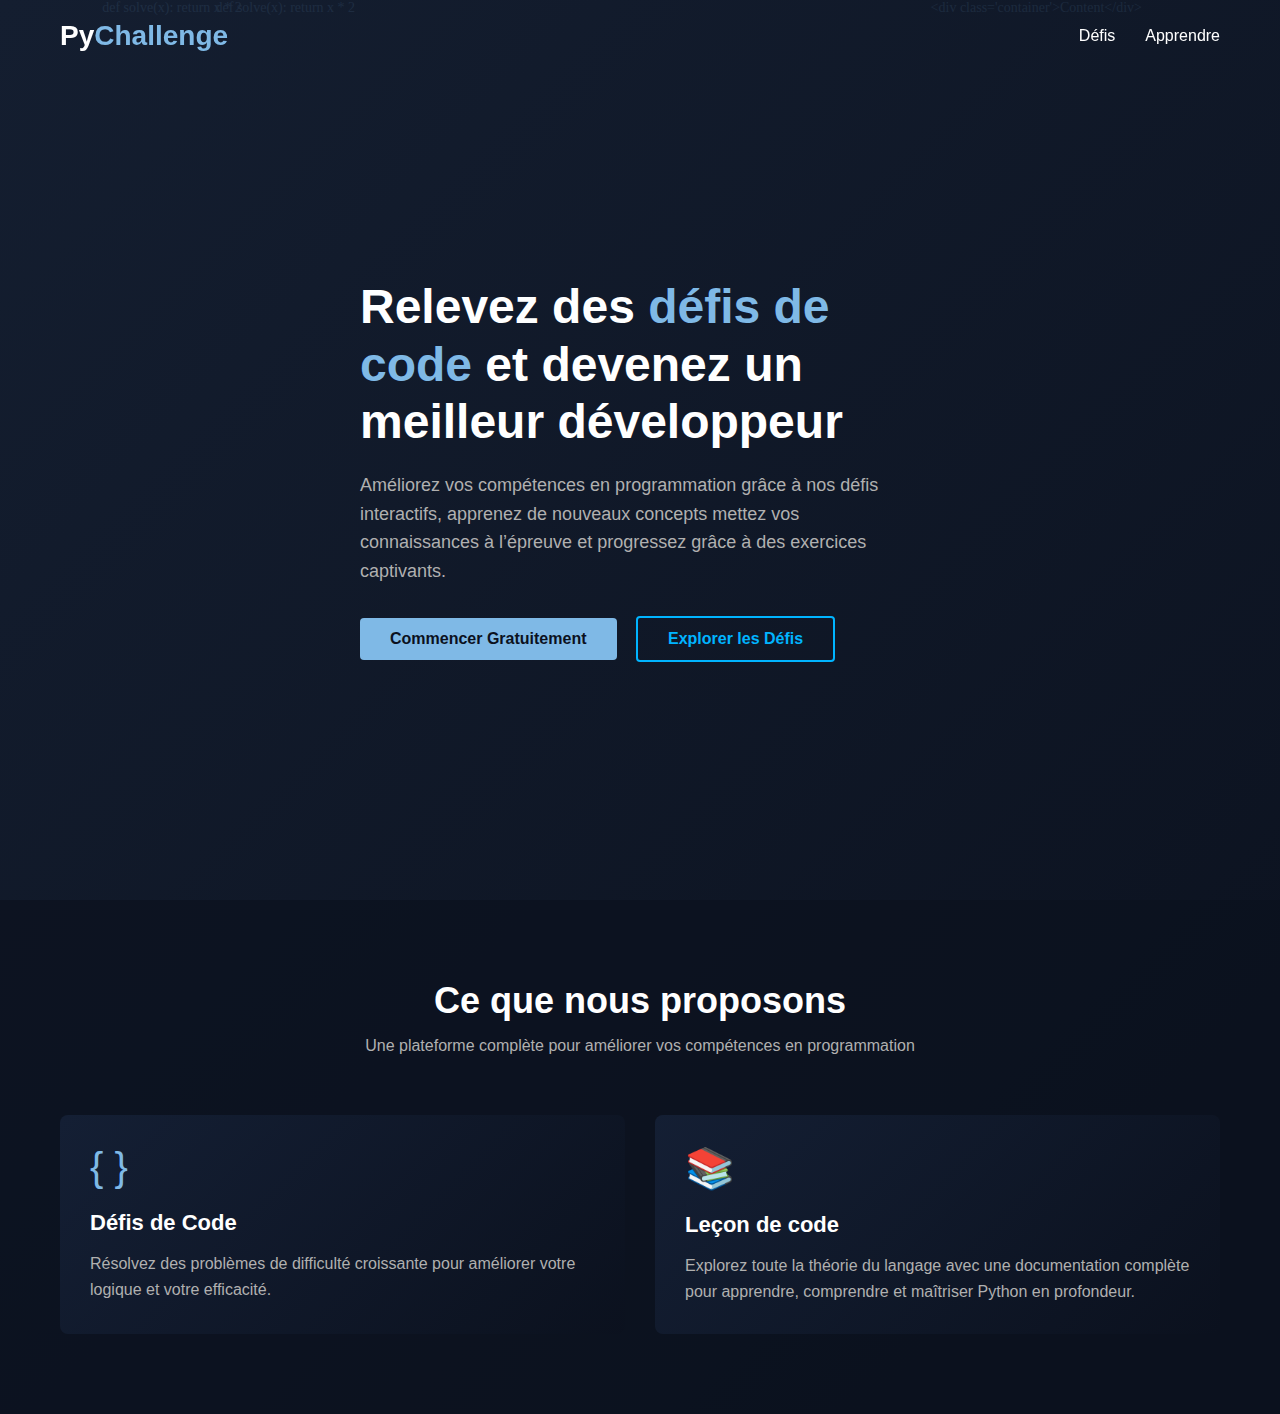
<file: index.html>
<!DOCTYPE html>
<html lang="fr">
<head>
    <meta charset="UTF-8">
    <meta name="viewport" content="width=device-width, initial-scale=1.0">
    <title>PyChallenge - Programmez. Apprenez. Jouez.</title>
    <link rel="stylesheet" href="styles/index.css">
</head>
<body>
    <header id="header">
        <div class="container navbar">
            <a href="#" class="logo">Py<span>Challenge</span></a>
            <ul class="nav-links">
                <li><a href="explorer.html">Défis</a></li>
                <li><a href="apprendre.html">Apprendre</a></li>
            </ul>
        </div>
    </header>

    <section class="hero">
        <div class="container hero-content">
            <h1>Relevez des <span>défis de code</span> et devenez un meilleur développeur</h1>
            <p>Améliorez vos compétences en programmation grâce à nos défis interactifs, apprenez de nouveaux concepts mettez vos connaissances à l’épreuve et progressez grâce à des exercices captivants.</p>
            <a href="defi.html" class="btn">Commencer Gratuitement</a>
            <a href="explorer.html" class="btn btn-secondary">Explorer les Défis</a>
        </div>
        <div class="bg-animation" id="bgAnimation"></div>
    </section>

    <section class="features">
        <div class="container">
            <div class="section-title">
                <h2>Ce que nous proposons</h2>
                <p>Une plateforme complète pour améliorer vos compétences en programmation</p>
            </div>
            <div class="feature-grid">
                <div class="feature-card">
                    <div class="feature-icon">{ }</div>
                    <h3>Défis de Code</h3>
                    <p>Résolvez des problèmes de difficulté croissante pour améliorer votre logique et votre efficacité.</p>
                </div>
                <div class="feature-card">
                    <div class="feature-icon">📚</div>
                    <h3>Leçon de code</h3>
                    <p>Explorez toute la théorie du langage avec une documentation complète pour apprendre, comprendre et maîtriser Python en profondeur.</p>
                </div>  
            </div>
        </div>
    </section>

    <script>
        // Effet de scroll
        window.addEventListener('scroll', function() {
            const header = document.getElementById('header');
            if (window.scrollY > 50) {
                header.classList.add('scrolled');
            } else {
                header.classList.remove('scrolled');
            }
        });

        // Code particules animation
        const codeSnippets = [
            "def solve(x): return x * 2",
            "for i in range(len(array)):",
            "result = [item.value for item in data]",
            "if condition: run_code()",
            "class Solution:\n    def __init__(self): pass",
            "filtered_array = [x for x in array if x > 0]",
            "while True:\n    game.next_turn()",
            "import os",
            "def quick_sort(arr): return arr",
            "print('Hello, world!')",
            "<div class='container'>Content</div>"
        ];

        function createCodeParticle() {
            const particle = document.createElement('div');
            particle.classList.add('code-particle');
            
            // Random code snippet
            const snippetIndex = Math.floor(Math.random() * codeSnippets.length);
            particle.innerText = codeSnippets[snippetIndex];
            
            // Random position
            const posX = Math.random() * window.innerWidth;
            particle.style.left = `${posX}px`;
            
            // Random speed 
            const duration = Math.random() * 20 + 10; // 10-30 seconds
            particle.style.animationDuration = `${duration}s`;
            
            // Ajouter à la div
            document.getElementById('bgAnimation').appendChild(particle);
            
            // retirer particule après animation
            setTimeout(() => {
                particle.remove();
            }, duration * 1000);
        }

        // Crée l'interval de particules 
        setInterval(createCodeParticle, 1000);
        
        // Crée des particules aléatoires
        for (let i = 0; i < 10; i++) {
            setTimeout(createCodeParticle, i * 300);
        }
    </script>
</body>
</html>
</file>
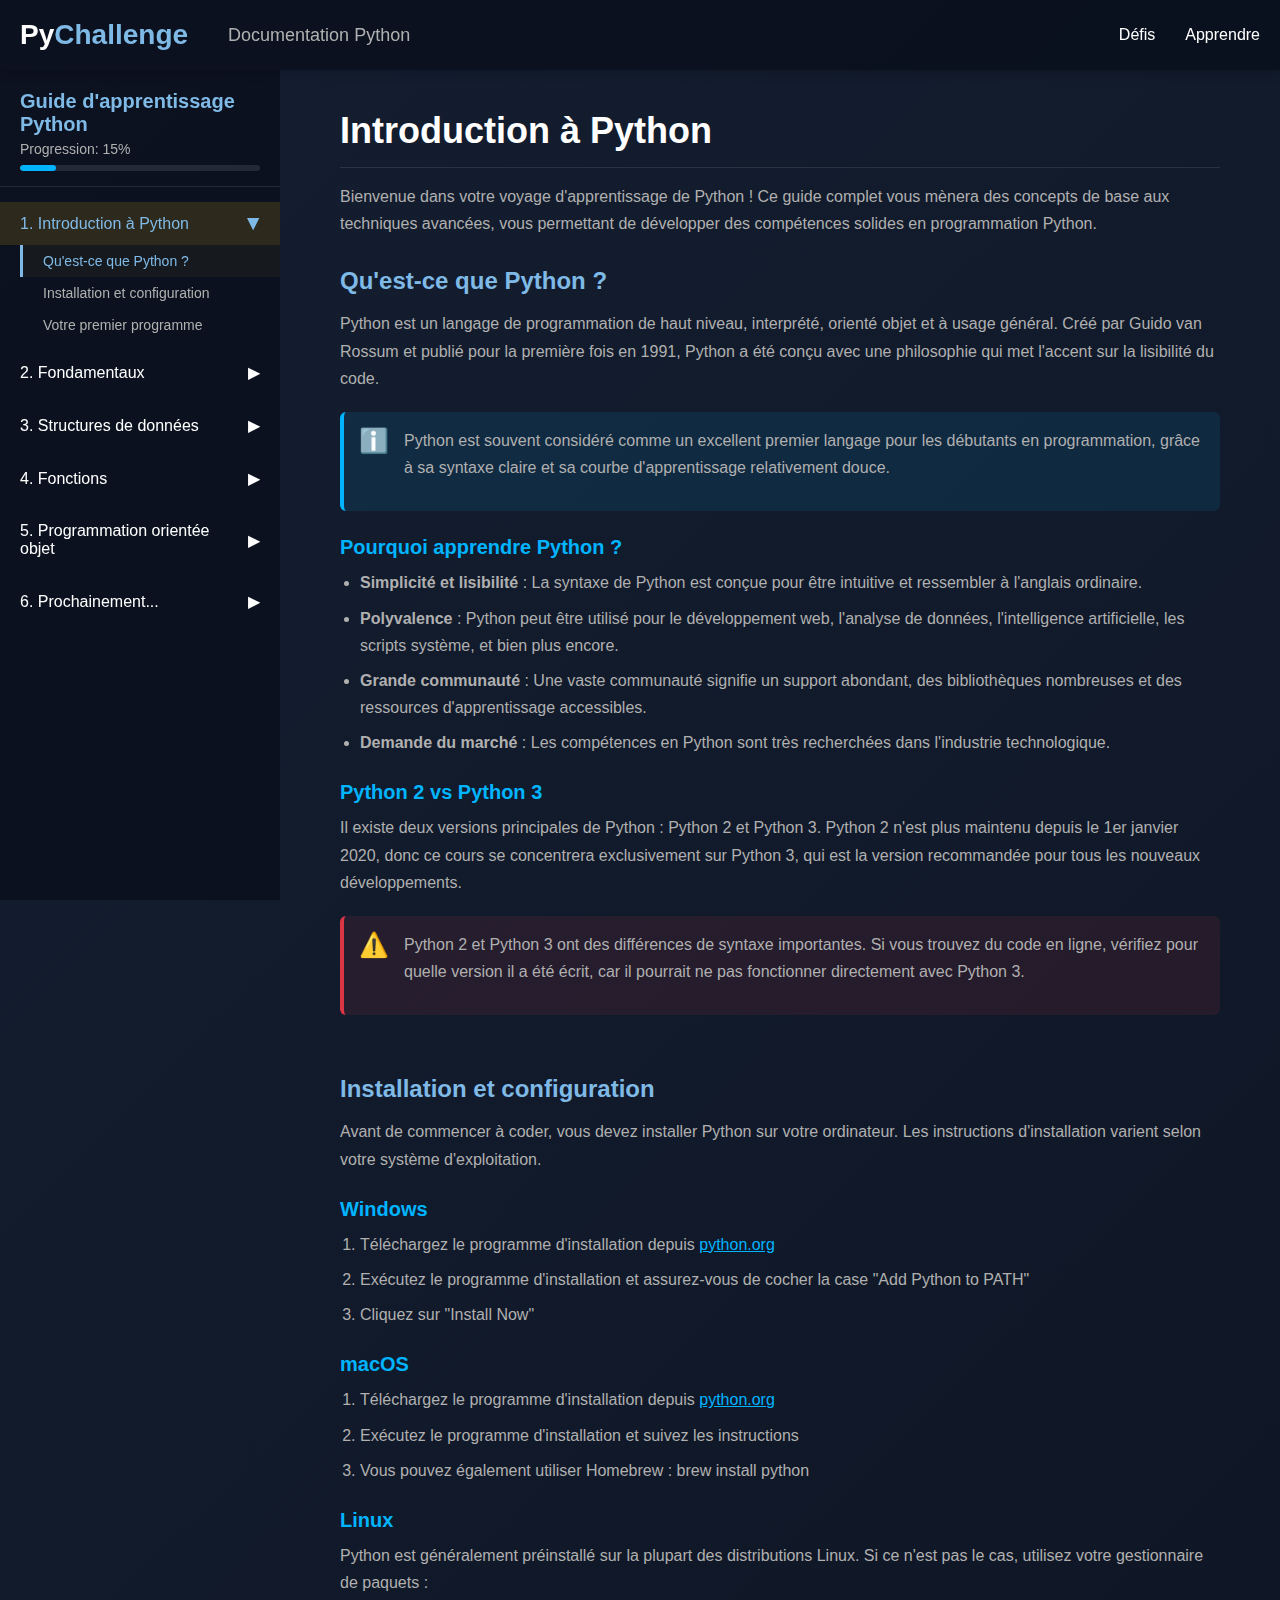
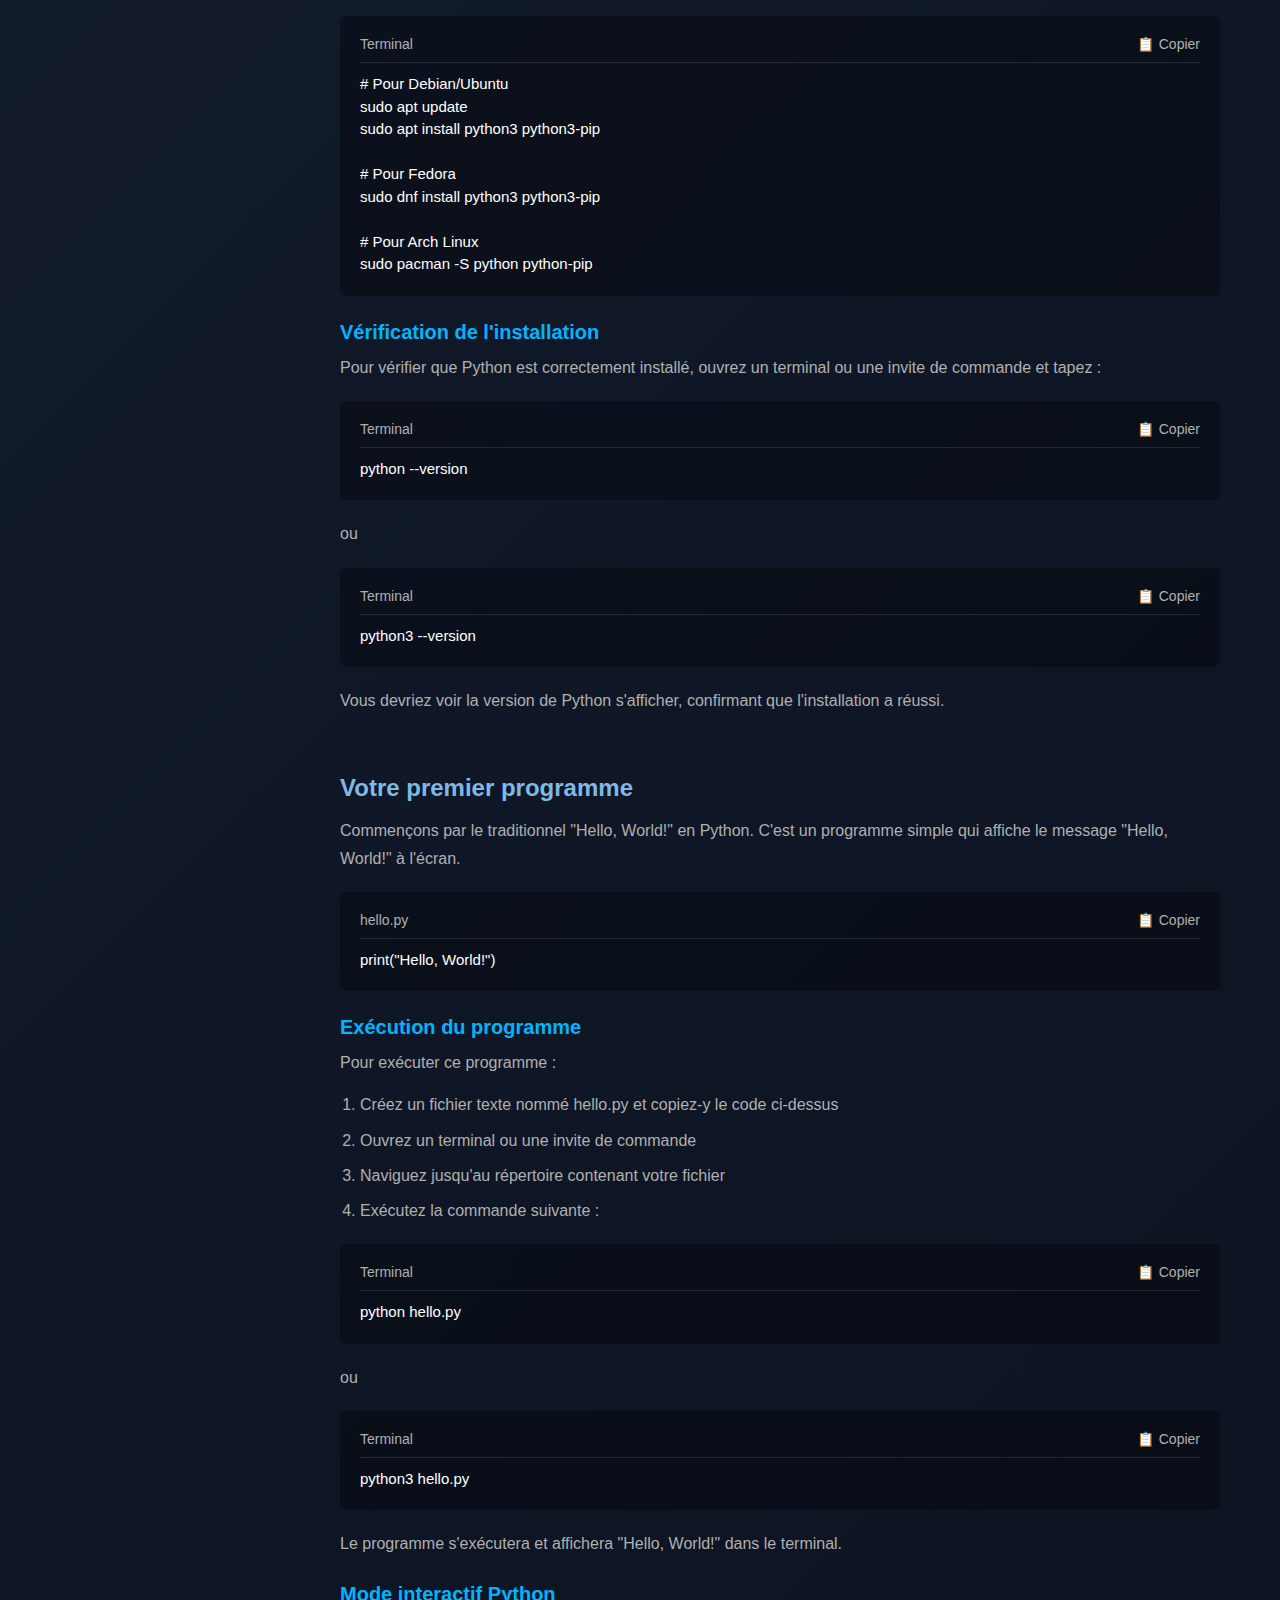
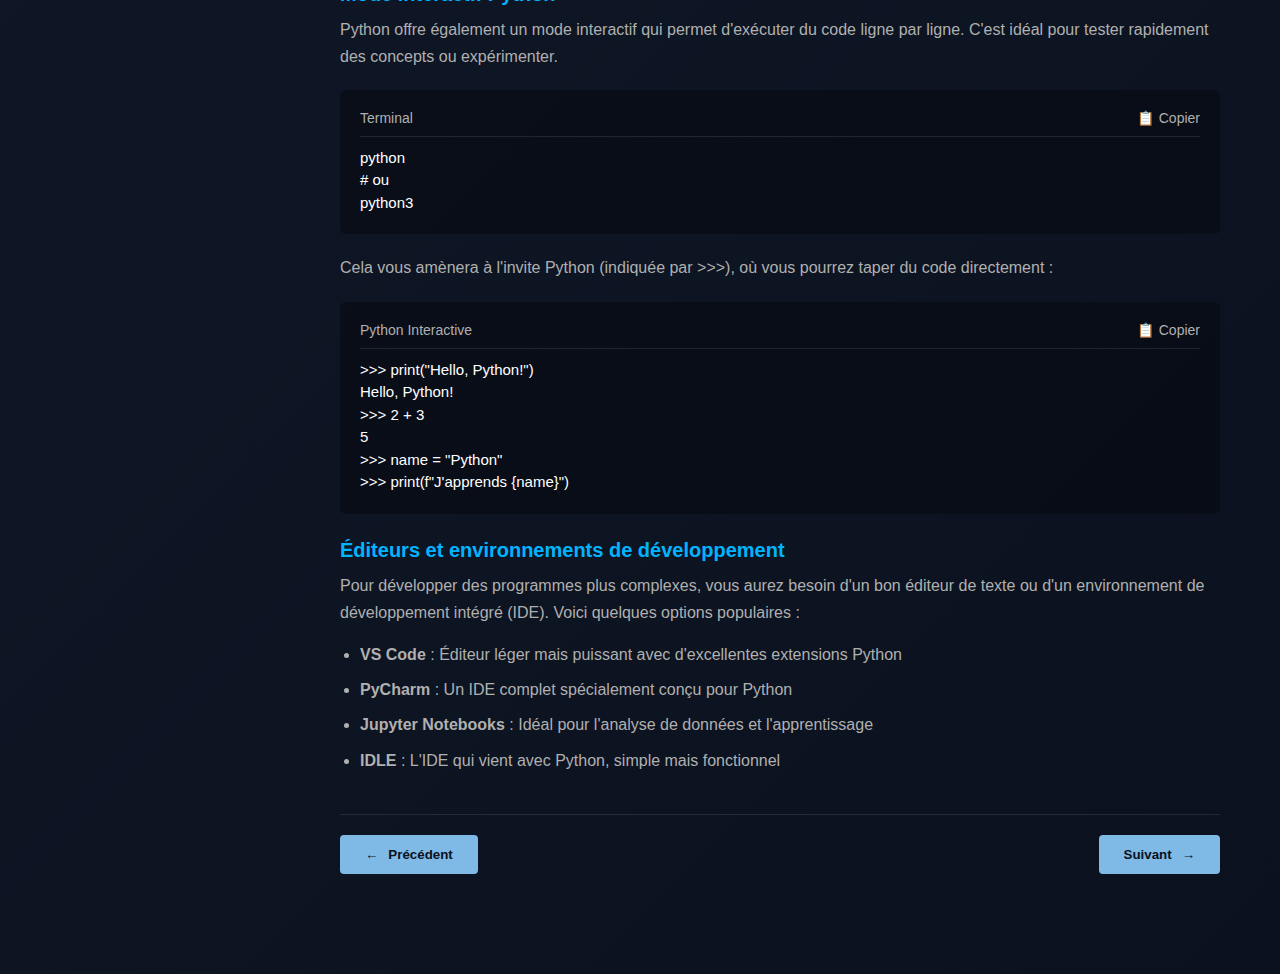
<file: apprendre.html>
<!DOCTYPE html>
<html lang="fr">

<head>
    <meta charset="UTF-8">
    <meta name="viewport" content="width=device-width, initial-scale=1.0">
    <title>PyChallenge - Documentation Python</title>
    <link rel="stylesheet" href="styles/apprendre.css">
</head>

<body>
    <header>
        <div class="navbar">
            <div style="display: flex; align-items: center;">
                <button class="mobile-toggle" id="mobileToggle">☰</button>
                <a href="index.html" class="logo">Py<span>Challenge</span></a>
                <div class="doc-title">Documentation Python</div>
            </div>
            <ul class="nav-links">
                <li><a href="explorer.html">Défis</a></li>
                <li><a href="">Apprendre</a></li>

            </ul>
        </div>
    </header>

    <div class="main-container">
        <aside class="sidebar" id="sidebar">
            <div class="toc-header">
                <h2 class="toc-title">Guide d'apprentissage Python</h2>
                <div class="progress-info">Progression: 15%</div>
                <div class="progress-bar">
                    <div class="progress-fill"></div>
                </div>
            </div>

            <ul class="chapter-list">
                <li class="chapter expanded">
                    <button class="chapter-button active">
                        <span>1. Introduction à Python</span>
                        <span class="icon">▶</span>
                    </button>
                    <ul class="section-list">
                        <li><a href="#intro" class="section-link active">Qu'est-ce que Python ?</a></li>
                        <li><a href="#installation" class="section-link">Installation et configuration</a></li>
                        <li><a href="#first-program" class="section-link">Votre premier programme</a></li>
                    </ul>
                </li>

                <li class="chapter">
                    <button class="chapter-button">
                        <span>2. Fondamentaux</span>
                        <span class="icon">▶</span>
                    </button>
                    <ul class="section-list">
                        <li><a href="chapitre2.html#variables" class="section-link">Variables et types de données</a>
                        </li>
                        <li><a href="chapitre2.html#operators" class="section-link">Opérateurs</a></li>
                        <li><a href="chapitre2.html#conditions" class="section-link">Structures conditionnelles</a></li>
                        <li><a href="chapitre2.html#loops" class="section-link">Boucles</a></li>
                    </ul>
                </li>

                <li class="chapter">
                    <button class="chapter-button">
                        <span>3. Structures de données</span>
                        <span class="icon">▶</span>
                    </button>
                    <ul class="section-list">
                        <li><a href="chapitre3.html#lists" class="section-link active">Listes</a></li>
                        <li><a href="chapitre3.html#tuples" class="section-link">Tuples</a></li>
                        <li><a href="chapitre3.html#dictionaries" class="section-link">Dictionnaires</a></li>
                        <li><a href="chapitre3.html#sets" class="section-link">Ensembles</a></li>
                    </ul>
                </li>

                <li class="chapter">
                    <button class="chapter-button">
                        <span>4. Fonctions</span>
                        <span class="icon">▶</span>
                    </button>
                    <ul class="section-list">
                        <li><a href="chapitre4.html#definir-fonctions" class="section-link active">Définir des
                                fonctions</a></li>
                        <li><a href="chapitre4.html#arguments-retour" class="section-link">Arguments et retour</a></li>
                        <li><a href="chapitre4.html#portee-variables" class="section-link">Portée des variables</a></li>
                        <li><a href="chapitre4.html#fonctions-lambda" class="section-link">Fonctions lambda</a></li>
                    </ul>
                </li>

                <li class="chapter">
                    <button class="chapter-button">
                        <span>5. Programmation orientée objet</span>
                        <span class="icon">▶</span>
                    </button>
                    <ul class="section-list">
                        <li><a href="chapitre5.html#classes-objets" class="section-link active">Classes et objets</a>
                        </li>
                        <li><a href="chapitre5.html#attributs-methodes" class="section-link">Attributs et méthodes</a>
                        </li>
                        <li><a href="chapitre5.html#heritage" class="section-link">Héritage</a></li>
                        <li><a href="chapitre5.html#polymorphisme" class="section-link">Polymorphisme</a></li>
                    </ul>
                </li>

                <li class="chapter">
                    <button class="chapter-button">
                        <span>6. Prochainement...</span>
                        <span class="icon">▶</span>
                    </button>
                    <ul class="section-list">
                        <li><a href="prochainement.html" class="section-link">Prochainement...</a></li>
                    </ul>
                </li>


            </ul>
        </aside>

        <main class="content">
            <section class="doc-section" id="intro">
                <h1>Introduction à Python</h1>
                <p>Bienvenue dans votre voyage d'apprentissage de Python ! Ce guide complet vous mènera des concepts de
                    base aux techniques avancées, vous permettant de développer des compétences solides en programmation
                    Python.</p>

                <h2>Qu'est-ce que Python ?</h2>
                <p>Python est un langage de programmation de haut niveau, interprété, orienté objet et à usage général.
                    Créé par Guido van Rossum et publié pour la première fois en 1991, Python a été conçu avec une
                    philosophie qui met l'accent sur la lisibilité du code.</p>

                <div class="note-box">
                    <div class="box-icon">ℹ️</div>
                    <div>
                        <p>Python est souvent considéré comme un excellent premier langage pour les débutants en
                            programmation, grâce à sa syntaxe claire et sa courbe d'apprentissage relativement douce.
                        </p>
                    </div>
                </div>

                <h3>Pourquoi apprendre Python ?</h3>
                <ul>
                    <li><strong>Simplicité et lisibilité</strong> : La syntaxe de Python est conçue pour être intuitive
                        et ressembler à l'anglais ordinaire.</li>
                    <li><strong>Polyvalence</strong> : Python peut être utilisé pour le développement web, l'analyse de
                        données, l'intelligence artificielle, les scripts système, et bien plus encore.</li>
                    <li><strong>Grande communauté</strong> : Une vaste communauté signifie un support abondant, des
                        bibliothèques nombreuses et des ressources d'apprentissage accessibles.</li>
                    <li><strong>Demande du marché</strong> : Les compétences en Python sont très recherchées dans
                        l'industrie technologique.</li>
                </ul>

                <h3>Python 2 vs Python 3</h3>
                <p>Il existe deux versions principales de Python : Python 2 et Python 3. Python 2 n'est plus maintenu
                    depuis le 1er janvier 2020, donc ce cours se concentrera exclusivement sur Python 3, qui est la
                    version recommandée pour tous les nouveaux développements.</p>

                <div class="warning-box">
                    <div class="box-icon">⚠️</div>
                    <div>
                        <p>Python 2 et Python 3 ont des différences de syntaxe importantes. Si vous trouvez du code en
                            ligne, vérifiez pour quelle version il a été écrit, car il pourrait ne pas fonctionner
                            directement avec Python 3.</p>
                    </div>
                </div>
            </section>

            <section class="doc-section" id="installation">
                <h2>Installation et configuration</h2>
                <p>Avant de commencer à coder, vous devez installer Python sur votre ordinateur. Les instructions
                    d'installation varient selon votre système d'exploitation.</p>

                <h3>Windows</h3>
                <ol>
                    <li>Téléchargez le programme d'installation depuis <a href="https://www.python.org/downloads/"
                            style="color: var(--secondary-color);">python.org</a></li>
                    <li>Exécutez le programme d'installation et assurez-vous de cocher la case "Add Python to PATH"</li>
                    <li>Cliquez sur "Install Now"</li>
                </ol>

                <h3>macOS</h3>
                <ol>
                    <li>Téléchargez le programme d'installation depuis <a href="https://www.python.org/downloads/"
                            style="color: var(--secondary-color);">python.org</a></li>
                    <li>Exécutez le programme d'installation et suivez les instructions</li>
                    <li>Vous pouvez également utiliser Homebrew : <code>brew install python</code></li>
                </ol>

                <h3>Linux</h3>
                <p>Python est généralement préinstallé sur la plupart des distributions Linux. Si ce n'est pas le cas,
                    utilisez votre gestionnaire de paquets :</p>

                <div class="code-block">
                    <div class="code-header">
                        <span class="code-title">Terminal</span>
                        <button class="copy-button"><span class="icon">📋</span> Copier</button>
                    </div>
                    <div class="copy-message">Copié !</div>
                    <pre><code># Pour Debian/Ubuntu
sudo apt update
sudo apt install python3 python3-pip

# Pour Fedora
sudo dnf install python3 python3-pip

# Pour Arch Linux
sudo pacman -S python python-pip</code></pre>
                </div>

                <h3>Vérification de l'installation</h3>
                <p>Pour vérifier que Python est correctement installé, ouvrez un terminal ou une invite de commande et
                    tapez :</p>

                <div class="code-block">
                    <div class="code-header">
                        <span class="code-title">Terminal</span>
                        <button class="copy-button"><span class="icon">📋</span> Copier</button>
                    </div>
                    <div class="copy-message">Copié !</div>
                    <pre><code>python --version</code></pre>
                </div>

                <p>ou</p>

                <div class="code-block">
                    <div class="code-header">
                        <span class="code-title">Terminal</span>
                        <button class="copy-button"><span class="icon">📋</span> Copier</button>
                    </div>
                    <div class="copy-message">Copié !</div>
                    <pre><code>python3 --version</code></pre>
                </div>

                <p>Vous devriez voir la version de Python s'afficher, confirmant que l'installation a réussi.</p>
            </section>

            <section class="doc-section" id="first-program">
                <h2>Votre premier programme</h2>
                <p>Commençons par le traditionnel "Hello, World!" en Python. C'est un programme simple qui affiche le
                    message "Hello, World!" à l'écran.</p>

                <div class="code-block">
                    <div class="code-header">
                        <span class="code-title">hello.py</span>
                        <button class="copy-button"><span class="icon">📋</span> Copier</button>
                    </div>
                    <div class="copy-message">Copié !</div>
                    <pre><code>print("Hello, World!")</code></pre>
                </div>

                <h3>Exécution du programme</h3>
                <p>Pour exécuter ce programme :</p>
                <ol>
                    <li>Créez un fichier texte nommé <code>hello.py</code> et copiez-y le code ci-dessus</li>
                    <li>Ouvrez un terminal ou une invite de commande</li>
                    <li>Naviguez jusqu'au répertoire contenant votre fichier</li>
                    <li>Exécutez la commande suivante :</li>
                </ol>

                <div class="code-block">
                    <div class="code-header">
                        <span class="code-title">Terminal</span>
                        <button class="copy-button"><span class="icon">📋</span> Copier</button>
                    </div>
                    <div class="copy-message">Copié !</div>
                    <pre><code>python hello.py</code></pre>
                </div>

                <p>ou</p>

                <div class="code-block">
                    <div class="code-header">
                        <span class="code-title">Terminal</span>
                        <button class="copy-button"><span class="icon">📋</span> Copier</button>
                    </div>
                    <div class="copy-message">Copié !</div>
                    <pre><code>python3 hello.py</code></pre>
                </div>

                <p>Le programme s'exécutera et affichera "Hello, World!" dans le terminal.</p>

                <h3>Mode interactif Python</h3>
                <p>Python offre également un mode interactif qui permet d'exécuter du code ligne par ligne. C'est idéal
                    pour tester rapidement des concepts ou expérimenter.</p>

                <div class="code-block">
                    <div class="code-header">
                        <span class="code-title">Terminal</span>
                        <button class="copy-button"><span class="icon">📋</span> Copier</button>
                    </div>
                    <div class="copy-message">Copié !</div>
                    <pre><code>python
# ou
python3</code></pre>
                </div>

                <p>Cela vous amènera à l'invite Python (indiquée par >>>), où vous pourrez taper du code directement :
                </p>

                <div class="code-block">
                    <div class="code-header">
                        <span class="code-title">Python Interactive</span>
                        <button class="copy-button"><span class="icon">📋</span> Copier</button>
                    </div>
                    <div class="copy-message">Copié !</div>
                    <pre><code>>>> print("Hello, Python!")
Hello, Python!
>>> 2 + 3
5
>>> name = "Python"
>>> print(f"J'apprends {name}")</code></pre>
                </div>


                <h3>Éditeurs et environnements de développement</h3>
                <p>Pour développer des programmes plus complexes, vous aurez besoin d'un bon éditeur de texte ou d'un
                    environnement de développement intégré (IDE). Voici quelques options populaires :</p>

                <ul>
                    <li><strong>VS Code</strong> : Éditeur léger mais puissant avec d'excellentes extensions Python</li>
                    <li><strong>PyCharm</strong> : Un IDE complet spécialement conçu pour Python</li>
                    <li><strong>Jupyter Notebooks</strong> : Idéal pour l'analyse de données et l'apprentissage</li>
                    <li><strong>IDLE</strong> : L'IDE qui vient avec Python, simple mais fonctionnel</li>
                </ul>

                <div class="navigation-buttons">
                    <button class="nav-button prev"><span class="icon">←</span> Précédent</button>
                    <button class="nav-button next" onclick="location.href='chapitre2.html'">Suivant <span
                            class="icon">→</span></button>
                </div>
            </section>
        </main>
    </div>

    <script>
        // Menu mobile toggle
        document.getElementById('mobileToggle').addEventListener('click', function () {
            document.getElementById('sidebar').classList.toggle('active');
        });

        // Chapter expand/collapse 
        document.querySelectorAll('.chapter-button').forEach(button => {
            button.addEventListener('click', function () {
                const chapter = this.parentElement;
                chapter.classList.toggle('expanded');
            });
        });

        // Bouton copier 
        document.querySelectorAll('.copy-button').forEach(button => {
            button.addEventListener('click', function () {
                const codeBlock = this.closest('.code-block');
                const code = codeBlock.querySelector('pre').textContent;

                navigator.clipboard.writeText(code).then(() => {
                    const message = codeBlock.querySelector('.copy-message');
                    message.style.opacity = '1';

                    setTimeout(() => {
                        message.style.opacity = '0';
                    }, 2000);

                });
            });
        });
</script>
</body>
</html>
</file>
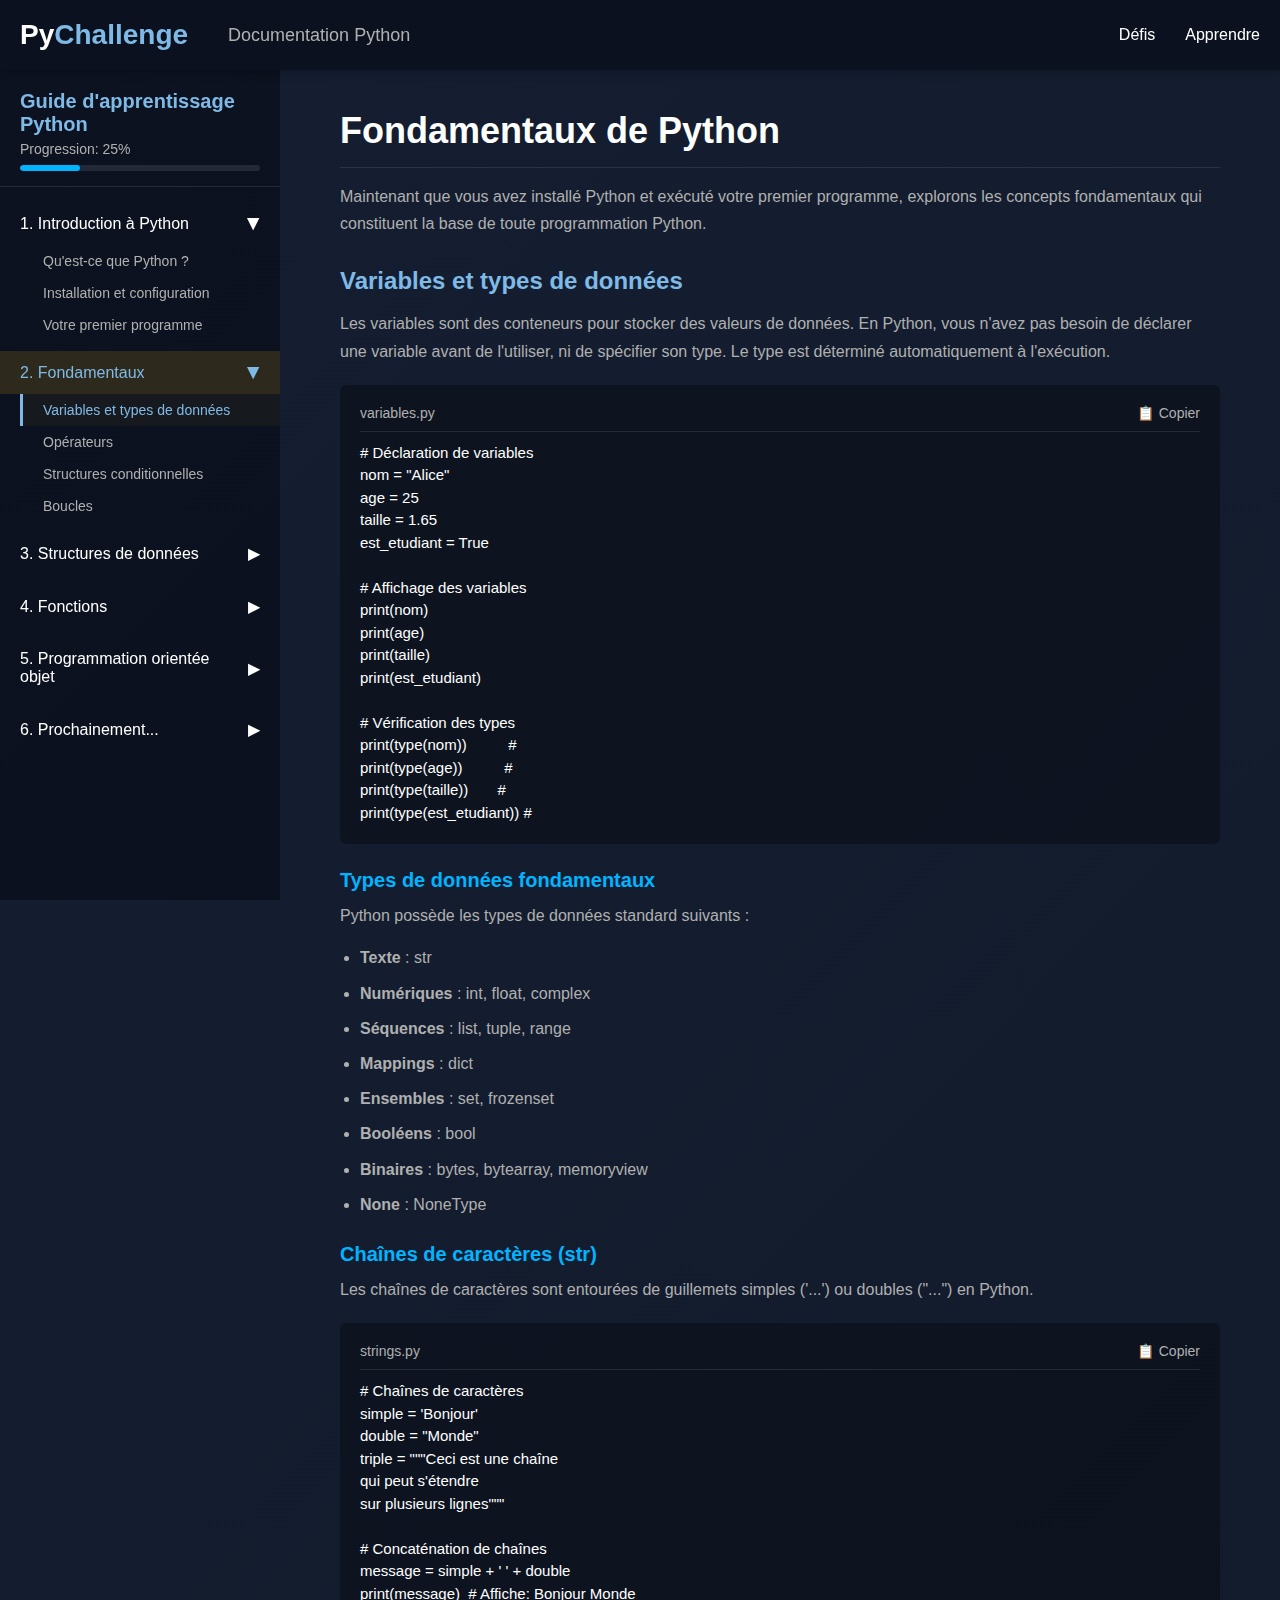
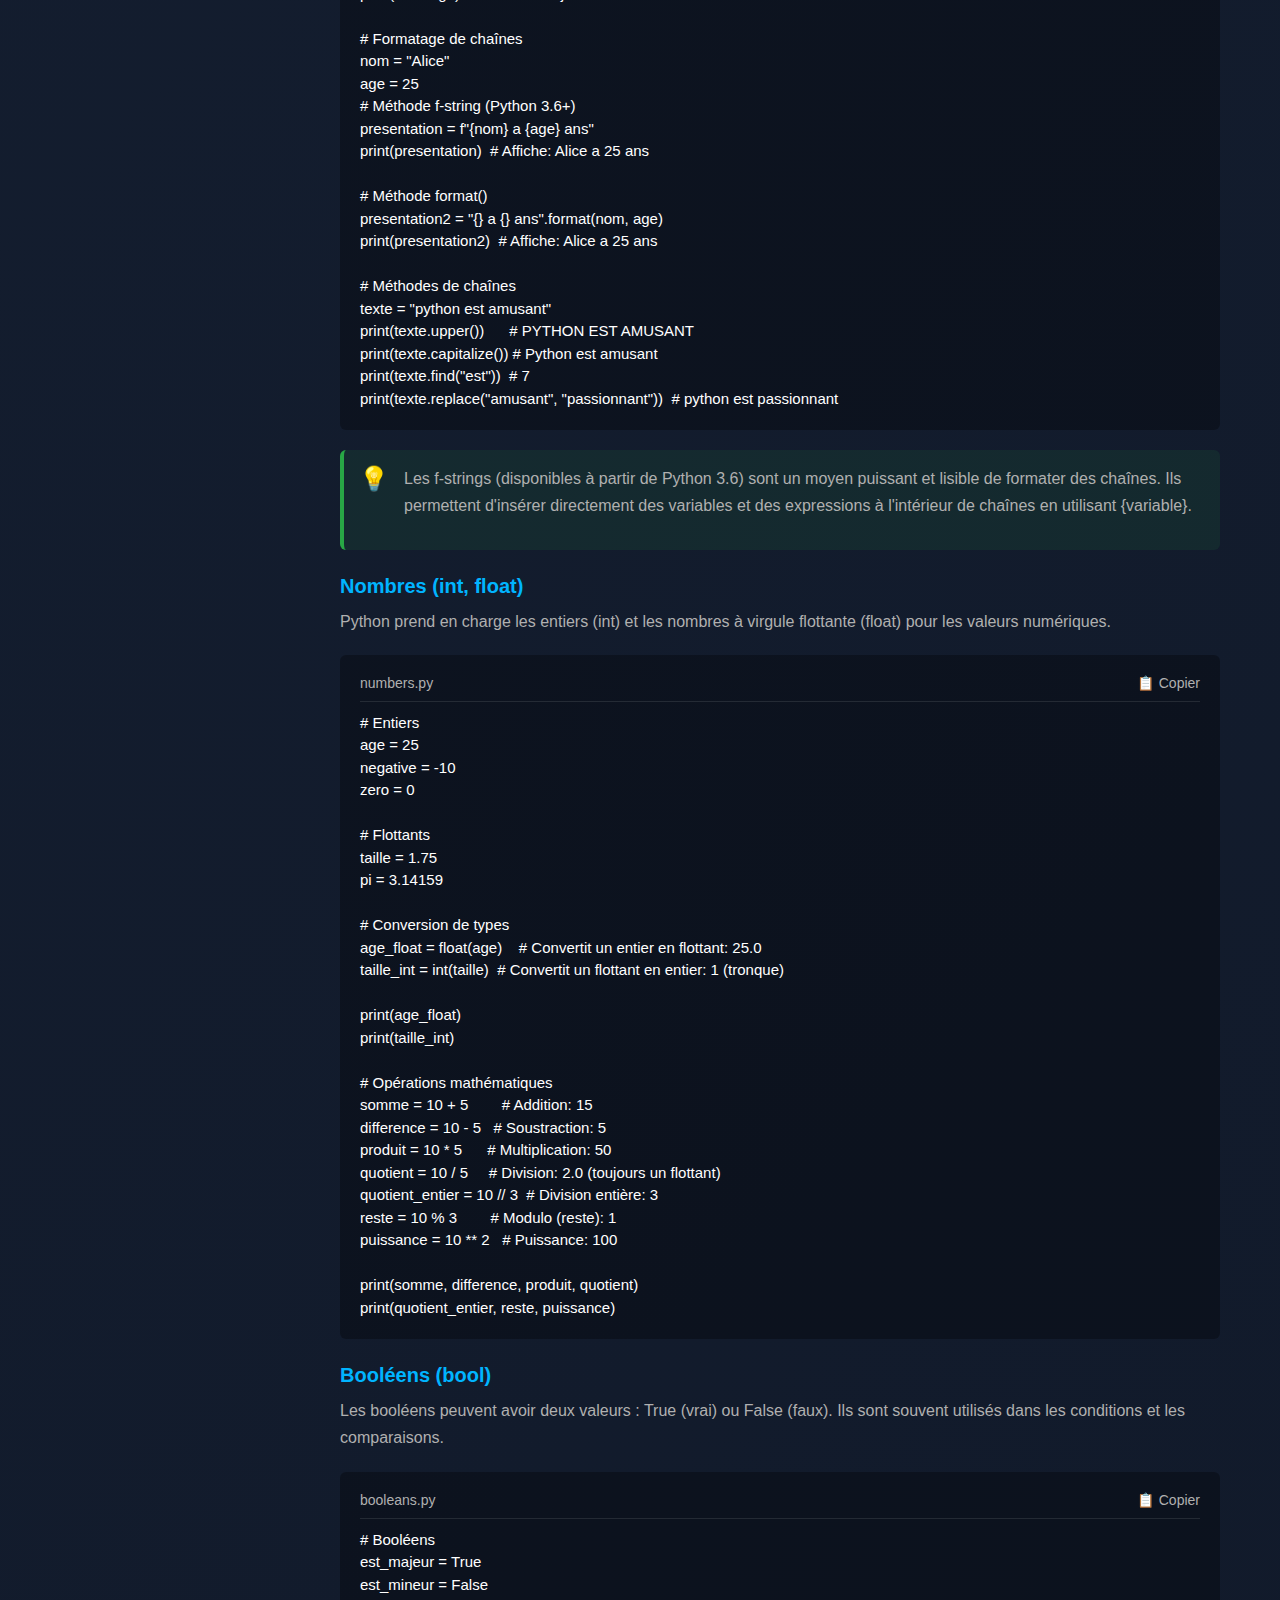
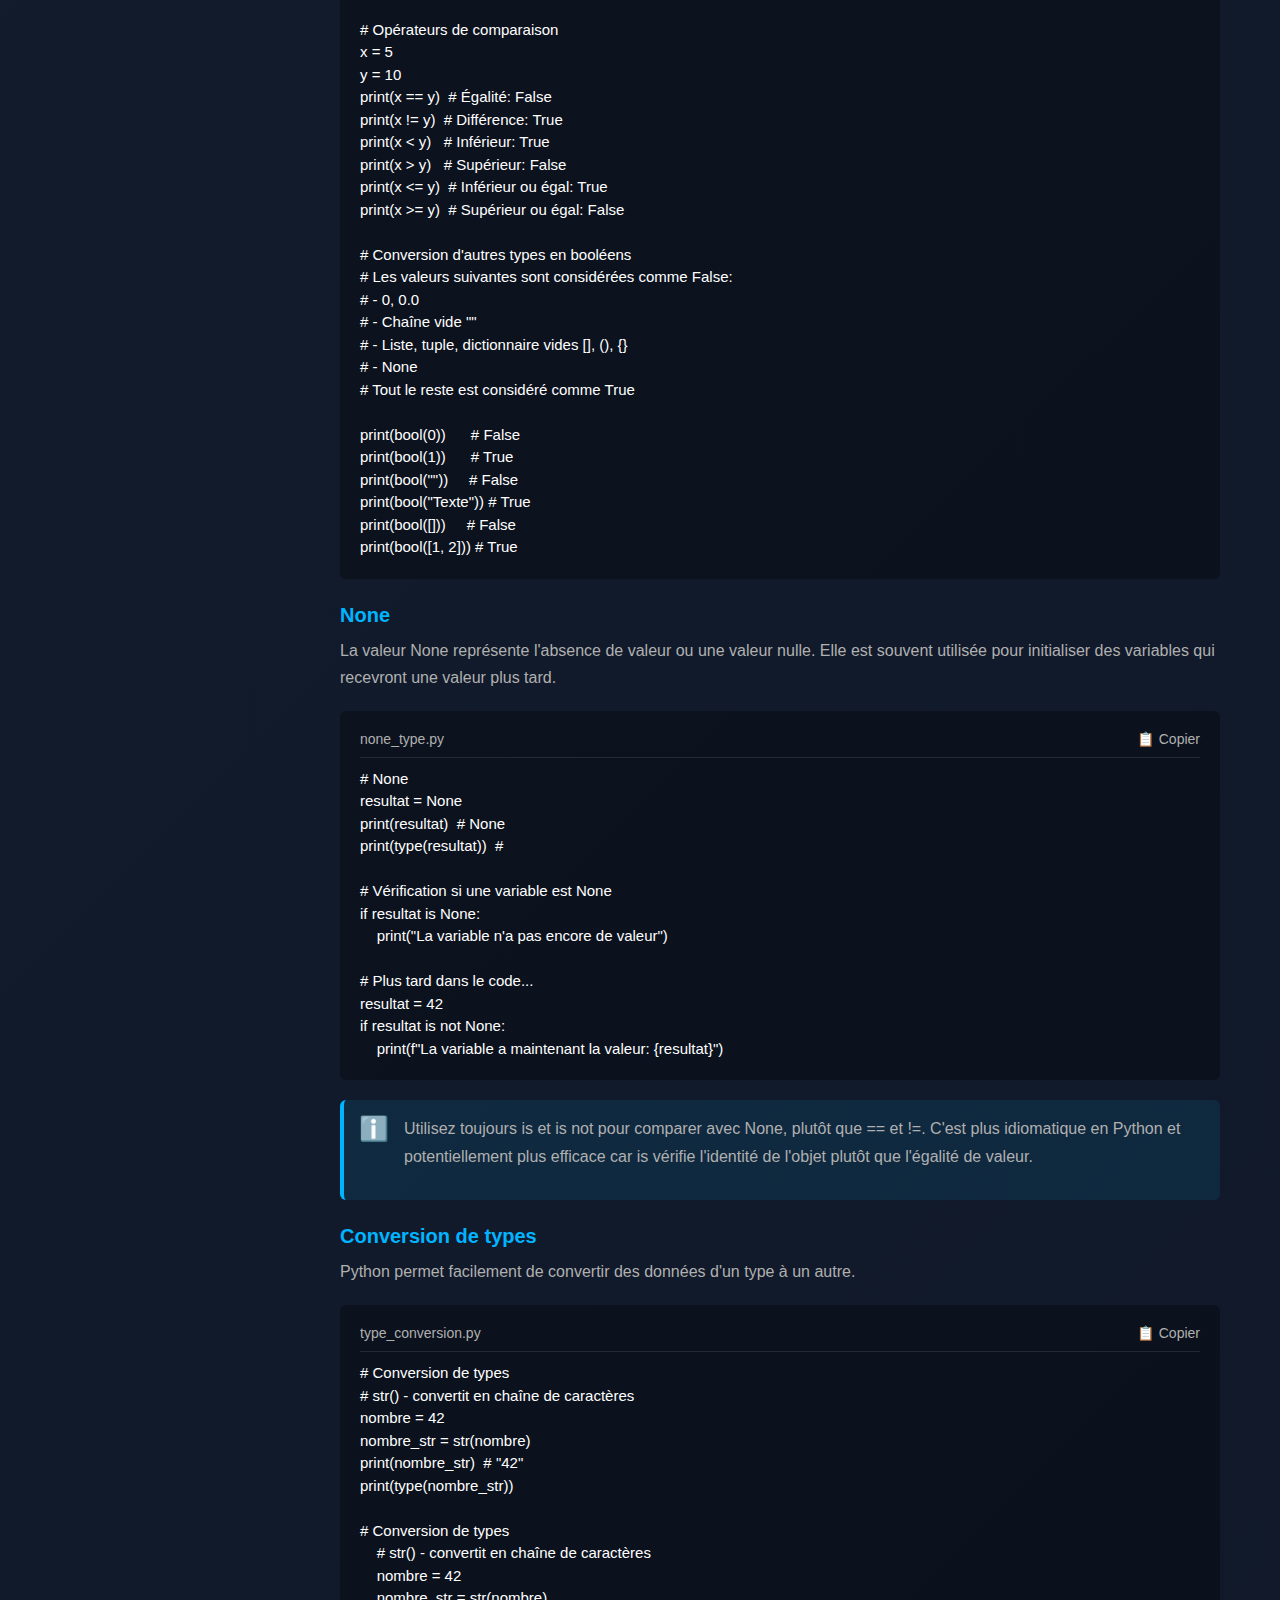
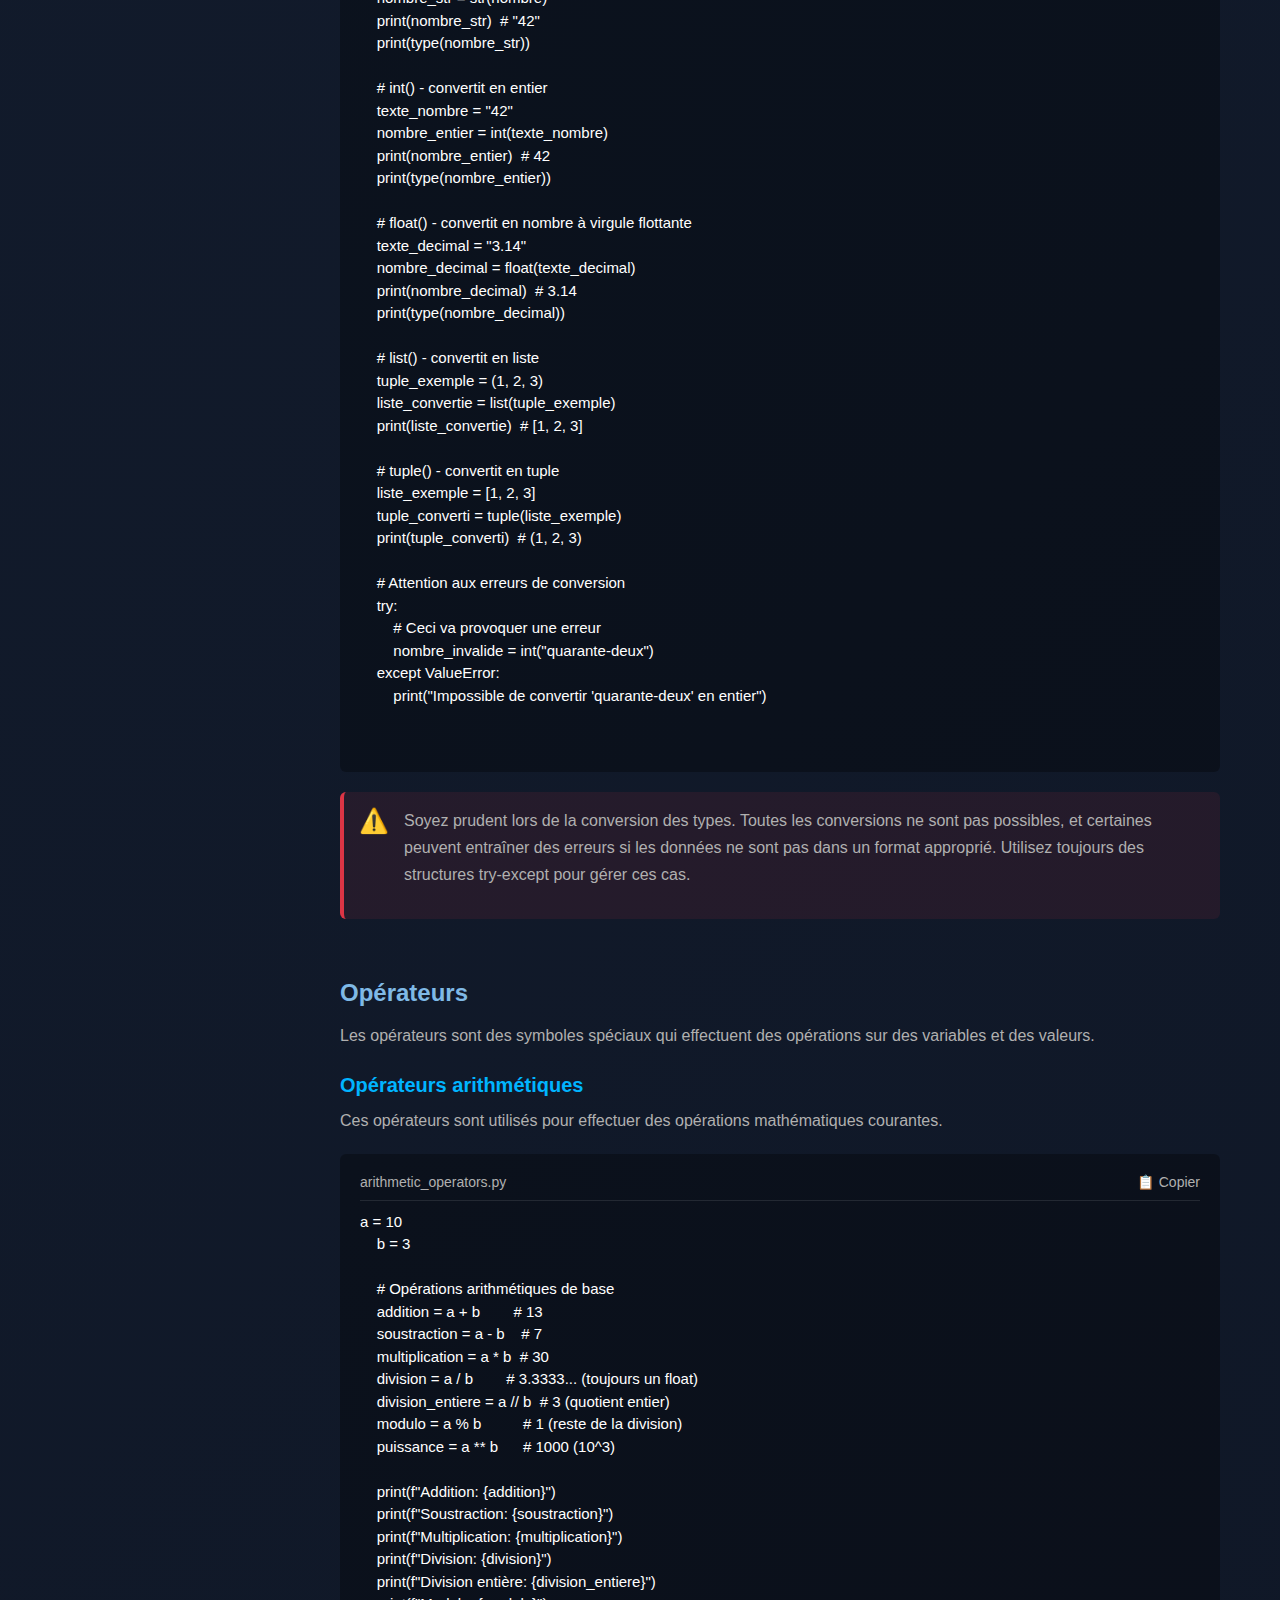
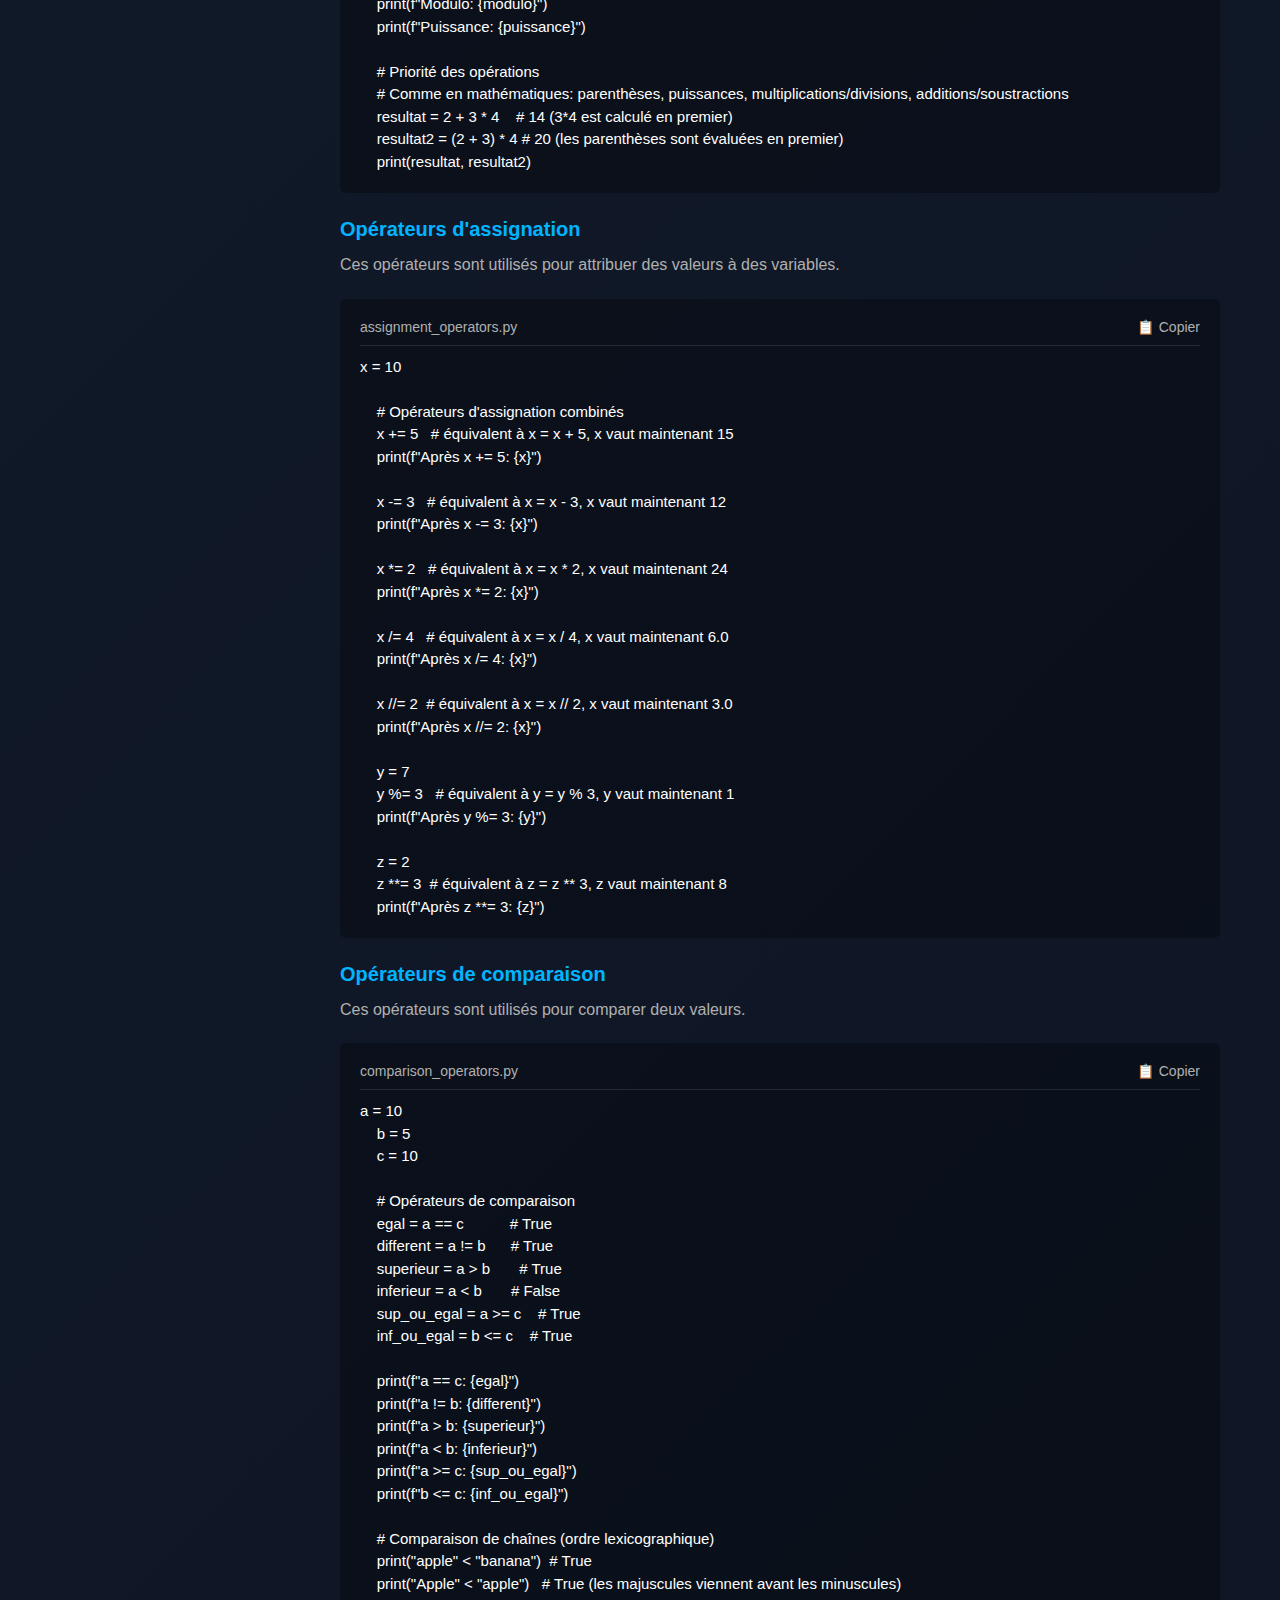
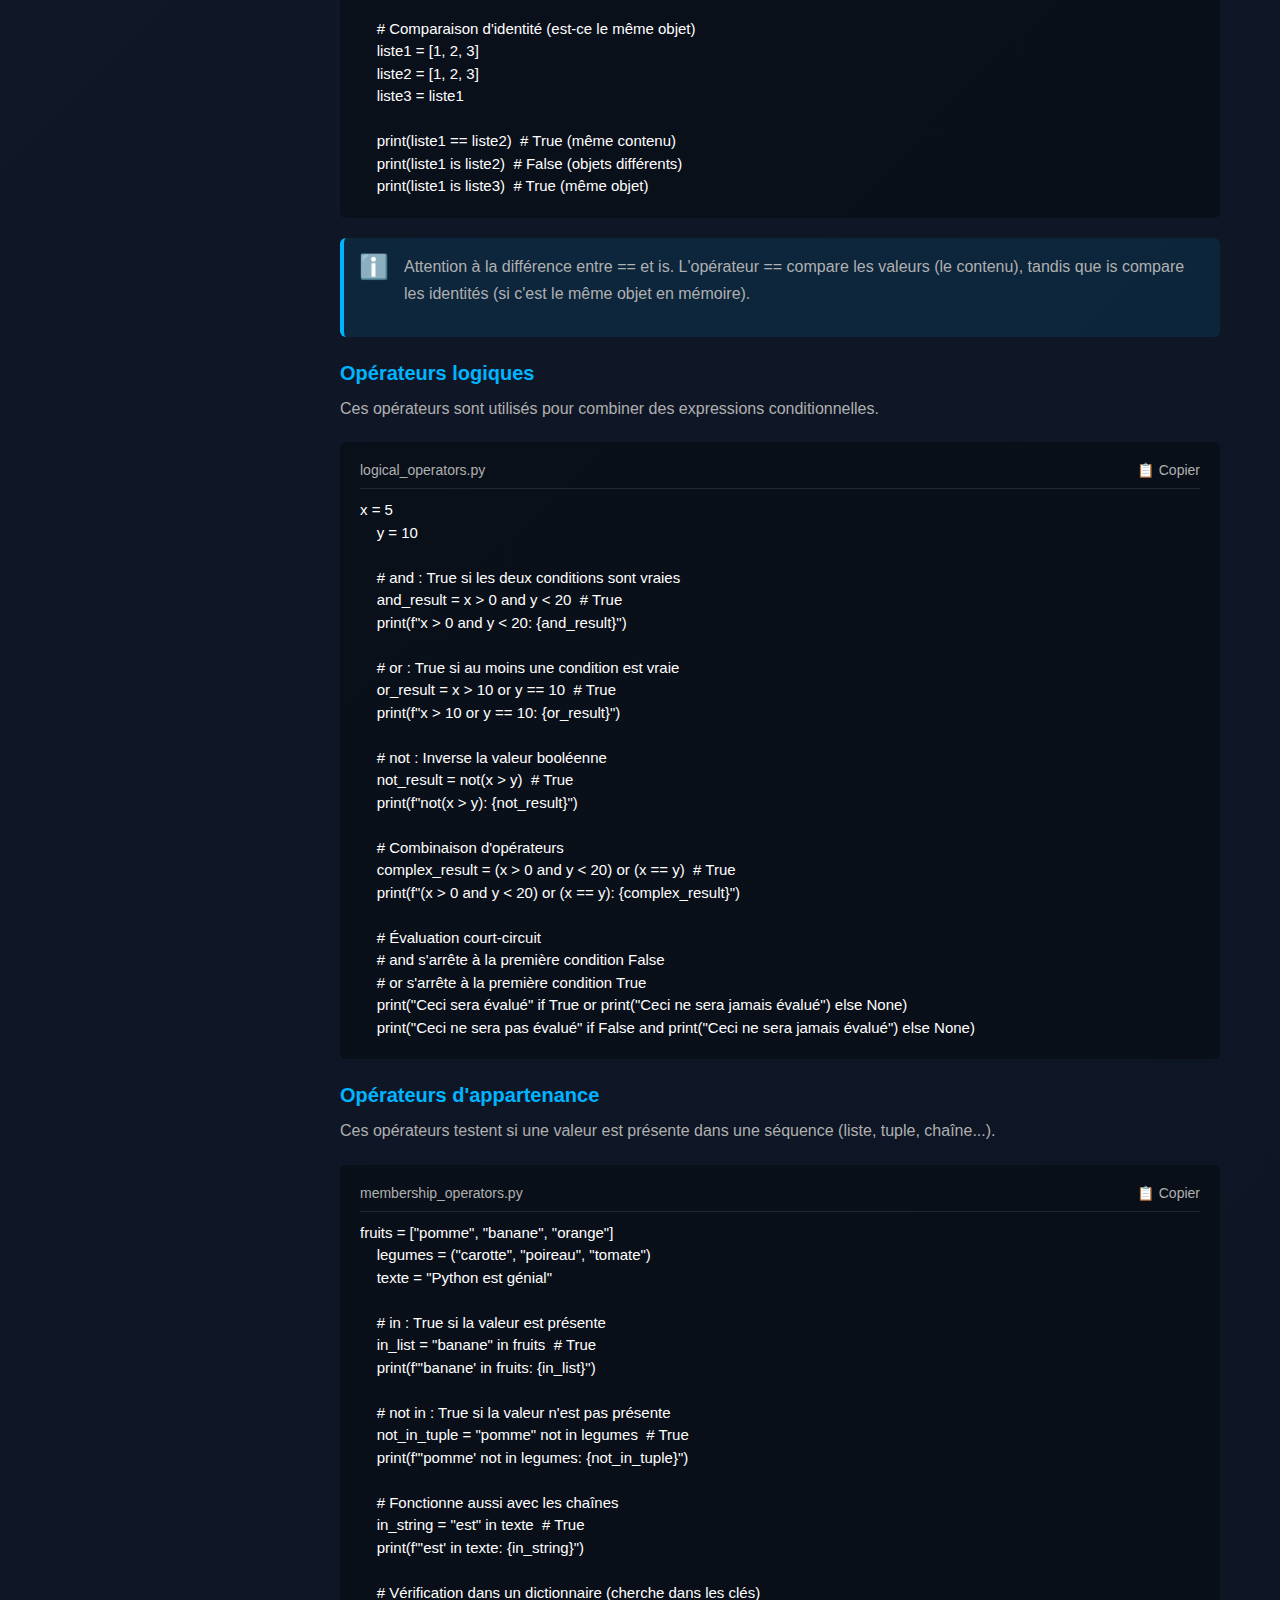
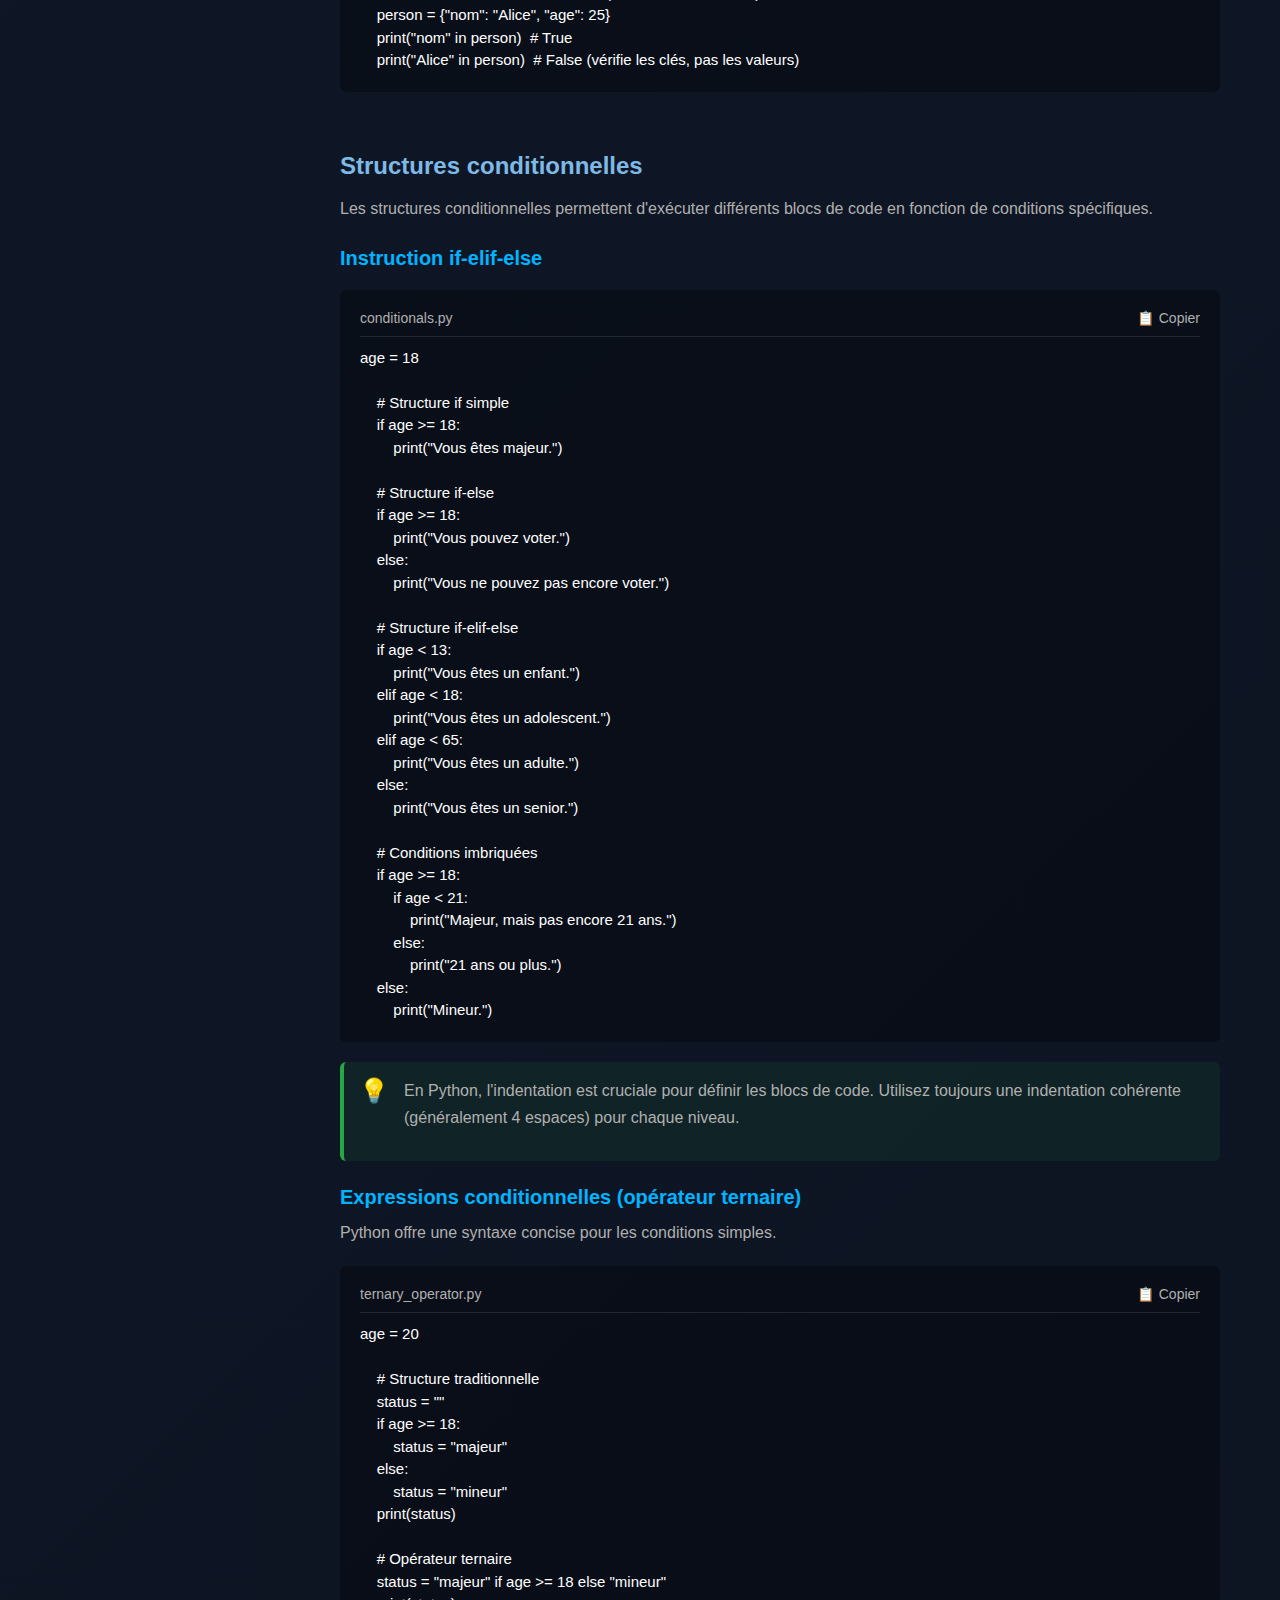
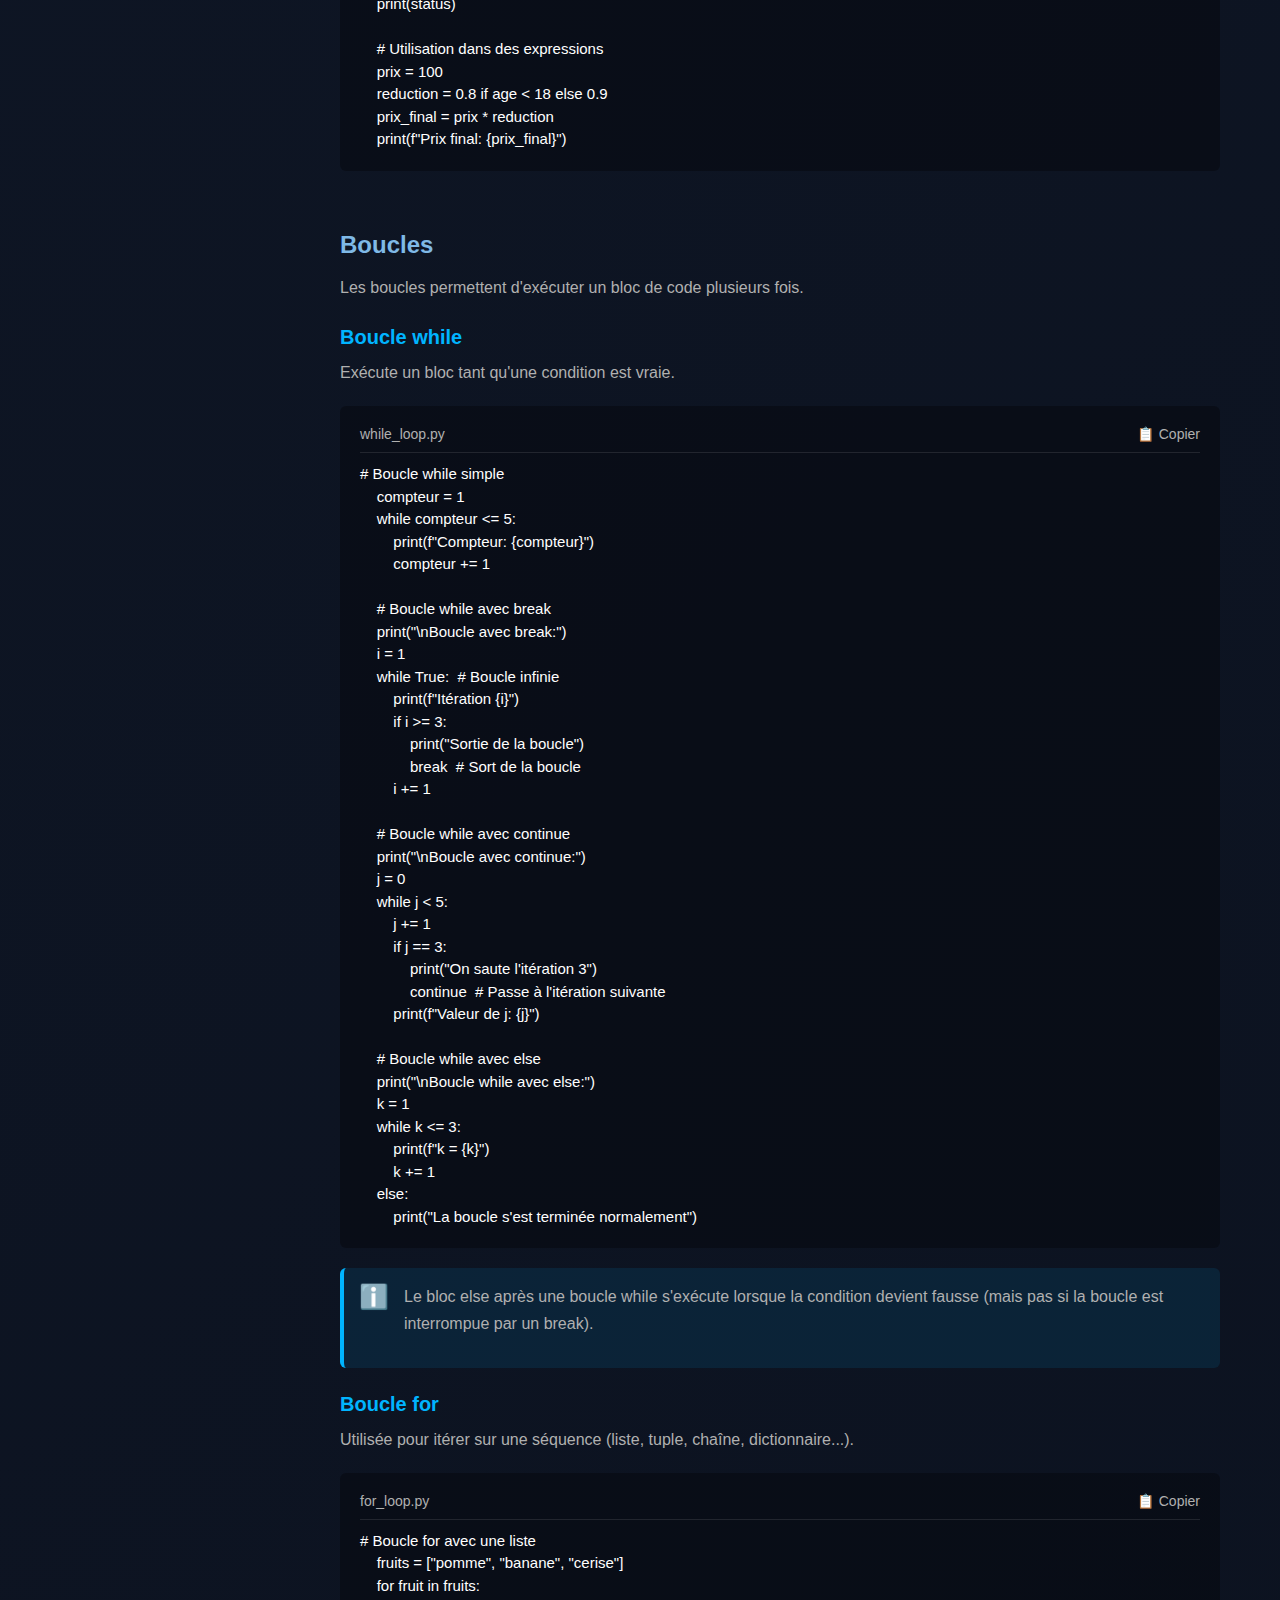
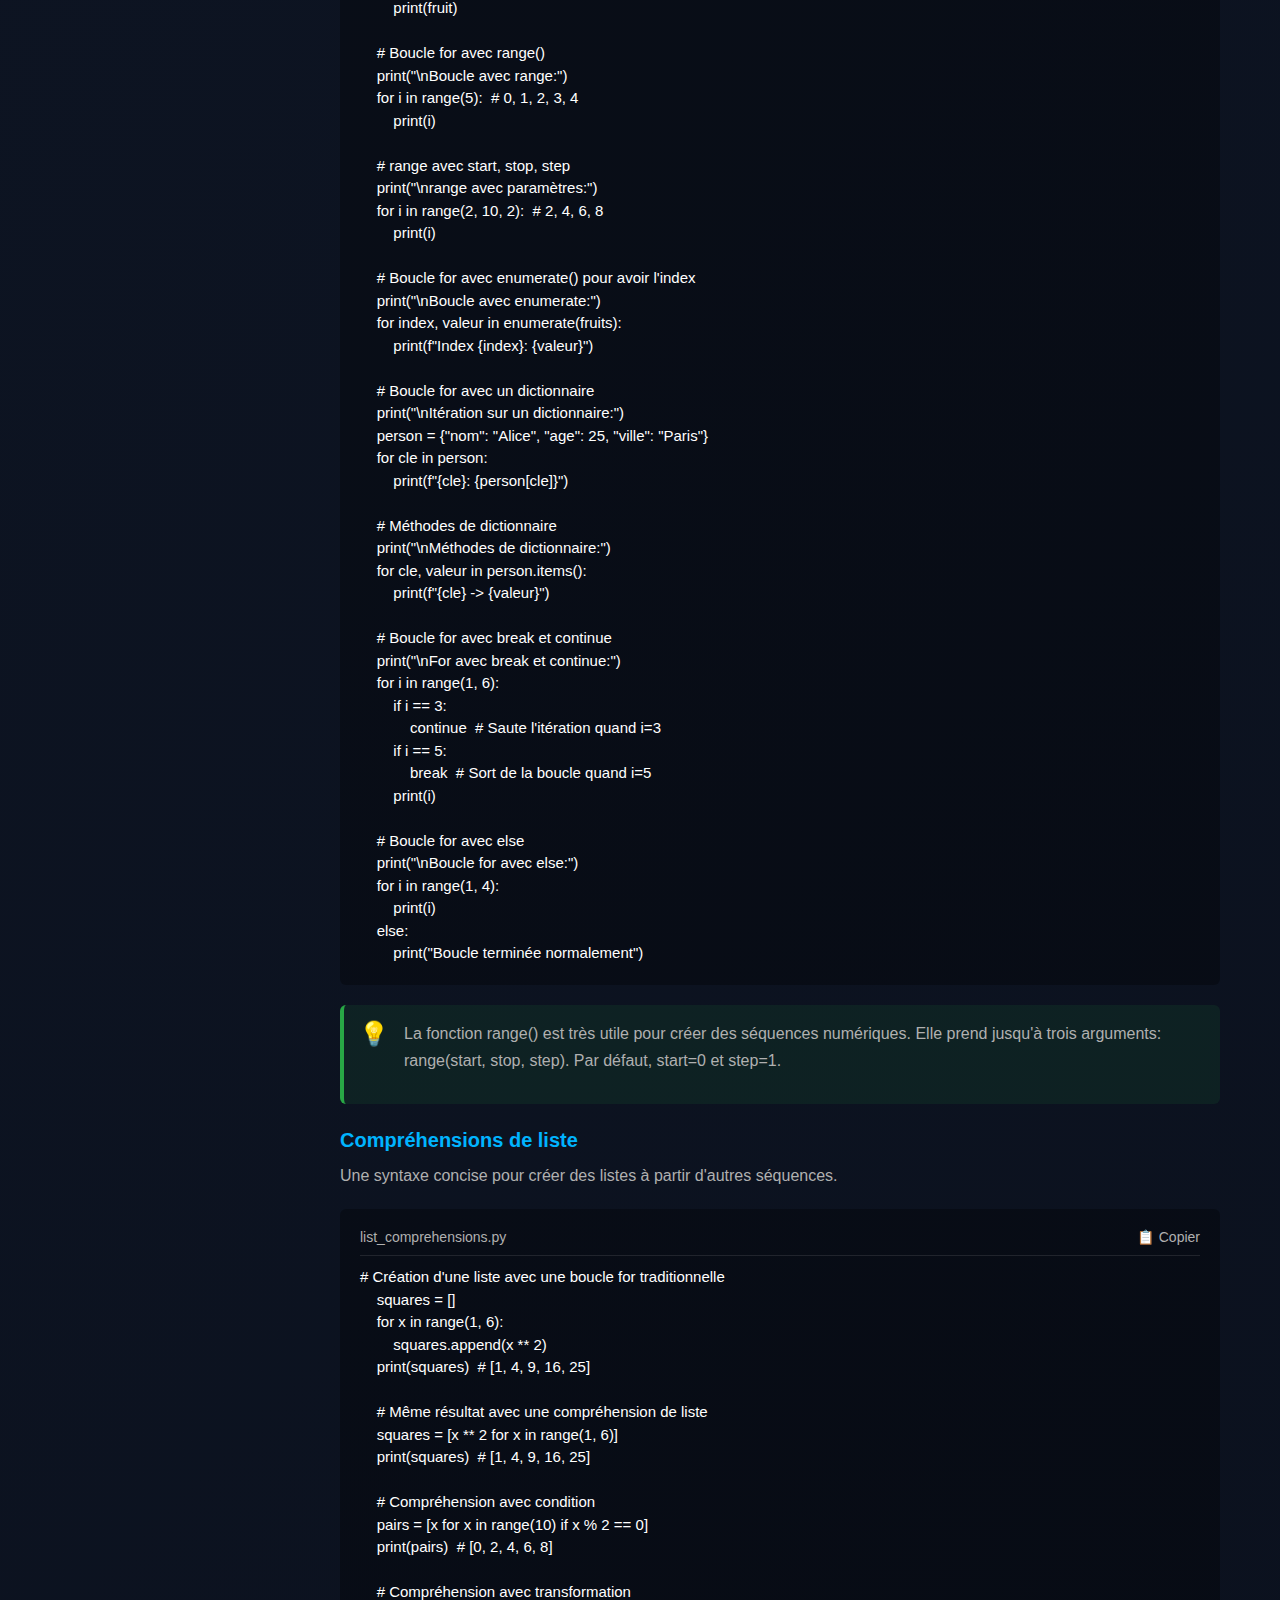
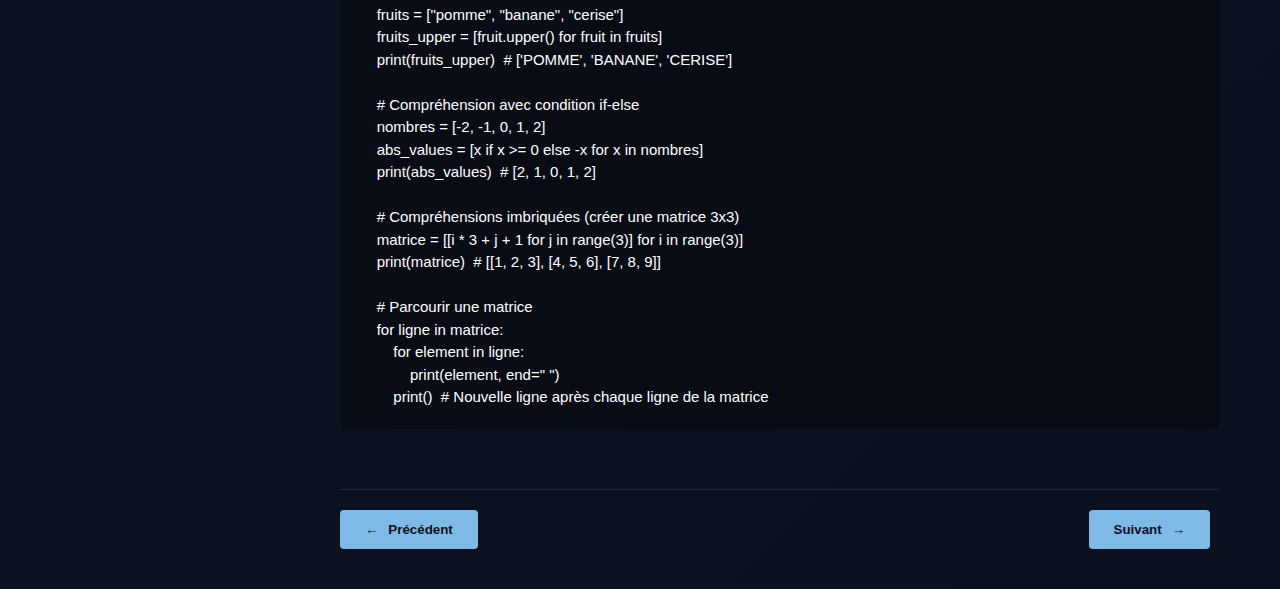
<file: chapitre2.html>
<!DOCTYPE html>
<html lang="fr">
<head>
    <meta charset="UTF-8">
    <meta name="viewport" content="width=device-width, initial-scale=1.0">
    <title>PyChallenge - Fondamentaux Python</title>
    <link rel="stylesheet" href="styles/chapitre2.css">
</head>
<body>
    <header>
        <div class="navbar">
            <div style="display: flex; align-items: center;">
                <button class="mobile-toggle" id="mobileToggle">☰</button>
                <a href="index.html" class="logo">Py<span>Challenge</span></a>
                <div class="doc-title">Documentation Python</div>
            </div>
            <ul class="nav-links">
                <li><a href="explorer.html">Défis</a></li>
                <li><a href="apprendre.html">Apprendre</a></li>
            </ul>
        </div>
    </header>

    <div class="main-container">
        <aside class="sidebar" id="sidebar">
            <div class="toc-header">
                <h2 class="toc-title">Guide d'apprentissage Python</h2>
                <div class="progress-info">Progression: 25%</div>
                <div class="progress-bar">
                    <div class="progress-fill"></div>
                </div>
            </div>
            
            <ul class="chapter-list">
                <li class="chapter expanded">
                    <button class="chapter-button">
                        <span>1. Introduction à Python</span>
                        <span class="icon">▶</span>
                    </button>
                    <ul class="section-list">
                        <li><a href="apprendre.html#intro" class="section-link">Qu'est-ce que Python ?</a></li>
                        <li><a href="apprendre.html#installation" class="section-link">Installation et configuration</a></li>
                        <li><a href="apprendre.html#first-program" class="section-link">Votre premier programme</a></li>
                    </ul>
                </li>
                
                <li class="chapter expanded">
                    <button class="chapter-button active">
                        <span>2. Fondamentaux</span>
                        <span class="icon">▶</span>
                    </button>
                    <ul class="section-list">
                        <li><a href="#variables" class="section-link active">Variables et types de données</a></li>
                        <li><a href="#operators" class="section-link">Opérateurs</a></li>
                        <li><a href="#conditions" class="section-link">Structures conditionnelles</a></li>
                        <li><a href="#loops" class="section-link">Boucles</a></li>
                    </ul>
                </li>
                
                <li class="chapter">
                    <button class="chapter-button">
                        <span>3. Structures de données</span>
                        <span class="icon">▶</span>
                    </button>
                    <ul class="section-list">
                        <li><a href="chapitre3.html#lists" class="section-link active">Listes</a></li>
                        <li><a href="chapitre3.html#tuples" class="section-link">Tuples</a></li>
                        <li><a href="chapitre3.html#dictionaries" class="section-link">Dictionnaires</a></li>
                        <li><a href="chapitre3.html#sets" class="section-link">Ensembles</a></li>
                    </ul>
                </li>
                
                <li class="chapter">
                    <button class="chapter-button">
                        <span>4. Fonctions</span>
                        <span class="icon">▶</span>
                    </button>
                    <ul class="section-list">
                        <li><a href="chapitre4.html#definir-fonctions" class="section-link active">Définir des fonctions</a></li>
                        <li><a href="chapitre4.html#arguments-retour" class="section-link">Arguments et retour</a></li>
                        <li><a href="chapitre4.html#portee-variables" class="section-link">Portée des variables</a></li>
                        <li><a href="chapitre4.html#fonctions-lambda" class="section-link">Fonctions lambda</a></li>
                    </ul>
                </li>
                
                <li class="chapter">
                    <button class="chapter-button">
                        <span>5. Programmation orientée objet</span>
                        <span class="icon">▶</span>
                    </button>
                    <ul class="section-list">
                        <li><a href="chapitre5.html#classes-objets" class="section-link active">Classes et objets</a></li>
                        <li><a href="chapitre5.html#attributs-methodes" class="section-link">Attributs et méthodes</a></li>
                        <li><a href="chapitre5.html#heritage" class="section-link">Héritage</a></li>
                        <li><a href="chapitre5.html#polymorphisme" class="section-link">Polymorphisme</a></li>
                    </ul>
                </li>
                
                <li class="chapter">
                    <button class="chapter-button">
                        <span>6. Prochainement...</span>
                        <span class="icon">▶</span>
                    </button>
                    <ul class="section-list">
                        <li><a href="prochainement.html" class="section-link">Prochainement...</a></li>
                    </ul>
                </li>
                
                
            </ul>
        </aside>
        
        <main class="content">
            <section class="doc-section" id="variables">
                <h1>Fondamentaux de Python</h1>
                <p>Maintenant que vous avez installé Python et exécuté votre premier programme, explorons les concepts fondamentaux qui constituent la base de toute programmation Python.</p>
                
                <h2>Variables et types de données</h2>
                <p>Les variables sont des conteneurs pour stocker des valeurs de données. En Python, vous n'avez pas besoin de déclarer une variable avant de l'utiliser, ni de spécifier son type. Le type est déterminé automatiquement à l'exécution.</p>
                
                <div class="code-block">
                    <div class="code-header">
                        <span class="code-title">variables.py</span>
                        <button class="copy-button"><span class="icon">📋</span> Copier</button>
                    </div>
                    <div class="copy-message">Copié !</div>
                    <pre><code># Déclaration de variables
nom = "Alice"
age = 25
taille = 1.65
est_etudiant = True

# Affichage des variables
print(nom)
print(age)
print(taille)
print(est_etudiant)

# Vérification des types
print(type(nom))          # <class 'str'>
print(type(age))          # <class 'int'>
print(type(taille))       # <class 'float'>
print(type(est_etudiant)) # <class 'bool'></code></pre>
                </div>
                
                <h3>Types de données fondamentaux</h3>
                <p>Python possède les types de données standard suivants :</p>
                
                <ul>
                    <li><strong>Texte</strong> : str</li>
                    <li><strong>Numériques</strong> : int, float, complex</li>
                    <li><strong>Séquences</strong> : list, tuple, range</li>
                    <li><strong>Mappings</strong> : dict</li>
                    <li><strong>Ensembles</strong> : set, frozenset</li>
                    <li><strong>Booléens</strong> : bool</li>
                    <li><strong>Binaires</strong> : bytes, bytearray, memoryview</li>
                    <li><strong>None</strong> : NoneType</li>
                </ul>
                
                <h3>Chaînes de caractères (str)</h3>
                <p>Les chaînes de caractères sont entourées de guillemets simples ('...') ou doubles ("...") en Python.</p>
                
                <div class="code-block">
                    <div class="code-header">
                        <span class="code-title">strings.py</span>
                        <button class="copy-button"><span class="icon">📋</span> Copier</button>
                    </div>
                    <div class="copy-message">Copié !</div>
                    <pre><code># Chaînes de caractères
simple = 'Bonjour'
double = "Monde"
triple = """Ceci est une chaîne
qui peut s'étendre
sur plusieurs lignes"""

# Concaténation de chaînes
message = simple + ' ' + double
print(message)  # Affiche: Bonjour Monde

# Formatage de chaînes
nom = "Alice"
age = 25
# Méthode f-string (Python 3.6+)
presentation = f"{nom} a {age} ans"
print(presentation)  # Affiche: Alice a 25 ans

# Méthode format()
presentation2 = "{} a {} ans".format(nom, age)
print(presentation2)  # Affiche: Alice a 25 ans

# Méthodes de chaînes
texte = "python est amusant"
print(texte.upper())      # PYTHON EST AMUSANT
print(texte.capitalize()) # Python est amusant
print(texte.find("est"))  # 7
print(texte.replace("amusant", "passionnant"))  # python est passionnant</code></pre>
                </div>
                
                <div class="tip-box">
                    <div class="box-icon">💡</div>
                    <div>
                        <p>Les f-strings (disponibles à partir de Python 3.6) sont un moyen puissant et lisible de formater des chaînes. Ils permettent d'insérer directement des variables et des expressions à l'intérieur de chaînes en utilisant {variable}.</p>
                    </div>
                </div>
                
                <h3>Nombres (int, float)</h3>
                <p>Python prend en charge les entiers (int) et les nombres à virgule flottante (float) pour les valeurs numériques.</p>
                
                <div class="code-block">
                    <div class="code-header">
                        <span class="code-title">numbers.py</span>
                        <button class="copy-button"><span class="icon">📋</span> Copier</button>
                    </div>
                    <div class="copy-message">Copié !</div>
                    <pre><code># Entiers
age = 25
negative = -10
zero = 0

# Flottants
taille = 1.75
pi = 3.14159

# Conversion de types
age_float = float(age)    # Convertit un entier en flottant: 25.0
taille_int = int(taille)  # Convertit un flottant en entier: 1 (tronque)

print(age_float)
print(taille_int)

# Opérations mathématiques
somme = 10 + 5        # Addition: 15
difference = 10 - 5   # Soustraction: 5
produit = 10 * 5      # Multiplication: 50
quotient = 10 / 5     # Division: 2.0 (toujours un flottant)
quotient_entier = 10 // 3  # Division entière: 3
reste = 10 % 3        # Modulo (reste): 1
puissance = 10 ** 2   # Puissance: 100

print(somme, difference, produit, quotient)
print(quotient_entier, reste, puissance)</code></pre>
                </div>
                
                <h3>Booléens (bool)</h3>
                <p>Les booléens peuvent avoir deux valeurs : True (vrai) ou False (faux). Ils sont souvent utilisés dans les conditions et les comparaisons.</p>
                
                <div class="code-block">
                    <div class="code-header">
                        <span class="code-title">booleans.py</span>
                        <button class="copy-button"><span class="icon">📋</span> Copier</button>
                    </div>
                    <div class="copy-message">Copié !</div>
                    <pre><code># Booléens
est_majeur = True
est_mineur = False

# Opérateurs de comparaison
x = 5
y = 10
print(x == y)  # Égalité: False
print(x != y)  # Différence: True
print(x < y)   # Inférieur: True
print(x > y)   # Supérieur: False
print(x <= y)  # Inférieur ou égal: True
print(x >= y)  # Supérieur ou égal: False

# Conversion d'autres types en booléens
# Les valeurs suivantes sont considérées comme False:
# - 0, 0.0
# - Chaîne vide ""
# - Liste, tuple, dictionnaire vides [], (), {}
# - None
# Tout le reste est considéré comme True

print(bool(0))      # False
print(bool(1))      # True
print(bool(""))     # False
print(bool("Texte")) # True
print(bool([]))     # False
print(bool([1, 2])) # True</code></pre>
                </div>
                
                <h3>None</h3>
                <p>La valeur None représente l'absence de valeur ou une valeur nulle. Elle est souvent utilisée pour initialiser des variables qui recevront une valeur plus tard.</p>
                
                <div class="code-block">
                    <div class="code-header">
                        <span class="code-title">none_type.py</span>
                        <button class="copy-button"><span class="icon">📋</span> Copier</button>
                    </div>
                    <div class="copy-message">Copié !</div>
                    <pre><code># None
resultat = None
print(resultat)  # None
print(type(resultat))  # <class 'NoneType'>

# Vérification si une variable est None
if resultat is None:
    print("La variable n'a pas encore de valeur")

# Plus tard dans le code...
resultat = 42
if resultat is not None:
    print(f"La variable a maintenant la valeur: {resultat}")</code></pre>
                </div>
                
                <div class="note-box">
                    <div class="box-icon">ℹ️</div>
                    <div>
                        <p>Utilisez toujours <code>is</code> et <code>is not</code> pour comparer avec None, plutôt que <code>==</code> et <code>!=</code>. C'est plus idiomatique en Python et potentiellement plus efficace car <code>is</code> vérifie l'identité de l'objet plutôt que l'égalité de valeur.</p>
                    </div>
                </div>
                
                <h3>Conversion de types</h3>
                <p>Python permet facilement de convertir des données d'un type à un autre.</p>
                
                <div class="code-block">
                    <div class="code-header">
                        <span class="code-title">type_conversion.py</span>
                        <button class="copy-button"><span class="icon">📋</span> Copier</button>
                    </div>
                    <div class="copy-message">Copié !</div>
                    <pre><code># Conversion de types
# str() - convertit en chaîne de caractères
nombre = 42
nombre_str = str(nombre)
print(nombre_str)  # "42"
print(type(nombre_str))

<pre><code># Conversion de types
    # str() - convertit en chaîne de caractères
    nombre = 42
    nombre_str = str(nombre)
    print(nombre_str)  # "42"
    print(type(nombre_str))
    
    # int() - convertit en entier
    texte_nombre = "42"
    nombre_entier = int(texte_nombre)
    print(nombre_entier)  # 42
    print(type(nombre_entier))
    
    # float() - convertit en nombre à virgule flottante
    texte_decimal = "3.14"
    nombre_decimal = float(texte_decimal)
    print(nombre_decimal)  # 3.14
    print(type(nombre_decimal))
    
    # list() - convertit en liste
    tuple_exemple = (1, 2, 3)
    liste_convertie = list(tuple_exemple)
    print(liste_convertie)  # [1, 2, 3]
    
    # tuple() - convertit en tuple
    liste_exemple = [1, 2, 3]
    tuple_converti = tuple(liste_exemple)
    print(tuple_converti)  # (1, 2, 3)
    
    # Attention aux erreurs de conversion
    try:
        # Ceci va provoquer une erreur
        nombre_invalide = int("quarante-deux")
    except ValueError:
        print("Impossible de convertir 'quarante-deux' en entier")</code></pre>
                    </div>
                    
                    <div class="warning-box">
                        <div class="box-icon">⚠️</div>
                        <div>
                            <p>Soyez prudent lors de la conversion des types. Toutes les conversions ne sont pas possibles, et certaines peuvent entraîner des erreurs si les données ne sont pas dans un format approprié. Utilisez toujours des structures try-except pour gérer ces cas.</p>
                        </div>
                    </div>
                </section>
                
                <section class="doc-section" id="operators">
                    <h2>Opérateurs</h2>
                    <p>Les opérateurs sont des symboles spéciaux qui effectuent des opérations sur des variables et des valeurs.</p>
                    
                    <h3>Opérateurs arithmétiques</h3>
                    <p>Ces opérateurs sont utilisés pour effectuer des opérations mathématiques courantes.</p>
                    
                    <div class="code-block">
                        <div class="code-header">
                            <span class="code-title">arithmetic_operators.py</span>
                            <button class="copy-button"><span class="icon">📋</span> Copier</button>
                        </div>
                        <div class="copy-message">Copié !</div>
                        <pre><code>a = 10
    b = 3
    
    # Opérations arithmétiques de base
    addition = a + b        # 13
    soustraction = a - b    # 7
    multiplication = a * b  # 30
    division = a / b        # 3.3333... (toujours un float)
    division_entiere = a // b  # 3 (quotient entier)
    modulo = a % b          # 1 (reste de la division)
    puissance = a ** b      # 1000 (10^3)
    
    print(f"Addition: {addition}")
    print(f"Soustraction: {soustraction}")
    print(f"Multiplication: {multiplication}")
    print(f"Division: {division}")
    print(f"Division entière: {division_entiere}")
    print(f"Modulo: {modulo}")
    print(f"Puissance: {puissance}")
    
    # Priorité des opérations
    # Comme en mathématiques: parenthèses, puissances, multiplications/divisions, additions/soustractions
    resultat = 2 + 3 * 4    # 14 (3*4 est calculé en premier)
    resultat2 = (2 + 3) * 4 # 20 (les parenthèses sont évaluées en premier)
    print(resultat, resultat2)</code></pre>
                    </div>
                    
                    <h3>Opérateurs d'assignation</h3>
                    <p>Ces opérateurs sont utilisés pour attribuer des valeurs à des variables.</p>
                    
                    <div class="code-block">
                        <div class="code-header">
                            <span class="code-title">assignment_operators.py</span>
                            <button class="copy-button"><span class="icon">📋</span> Copier</button>
                        </div>
                        <div class="copy-message">Copié !</div>
                        <pre><code>x = 10
    
    # Opérateurs d'assignation combinés
    x += 5   # équivalent à x = x + 5, x vaut maintenant 15
    print(f"Après x += 5: {x}")
    
    x -= 3   # équivalent à x = x - 3, x vaut maintenant 12
    print(f"Après x -= 3: {x}")
    
    x *= 2   # équivalent à x = x * 2, x vaut maintenant 24
    print(f"Après x *= 2: {x}")
    
    x /= 4   # équivalent à x = x / 4, x vaut maintenant 6.0
    print(f"Après x /= 4: {x}")
    
    x //= 2  # équivalent à x = x // 2, x vaut maintenant 3.0
    print(f"Après x //= 2: {x}")
    
    y = 7
    y %= 3   # équivalent à y = y % 3, y vaut maintenant 1
    print(f"Après y %= 3: {y}")
    
    z = 2
    z **= 3  # équivalent à z = z ** 3, z vaut maintenant 8
    print(f"Après z **= 3: {z}")</code></pre>
                    </div>
                    
                    <h3>Opérateurs de comparaison</h3>
                    <p>Ces opérateurs sont utilisés pour comparer deux valeurs.</p>
                    
                    <div class="code-block">
                        <div class="code-header">
                            <span class="code-title">comparison_operators.py</span>
                            <button class="copy-button"><span class="icon">📋</span> Copier</button>
                        </div>
                        <div class="copy-message">Copié !</div>
                        <pre><code>a = 10
    b = 5
    c = 10
    
    # Opérateurs de comparaison
    egal = a == c           # True
    different = a != b      # True
    superieur = a > b       # True
    inferieur = a < b       # False
    sup_ou_egal = a >= c    # True
    inf_ou_egal = b <= c    # True
    
    print(f"a == c: {egal}")
    print(f"a != b: {different}")
    print(f"a > b: {superieur}")
    print(f"a < b: {inferieur}")
    print(f"a >= c: {sup_ou_egal}")
    print(f"b <= c: {inf_ou_egal}")
    
    # Comparaison de chaînes (ordre lexicographique)
    print("apple" < "banana")  # True
    print("Apple" < "apple")   # True (les majuscules viennent avant les minuscules)
    
    # Comparaison d'identité (est-ce le même objet)
    liste1 = [1, 2, 3]
    liste2 = [1, 2, 3]
    liste3 = liste1
    
    print(liste1 == liste2)  # True (même contenu)
    print(liste1 is liste2)  # False (objets différents)
    print(liste1 is liste3)  # True (même objet)</code></pre>
                    </div>
                    
                    <div class="note-box">
                        <div class="box-icon">ℹ️</div>
                        <div>
                            <p>Attention à la différence entre <code>==</code> et <code>is</code>. L'opérateur <code>==</code> compare les valeurs (le contenu), tandis que <code>is</code> compare les identités (si c'est le même objet en mémoire).</p>
                        </div>
                    </div>
                    
                    <h3>Opérateurs logiques</h3>
                    <p>Ces opérateurs sont utilisés pour combiner des expressions conditionnelles.</p>
                    
                    <div class="code-block">
                        <div class="code-header">
                            <span class="code-title">logical_operators.py</span>
                            <button class="copy-button"><span class="icon">📋</span> Copier</button>
                        </div>
                        <div class="copy-message">Copié !</div>
                        <pre><code>x = 5
    y = 10
    
    # and : True si les deux conditions sont vraies
    and_result = x > 0 and y < 20  # True
    print(f"x > 0 and y < 20: {and_result}")
    
    # or : True si au moins une condition est vraie
    or_result = x > 10 or y == 10  # True
    print(f"x > 10 or y == 10: {or_result}")
    
    # not : Inverse la valeur booléenne
    not_result = not(x > y)  # True
    print(f"not(x > y): {not_result}")
    
    # Combinaison d'opérateurs
    complex_result = (x > 0 and y < 20) or (x == y)  # True
    print(f"(x > 0 and y < 20) or (x == y): {complex_result}")
    
    # Évaluation court-circuit
    # and s'arrête à la première condition False
    # or s'arrête à la première condition True
    print("Ceci sera évalué" if True or print("Ceci ne sera jamais évalué") else None)
    print("Ceci ne sera pas évalué" if False and print("Ceci ne sera jamais évalué") else None)</code></pre>
                    </div>
                    
                    <h3>Opérateurs d'appartenance</h3>
                    <p>Ces opérateurs testent si une valeur est présente dans une séquence (liste, tuple, chaîne...).</p>
                    
                    <div class="code-block">
                        <div class="code-header">
                            <span class="code-title">membership_operators.py</span>
                            <button class="copy-button"><span class="icon">📋</span> Copier</button>
                        </div>
                        <div class="copy-message">Copié !</div>
                        <pre><code>fruits = ["pomme", "banane", "orange"]
    legumes = ("carotte", "poireau", "tomate")
    texte = "Python est génial"
    
    # in : True si la valeur est présente
    in_list = "banane" in fruits  # True
    print(f"'banane' in fruits: {in_list}")
    
    # not in : True si la valeur n'est pas présente
    not_in_tuple = "pomme" not in legumes  # True
    print(f"'pomme' not in legumes: {not_in_tuple}")
    
    # Fonctionne aussi avec les chaînes
    in_string = "est" in texte  # True
    print(f"'est' in texte: {in_string}")
    
    # Vérification dans un dictionnaire (cherche dans les clés)
    person = {"nom": "Alice", "age": 25}
    print("nom" in person)  # True
    print("Alice" in person)  # False (vérifie les clés, pas les valeurs)</code></pre>
                    </div>
                </section>
                
                <section class="doc-section" id="conditions">
                    <h2>Structures conditionnelles</h2>
                    <p>Les structures conditionnelles permettent d'exécuter différents blocs de code en fonction de conditions spécifiques.</p>
                    
                    <h3>Instruction if-elif-else</h3>
                    <div class="code-block">
                        <div class="code-header">
                            <span class="code-title">conditionals.py</span>
                            <button class="copy-button"><span class="icon">📋</span> Copier</button>
                        </div>
                        <div class="copy-message">Copié !</div>
                        <pre><code>age = 18
    
    # Structure if simple
    if age >= 18:
        print("Vous êtes majeur.")
        
    # Structure if-else
    if age >= 18:
        print("Vous pouvez voter.")
    else:
        print("Vous ne pouvez pas encore voter.")
        
    # Structure if-elif-else
    if age < 13:
        print("Vous êtes un enfant.")
    elif age < 18:
        print("Vous êtes un adolescent.")
    elif age < 65:
        print("Vous êtes un adulte.")
    else:
        print("Vous êtes un senior.")
        
    # Conditions imbriquées
    if age >= 18:
        if age < 21:
            print("Majeur, mais pas encore 21 ans.")
        else:
            print("21 ans ou plus.")
    else:
        print("Mineur.")</code></pre>
                    </div>
                    
                    <div class="tip-box">
                        <div class="box-icon">💡</div>
                        <div>
                            <p>En Python, l'indentation est cruciale pour définir les blocs de code. Utilisez toujours une indentation cohérente (généralement 4 espaces) pour chaque niveau.</p>
                        </div>
                    </div>
                    
                    <h3>Expressions conditionnelles (opérateur ternaire)</h3>
                    <p>Python offre une syntaxe concise pour les conditions simples.</p>
                    
                    <div class="code-block">
                        <div class="code-header">
                            <span class="code-title">ternary_operator.py</span>
                            <button class="copy-button"><span class="icon">📋</span> Copier</button>
                        </div>
                        <div class="copy-message">Copié !</div>
                        <pre><code>age = 20
    
    # Structure traditionnelle
    status = ""
    if age >= 18:
        status = "majeur"
    else:
        status = "mineur"
    print(status)
    
    # Opérateur ternaire
    status = "majeur" if age >= 18 else "mineur"
    print(status)
    
    # Utilisation dans des expressions
    prix = 100
    reduction = 0.8 if age < 18 else 0.9
    prix_final = prix * reduction
    print(f"Prix final: {prix_final}")</code></pre>
                    </div>
                </section>
                
                <section class="doc-section" id="loops">
                    <h2>Boucles</h2>
                    <p>Les boucles permettent d'exécuter un bloc de code plusieurs fois.</p>
                    
                    <h3>Boucle while</h3>
                    <p>Exécute un bloc tant qu'une condition est vraie.</p>
                    
                    <div class="code-block">
                        <div class="code-header">
                            <span class="code-title">while_loop.py</span>
                            <button class="copy-button"><span class="icon">📋</span> Copier</button>
                        </div>
                        <div class="copy-message">Copié !</div>
                        <pre><code># Boucle while simple
    compteur = 1
    while compteur <= 5:
        print(f"Compteur: {compteur}")
        compteur += 1
        
    # Boucle while avec break
    print("\nBoucle avec break:")
    i = 1
    while True:  # Boucle infinie
        print(f"Itération {i}")
        if i >= 3:
            print("Sortie de la boucle")
            break  # Sort de la boucle
        i += 1
        
    # Boucle while avec continue
    print("\nBoucle avec continue:")
    j = 0
    while j < 5:
        j += 1
        if j == 3:
            print("On saute l'itération 3")
            continue  # Passe à l'itération suivante
        print(f"Valeur de j: {j}")
        
    # Boucle while avec else
    print("\nBoucle while avec else:")
    k = 1
    while k <= 3:
        print(f"k = {k}")
        k += 1
    else:
        print("La boucle s'est terminée normalement")</code></pre>
                    </div>
                    
                    <div class="note-box">
                        <div class="box-icon">ℹ️</div>
                        <div>
                            <p>Le bloc <code>else</code> après une boucle <code>while</code> s'exécute lorsque la condition devient fausse (mais pas si la boucle est interrompue par un <code>break</code>).</p>
                        </div>
                    </div>
                    
                    <h3>Boucle for</h3>
                    <p>Utilisée pour itérer sur une séquence (liste, tuple, chaîne, dictionnaire...).</p>
                    
                    <div class="code-block">
                        <div class="code-header">
                            <span class="code-title">for_loop.py</span>
                            <button class="copy-button"><span class="icon">📋</span> Copier</button>
                        </div>
                        <div class="copy-message">Copié !</div>
                        <pre><code># Boucle for avec une liste
    fruits = ["pomme", "banane", "cerise"]
    for fruit in fruits:
        print(fruit)
        
    # Boucle for avec range()
    print("\nBoucle avec range:")
    for i in range(5):  # 0, 1, 2, 3, 4
        print(i)
        
    # range avec start, stop, step
    print("\nrange avec paramètres:")
    for i in range(2, 10, 2):  # 2, 4, 6, 8
        print(i)
        
    # Boucle for avec enumerate() pour avoir l'index
    print("\nBoucle avec enumerate:")
    for index, valeur in enumerate(fruits):
        print(f"Index {index}: {valeur}")
        
    # Boucle for avec un dictionnaire
    print("\nItération sur un dictionnaire:")
    person = {"nom": "Alice", "age": 25, "ville": "Paris"}
    for cle in person:
        print(f"{cle}: {person[cle]}")
        
    # Méthodes de dictionnaire
    print("\nMéthodes de dictionnaire:")
    for cle, valeur in person.items():
        print(f"{cle} -> {valeur}")
        
    # Boucle for avec break et continue
    print("\nFor avec break et continue:")
    for i in range(1, 6):
        if i == 3:
            continue  # Saute l'itération quand i=3
        if i == 5:
            break  # Sort de la boucle quand i=5
        print(i)
        
    # Boucle for avec else
    print("\nBoucle for avec else:")
    for i in range(1, 4):
        print(i)
    else:
        print("Boucle terminée normalement")</code></pre>
                    </div>
                    
                    <div class="tip-box">
                        <div class="box-icon">💡</div>
                        <div>
                            <p>La fonction <code>range()</code> est très utile pour créer des séquences numériques. Elle prend jusqu'à trois arguments: <code>range(start, stop, step)</code>. Par défaut, <code>start=0</code> et <code>step=1</code>.</p>
                        </div>
                    </div>
                    
                    <h3>Compréhensions de liste</h3>
                    <p>Une syntaxe concise pour créer des listes à partir d'autres séquences.</p>
                    
                    <div class="code-block">
                        <div class="code-header">
                            <span class="code-title">list_comprehensions.py</span>
                            <button class="copy-button"><span class="icon">📋</span> Copier</button>
                        </div>
                        <div class="copy-message">Copié !</div>
                        <pre><code># Création d'une liste avec une boucle for traditionnelle
    squares = []
    for x in range(1, 6):
        squares.append(x ** 2)
    print(squares)  # [1, 4, 9, 16, 25]
    
    # Même résultat avec une compréhension de liste
    squares = [x ** 2 for x in range(1, 6)]
    print(squares)  # [1, 4, 9, 16, 25]
    
    # Compréhension avec condition
    pairs = [x for x in range(10) if x % 2 == 0]
    print(pairs)  # [0, 2, 4, 6, 8]
    
    # Compréhension avec transformation
    fruits = ["pomme", "banane", "cerise"]
    fruits_upper = [fruit.upper() for fruit in fruits]
    print(fruits_upper)  # ['POMME', 'BANANE', 'CERISE']
    
    # Compréhension avec condition if-else
    nombres = [-2, -1, 0, 1, 2]
    abs_values = [x if x >= 0 else -x for x in nombres]
    print(abs_values)  # [2, 1, 0, 1, 2]
    
    # Compréhensions imbriquées (créer une matrice 3x3)
    matrice = [[i * 3 + j + 1 for j in range(3)] for i in range(3)]
    print(matrice)  # [[1, 2, 3], [4, 5, 6], [7, 8, 9]]
    
    # Parcourir une matrice
    for ligne in matrice:
        for element in ligne:
            print(element, end=" ")
        print()  # Nouvelle ligne après chaque ligne de la matrice</code></pre>
                    </div>
                </section>
                
                <div class="navigation-buttons">
                    <button class="nav-button prev" onclick="location.href='chapitre2.html'"><span class="icon">←</span>Précédent </button>
                    <button class="nav-button next" onclick="location.href='chapitre3.html'">Suivant <span class="icon">→</span></button>

                    </a>
                </div>
            </main>
        </div>
        
        <script>
            // JavaScript pour la fonctionnalité de la page
            document.addEventListener('DOMContentLoaded', function() {
                // Gestion des chapitres dépliables
                const chapterButtons = document.querySelectorAll('.chapter-button');
                
                chapterButtons.forEach(button => {
                    button.addEventListener('click', function() {
                        const chapter = this.parentElement;
                        chapter.classList.toggle('expanded');
                    });
                });
                
                // Gestion du bouton de copie de code
                const copyButtons = document.querySelectorAll('.copy-button');
                
                copyButtons.forEach(button => {
                    button.addEventListener('click', function() {
                        const codeBlock = this.closest('.code-block');
                        const code = codeBlock.querySelector('code').textContent;
                        
                        navigator.clipboard.writeText(code)
                            .then(() => {
                                const copyMessage = codeBlock.querySelector('.copy-message');
                                copyMessage.style.opacity = '1';
                                
                                setTimeout(() => {
                                    copyMessage.style.opacity = '0';
                                }, 2000);
                            })
                            .catch(err => {
                                console.error('Erreur lors de la copie: ', err);
                            });
                    });
                });
                
                // Gestion du menu mobile
                const mobileToggle = document.getElementById('mobileToggle');
                const sidebar = document.getElementById('sidebar');
                
                mobileToggle.addEventListener('click', function() {
                    sidebar.classList.toggle('active');
                });
                
                // Fermer le menu quand on clique ailleurs
                document.addEventListener('click', function(event) {
                    if (!sidebar.contains(event.target) && !mobileToggle.contains(event.target) && sidebar.classList.contains('active')) {
                        sidebar.classList.remove('active');
                    }
                });
            });
        </script>
    </body>
    </html>
</file>
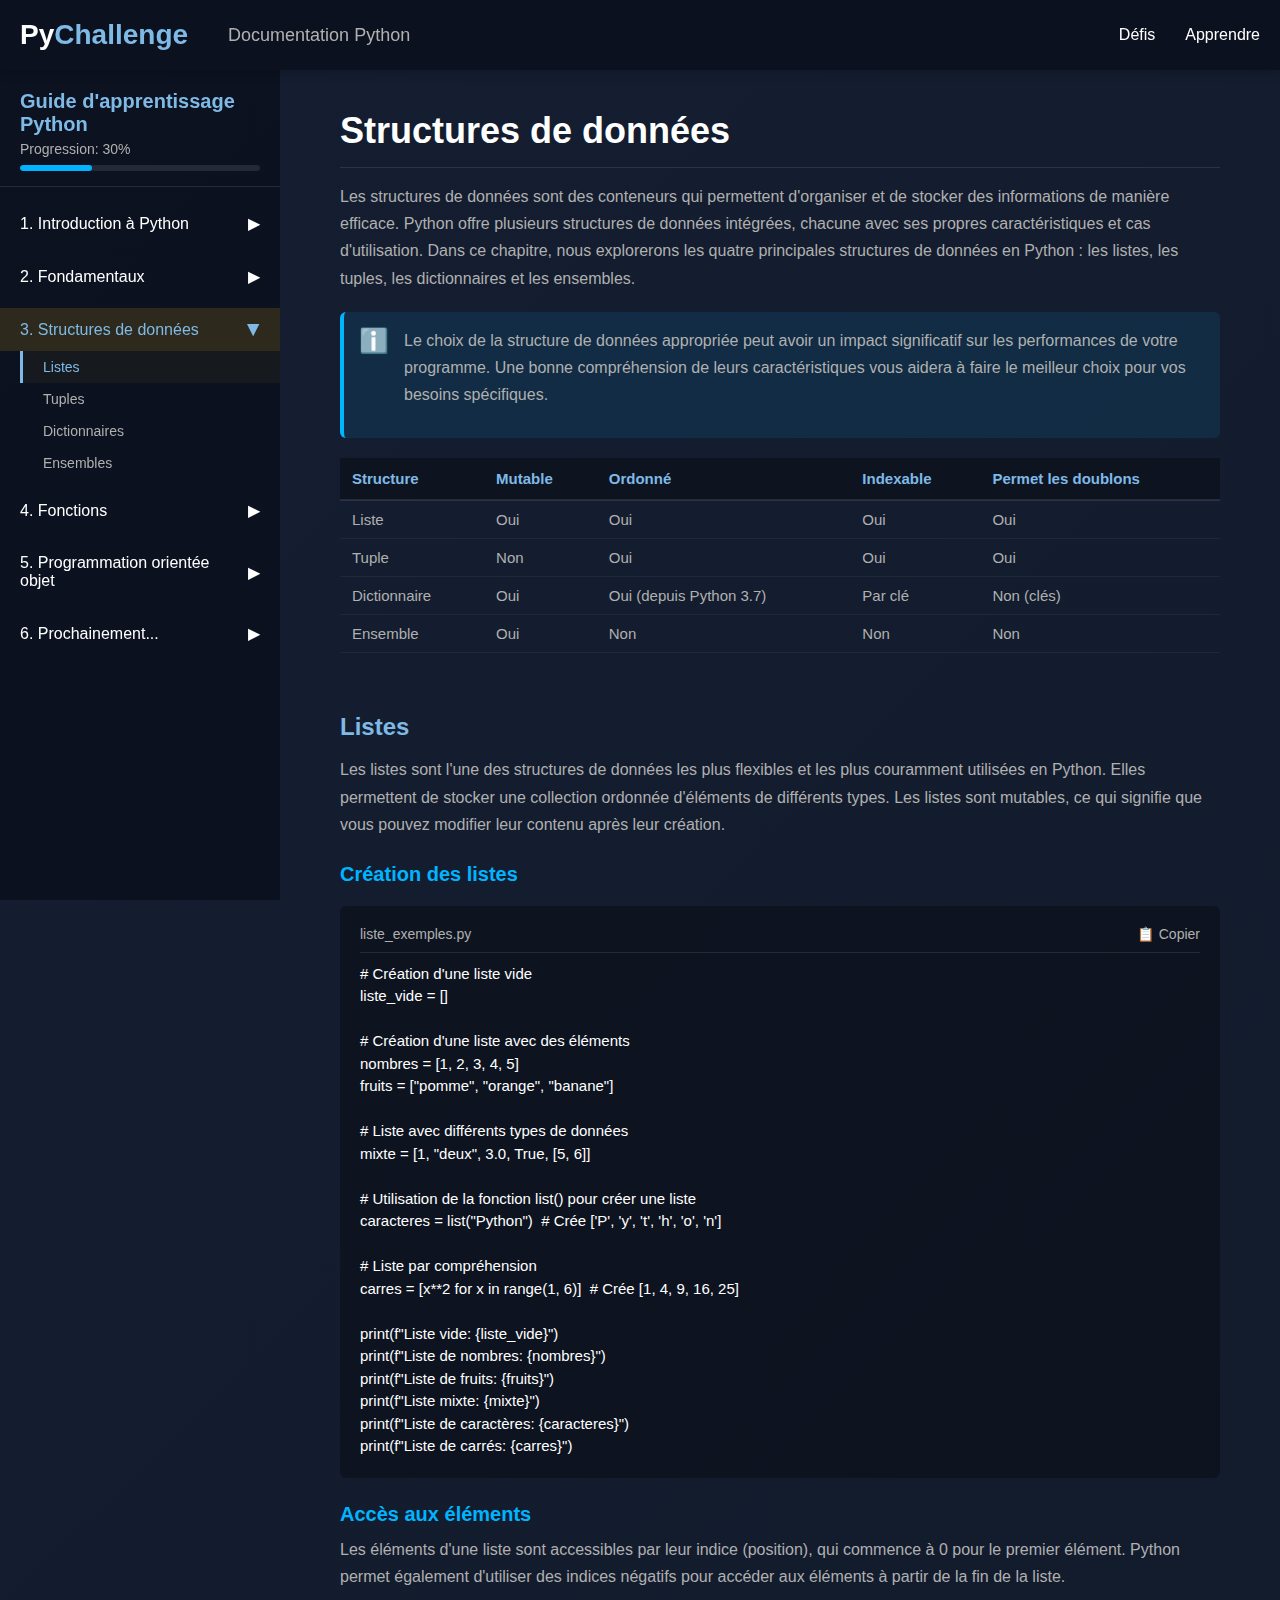
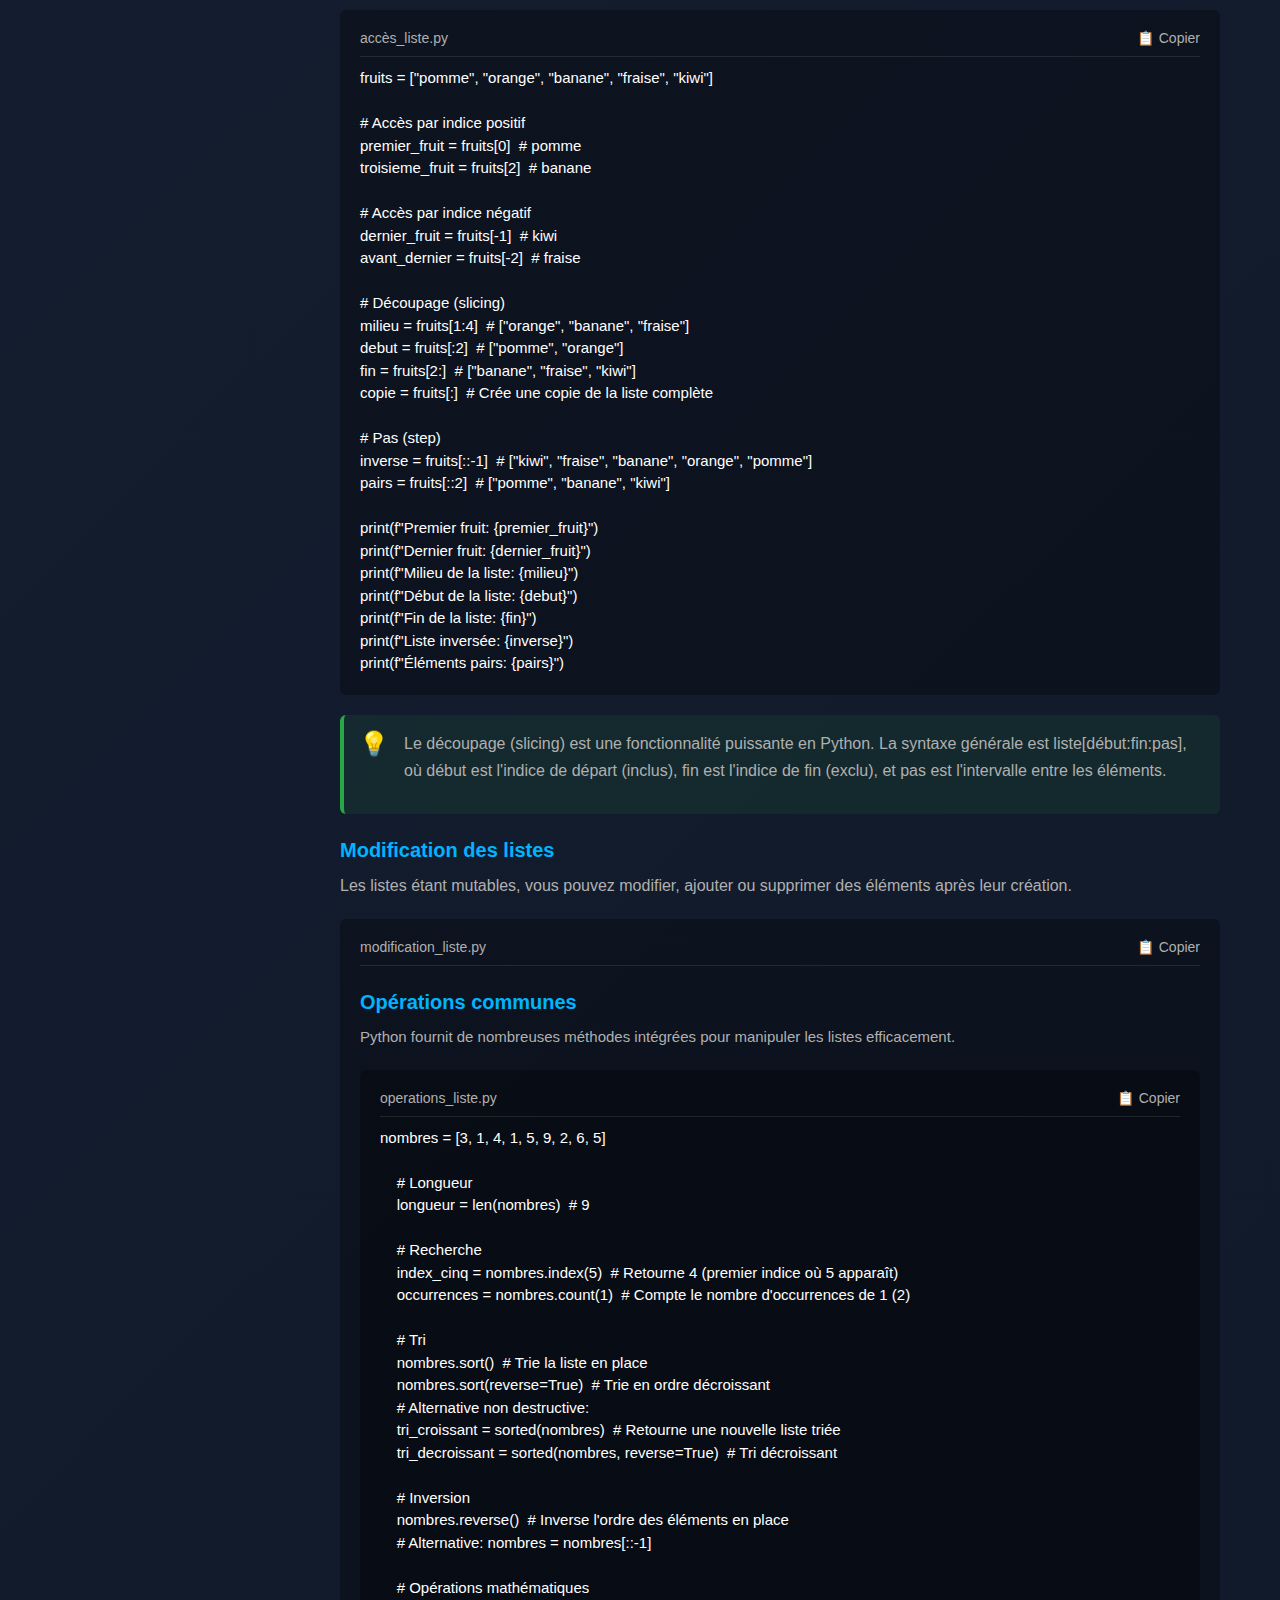
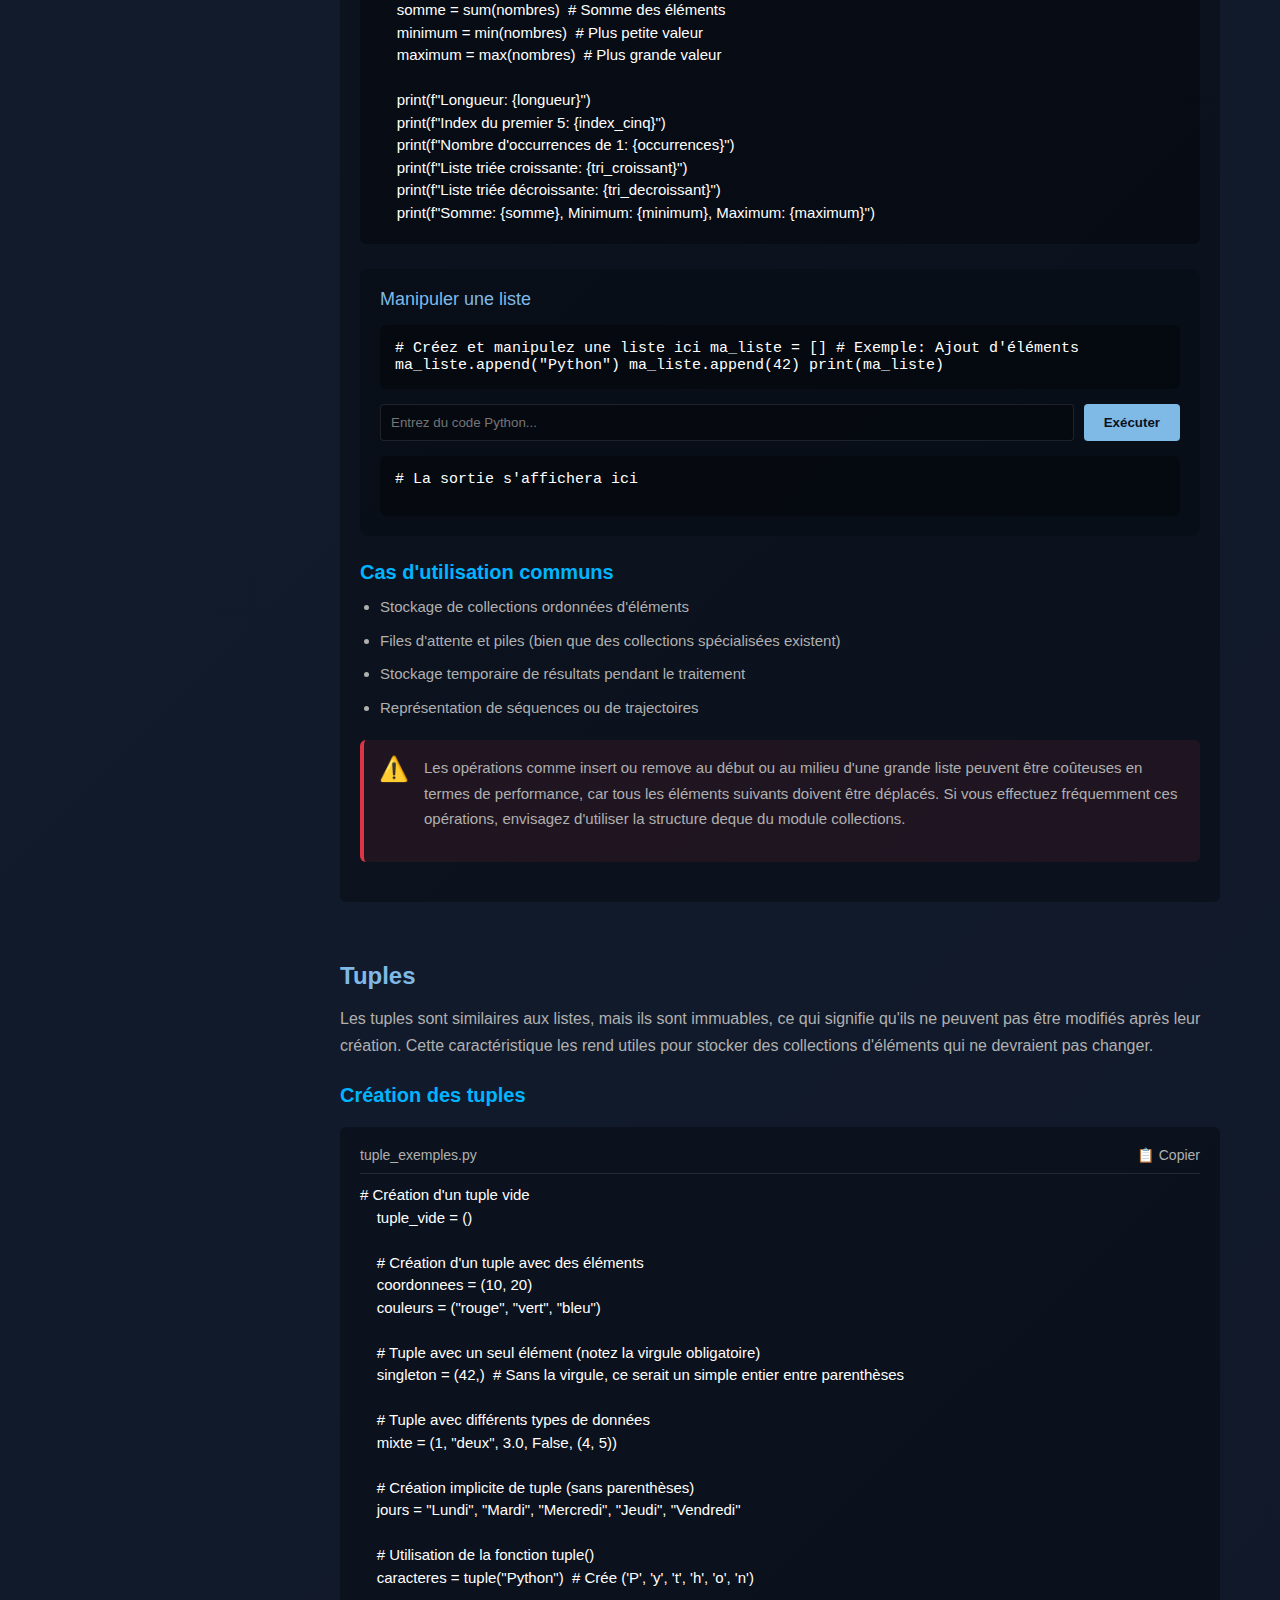
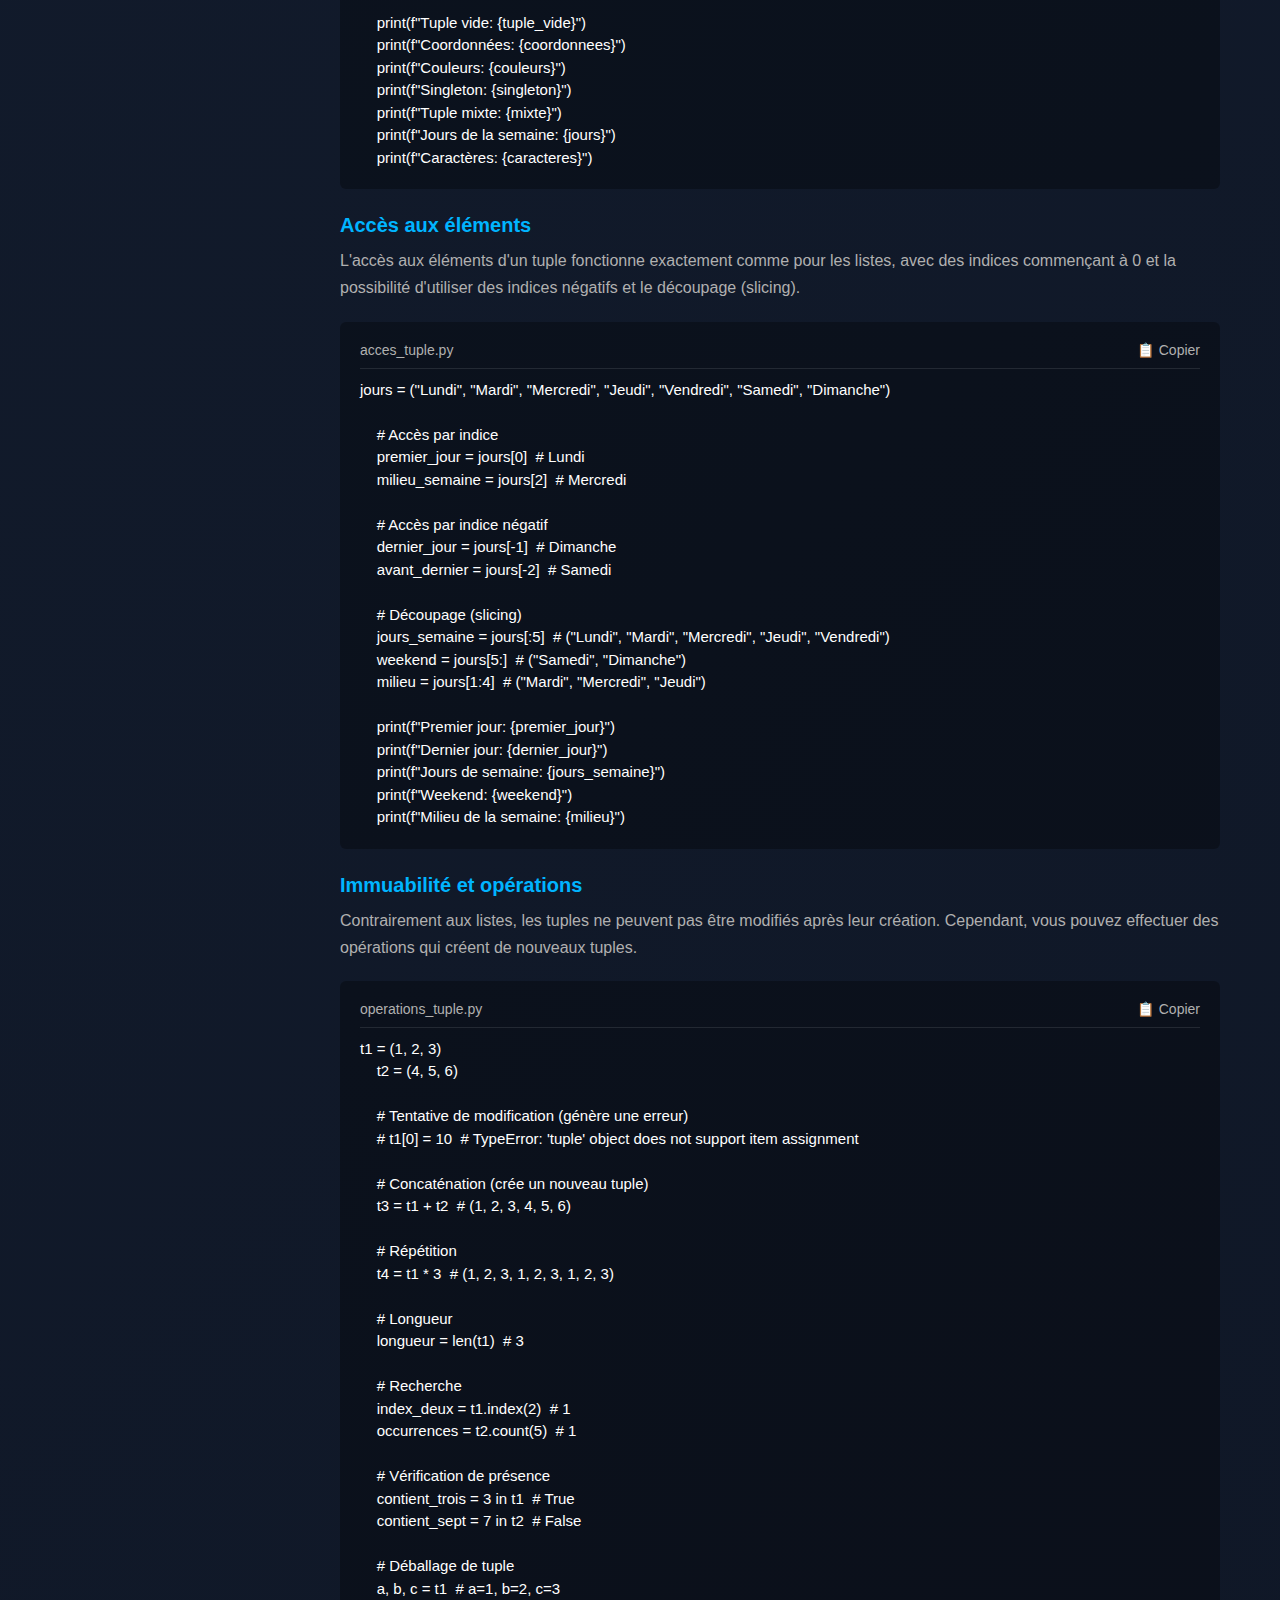
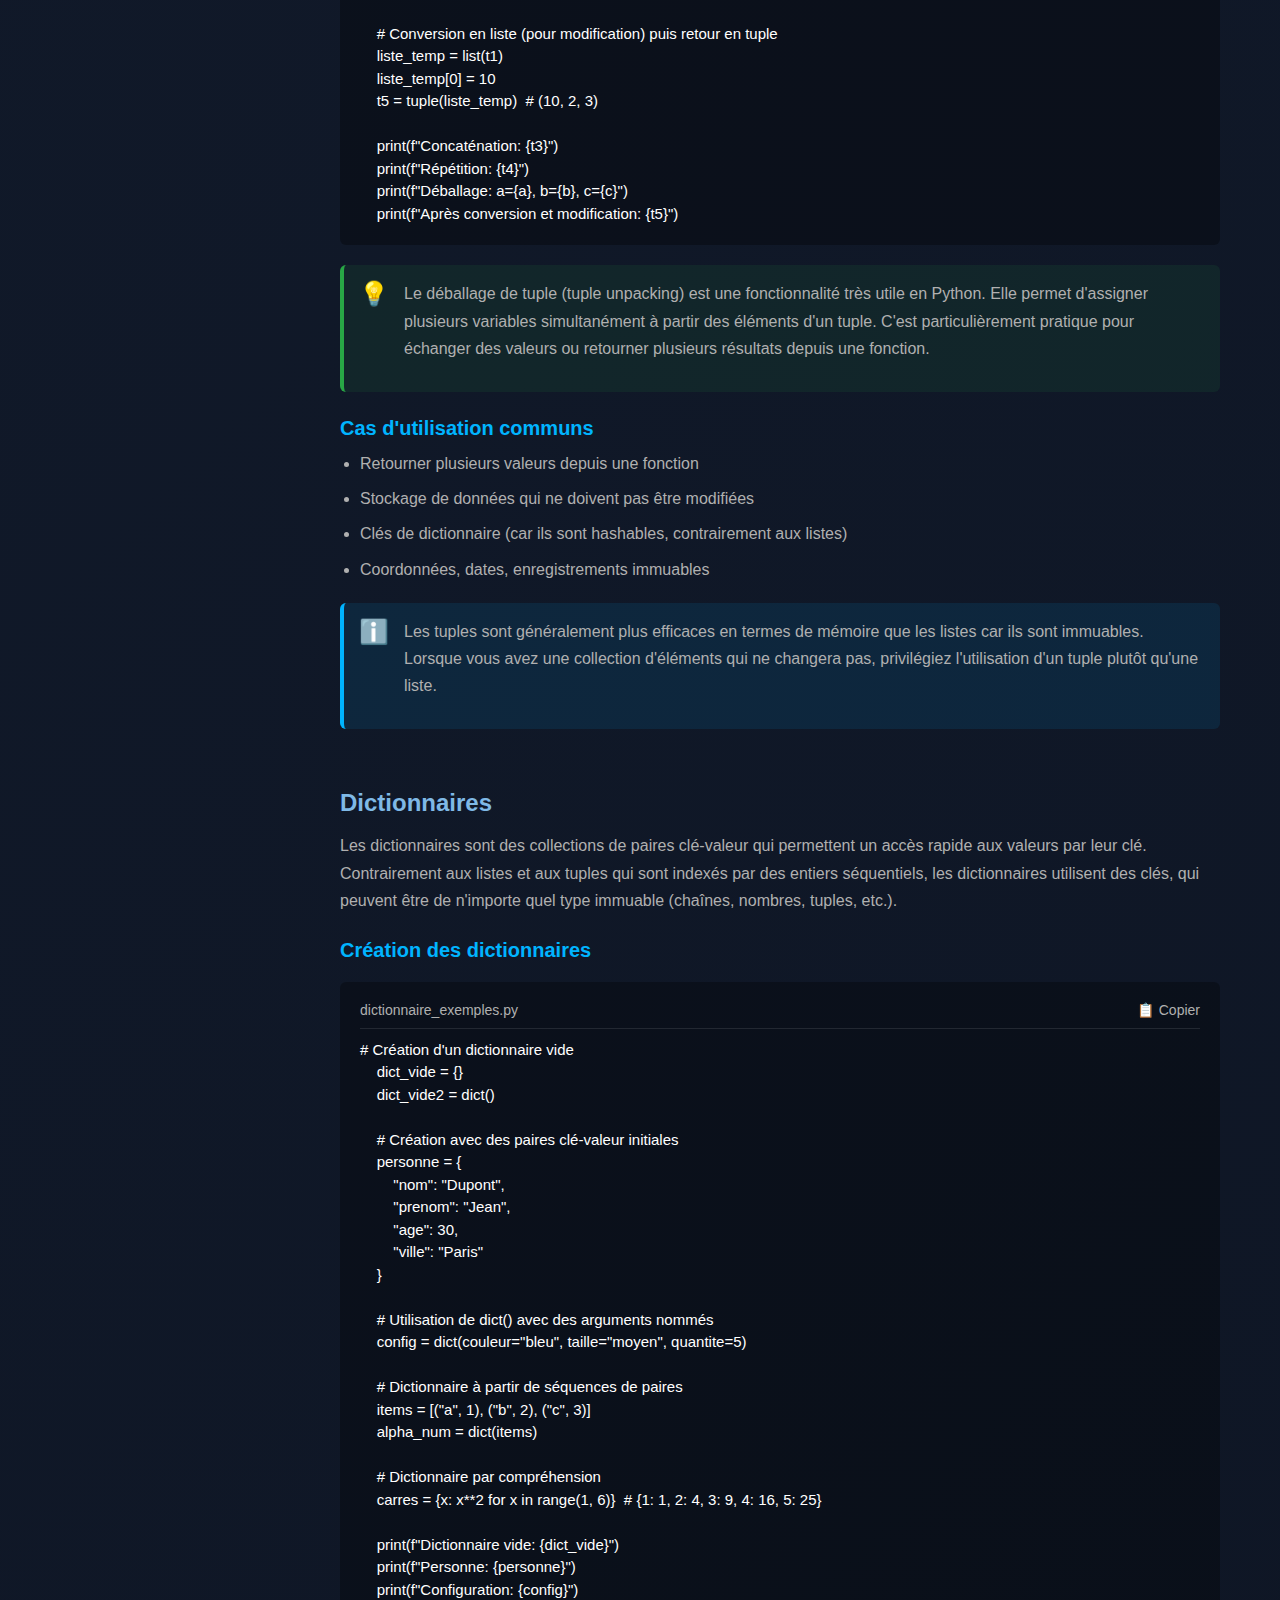
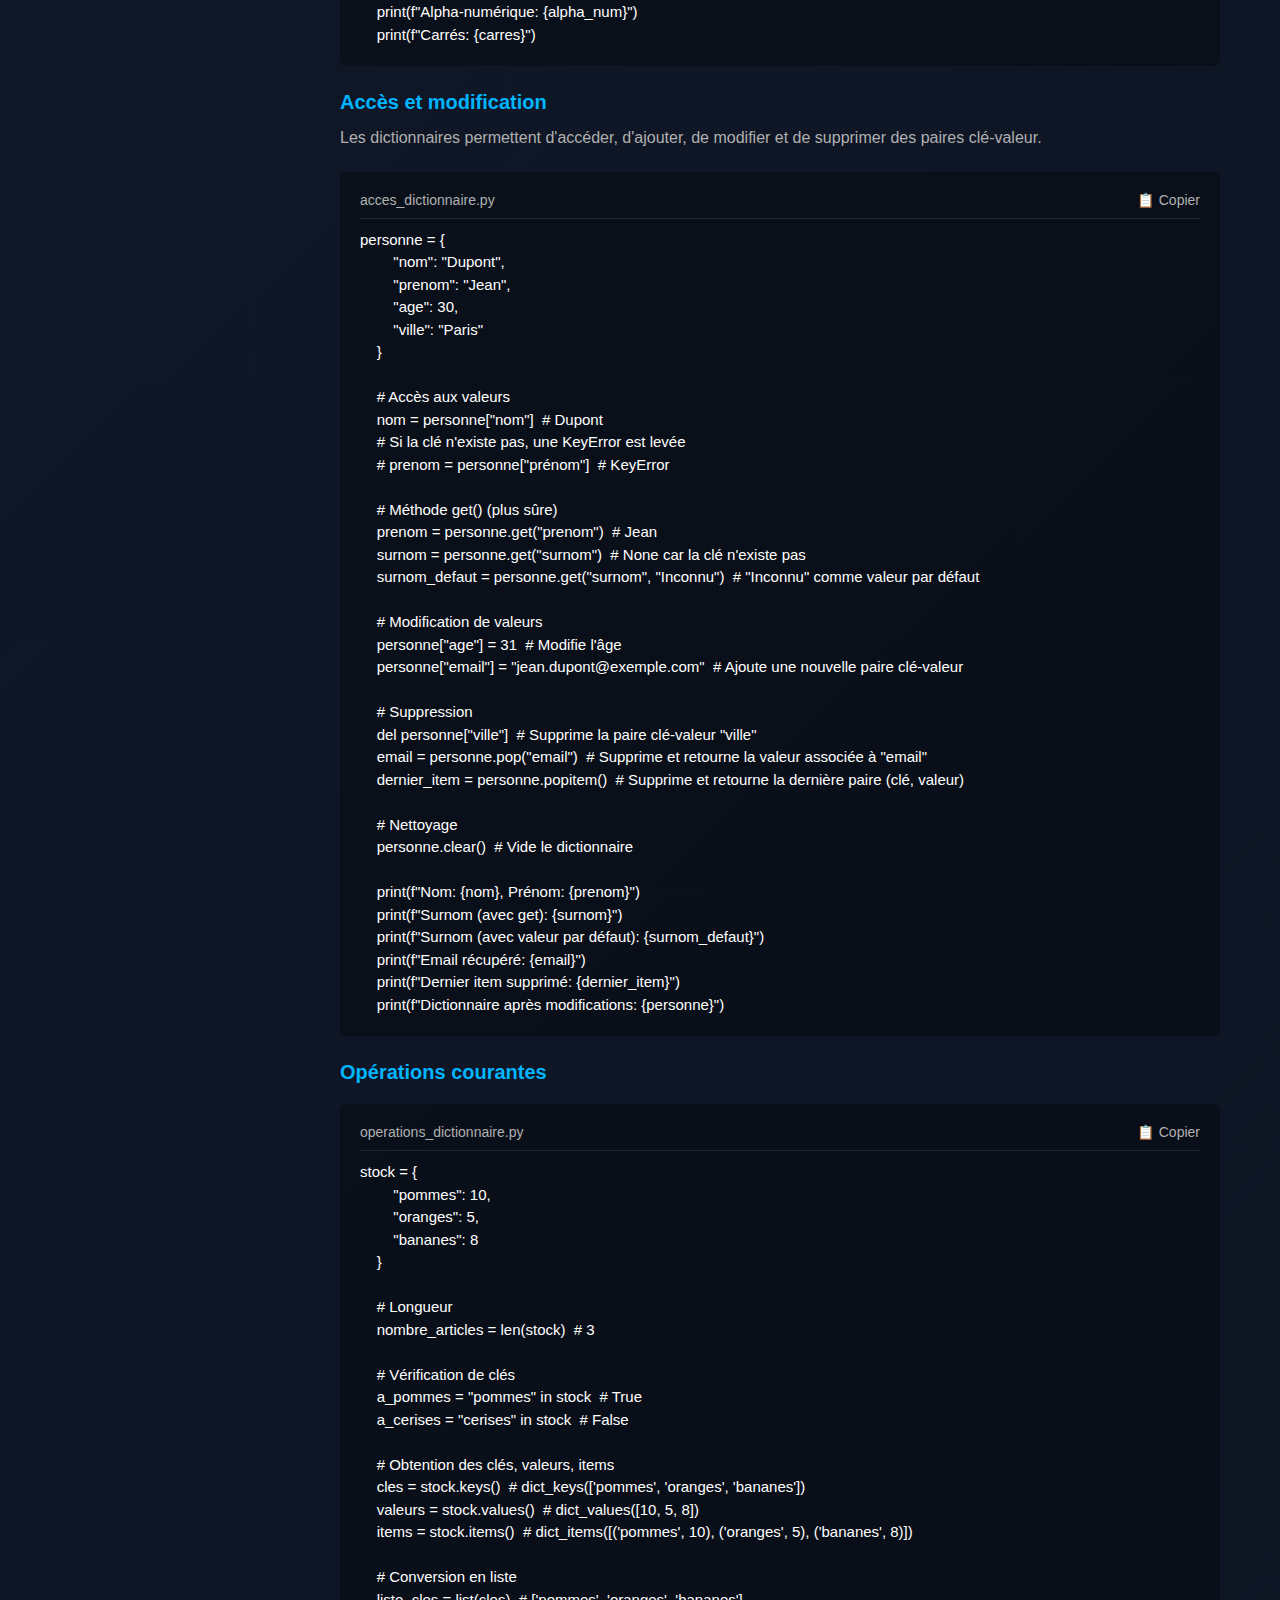
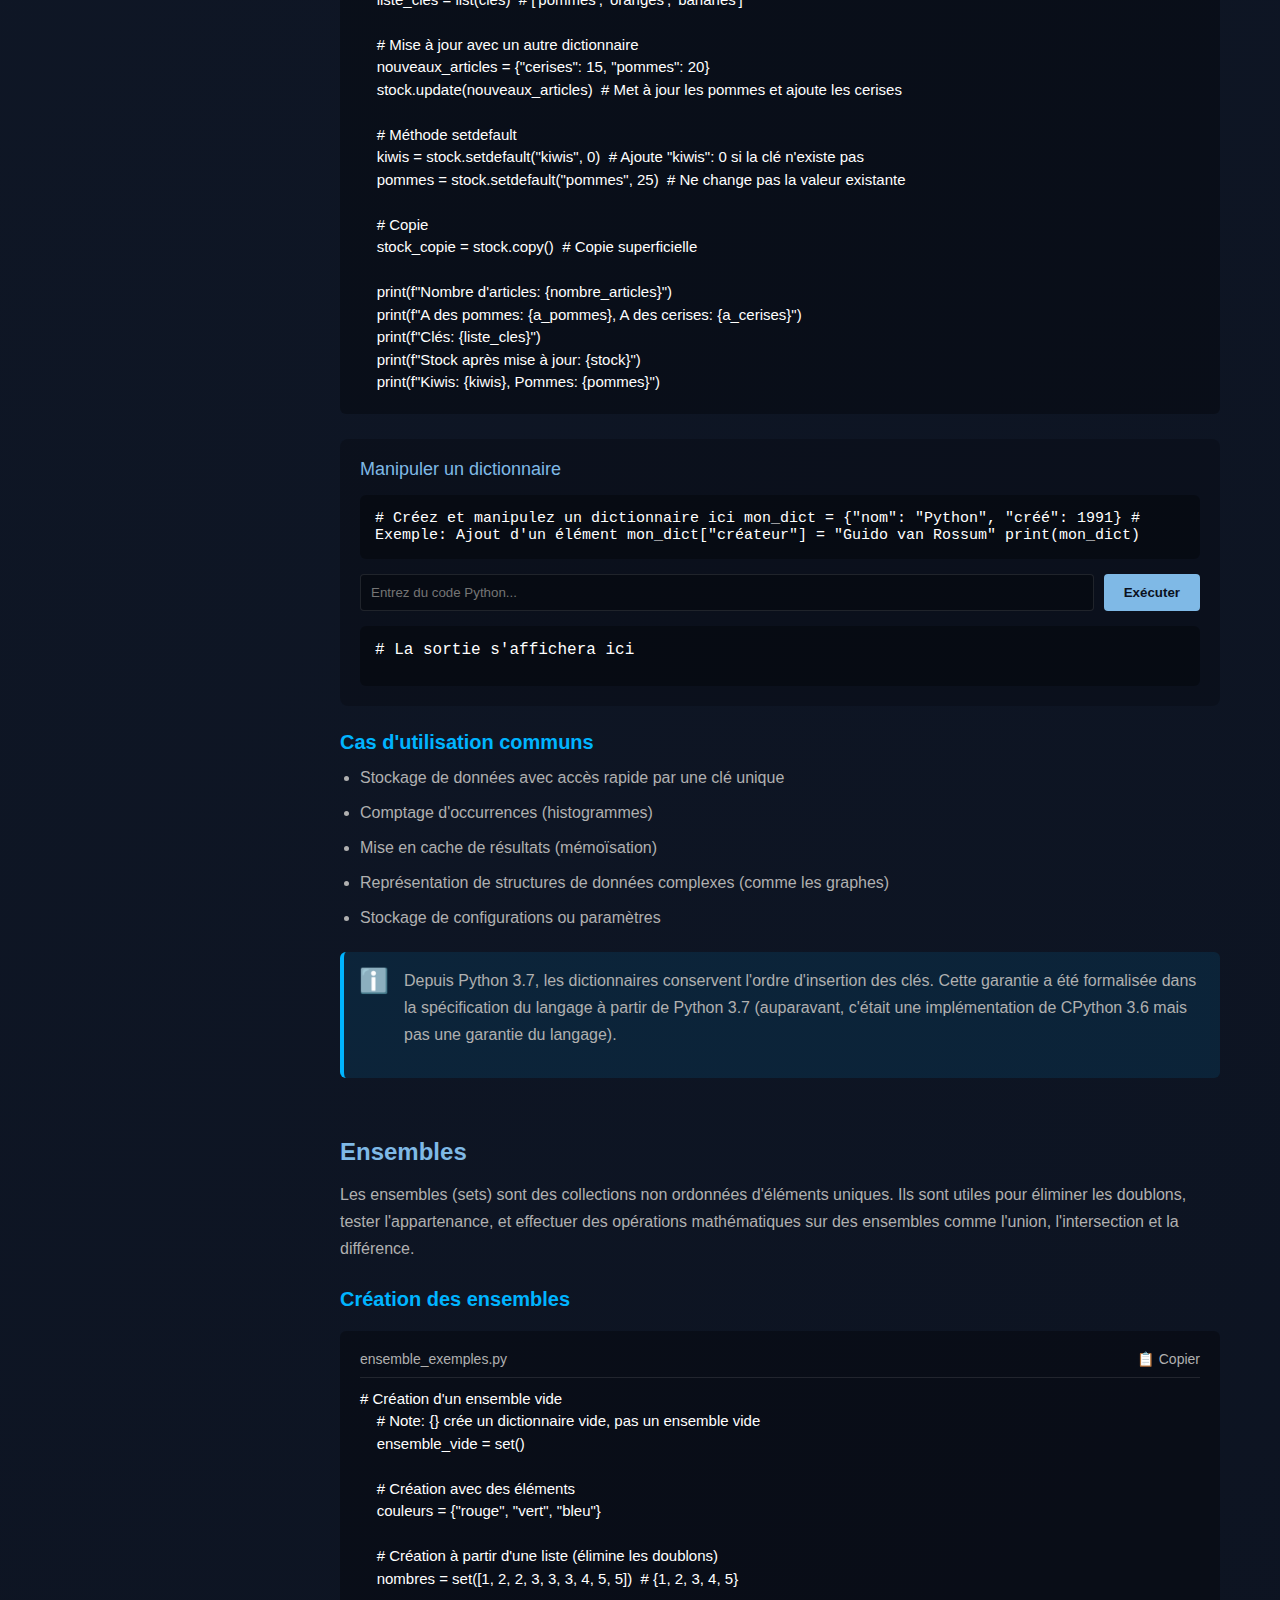
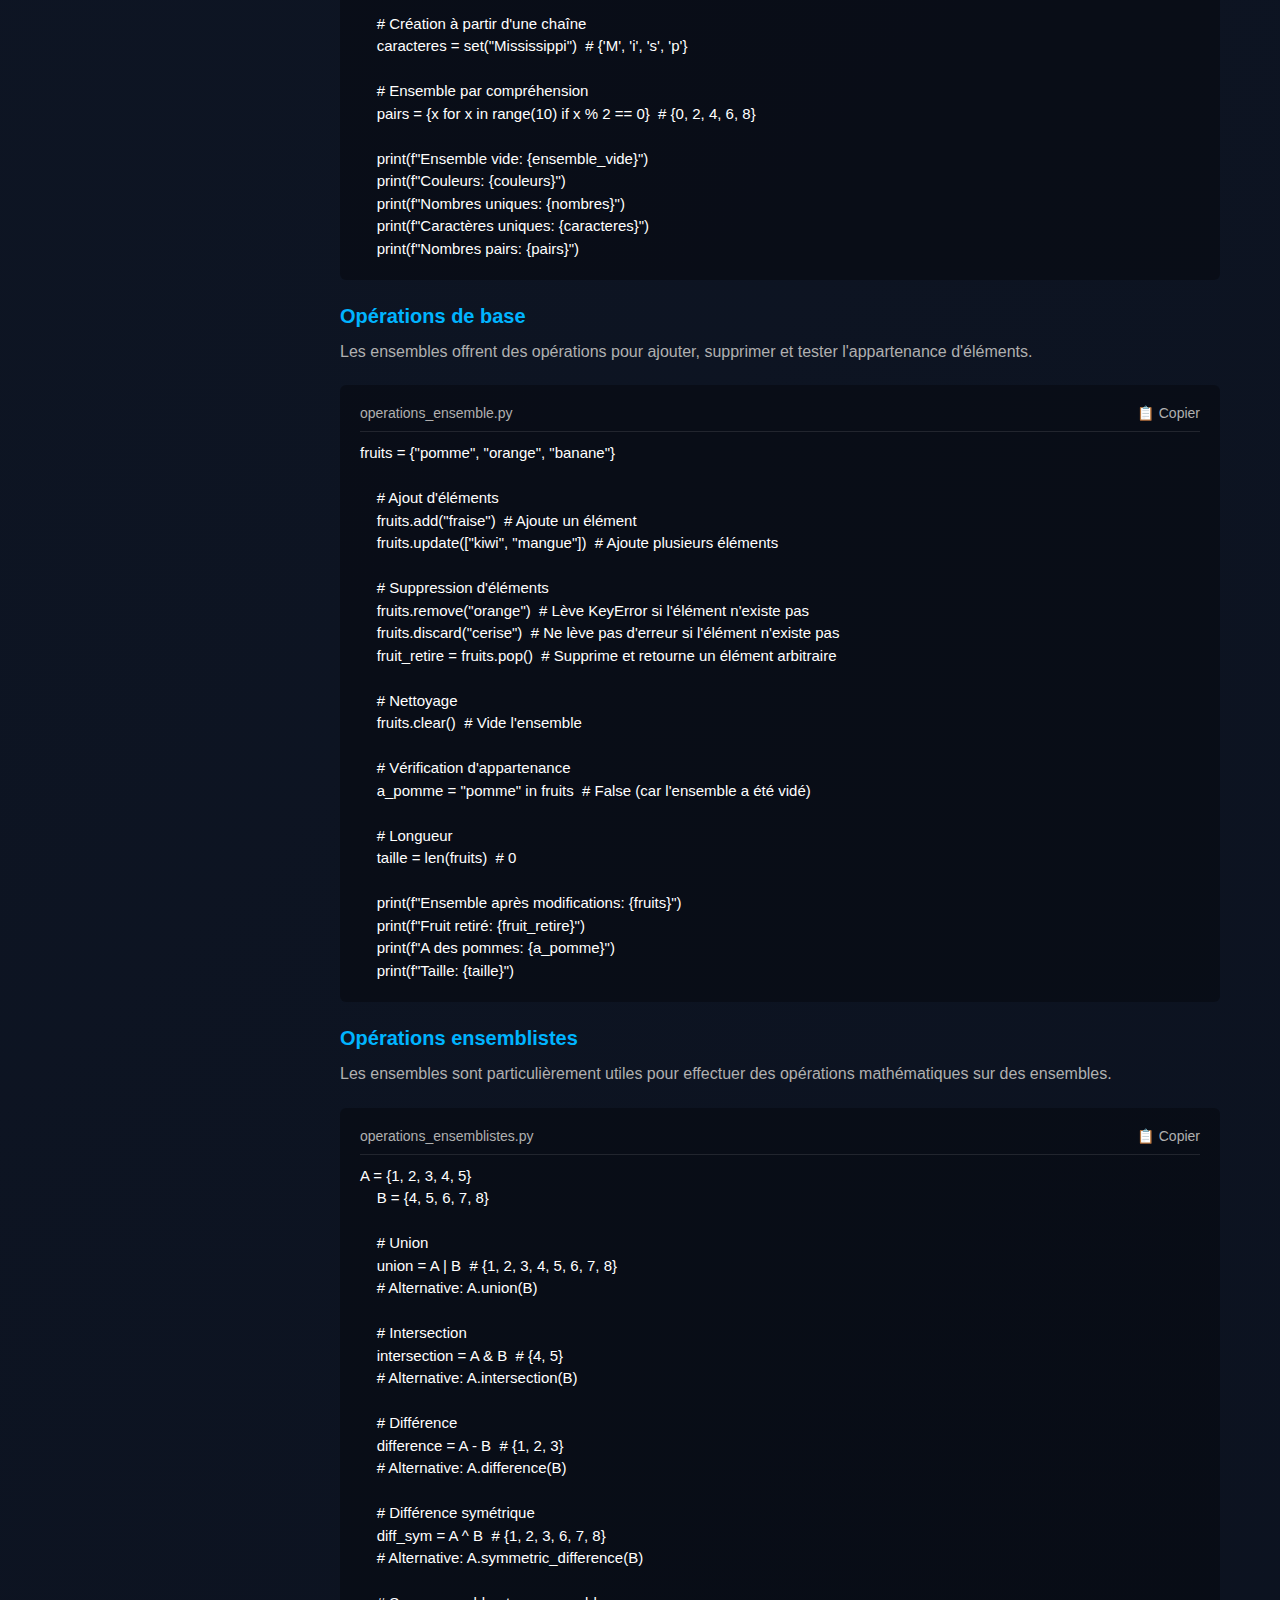
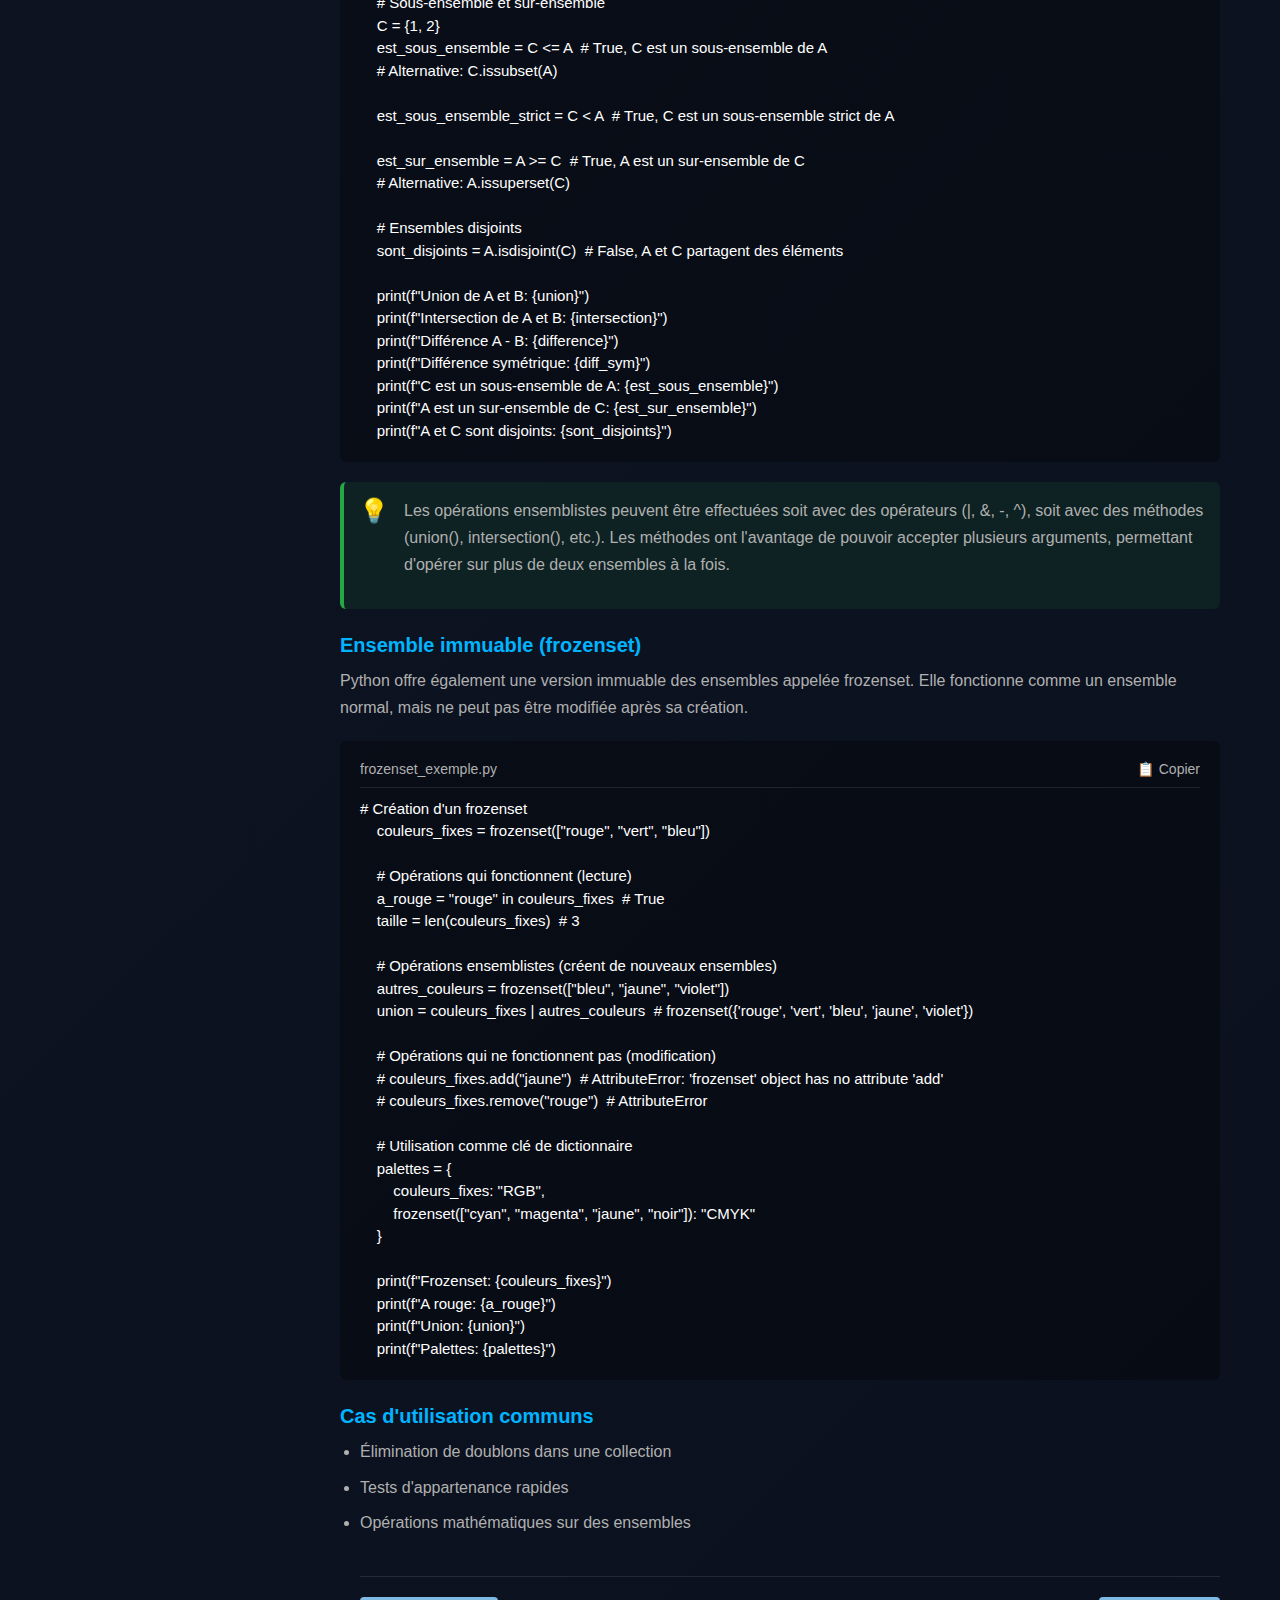
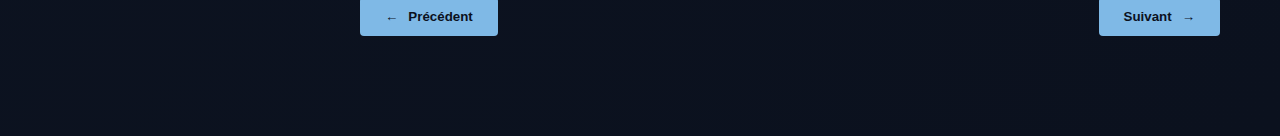
<file: chapitre3.html>
<!DOCTYPE html>
<html lang="fr">

<head>
    <meta charset="UTF-8">
    <meta name="viewport" content="width=device-width, initial-scale=1.0">
    <title>PyChallenge - Structures de données</title>
    <link rel="stylesheet" href="styles/chapitre3.css">
</head>

<body>
    <header>
        <div class="navbar">
            <div style="display: flex; align-items: center;">
                <button class="mobile-toggle" id="mobileToggle">☰</button>
                <a href="index.html" class="logo">Py<span>Challenge</span></a>
                <div class="doc-title">Documentation Python</div>
            </div>
            <ul class="nav-links">
                <li><a href="explorer.html">Défis</a></li>
                <li><a href="apprendre.html">Apprendre</a></li>
            </ul>
        </div>
    </header>

    <div class="main-container">
        <aside class="sidebar" id="sidebar">
            <div class="toc-header">
                <h2 class="toc-title">Guide d'apprentissage Python</h2>
                <div class="progress-info">Progression: 30%</div>
                <div class="progress-bar">
                    <div class="progress-fill"></div>
                </div>
            </div>

            <ul class="chapter-list">
                <li class="chapter">
                    <button class="chapter-button">
                        <span>1. Introduction à Python</span>
                        <span class="icon">▶</span>
                    </button>
                    <ul class="section-list">
                        <li><a href="apprendre.html#intro" class="section-link">Qu'est-ce que Python ?</a></li>
                        <li><a href="apprendre.html#installation" class="section-link">Installation et configuration</a>
                        </li>
                        <li><a href="apprendre.html#first-program" class="section-link">Votre premier programme</a></li>
                    </ul>
                </li>

                <li class="chapter">
                    <button class="chapter-button">
                        <span>2. Fondamentaux</span>
                        <span class="icon">▶</span>
                    </button>
                    <ul class="section-list">
                        <li><a href="chapitre2.html#variables" class="section-link">Variables et types de données</a>
                        </li>
                        <li><a href="chapitre2.html#operators" class="section-link">Opérateurs</a></li>
                        <li><a href="chapitre2.html#conditions" class="section-link">Structures conditionnelles</a></li>
                        <li><a href="chapitre2.html#loops" class="section-link">Boucles</a></li>
                    </ul>
                </li>

                <li class="chapter expanded">
                    <button class="chapter-button active">
                        <span>3. Structures de données</span>
                        <span class="icon">▶</span>
                    </button>
                    <ul class="section-list">
                        <li><a href="#lists" class="section-link active">Listes</a></li>
                        <li><a href="#tuples" class="section-link">Tuples</a></li>
                        <li><a href="#dictionaries" class="section-link">Dictionnaires</a></li>
                        <li><a href="#sets" class="section-link">Ensembles</a></li>
                    </ul>
                </li>

                <li class="chapter">
                    <button class="chapter-button">
                        <span>4. Fonctions</span>
                        <span class="icon">▶</span>
                    </button>
                    <ul class="section-list">
                        <li><a href="chapitre4.html#definir-fonctions" class="section-link active">Définir des
                                fonctions</a></li>
                        <li><a href="chapitre4.html#arguments-retour" class="section-link">Arguments et retour</a></li>
                        <li><a href="chapitre4.html#portee-variables" class="section-link">Portée des variables</a></li>
                        <li><a href="chapitre4.html#fonctions-lambda" class="section-link">Fonctions lambda</a></li>
                    </ul>
                </li>

                <li class="chapter">
                    <button class="chapter-button">
                        <span>5. Programmation orientée objet</span>
                        <span class="icon">▶</span>
                    </button>
                    <ul class="section-list">
                        <li><a href="chapitre5.html#classes-objets" class="section-link active">Classes et objets</a>
                        </li>
                        <li><a href="chapitre5.html#attributs-methodes" class="section-link">Attributs et méthodes</a>
                        </li>
                        <li><a href="chapitre5.html#heritage" class="section-link">Héritage</a></li>
                        <li><a href="chapitre5.html#polymorphisme" class="section-link">Polymorphisme</a></li>
                    </ul>
                </li>

                <li class="chapter">
                    <button class="chapter-button">
                        <span>6. Prochainement...</span>
                        <span class="icon">▶</span>
                    </button>
                    <ul class="section-list">
                        <li><a href="prochainement.html" class="section-link">Prochainement...</a></li>
                    </ul>
                </li>


            </ul>
        </aside>

        <main class="content">
            <section class="doc-section" id="introduction">
                <h1>Structures de données</h1>
                <p>Les structures de données sont des conteneurs qui permettent d'organiser et de stocker des
                    informations de manière efficace. Python offre plusieurs structures de données intégrées, chacune
                    avec ses propres caractéristiques et cas d'utilisation. Dans ce chapitre, nous explorerons les
                    quatre principales structures de données en Python : les listes, les tuples, les dictionnaires et
                    les ensembles.</p>

                <div class="note-box">
                    <div class="box-icon">ℹ️</div>
                    <div>
                        <p>Le choix de la structure de données appropriée peut avoir un impact significatif sur les
                            performances de votre programme. Une bonne compréhension de leurs caractéristiques vous
                            aidera à faire le meilleur choix pour vos besoins spécifiques.</p>
                    </div>
                </div>

                <table class="data-table">
                    <thead>
                        <tr>
                            <th>Structure</th>
                            <th>Mutable</th>
                            <th>Ordonné</th>
                            <th>Indexable</th>
                            <th>Permet les doublons</th>
                        </tr>
                    </thead>
                    <tbody>
                        <tr>
                            <td>Liste</td>
                            <td>Oui</td>
                            <td>Oui</td>
                            <td>Oui</td>
                            <td>Oui</td>
                        </tr>
                        <tr>
                            <td>Tuple</td>
                            <td>Non</td>
                            <td>Oui</td>
                            <td>Oui</td>
                            <td>Oui</td>
                        </tr>
                        <tr>
                            <td>Dictionnaire</td>
                            <td>Oui</td>
                            <td>Oui (depuis Python 3.7)</td>
                            <td>Par clé</td>
                            <td>Non (clés)</td>
                        </tr>
                        <tr>
                            <td>Ensemble</td>
                            <td>Oui</td>
                            <td>Non</td>
                            <td>Non</td>
                            <td>Non</td>
                        </tr>
                    </tbody>
                </table>
            </section>

            <section class="doc-section" id="lists">
                <h2>Listes</h2>
                <p>Les listes sont l'une des structures de données les plus flexibles et les plus couramment utilisées
                    en Python. Elles permettent de stocker une collection ordonnée d'éléments de différents types. Les
                    listes sont mutables, ce qui signifie que vous pouvez modifier leur contenu après leur création.</p>

                <h3>Création des listes</h3>
                <div class="code-block">
                    <div class="code-header">
                        <span class="code-title">liste_exemples.py</span>
                        <button class="copy-button"><span class="icon">📋</span> Copier</button>
                    </div>
                    <div class="copy-message">Copié !</div>
                    <pre><code># Création d'une liste vide
liste_vide = []

# Création d'une liste avec des éléments
nombres = [1, 2, 3, 4, 5]
fruits = ["pomme", "orange", "banane"]

# Liste avec différents types de données
mixte = [1, "deux", 3.0, True, [5, 6]]

# Utilisation de la fonction list() pour créer une liste
caracteres = list("Python")  # Crée ['P', 'y', 't', 'h', 'o', 'n']

# Liste par compréhension
carres = [x**2 for x in range(1, 6)]  # Crée [1, 4, 9, 16, 25]

print(f"Liste vide: {liste_vide}")
print(f"Liste de nombres: {nombres}")
print(f"Liste de fruits: {fruits}")
print(f"Liste mixte: {mixte}")
print(f"Liste de caractères: {caracteres}")
print(f"Liste de carrés: {carres}")</code></pre>
                </div>

                <h3>Accès aux éléments</h3>
                <p>Les éléments d'une liste sont accessibles par leur indice (position), qui commence à 0 pour le
                    premier élément. Python permet également d'utiliser des indices négatifs pour accéder aux éléments à
                    partir de la fin de la liste.</p>

                <div class="code-block">
                    <div class="code-header">
                        <span class="code-title">accès_liste.py</span>
                        <button class="copy-button"><span class="icon">📋</span> Copier</button>
                    </div>
                    <div class="copy-message">Copié !</div>
                    <pre><code>fruits = ["pomme", "orange", "banane", "fraise", "kiwi"]

# Accès par indice positif
premier_fruit = fruits[0]  # pomme
troisieme_fruit = fruits[2]  # banane

# Accès par indice négatif
dernier_fruit = fruits[-1]  # kiwi
avant_dernier = fruits[-2]  # fraise

# Découpage (slicing)
milieu = fruits[1:4]  # ["orange", "banane", "fraise"]
debut = fruits[:2]  # ["pomme", "orange"]
fin = fruits[2:]  # ["banane", "fraise", "kiwi"]
copie = fruits[:]  # Crée une copie de la liste complète

# Pas (step)
inverse = fruits[::-1]  # ["kiwi", "fraise", "banane", "orange", "pomme"]
pairs = fruits[::2]  # ["pomme", "banane", "kiwi"]

print(f"Premier fruit: {premier_fruit}")
print(f"Dernier fruit: {dernier_fruit}")
print(f"Milieu de la liste: {milieu}")
print(f"Début de la liste: {debut}")
print(f"Fin de la liste: {fin}")
print(f"Liste inversée: {inverse}")
print(f"Éléments pairs: {pairs}")</code></pre>
                </div>

                <div class="tip-box">
                    <div class="box-icon">💡</div>
                    <div>
                        <p>Le découpage (slicing) est une fonctionnalité puissante en Python. La syntaxe générale est
                            <code>liste[début:fin:pas]</code>, où <code>début</code> est l'indice de départ (inclus),
                            <code>fin</code> est l'indice de fin (exclu), et <code>pas</code> est l'intervalle entre les
                            éléments.
                        </p>
                    </div>
                </div>

                <h3>Modification des listes</h3>
                <p>Les listes étant mutables, vous pouvez modifier, ajouter ou supprimer des éléments après leur
                    création.</p>

                <div class="code-block">
                    <div class="code-header">
                        <span class="code-title">modification_liste.py</span>
                        <button class="copy-button"><span class="icon">📋</span> Copier</button>
                    </div>
                    <div class="copy-message">
                        <div class="copy-message">Copié !</div>
                        <pre><code>fruits = ["pomme", "orange", "banane"]
    
    # Modification d'un élément
    fruits[1] = "citron"  # Remplace "orange" par "citron"
    
    # Ajout d'éléments
    fruits.append("fraise")  # Ajoute à la fin de la liste
    fruits.insert(2, "kiwi")  # Insère "kiwi" à l'indice 2
    
    # Extension de liste
    plus_fruits = ["mangue", "ananas"]
    fruits.extend(plus_fruits)  # Ajoute tous les éléments de plus_fruits
    # Alternative: fruits += plus_fruits
    
    # Suppression d'éléments
    fruits.remove("banane")  # Supprime la première occurrence de "banane"
    dernier = fruits.pop()  # Supprime et retourne le dernier élément
    troisieme = fruits.pop(2)  # Supprime et retourne l'élément à l'indice 2
    del fruits[0]  # Supprime l'élément à l'indice 0
    
    # Nettoyage de la liste
    fruits.clear()  # Vide la liste
    
    print(f"Liste après modifications: {fruits}")</code></pre>
                    </div>

                    <h3>Opérations communes</h3>
                    <p>Python fournit de nombreuses méthodes intégrées pour manipuler les listes efficacement.</p>

                    <div class="code-block">
                        <div class="code-header">
                            <span class="code-title">operations_liste.py</span>
                            <button class="copy-button"><span class="icon">📋</span> Copier</button>
                        </div>
                        <div class="copy-message">Copié !</div>
                        <pre><code>nombres = [3, 1, 4, 1, 5, 9, 2, 6, 5]
    
    # Longueur
    longueur = len(nombres)  # 9
    
    # Recherche
    index_cinq = nombres.index(5)  # Retourne 4 (premier indice où 5 apparaît)
    occurrences = nombres.count(1)  # Compte le nombre d'occurrences de 1 (2)
    
    # Tri
    nombres.sort()  # Trie la liste en place
    nombres.sort(reverse=True)  # Trie en ordre décroissant
    # Alternative non destructive:
    tri_croissant = sorted(nombres)  # Retourne une nouvelle liste triée
    tri_decroissant = sorted(nombres, reverse=True)  # Tri décroissant
    
    # Inversion
    nombres.reverse()  # Inverse l'ordre des éléments en place
    # Alternative: nombres = nombres[::-1]
    
    # Opérations mathématiques
    somme = sum(nombres)  # Somme des éléments
    minimum = min(nombres)  # Plus petite valeur
    maximum = max(nombres)  # Plus grande valeur
    
    print(f"Longueur: {longueur}")
    print(f"Index du premier 5: {index_cinq}")
    print(f"Nombre d'occurrences de 1: {occurrences}")
    print(f"Liste triée croissante: {tri_croissant}")
    print(f"Liste triée décroissante: {tri_decroissant}")
    print(f"Somme: {somme}, Minimum: {minimum}, Maximum: {maximum}")</code></pre>
                    </div>

                    <div class="interactive-demo">
                        <div class="demo-header">
                            <span class="demo-title">Manipuler une liste</span>
                        </div>
                        <div class="demo-code">
                            # Créez et manipulez une liste ici
                            ma_liste = []

                            # Exemple: Ajout d'éléments
                            ma_liste.append("Python")
                            ma_liste.append(42)

                            print(ma_liste)
                        </div>
                        <div class="demo-input">
                            <input type="text" id="listInput" placeholder="Entrez du code Python...">
                            <button class="run-button" id="runDemo">Exécuter</button>
                        </div>
                        <div class="demo-output" id="listOutput">
                            # La sortie s'affichera ici
                        </div>
                    </div>

                    <h3>Cas d'utilisation communs</h3>
                    <ul>
                        <li>Stockage de collections ordonnées d'éléments</li>
                        <li>Files d'attente et piles (bien que des collections spécialisées existent)</li>
                        <li>Stockage temporaire de résultats pendant le traitement</li>
                        <li>Représentation de séquences ou de trajectoires</li>
                    </ul>

                    <div class="warning-box">
                        <div class="box-icon">⚠️</div>
                        <div>
                            <p>Les opérations comme <code>insert</code> ou <code>remove</code> au début ou au milieu
                                d'une grande liste peuvent être coûteuses en termes de performance, car tous les
                                éléments suivants doivent être déplacés. Si vous effectuez fréquemment ces opérations,
                                envisagez d'utiliser la structure <code>deque</code> du module <code>collections</code>.
                            </p>
                        </div>
                    </div>
            </section>

            <section class="doc-section" id="tuples">
                <h2>Tuples</h2>
                <p>Les tuples sont similaires aux listes, mais ils sont immuables, ce qui signifie qu'ils ne peuvent pas
                    être modifiés après leur création. Cette caractéristique les rend utiles pour stocker des
                    collections d'éléments qui ne devraient pas changer.</p>

                <h3>Création des tuples</h3>
                <div class="code-block">
                    <div class="code-header">
                        <span class="code-title">tuple_exemples.py</span>
                        <button class="copy-button"><span class="icon">📋</span> Copier</button>
                    </div>
                    <div class="copy-message">Copié !</div>
                    <pre><code># Création d'un tuple vide
    tuple_vide = ()
    
    # Création d'un tuple avec des éléments
    coordonnees = (10, 20)
    couleurs = ("rouge", "vert", "bleu")
    
    # Tuple avec un seul élément (notez la virgule obligatoire)
    singleton = (42,)  # Sans la virgule, ce serait un simple entier entre parenthèses
    
    # Tuple avec différents types de données
    mixte = (1, "deux", 3.0, False, (4, 5))
    
    # Création implicite de tuple (sans parenthèses)
    jours = "Lundi", "Mardi", "Mercredi", "Jeudi", "Vendredi"
    
    # Utilisation de la fonction tuple()
    caracteres = tuple("Python")  # Crée ('P', 'y', 't', 'h', 'o', 'n')
    
    print(f"Tuple vide: {tuple_vide}")
    print(f"Coordonnées: {coordonnees}")
    print(f"Couleurs: {couleurs}")
    print(f"Singleton: {singleton}")
    print(f"Tuple mixte: {mixte}")
    print(f"Jours de la semaine: {jours}")
    print(f"Caractères: {caracteres}")</code></pre>
                </div>

                <h3>Accès aux éléments</h3>
                <p>L'accès aux éléments d'un tuple fonctionne exactement comme pour les listes, avec des indices
                    commençant à 0 et la possibilité d'utiliser des indices négatifs et le découpage (slicing).</p>

                <div class="code-block">
                    <div class="code-header">
                        <span class="code-title">acces_tuple.py</span>
                        <button class="copy-button"><span class="icon">📋</span> Copier</button>
                    </div>
                    <div class="copy-message">Copié !</div>
                    <pre><code>jours = ("Lundi", "Mardi", "Mercredi", "Jeudi", "Vendredi", "Samedi", "Dimanche")
    
    # Accès par indice
    premier_jour = jours[0]  # Lundi
    milieu_semaine = jours[2]  # Mercredi
    
    # Accès par indice négatif
    dernier_jour = jours[-1]  # Dimanche
    avant_dernier = jours[-2]  # Samedi
    
    # Découpage (slicing)
    jours_semaine = jours[:5]  # ("Lundi", "Mardi", "Mercredi", "Jeudi", "Vendredi")
    weekend = jours[5:]  # ("Samedi", "Dimanche")
    milieu = jours[1:4]  # ("Mardi", "Mercredi", "Jeudi")
    
    print(f"Premier jour: {premier_jour}")
    print(f"Dernier jour: {dernier_jour}")
    print(f"Jours de semaine: {jours_semaine}")
    print(f"Weekend: {weekend}")
    print(f"Milieu de la semaine: {milieu}")</code></pre>
                </div>

                <h3>Immuabilité et opérations</h3>
                <p>Contrairement aux listes, les tuples ne peuvent pas être modifiés après leur création. Cependant,
                    vous pouvez effectuer des opérations qui créent de nouveaux tuples.</p>

                <div class="code-block">
                    <div class="code-header">
                        <span class="code-title">operations_tuple.py</span>
                        <button class="copy-button"><span class="icon">📋</span> Copier</button>
                    </div>
                    <div class="copy-message">Copié !</div>
                    <pre><code>t1 = (1, 2, 3)
    t2 = (4, 5, 6)
    
    # Tentative de modification (génère une erreur)
    # t1[0] = 10  # TypeError: 'tuple' object does not support item assignment
    
    # Concaténation (crée un nouveau tuple)
    t3 = t1 + t2  # (1, 2, 3, 4, 5, 6)
    
    # Répétition
    t4 = t1 * 3  # (1, 2, 3, 1, 2, 3, 1, 2, 3)
    
    # Longueur
    longueur = len(t1)  # 3
    
    # Recherche
    index_deux = t1.index(2)  # 1
    occurrences = t2.count(5)  # 1
    
    # Vérification de présence
    contient_trois = 3 in t1  # True
    contient_sept = 7 in t2  # False
    
    # Déballage de tuple
    a, b, c = t1  # a=1, b=2, c=3
    
    # Conversion en liste (pour modification) puis retour en tuple
    liste_temp = list(t1)
    liste_temp[0] = 10
    t5 = tuple(liste_temp)  # (10, 2, 3)
    
    print(f"Concaténation: {t3}")
    print(f"Répétition: {t4}")
    print(f"Déballage: a={a}, b={b}, c={c}")
    print(f"Après conversion et modification: {t5}")</code></pre>
                </div>

                <div class="tip-box">
                    <div class="box-icon">💡</div>
                    <div>
                        <p>Le déballage de tuple (tuple unpacking) est une fonctionnalité très utile en Python. Elle
                            permet d'assigner plusieurs variables simultanément à partir des éléments d'un tuple. C'est
                            particulièrement pratique pour échanger des valeurs ou retourner plusieurs résultats depuis
                            une fonction.</p>
                    </div>
                </div>

                <h3>Cas d'utilisation communs</h3>
                <ul>
                    <li>Retourner plusieurs valeurs depuis une fonction</li>
                    <li>Stockage de données qui ne doivent pas être modifiées</li>
                    <li>Clés de dictionnaire (car ils sont hashables, contrairement aux listes)</li>
                    <li>Coordonnées, dates, enregistrements immuables</li>
                </ul>

                <div class="note-box">
                    <div class="box-icon">ℹ️</div>
                    <div>
                        <p>Les tuples sont généralement plus efficaces en termes de mémoire que les listes car ils sont
                            immuables. Lorsque vous avez une collection d'éléments qui ne changera pas, privilégiez
                            l'utilisation d'un tuple plutôt qu'une liste.</p>
                    </div>
                </div>
            </section>

            <section class="doc-section" id="dictionaries">
                <h2>Dictionnaires</h2>
                <p>Les dictionnaires sont des collections de paires clé-valeur qui permettent un accès rapide aux
                    valeurs par leur clé. Contrairement aux listes et aux tuples qui sont indexés par des entiers
                    séquentiels, les dictionnaires utilisent des clés, qui peuvent être de n'importe quel type immuable
                    (chaînes, nombres, tuples, etc.).</p>

                <h3>Création des dictionnaires</h3>
                <div class="code-block">
                    <div class="code-header">
                        <span class="code-title">dictionnaire_exemples.py</span>
                        <button class="copy-button"><span class="icon">📋</span> Copier</button>
                    </div>
                    <div class="copy-message">Copié !</div>
                    <pre><code># Création d'un dictionnaire vide
    dict_vide = {}
    dict_vide2 = dict()
    
    # Création avec des paires clé-valeur initiales
    personne = {
        "nom": "Dupont",
        "prenom": "Jean",
        "age": 30,
        "ville": "Paris"
    }
    
    # Utilisation de dict() avec des arguments nommés
    config = dict(couleur="bleu", taille="moyen", quantite=5)
    
    # Dictionnaire à partir de séquences de paires
    items = [("a", 1), ("b", 2), ("c", 3)]
    alpha_num = dict(items)
    
    # Dictionnaire par compréhension
    carres = {x: x**2 for x in range(1, 6)}  # {1: 1, 2: 4, 3: 9, 4: 16, 5: 25}
    
    print(f"Dictionnaire vide: {dict_vide}")
    print(f"Personne: {personne}")
    print(f"Configuration: {config}")
    print(f"Alpha-numérique: {alpha_num}")
    print(f"Carrés: {carres}")</code></pre>
                </div>

                <h3>Accès et modification</h3>
                <p>Les dictionnaires permettent d'accéder, d'ajouter, de modifier et de supprimer des paires clé-valeur.
                </p>

                <div class="code-block">
                    <div class="code-header">
                        <span class="code-title">acces_dictionnaire.py</span>
                        <button class="copy-button"><span class="icon">📋</span> Copier</button>
                    </div>
                    <div class="copy-message">Copié !</div>
                    <pre><code>personne = {
        "nom": "Dupont",
        "prenom": "Jean",
        "age": 30,
        "ville": "Paris"
    }
    
    # Accès aux valeurs
    nom = personne["nom"]  # Dupont
    # Si la clé n'existe pas, une KeyError est levée
    # prenom = personne["prénom"]  # KeyError
    
    # Méthode get() (plus sûre)
    prenom = personne.get("prenom")  # Jean
    surnom = personne.get("surnom")  # None car la clé n'existe pas
    surnom_defaut = personne.get("surnom", "Inconnu")  # "Inconnu" comme valeur par défaut
    
    # Modification de valeurs
    personne["age"] = 31  # Modifie l'âge
    personne["email"] = "jean.dupont@exemple.com"  # Ajoute une nouvelle paire clé-valeur
    
    # Suppression
    del personne["ville"]  # Supprime la paire clé-valeur "ville"
    email = personne.pop("email")  # Supprime et retourne la valeur associée à "email"
    dernier_item = personne.popitem()  # Supprime et retourne la dernière paire (clé, valeur)
    
    # Nettoyage
    personne.clear()  # Vide le dictionnaire
    
    print(f"Nom: {nom}, Prénom: {prenom}")
    print(f"Surnom (avec get): {surnom}")
    print(f"Surnom (avec valeur par défaut): {surnom_defaut}")
    print(f"Email récupéré: {email}")
    print(f"Dernier item supprimé: {dernier_item}")
    print(f"Dictionnaire après modifications: {personne}")</code></pre>
                </div>

                <h3>Opérations courantes</h3>
                <div class="code-block">
                    <div class="code-header">
                        <span class="code-title">operations_dictionnaire.py</span>
                        <button class="copy-button"><span class="icon">📋</span> Copier</button>
                    </div>
                    <div class="copy-message">Copié !</div>
                    <pre><code>stock = {
        "pommes": 10,
        "oranges": 5,
        "bananes": 8
    }
    
    # Longueur
    nombre_articles = len(stock)  # 3
    
    # Vérification de clés
    a_pommes = "pommes" in stock  # True
    a_cerises = "cerises" in stock  # False
    
    # Obtention des clés, valeurs, items
    cles = stock.keys()  # dict_keys(['pommes', 'oranges', 'bananes'])
    valeurs = stock.values()  # dict_values([10, 5, 8])
    items = stock.items()  # dict_items([('pommes', 10), ('oranges', 5), ('bananes', 8)])
    
    # Conversion en liste
    liste_cles = list(cles)  # ['pommes', 'oranges', 'bananes']
    
    # Mise à jour avec un autre dictionnaire
    nouveaux_articles = {"cerises": 15, "pommes": 20}
    stock.update(nouveaux_articles)  # Met à jour les pommes et ajoute les cerises
    
    # Méthode setdefault
    kiwis = stock.setdefault("kiwis", 0)  # Ajoute "kiwis": 0 si la clé n'existe pas
    pommes = stock.setdefault("pommes", 25)  # Ne change pas la valeur existante
    
    # Copie
    stock_copie = stock.copy()  # Copie superficielle
    
    print(f"Nombre d'articles: {nombre_articles}")
    print(f"A des pommes: {a_pommes}, A des cerises: {a_cerises}")
    print(f"Clés: {liste_cles}")
    print(f"Stock après mise à jour: {stock}")
    print(f"Kiwis: {kiwis}, Pommes: {pommes}")</code></pre>
                </div>

                <div class="interactive-demo">
                    <div class="demo-header">
                        <span class="demo-title">Manipuler un dictionnaire</span>
                    </div>
                    <div class="demo-code">
                        # Créez et manipulez un dictionnaire ici
                        mon_dict = {"nom": "Python", "créé": 1991}

                        # Exemple: Ajout d'un élément
                        mon_dict["créateur"] = "Guido van Rossum"

                        print(mon_dict)
                    </div>
                    <div class="demo-input">
                        <input type="text" id="dictInput" placeholder="Entrez du code Python...">
                        <button class="run-button" id="runDictDemo">Exécuter</button>
                    </div>
                    <div class="demo-output" id="dictOutput">
                        # La sortie s'affichera ici
                    </div>
                </div>

                <h3>Cas d'utilisation communs</h3>
                <ul>
                    <li>Stockage de données avec accès rapide par une clé unique</li>
                    <li>Comptage d'occurrences (histogrammes)</li>
                    <li>Mise en cache de résultats (mémoïsation)</li>
                    <li>Représentation de structures de données complexes (comme les graphes)</li>
                    <li>Stockage de configurations ou paramètres</li>
                </ul>

                <div class="note-box">
                    <div class="box-icon">ℹ️</div>
                    <div>
                        <p>Depuis Python 3.7, les dictionnaires conservent l'ordre d'insertion des clés. Cette garantie
                            a été formalisée dans la spécification du langage à partir de Python 3.7 (auparavant,
                            c'était une implémentation de CPython 3.6 mais pas une garantie du langage).</p>
                    </div>
                </div>
            </section>

            <section class="doc-section" id="sets">
                <h2>Ensembles</h2>
                <p>Les ensembles (sets) sont des collections non ordonnées d'éléments uniques. Ils sont utiles pour
                    éliminer les doublons, tester l'appartenance, et effectuer des opérations mathématiques sur des
                    ensembles comme l'union, l'intersection et la différence.</p>

                <h3>Création des ensembles</h3>
                <div class="code-block">
                    <div class="code-header">
                        <span class="code-title">ensemble_exemples.py</span>
                        <button class="copy-button"><span class="icon">📋</span> Copier</button>
                    </div>
                    <div class="copy-message">Copié !</div>
                    <pre><code># Création d'un ensemble vide
    # Note: {} crée un dictionnaire vide, pas un ensemble vide
    ensemble_vide = set()
    
    # Création avec des éléments
    couleurs = {"rouge", "vert", "bleu"}
    
    # Création à partir d'une liste (élimine les doublons)
    nombres = set([1, 2, 2, 3, 3, 3, 4, 5, 5])  # {1, 2, 3, 4, 5}
    
    # Création à partir d'une chaîne
    caracteres = set("Mississippi")  # {'M', 'i', 's', 'p'}
    
    # Ensemble par compréhension
    pairs = {x for x in range(10) if x % 2 == 0}  # {0, 2, 4, 6, 8}
    
    print(f"Ensemble vide: {ensemble_vide}")
    print(f"Couleurs: {couleurs}")
    print(f"Nombres uniques: {nombres}")
    print(f"Caractères uniques: {caracteres}")
    print(f"Nombres pairs: {pairs}")</code></pre>
                </div>

                <h3>Opérations de base</h3>
                <p>Les ensembles offrent des opérations pour ajouter, supprimer et tester l'appartenance d'éléments.</p>

                <div class="code-block">
                    <div class="code-header">
                        <span class="code-title">operations_ensemble.py</span>
                        <button class="copy-button"><span class="icon">📋</span> Copier</button>
                    </div>
                    <div class="copy-message">Copié !</div>
                    <pre><code>fruits = {"pomme", "orange", "banane"}
    
    # Ajout d'éléments
    fruits.add("fraise")  # Ajoute un élément
    fruits.update(["kiwi", "mangue"])  # Ajoute plusieurs éléments
    
    # Suppression d'éléments
    fruits.remove("orange")  # Lève KeyError si l'élément n'existe pas
    fruits.discard("cerise")  # Ne lève pas d'erreur si l'élément n'existe pas
    fruit_retire = fruits.pop()  # Supprime et retourne un élément arbitraire
    
    # Nettoyage
    fruits.clear()  # Vide l'ensemble
    
    # Vérification d'appartenance
    a_pomme = "pomme" in fruits  # False (car l'ensemble a été vidé)
    
    # Longueur
    taille = len(fruits)  # 0
    
    print(f"Ensemble après modifications: {fruits}")
    print(f"Fruit retiré: {fruit_retire}")
    print(f"A des pommes: {a_pomme}")
    print(f"Taille: {taille}")</code></pre>
                </div>

                <h3>Opérations ensemblistes</h3>
                <p>Les ensembles sont particulièrement utiles pour effectuer des opérations mathématiques sur des
                    ensembles.</p>

                <div class="code-block">
                    <div class="code-header">
                        <span class="code-title">operations_ensemblistes.py</span>
                        <button class="copy-button"><span class="icon">📋</span> Copier</button>
                    </div>
                    <div class="copy-message">Copié !</div>
                    <pre><code>A = {1, 2, 3, 4, 5}
    B = {4, 5, 6, 7, 8}
    
    # Union
    union = A | B  # {1, 2, 3, 4, 5, 6, 7, 8}
    # Alternative: A.union(B)
    
    # Intersection
    intersection = A & B  # {4, 5}
    # Alternative: A.intersection(B)
    
    # Différence
    difference = A - B  # {1, 2, 3}
    # Alternative: A.difference(B)
    
    # Différence symétrique
    diff_sym = A ^ B  # {1, 2, 3, 6, 7, 8}
    # Alternative: A.symmetric_difference(B)
    
    # Sous-ensemble et sur-ensemble
    C = {1, 2}
    est_sous_ensemble = C <= A  # True, C est un sous-ensemble de A
    # Alternative: C.issubset(A)
    
    est_sous_ensemble_strict = C < A  # True, C est un sous-ensemble strict de A
    
    est_sur_ensemble = A >= C  # True, A est un sur-ensemble de C
    # Alternative: A.issuperset(C)
    
    # Ensembles disjoints
    sont_disjoints = A.isdisjoint(C)  # False, A et C partagent des éléments
    
    print(f"Union de A et B: {union}")
    print(f"Intersection de A et B: {intersection}")
    print(f"Différence A - B: {difference}")
    print(f"Différence symétrique: {diff_sym}")
    print(f"C est un sous-ensemble de A: {est_sous_ensemble}")
    print(f"A est un sur-ensemble de C: {est_sur_ensemble}")
    print(f"A et C sont disjoints: {sont_disjoints}")</code></pre>
                </div>

                <div class="tip-box">
                    <div class="box-icon">💡</div>
                    <div>
                        <p>Les opérations ensemblistes peuvent être effectuées soit avec des opérateurs (<code>|</code>,
                            <code>&</code>, <code>-</code>, <code>^</code>), soit avec des méthodes
                            (<code>union()</code>, <code>intersection()</code>, etc.). Les méthodes ont l'avantage de
                            pouvoir accepter plusieurs arguments, permettant d'opérer sur plus de deux ensembles à la
                            fois.
                        </p>
                    </div>
                </div>

                <h3>Ensemble immuable (frozenset)</h3>
                <p>Python offre également une version immuable des ensembles appelée <code>frozenset</code>. Elle
                    fonctionne comme un ensemble normal, mais ne peut pas être modifiée après sa création.</p>

                <div class="code-block">
                    <div class="code-header">
                        <span class="code-title">frozenset_exemple.py</span>
                        <button class="copy-button"><span class="icon">📋</span> Copier</button>
                    </div>
                    <div class="copy-message">Copié !</div>
                    <pre><code># Création d'un frozenset
    couleurs_fixes = frozenset(["rouge", "vert", "bleu"])
    
    # Opérations qui fonctionnent (lecture)
    a_rouge = "rouge" in couleurs_fixes  # True
    taille = len(couleurs_fixes)  # 3
    
    # Opérations ensemblistes (créent de nouveaux ensembles)
    autres_couleurs = frozenset(["bleu", "jaune", "violet"])
    union = couleurs_fixes | autres_couleurs  # frozenset({'rouge', 'vert', 'bleu', 'jaune', 'violet'})
    
    # Opérations qui ne fonctionnent pas (modification)
    # couleurs_fixes.add("jaune")  # AttributeError: 'frozenset' object has no attribute 'add'
    # couleurs_fixes.remove("rouge")  # AttributeError
    
    # Utilisation comme clé de dictionnaire
    palettes = {
        couleurs_fixes: "RGB",
        frozenset(["cyan", "magenta", "jaune", "noir"]): "CMYK"
    }
    
    print(f"Frozenset: {couleurs_fixes}")
    print(f"A rouge: {a_rouge}")
    print(f"Union: {union}")
    print(f"Palettes: {palettes}")</code></pre>
                </div>

                <h3>Cas d'utilisation communs</h3>
                <ul>
                    <li>Élimination de doublons dans une collection</li>
                    <li>Tests d'appartenance rapides</li>
                    <li>Opérations mathématiques sur des ensembles</li>

                    <div class="navigation-buttons">
                        <button class="nav-button prev" onclick="location.href='chapitre2.html'"><span class="icon">←
                            </span>Précédent </button>
                        <button class="nav-button next" onclick="location.href='chapitre4.html'">Suivant <span
                                class="icon">→</span></button>

                        </a>
                    </div>
                </ul>
            </section>
            <script>
                // JavaScript pour la fonctionnalité de la page
                document.addEventListener('DOMContentLoaded', function () {
                    // Gestion des chapitres dépliables
                    const chapterButtons = document.querySelectorAll('.chapter-button');

                    chapterButtons.forEach(button => {
                        button.addEventListener('click', function () {
                            const chapter = this.parentElement;
                            chapter.classList.toggle('expanded');
                        });
                    });

                    // Gestion du bouton de copie de code
                    const copyButtons = document.querySelectorAll('.copy-button');

                    copyButtons.forEach(button => {
                        button.addEventListener('click', function () {
                            const codeBlock = this.closest('.code-block');
                            const code = codeBlock.querySelector('code').textContent;

                            navigator.clipboard.writeText(code)
                                .then(() => {
                                    const copyMessage = codeBlock.querySelector('.copy-message');
                                    copyMessage.style.opacity = '1';

                                    setTimeout(() => {
                                        copyMessage.style.opacity = '0';
                                    }, 2000);
                                })
                                .catch(err => {
                                    console.error('Erreur lors de la copie: ', err);
                                });
                        });
                    });

                    // Gestion du menu mobile
                    const mobileToggle = document.getElementById('mobileToggle');
                    const sidebar = document.getElementById('sidebar');

                    mobileToggle.addEventListener('click', function () {
                        sidebar.classList.toggle('active');
                    });

                    // Fermer le menu quand on clique ailleurs
                    document.addEventListener('click', function (event) {
                        if (!sidebar.contains(event.target) && !mobileToggle.contains(event.target) &&
                            sidebar.classList.contains('active')) {
                            sidebar.classList.remove('active');
                        }
                    });
                });
            </script>

        </main>
    </div>
</body>

</html>
</file>
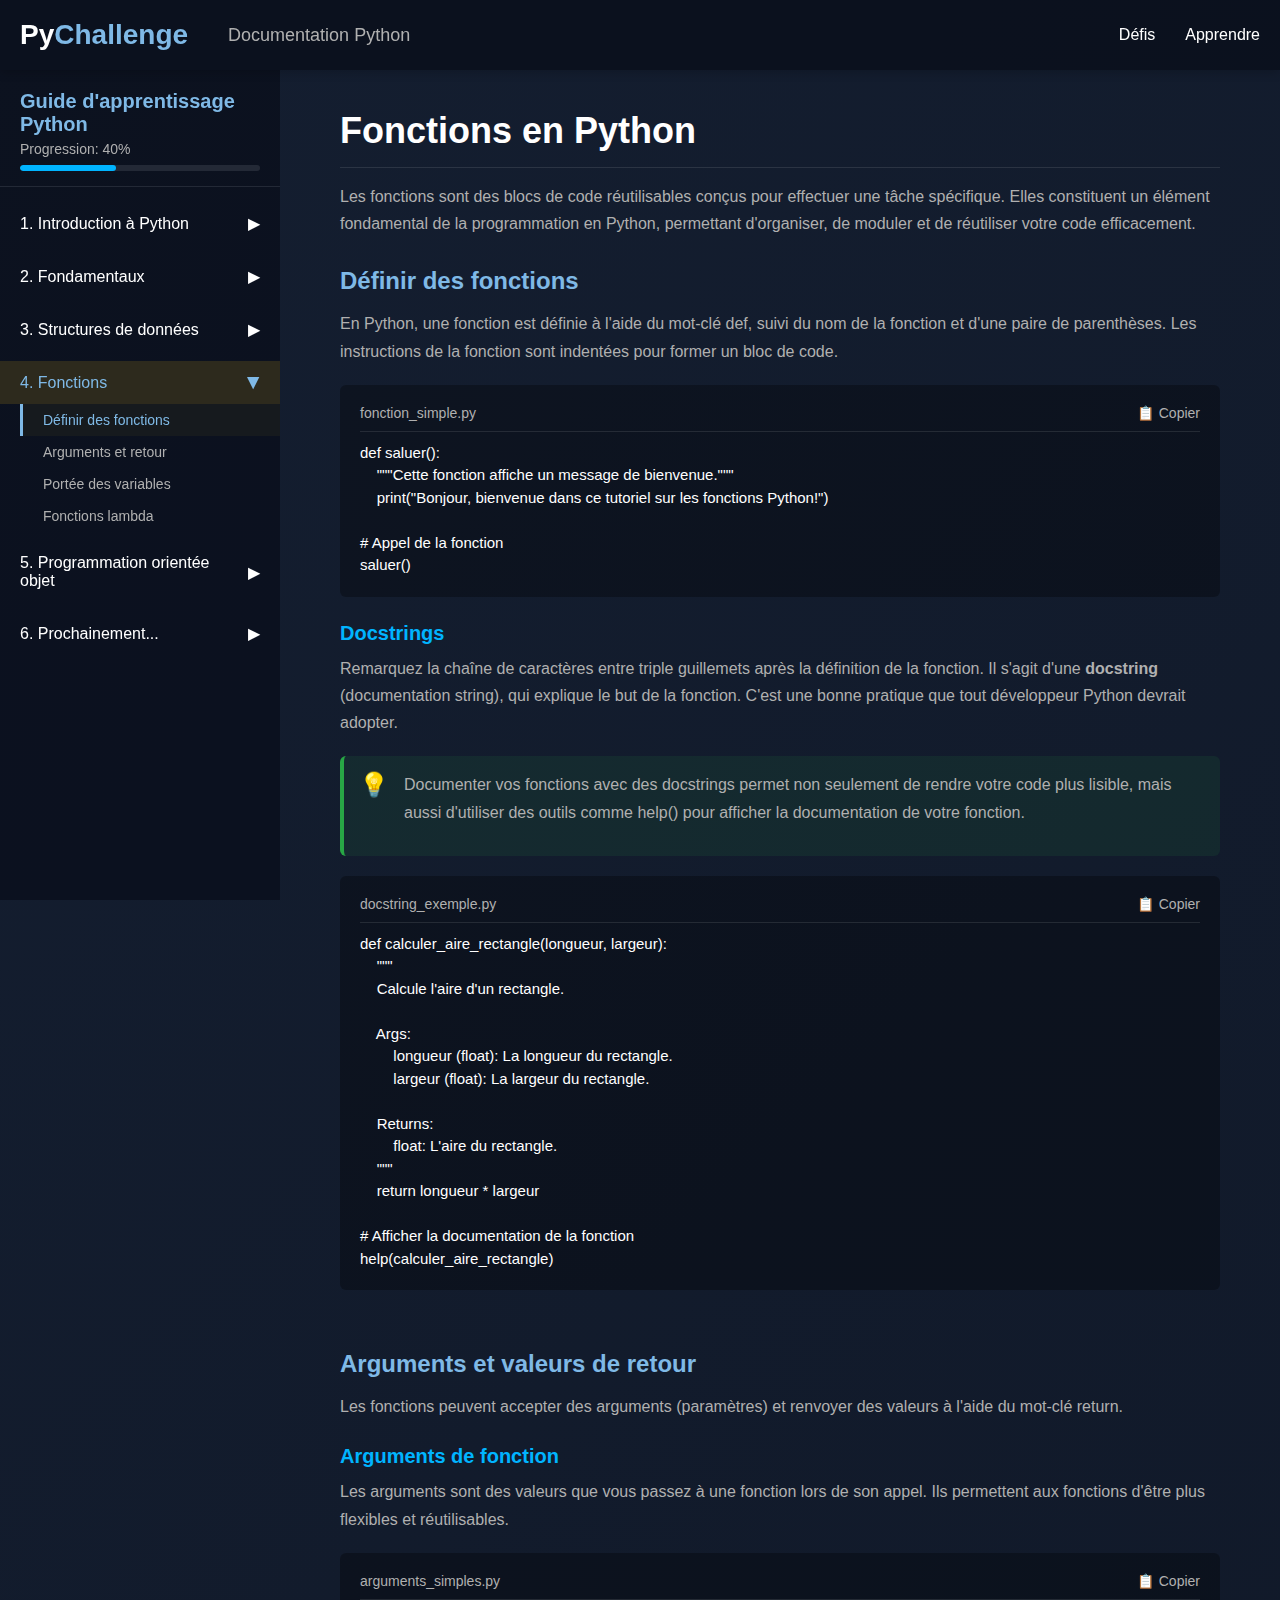
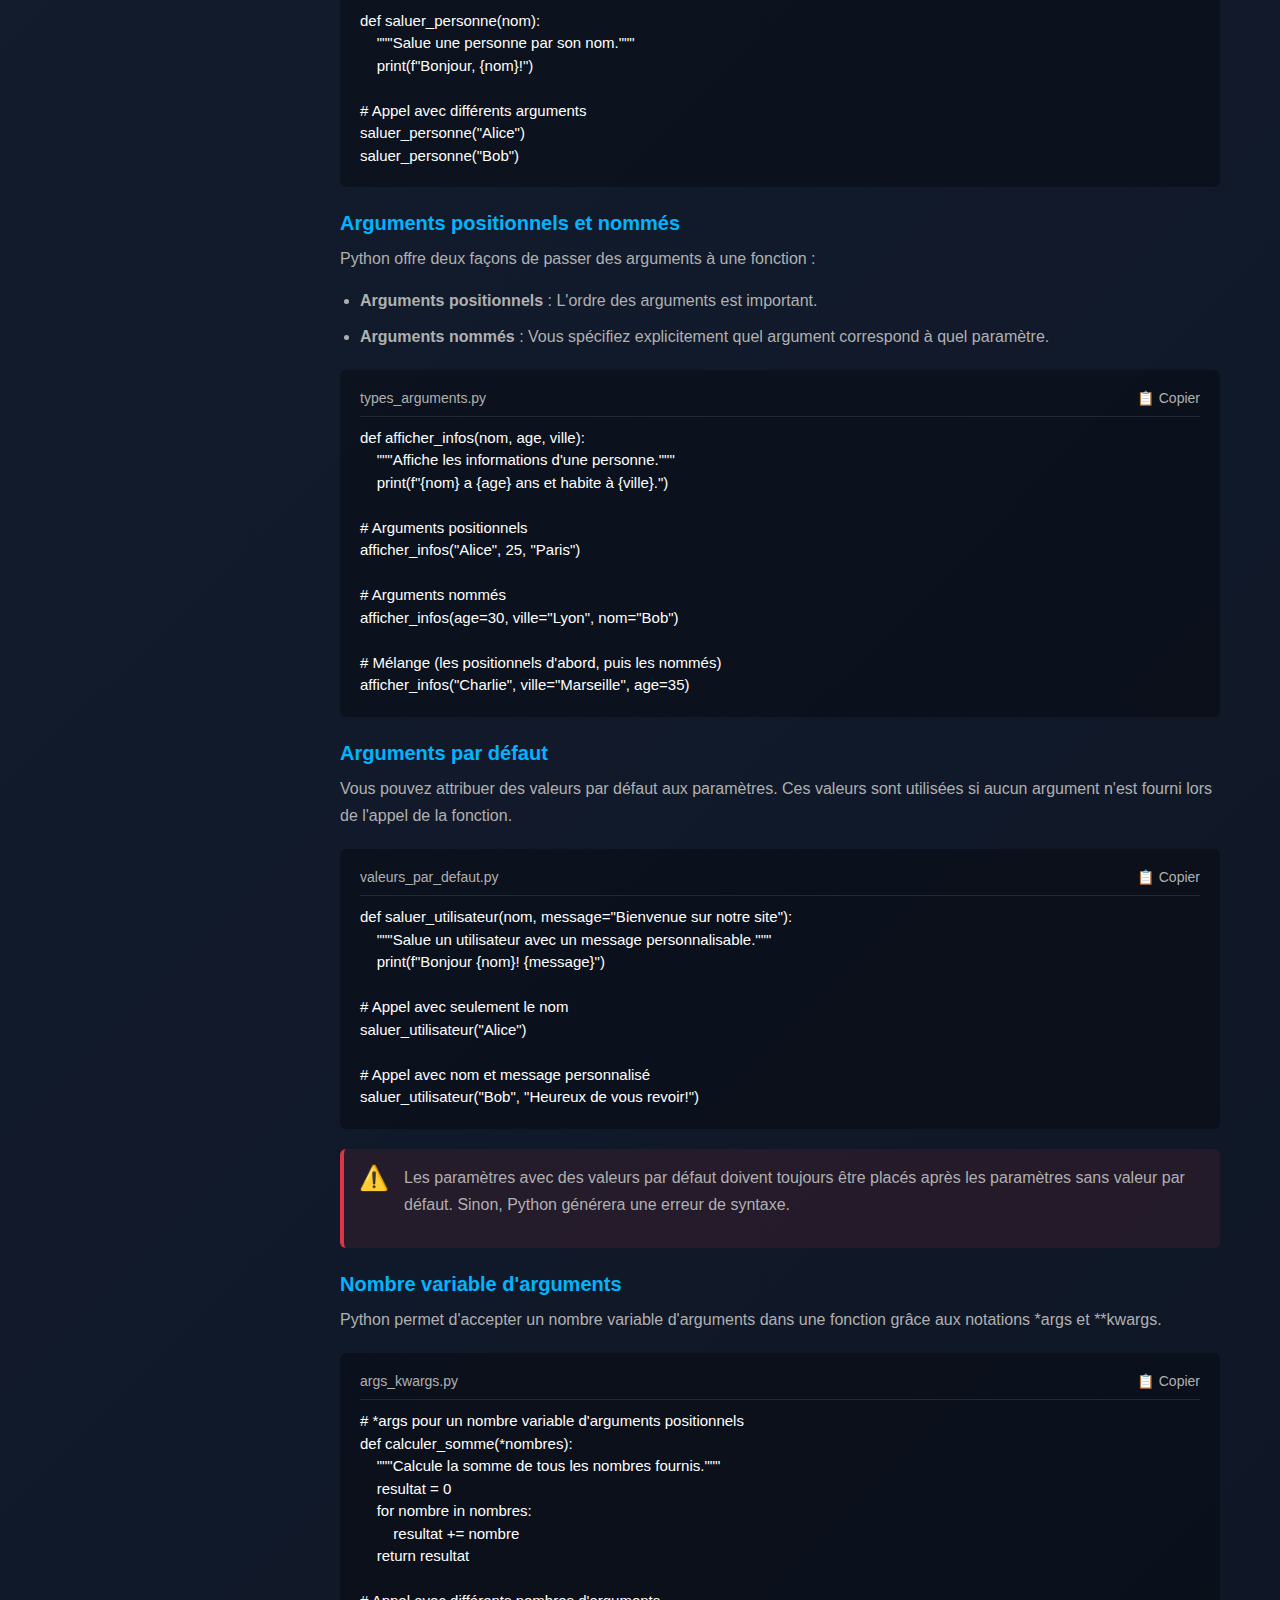
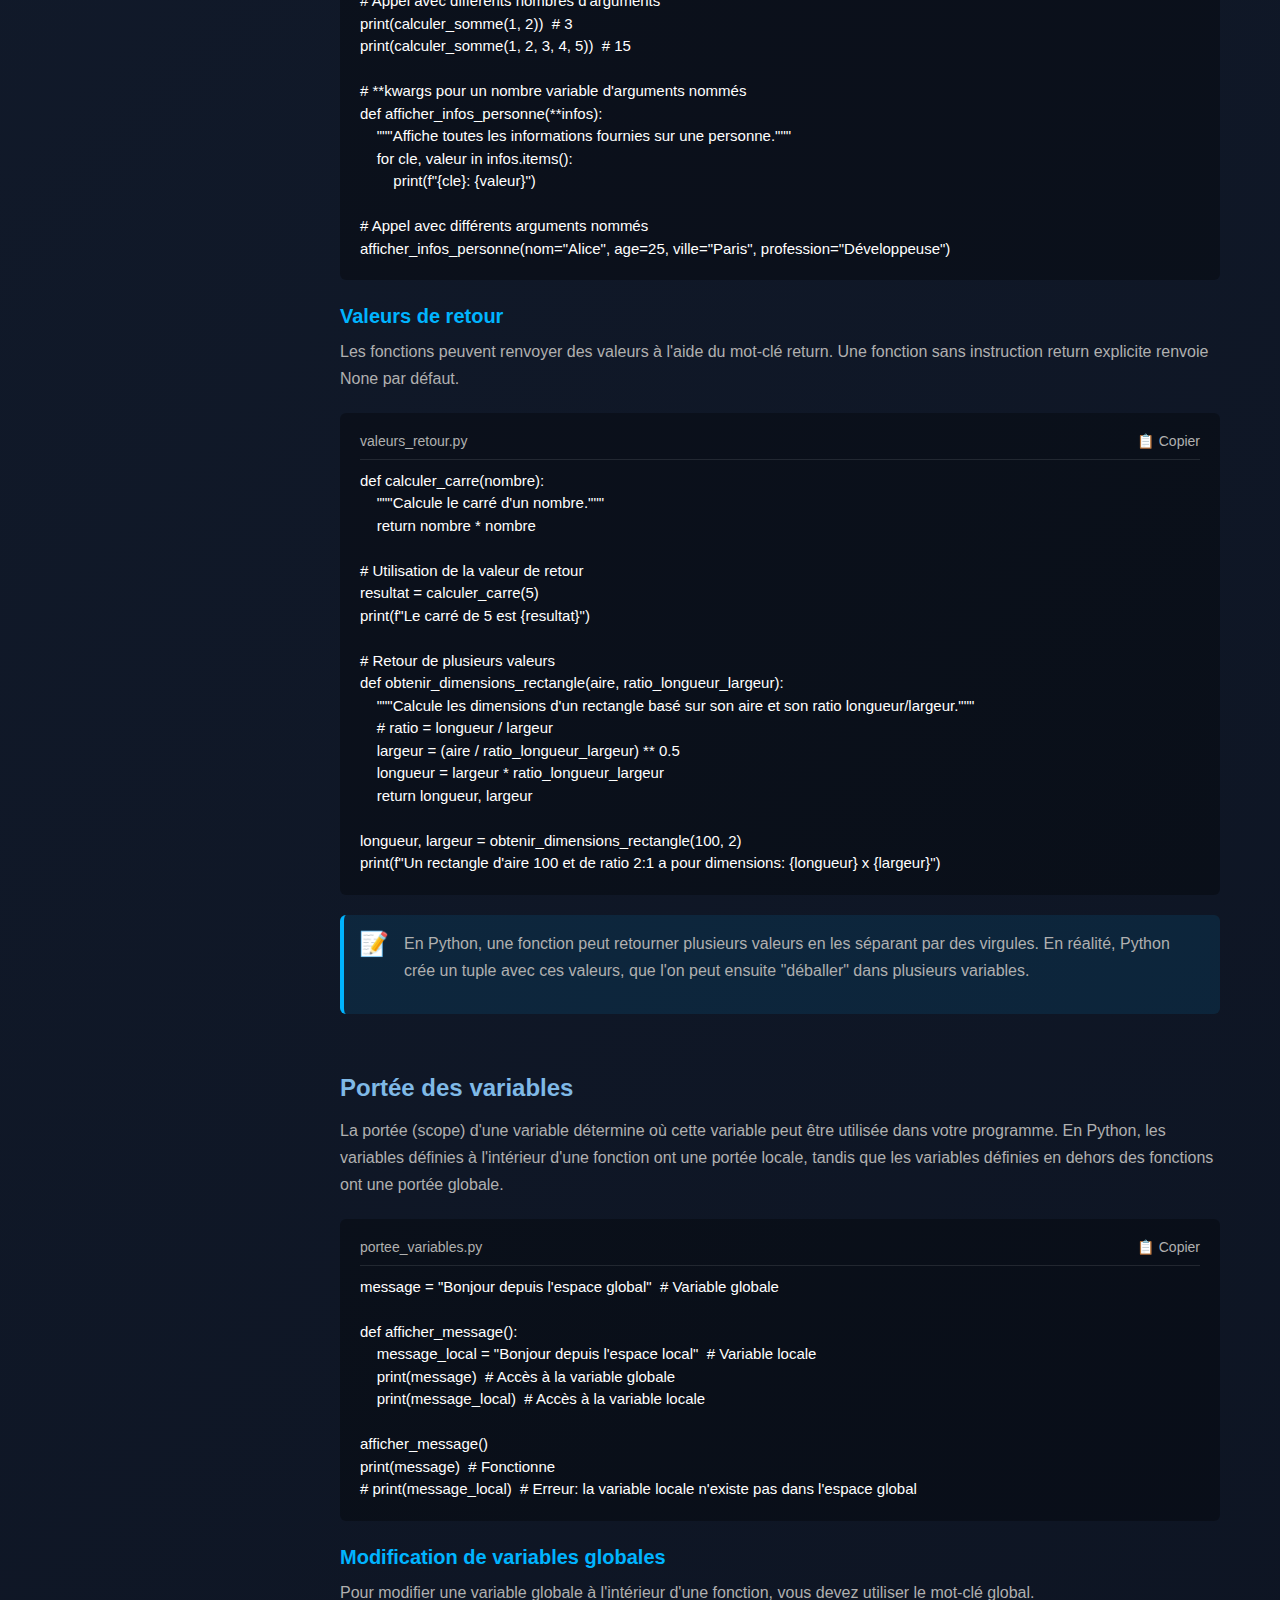
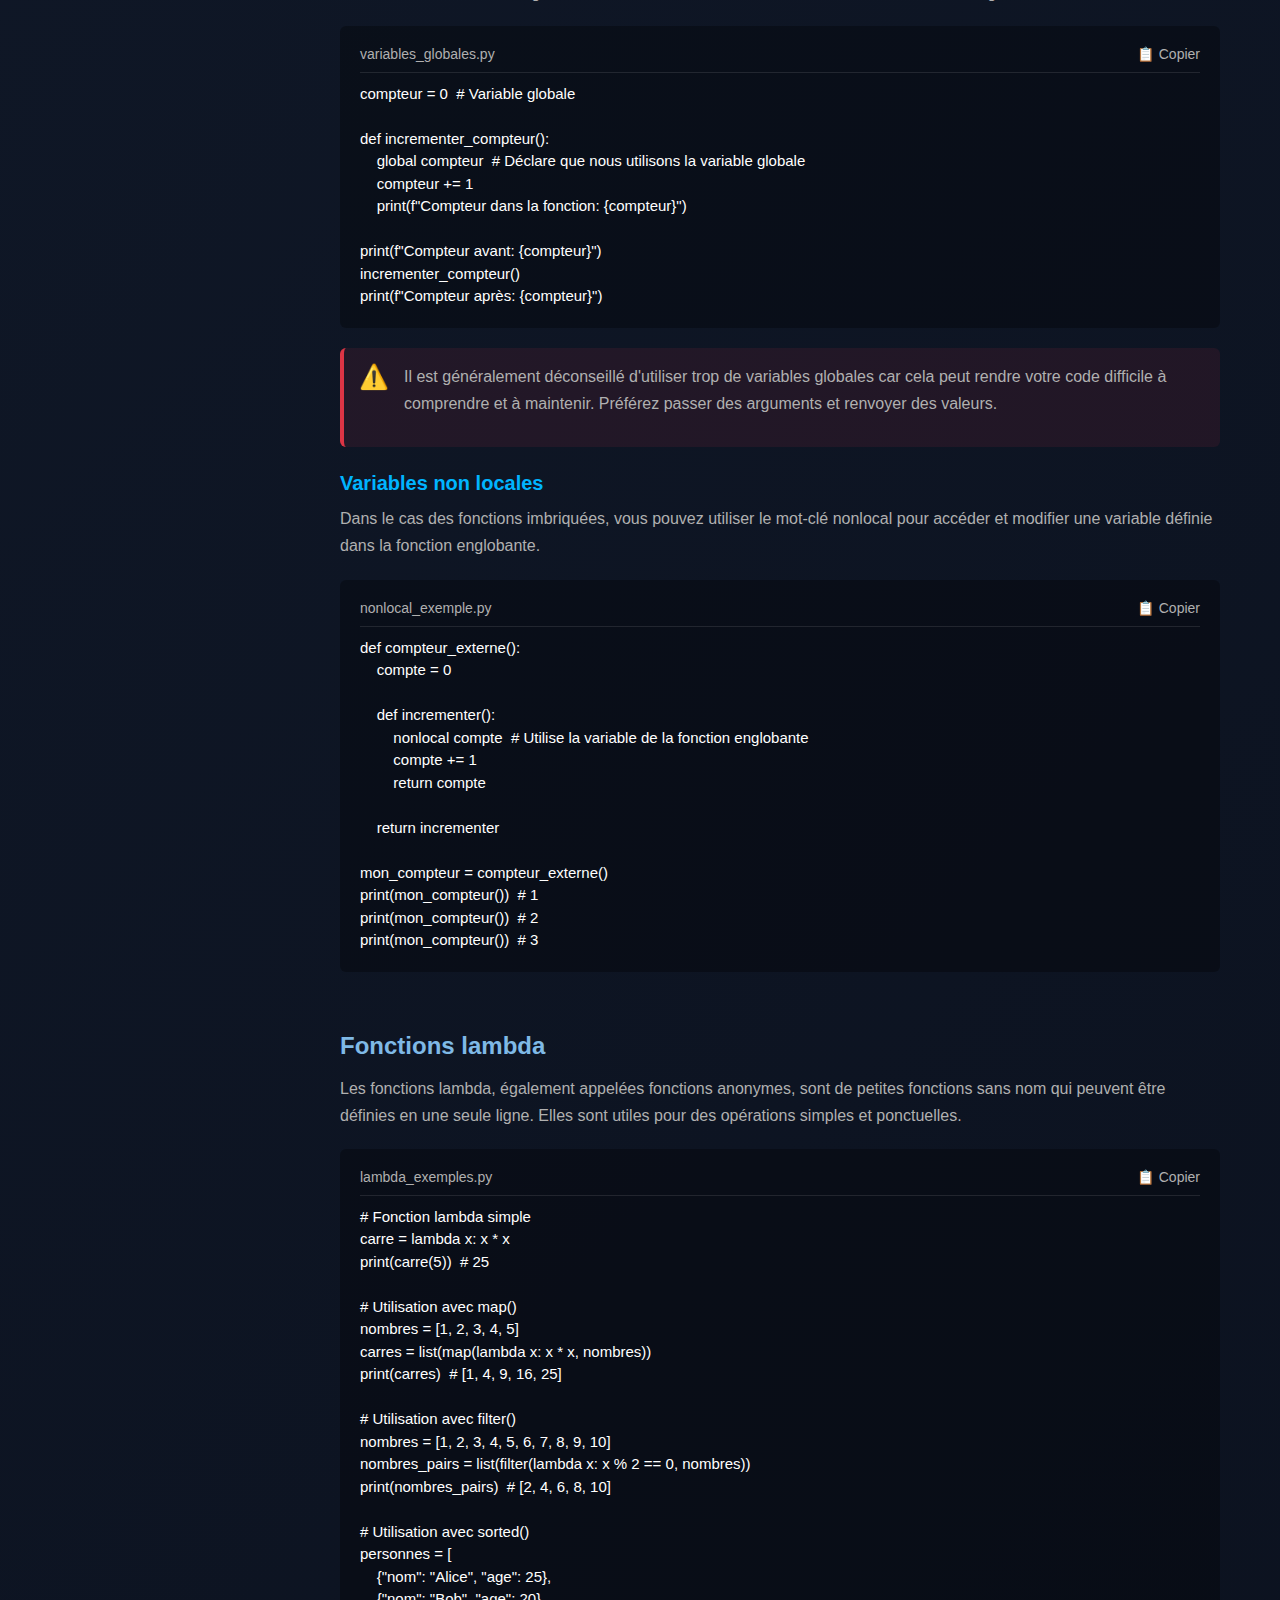
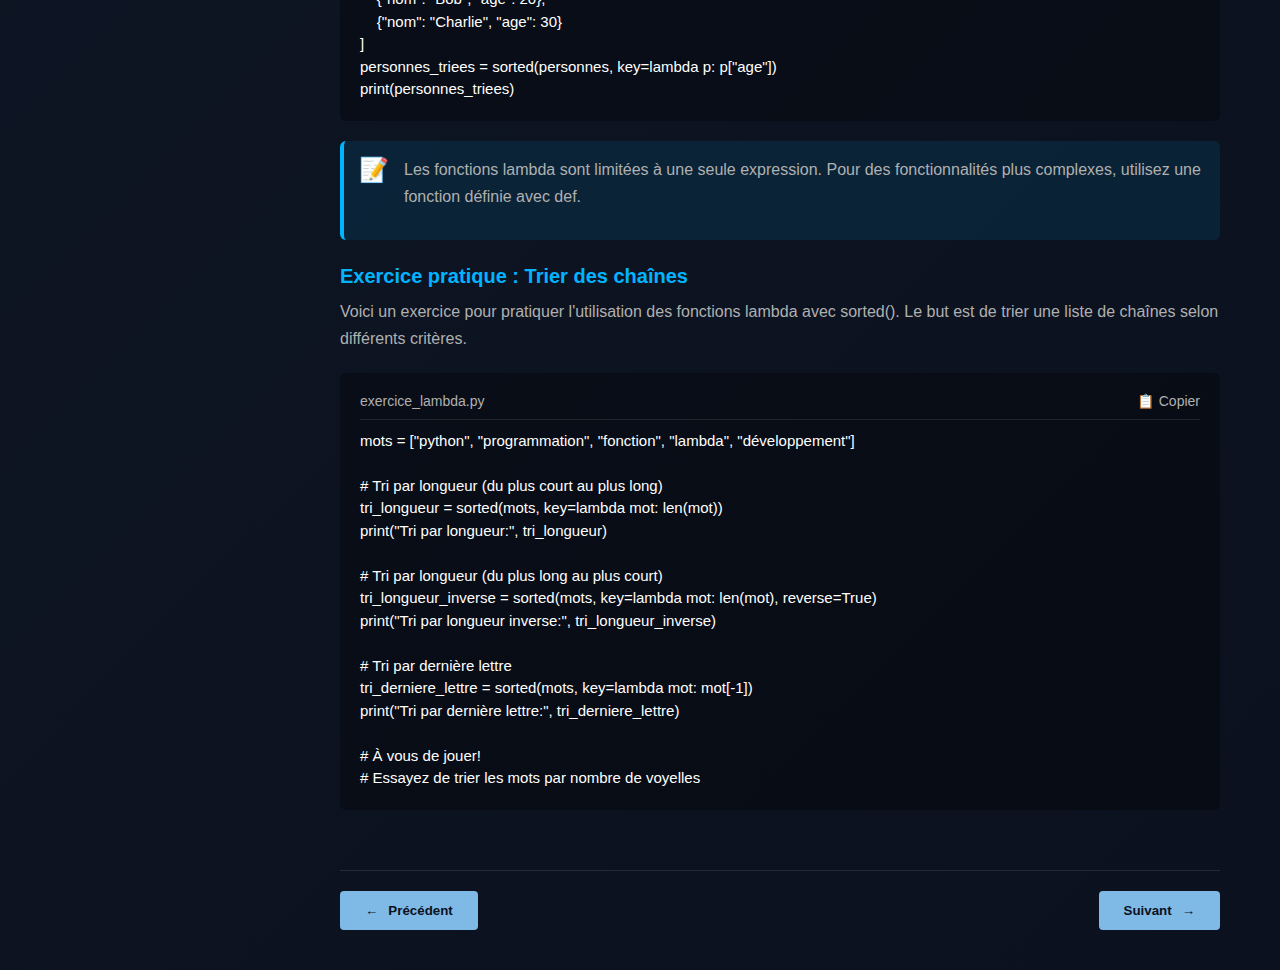
<file: chapitre4.html>
<!DOCTYPE html>
<html lang="fr">
<head>
    <meta charset="UTF-8">
    <meta name="viewport" content="width=device-width, initial-scale=1.0">
    <title>PyChallenge - Documentation Python - Fonctions</title>
    <link rel="stylesheet" href="styles/chapitre4.css">
</head>
<body>
    <header>
        <div class="navbar">
            <div style="display: flex; align-items: center;">
                <button class="mobile-toggle" id="mobileToggle">☰</button>
                <a href="index.html" class="logo">Py<span>Challenge</span></a>
                <div class="doc-title">Documentation Python</div>
            </div>
            <ul class="nav-links">
                <li><a href="explorer.html">Défis</a></li>
                <li><a href="apprendre.html">Apprendre</a></li>
            </ul>
        </div>
    </header>

    <div class="main-container">
        <aside class="sidebar" id="sidebar">
            <div class="toc-header">
                <h2 class="toc-title">Guide d'apprentissage Python</h2>
                <div class="progress-info">Progression: 40%</div>
                <div class="progress-bar">
                    <div class="progress-fill"></div>
                </div>
            </div>
            
            <ul class="chapter-list">
                <li class="chapter">
                    <button class="chapter-button">
                        <span>1. Introduction à Python</span>
                        <span class="icon">▶</span>
                    </button>
                    <ul class="section-list">
                        <li><a href="#" class="section-link">Qu'est-ce que Python ?</a></li>
                        <li><a href="#" class="section-link">Installation et configuration</a></li>
                        <li><a href="#" class="section-link">Votre premier programme</a></li>
                    </ul>
                </li>
                
                <li class="chapter">
                    <button class="chapter-button">
                        <span>2. Fondamentaux</span>
                        <span class="icon">▶</span>
                    </button>
                    <ul class="section-list">
                        <li><a href="#" class="section-link">Variables et types de données</a></li>
                        <li><a href="#" class="section-link">Opérateurs</a></li>
                        <li><a href="#" class="section-link">Structures conditionnelles</a></li>
                        <li><a href="#" class="section-link">Boucles</a></li>
                    </ul>
                </li>
                
                <li class="chapter">
                    <button class="chapter-button">
                        <span>3. Structures de données</span>
                        <span class="icon">▶</span>
                    </button>
                    <ul class="section-list">
                        <li><a href="chapitre3.html#lists" class="section-link active">Listes</a></li>
                        <li><a href="chapitre3.html#tuples" class="section-link">Tuples</a></li>
                        <li><a href="chapitre3.html#dictionaries" class="section-link">Dictionnaires</a></li>
                        <li><a href="chapitre3.html#sets" class="section-link">Ensembles</a></li>
                    </ul>
                </li>
                
                <li class="chapter expanded">
                    <button class="chapter-button active">
                        <span>4. Fonctions</span>
                        <span class="icon">▶</span>
                    </button>
                    <ul class="section-list">
                        <li><a href="#definir-fonctions" class="section-link active">Définir des fonctions</a></li>
                        <li><a href="#arguments-retour" class="section-link">Arguments et retour</a></li>
                        <li><a href="#portee-variables" class="section-link">Portée des variables</a></li>
                        <li><a href="#fonctions-lambda" class="section-link">Fonctions lambda</a></li>
                    </ul>
                </li>
                
                <li class="chapter">
                    <button class="chapter-button">
                        <span>5. Programmation orientée objet</span>
                        <span class="icon">▶</span>
                    </button>
                    <ul class="section-list">
                        <li><a href="chapitre5.html#classes-objets" class="section-link active">Classes et objets</a></li>
                        <li><a href="chapitre5.html#attributs-methodes" class="section-link">Attributs et méthodes</a></li>
                        <li><a href="chapitre5.html#heritage" class="section-link">Héritage</a></li>
                        <li><a href="chapitre5.html#polymorphisme" class="section-link">Polymorphisme</a></li>
                    </ul>
                </li>
                
                <li class="chapter">
                    <button class="chapter-button">
                        <span>6. Prochainement...</span>
                        <span class="icon">▶</span>
                    </button>
                    <ul class="section-list">
                        <li><a href="prochainement.html" class="section-link">Prochainement...</a></li>
                    </ul>
                </li>
                
                
            </ul>
        </aside>
        
        <main class="content">
            <section class="doc-section" id="definir-fonctions">
                <h1>Fonctions en Python</h1>
                <p>Les fonctions sont des blocs de code réutilisables conçus pour effectuer une tâche spécifique. Elles constituent un élément fondamental de la programmation en Python, permettant d'organiser, de moduler et de réutiliser votre code efficacement.</p>
                
                <h2>Définir des fonctions</h2>
                <p>En Python, une fonction est définie à l'aide du mot-clé <code>def</code>, suivi du nom de la fonction et d'une paire de parenthèses. Les instructions de la fonction sont indentées pour former un bloc de code.</p>
                
                <div class="code-block">
                    <div class="code-header">
                        <span class="code-title">fonction_simple.py</span>
                        <button class="copy-button"><span class="icon">📋</span> Copier</button>
                    </div>
                    <div class="copy-message">Copié !</div>
                    <pre><code>def saluer():
    """Cette fonction affiche un message de bienvenue."""
    print("Bonjour, bienvenue dans ce tutoriel sur les fonctions Python!")

# Appel de la fonction
saluer()</code></pre>
                </div>
                
                <h3>Docstrings</h3>
                <p>Remarquez la chaîne de caractères entre triple guillemets après la définition de la fonction. Il s'agit d'une <strong>docstring</strong> (documentation string), qui explique le but de la fonction. C'est une bonne pratique que tout développeur Python devrait adopter.</p>
                
                <div class="tip-box">
                    <div class="box-icon">💡</div>
                    <div>
                        <p>Documenter vos fonctions avec des docstrings permet non seulement de rendre votre code plus lisible, mais aussi d'utiliser des outils comme <code>help()</code> pour afficher la documentation de votre fonction.</p>
                    </div>
                </div>
                
                <div class="code-block">
                    <div class="code-header">
                        <span class="code-title">docstring_exemple.py</span>
                        <button class="copy-button"><span class="icon">📋</span> Copier</button>
                    </div>
                    <div class="copy-message">Copié !</div>
                    <pre><code>def calculer_aire_rectangle(longueur, largeur):
    """
    Calcule l'aire d'un rectangle.
    
    Args:
        longueur (float): La longueur du rectangle.
        largeur (float): La largeur du rectangle.
        
    Returns:
        float: L'aire du rectangle.
    """
    return longueur * largeur

# Afficher la documentation de la fonction
help(calculer_aire_rectangle)</code></pre>
                </div>
            </section>
            
            <section class="doc-section" id="arguments-retour">
                <h2>Arguments et valeurs de retour</h2>
                <p>Les fonctions peuvent accepter des arguments (paramètres) et renvoyer des valeurs à l'aide du mot-clé <code>return</code>.</p>
                
                <h3>Arguments de fonction</h3>
                <p>Les arguments sont des valeurs que vous passez à une fonction lors de son appel. Ils permettent aux fonctions d'être plus flexibles et réutilisables.</p>
                
                <div class="code-block">
                    <div class="code-header">
                        <span class="code-title">arguments_simples.py</span>
                        <button class="copy-button"><span class="icon">📋</span> Copier</button>
                    </div>
                    <div class="copy-message">Copié !</div>
                    <pre><code>def saluer_personne(nom):
    """Salue une personne par son nom."""
    print(f"Bonjour, {nom}!")

# Appel avec différents arguments
saluer_personne("Alice")
saluer_personne("Bob")</code></pre>
                </div>
                
                <h3>Arguments positionnels et nommés</h3>
                <p>Python offre deux façons de passer des arguments à une fonction :</p>
                <ul>
                    <li><strong>Arguments positionnels</strong> : L'ordre des arguments est important.</li>
                    <li><strong>Arguments nommés</strong> : Vous spécifiez explicitement quel argument correspond à quel paramètre.</li>
                </ul>
                
                <div class="code-block">
                    <div class="code-header">
                        <span class="code-title">types_arguments.py</span>
                        <button class="copy-button"><span class="icon">📋</span> Copier</button>
                    </div>
                    <div class="copy-message">Copié !</div>
                    <pre><code>def afficher_infos(nom, age, ville):
    """Affiche les informations d'une personne."""
    print(f"{nom} a {age} ans et habite à {ville}.")

# Arguments positionnels
afficher_infos("Alice", 25, "Paris")

# Arguments nommés
afficher_infos(age=30, ville="Lyon", nom="Bob")

# Mélange (les positionnels d'abord, puis les nommés)
afficher_infos("Charlie", ville="Marseille", age=35)</code></pre>
                </div>
                
                <h3>Arguments par défaut</h3>
                <p>Vous pouvez attribuer des valeurs par défaut aux paramètres. Ces valeurs sont utilisées si aucun argument n'est fourni lors de l'appel de la fonction.</p>
                
                <div class="code-block">
                    <div class="code-header">
                        <span class="code-title">valeurs_par_defaut.py</span>
                        <button class="copy-button"><span class="icon">📋</span> Copier</button>
                    </div>
                    <div class="copy-message">Copié !</div>
                    <pre><code>def saluer_utilisateur(nom, message="Bienvenue sur notre site"):
    """Salue un utilisateur avec un message personnalisable."""
    print(f"Bonjour {nom}! {message}")

# Appel avec seulement le nom
saluer_utilisateur("Alice")

# Appel avec nom et message personnalisé
saluer_utilisateur("Bob", "Heureux de vous revoir!")</code></pre>
                </div>
                
                <div class="warning-box">
                    <div class="box-icon">⚠️</div>
                    <div>
                        <p>Les paramètres avec des valeurs par défaut doivent toujours être placés après les paramètres sans valeur par défaut. Sinon, Python générera une erreur de syntaxe.</p>
                    </div>
                </div>
                
                <h3>Nombre variable d'arguments</h3>
                <p>Python permet d'accepter un nombre variable d'arguments dans une fonction grâce aux notations <code>*args</code> et <code>**kwargs</code>.</p>
                
                <div class="code-block">
                    <div class="code-header">
                        <span class="code-title">args_kwargs.py</span>
                        <button class="copy-button"><span class="icon">📋</span> Copier</button>
                    </div>
                    <div class="copy-message">Copié !</div>
                    <pre><code># *args pour un nombre variable d'arguments positionnels
def calculer_somme(*nombres):
    """Calcule la somme de tous les nombres fournis."""
    resultat = 0
    for nombre in nombres:
        resultat += nombre
    return resultat

# Appel avec différents nombres d'arguments
print(calculer_somme(1, 2))  # 3
print(calculer_somme(1, 2, 3, 4, 5))  # 15

# **kwargs pour un nombre variable d'arguments nommés
def afficher_infos_personne(**infos):
    """Affiche toutes les informations fournies sur une personne."""
    for cle, valeur in infos.items():
        print(f"{cle}: {valeur}")

# Appel avec différents arguments nommés
afficher_infos_personne(nom="Alice", age=25, ville="Paris", profession="Développeuse")</code></pre>
                </div>
                
                <h3>Valeurs de retour</h3>
                <p>Les fonctions peuvent renvoyer des valeurs à l'aide du mot-clé <code>return</code>. Une fonction sans instruction <code>return</code> explicite renvoie <code>None</code> par défaut.</p>
                
                <div class="code-block">
                    <div class="code-header">
                        <span class="code-title">valeurs_retour.py</span>
                        <button class="copy-button"><span class="icon">📋</span> Copier</button>
                    </div>
                    <div class="copy-message">Copié !</div>
                    <pre><code>def calculer_carre(nombre):
    """Calcule le carré d'un nombre."""
    return nombre * nombre

# Utilisation de la valeur de retour
resultat = calculer_carre(5)
print(f"Le carré de 5 est {resultat}")

# Retour de plusieurs valeurs
def obtenir_dimensions_rectangle(aire, ratio_longueur_largeur):
    """Calcule les dimensions d'un rectangle basé sur son aire et son ratio longueur/largeur."""
    # ratio = longueur / largeur
    largeur = (aire / ratio_longueur_largeur) ** 0.5
    longueur = largeur * ratio_longueur_largeur
    return longueur, largeur

longueur, largeur = obtenir_dimensions_rectangle(100, 2)
print(f"Un rectangle d'aire 100 et de ratio 2:1 a pour dimensions: {longueur} x {largeur}")</code></pre>
                </div>
                
                <div class="note-box">
                    <div class="box-icon">📝</div>
                    <div>
                        <p>En Python, une fonction peut retourner plusieurs valeurs en les séparant par des virgules. En réalité, Python crée un tuple avec ces valeurs, que l'on peut ensuite "déballer" dans plusieurs variables.</p>
                    </div>
                </div>
            </section>
            
            <section class="doc-section" id="portee-variables">
                <h2>Portée des variables</h2>
                <p>La portée (scope) d'une variable détermine où cette variable peut être utilisée dans votre programme. En Python, les variables définies à l'intérieur d'une fonction ont une portée locale, tandis que les variables définies en dehors des fonctions ont une portée globale.</p>
                
                <div class="code-block">
                    <div class="code-header">
                        <span class="code-title">portee_variables.py</span>
                        <button class="copy-button"><span class="icon">📋</span> Copier</button>
                    </div>
                    <div class="copy-message">Copié !</div>
                    <pre><code>message = "Bonjour depuis l'espace global"  # Variable globale

def afficher_message():
    message_local = "Bonjour depuis l'espace local"  # Variable locale
    print(message)  # Accès à la variable globale
    print(message_local)  # Accès à la variable locale

afficher_message()
print(message)  # Fonctionne
# print(message_local)  # Erreur: la variable locale n'existe pas dans l'espace global</code></pre>
                </div>
                
                <h3>Modification de variables globales</h3>
                <p>Pour modifier une variable globale à l'intérieur d'une fonction, vous devez utiliser le mot-clé <code>global</code>.</p>
                
                <div class="code-block">
                    <div class="code-header">
                        <span class="code-title">variables_globales.py</span>
                        <button class="copy-button"><span class="icon">📋</span> Copier</button>
                    </div>
                    <div class="copy-message">Copié !</div>
                    <pre><code>compteur = 0  # Variable globale

def incrementer_compteur():
    global compteur  # Déclare que nous utilisons la variable globale
    compteur += 1
    print(f"Compteur dans la fonction: {compteur}")

print(f"Compteur avant: {compteur}")
incrementer_compteur()
print(f"Compteur après: {compteur}")</code></pre>
                </div>
                
                <div class="warning-box">
                    <div class="box-icon">⚠️</div>
                    <div>
                        <p>Il est généralement déconseillé d'utiliser trop de variables globales car cela peut rendre votre code difficile à comprendre et à maintenir. Préférez passer des arguments et renvoyer des valeurs.</p>
                    </div>
                </div>
                
                <h3>Variables non locales</h3>
                <p>Dans le cas des fonctions imbriquées, vous pouvez utiliser le mot-clé <code>nonlocal</code> pour accéder et modifier une variable définie dans la fonction englobante.</p>
                
                <div class="code-block">
                    <div class="code-header">
                        <span class="code-title">nonlocal_exemple.py</span>
                        <button class="copy-button"><span class="icon">📋</span> Copier</button>
                    </div>
                    <div class="copy-message">Copié !</div>
                    <pre><code>def compteur_externe():
    compte = 0
    
    def incrementer():
        nonlocal compte  # Utilise la variable de la fonction englobante
        compte += 1
        return compte
    
    return incrementer

mon_compteur = compteur_externe()
print(mon_compteur())  # 1
print(mon_compteur())  # 2
print(mon_compteur())  # 3</code></pre>
                </div>
            </section>
            
            <section class="doc-section" id="fonctions-lambda">
                <h2>Fonctions lambda</h2>
                <p>Les fonctions lambda, également appelées fonctions anonymes, sont de petites fonctions sans nom qui peuvent être définies en une seule ligne. Elles sont utiles pour des opérations simples et ponctuelles.</p>
                
                <div class="code-block">
                    <div class="code-header">
                        <span class="code-title">lambda_exemples.py</span>
                        <button class="copy-button"><span class="icon">📋</span> Copier</button>
                    </div>
                    <div class="copy-message">Copié !</div>
                    <pre><code># Fonction lambda simple
carre = lambda x: x * x
print(carre(5))  # 25

# Utilisation avec map()
nombres = [1, 2, 3, 4, 5]
carres = list(map(lambda x: x * x, nombres))
print(carres)  # [1, 4, 9, 16, 25]

# Utilisation avec filter()
nombres = [1, 2, 3, 4, 5, 6, 7, 8, 9, 10]
nombres_pairs = list(filter(lambda x: x % 2 == 0, nombres))
print(nombres_pairs)  # [2, 4, 6, 8, 10]

# Utilisation avec sorted()
personnes = [
    {"nom": "Alice", "age": 25},
    {"nom": "Bob", "age": 20},
    {"nom": "Charlie", "age": 30}
]
personnes_triees = sorted(personnes, key=lambda p: p["age"])
print(personnes_triees)</code></pre>
                </div>
                
                <div class="note-box">
                    <div class="box-icon">📝</div>
                    <div>
                        <p>Les fonctions lambda sont limitées à une seule expression. Pour des fonctionnalités plus complexes, utilisez une fonction définie avec <code>def</code>.</p>
                    </div>
                </div>
                
                <h3>Exercice pratique : Trier des chaînes</h3>
                <p>Voici un exercice pour pratiquer l'utilisation des fonctions lambda avec <code>sorted()</code>. Le but est de trier une liste de chaînes selon différents critères.</p>
                
                <div class="code-block">
                    <div class="code-header">
                        <span class="code-title">exercice_lambda.py</span>
                        <button class="copy-button"><span class="icon">📋</span> Copier</button>
                    </div>
                    <div class="copy-message">Copié !</div>
                    <pre><code>mots = ["python", "programmation", "fonction", "lambda", "développement"]

# Tri par longueur (du plus court au plus long)
tri_longueur = sorted(mots, key=lambda mot: len(mot))
print("Tri par longueur:", tri_longueur)

# Tri par longueur (du plus long au plus court)
tri_longueur_inverse = sorted(mots, key=lambda mot: len(mot), reverse=True)
print("Tri par longueur inverse:", tri_longueur_inverse)

# Tri par dernière lettre
tri_derniere_lettre = sorted(mots, key=lambda mot: mot[-1])
print("Tri par dernière lettre:", tri_derniere_lettre)

# À vous de jouer!
# Essayez de trier les mots par nombre de voyelles</code></pre>
                </div>
                
                
            </section>
            
            <div class="navigation-buttons">
                <button class="nav-button prev" onclick="location.href='chapitre3.html'"><span class="icon">← </span>Précédent </button>
                <button class="nav-button next" onclick="location.href='chapitre5.html'">Suivant <span class="icon">→</span></button>

            </div>
        </main>
    </div>

    <script>
        // Menu mobile toggle
        document.getElementById('mobileToggle').addEventListener('click', function() {
            document.getElementById('sidebar').classList.toggle('active');
        });
        
        // Chapitre expand/collapse
        document.querySelectorAll('.chapter-button').forEach(button => {
            button.addEventListener('click', function() {
                const chapter = this.parentElement;
                chapter.classList.toggle('expanded');
            });
        });
        
        // Copier le code 
        document.querySelectorAll('.copy-button').forEach(button => {
            button.addEventListener('click', function() {
                const codeBlock = this.closest('.code-block');
                const code = codeBlock.querySelector('code').textContent;
                navigator.clipboard.writeText(code);
                
                const copyMessage = codeBlock.querySelector('.copy-message');
                copyMessage.style.opacity = '1';
                setTimeout(() => {
                    copyMessage.style.opacity = '0';
                }, 2000);
            });
        });
        
        // Démo interactive
        document.getElementById('runDemo').addEventListener('click', function() {
            const userCode = document.getElementById('demoInput').value;
            const outputDiv = document.getElementById('demoOutput');
            
            // Check if user completed the functions
            if (userCode.includes('def multiplier') && userCode.includes('def diviser')) {
                outputDiv.textContent = "Bravo! Vous avez complété les fonctions manquantes.";
                // Dans un cas réel, on exécuterait le code ici
            } else {
                outputDiv.textContent = "Pensez à définir les fonctions multiplier() et diviser().";
            }
        });
    </script>
</body>
</html>
</file>
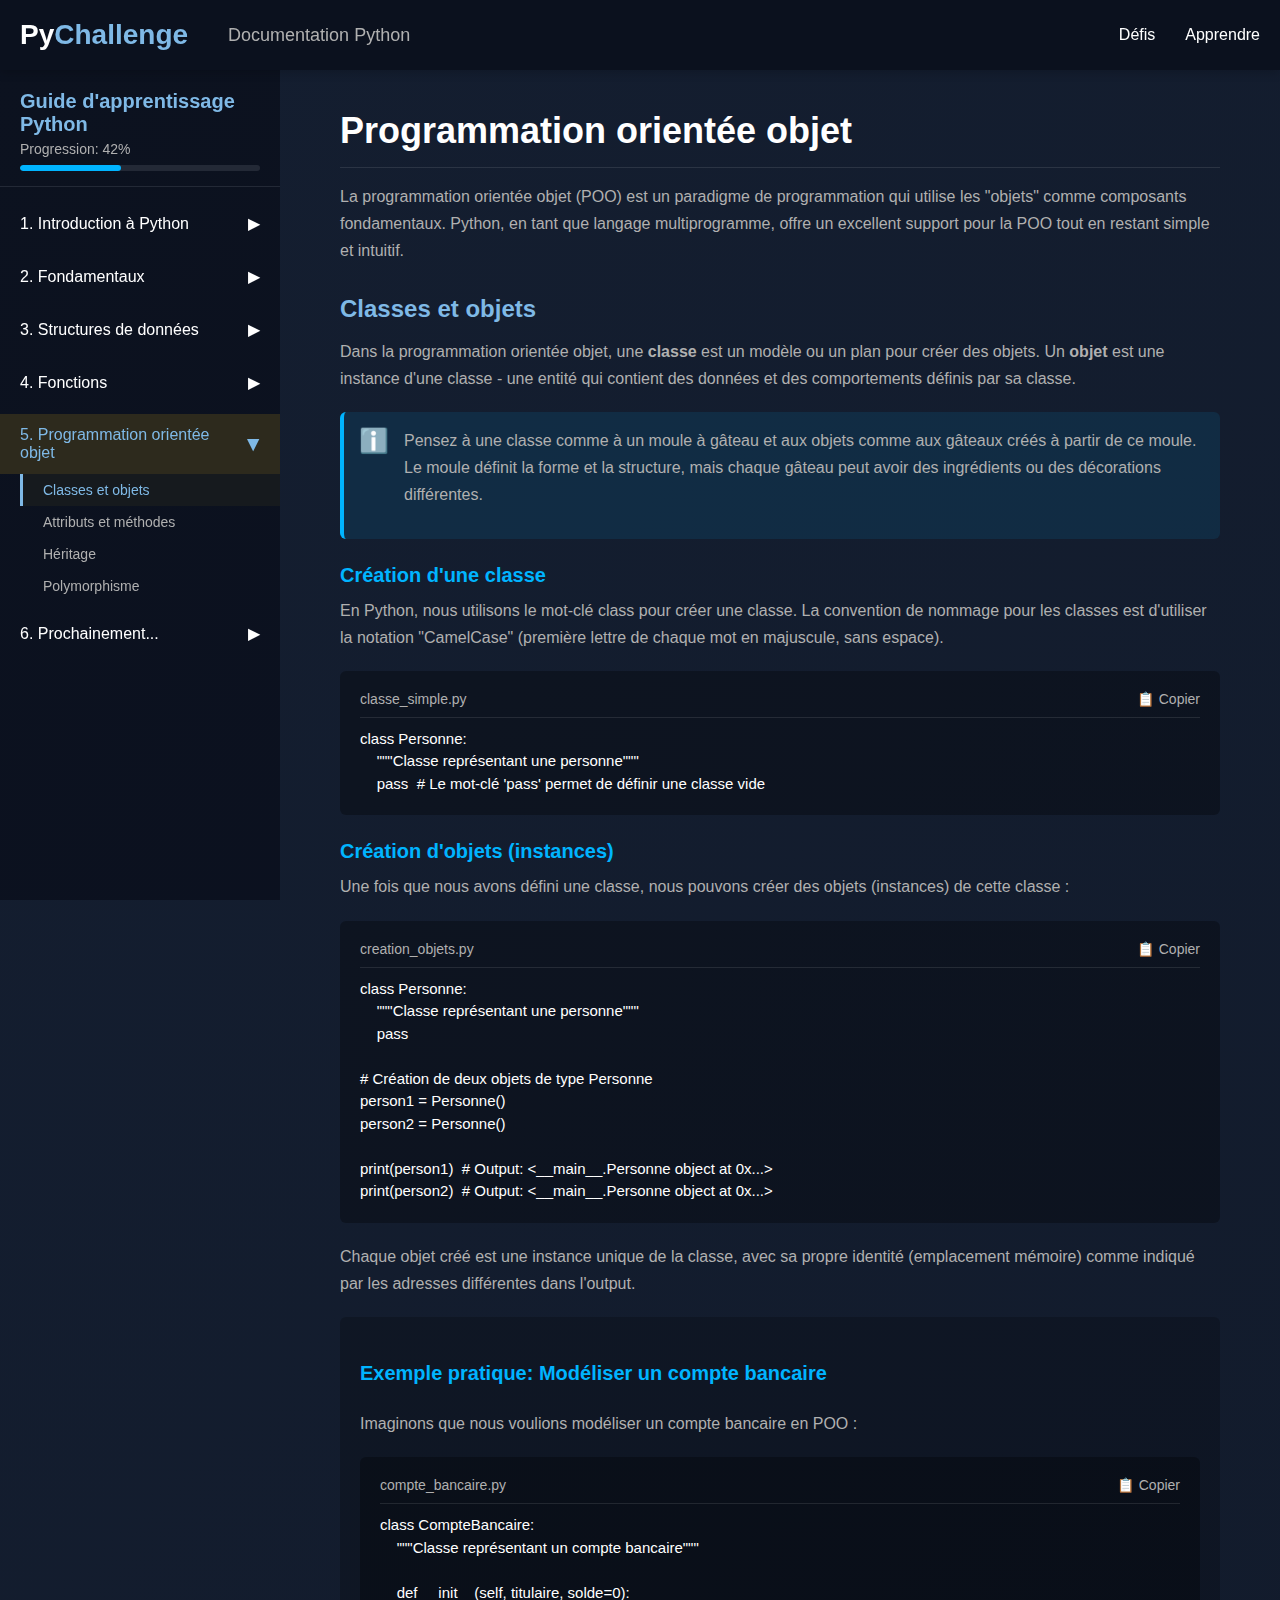
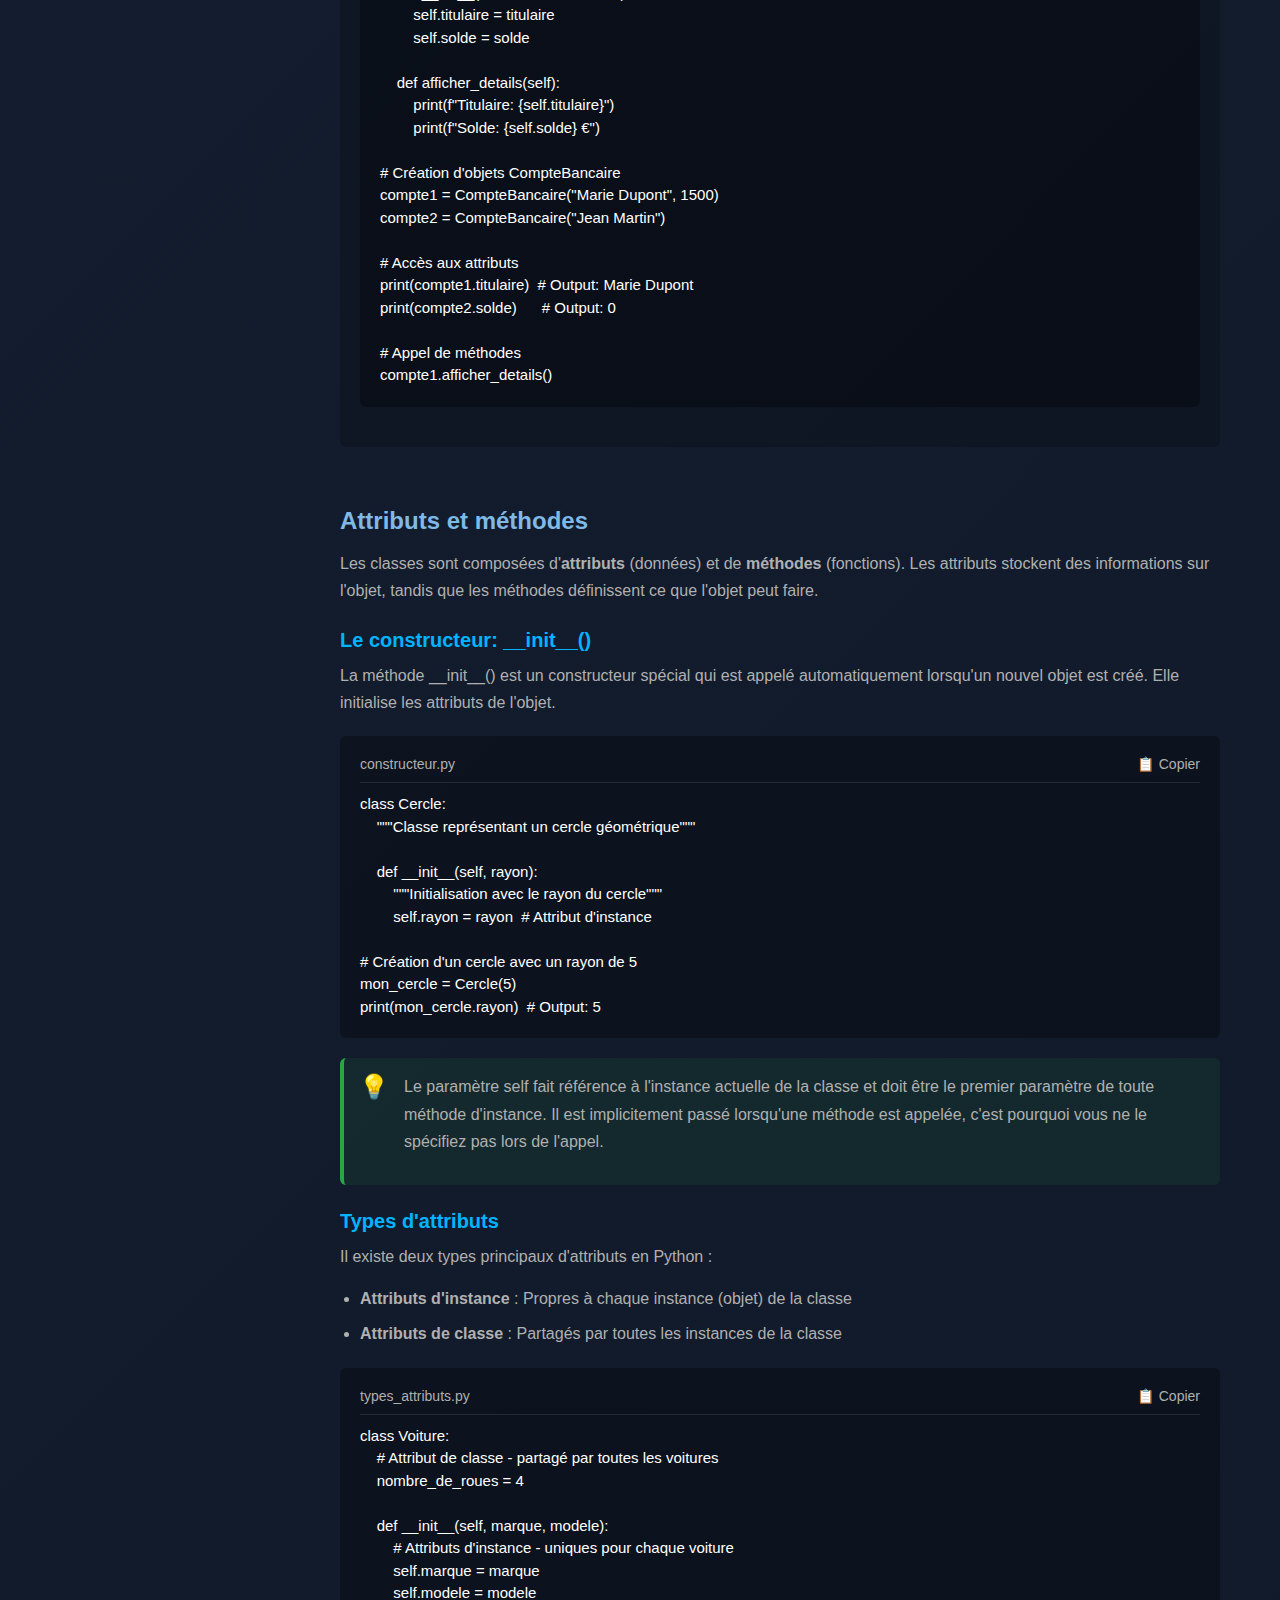
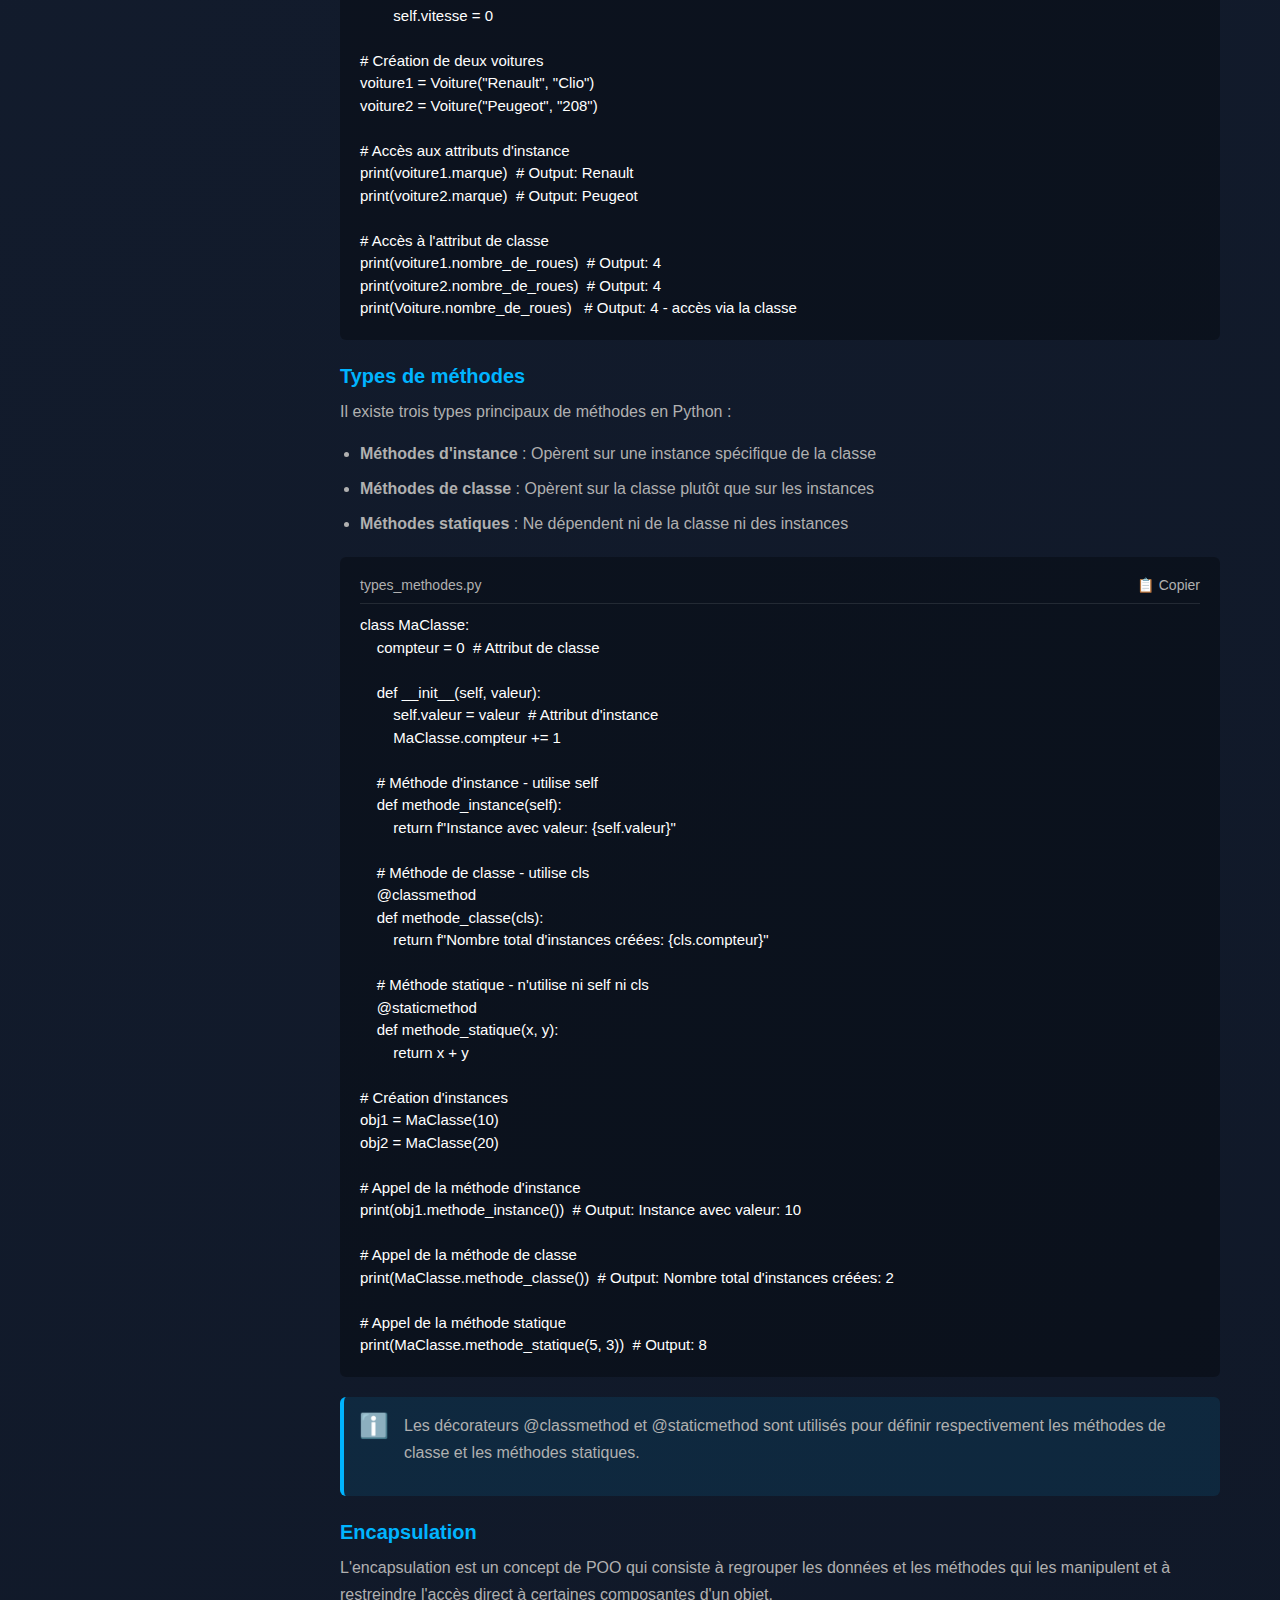
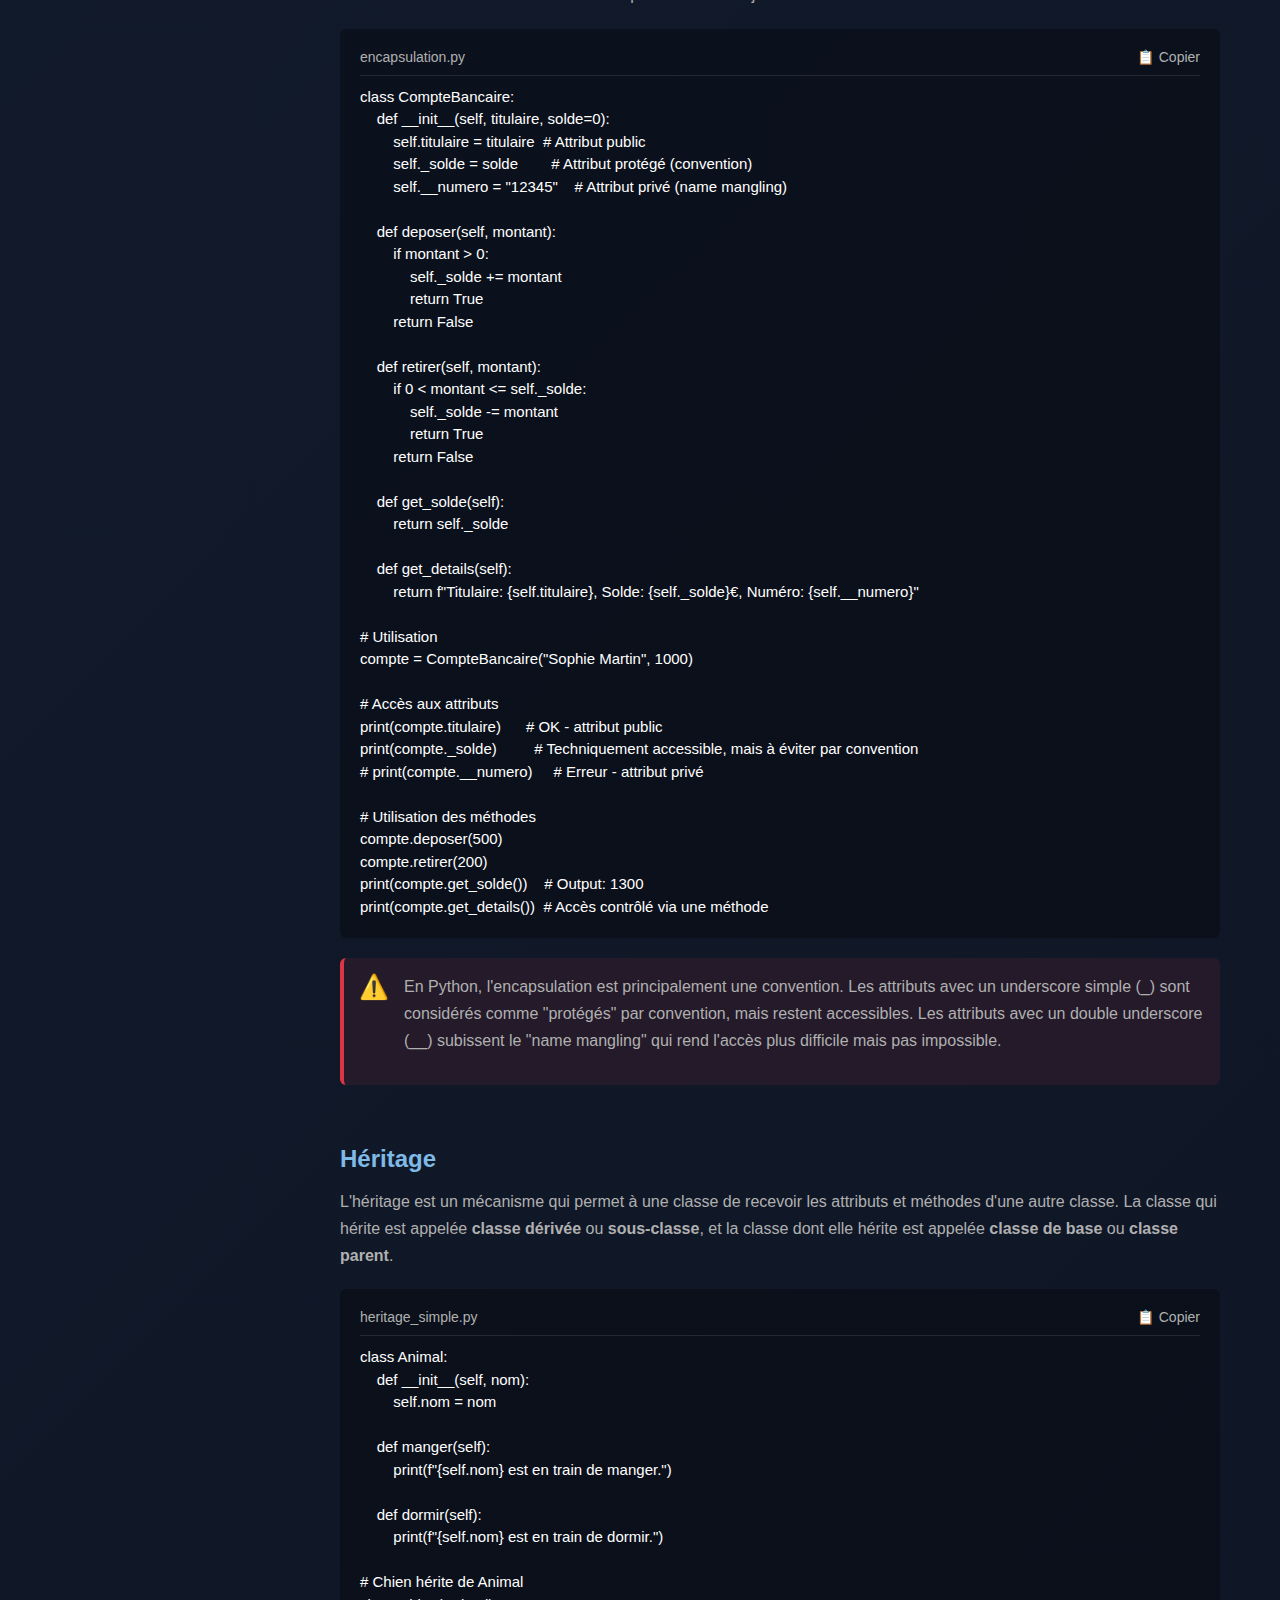
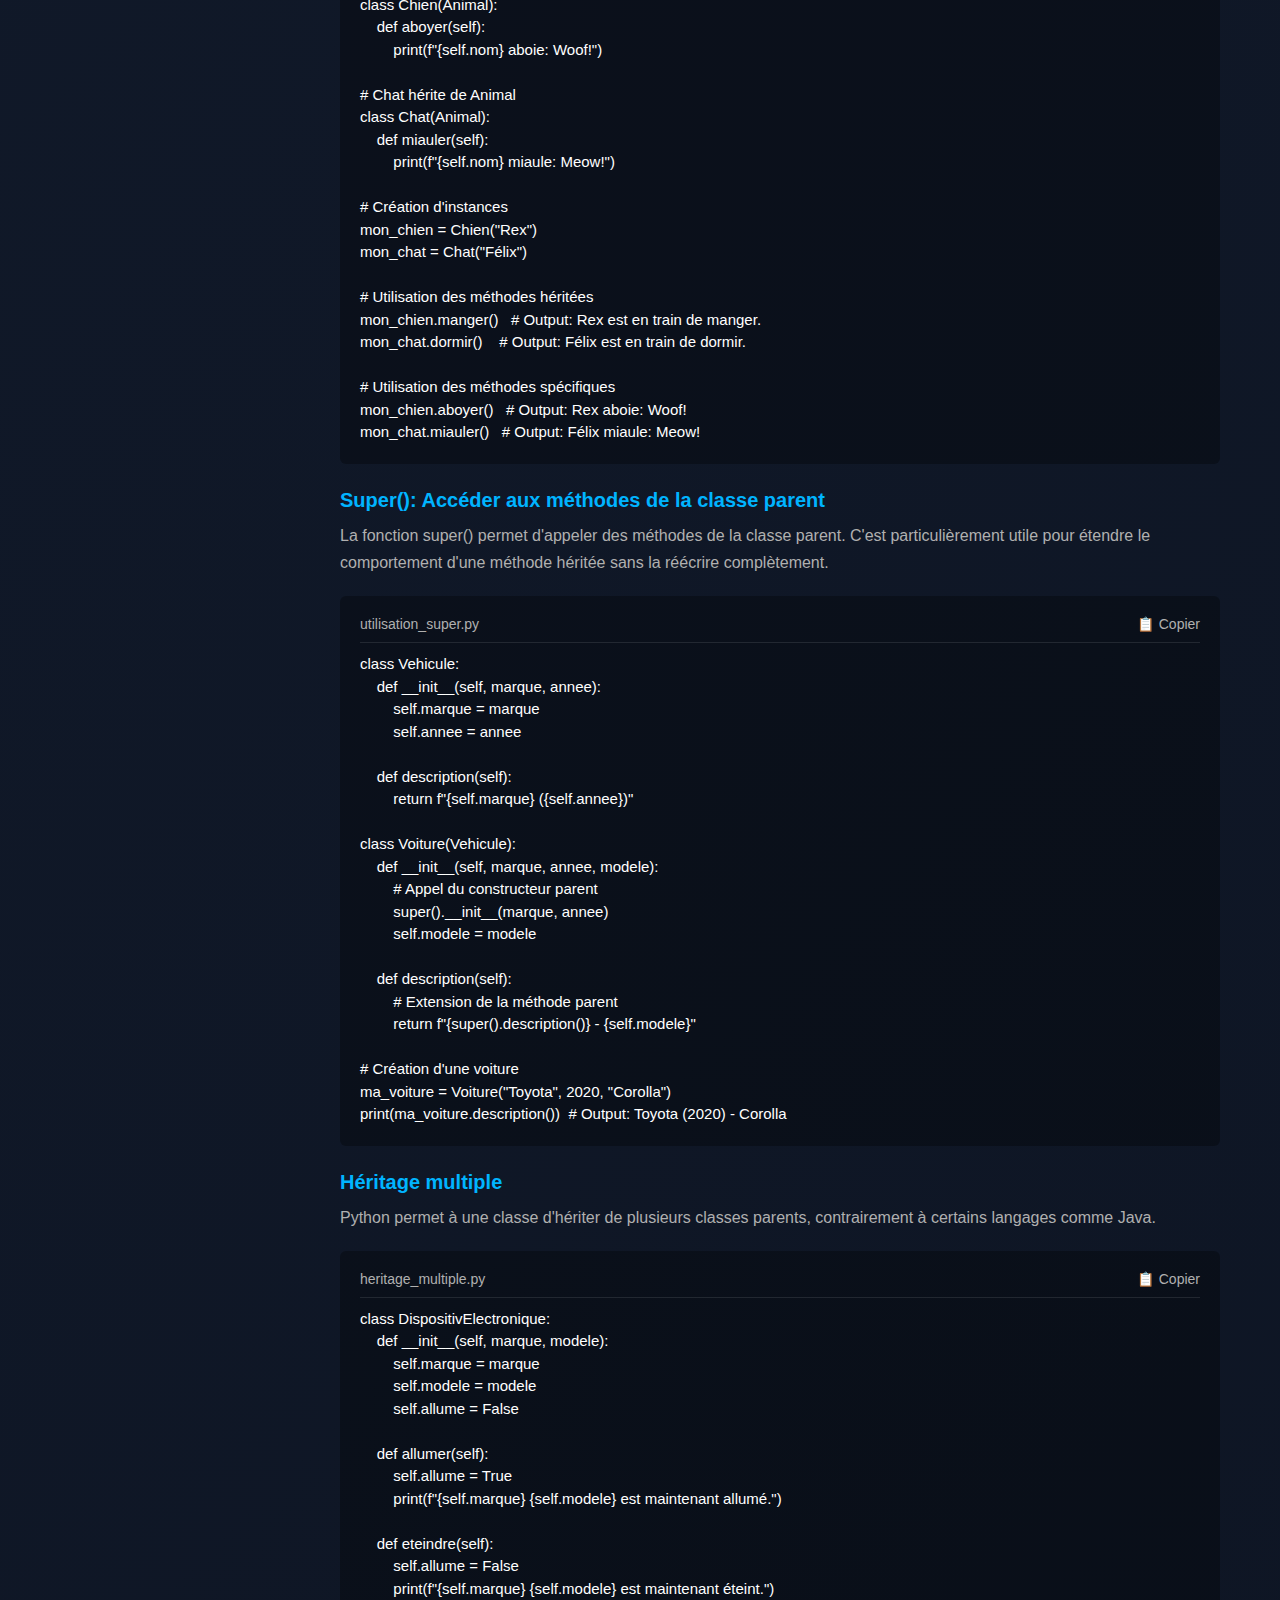
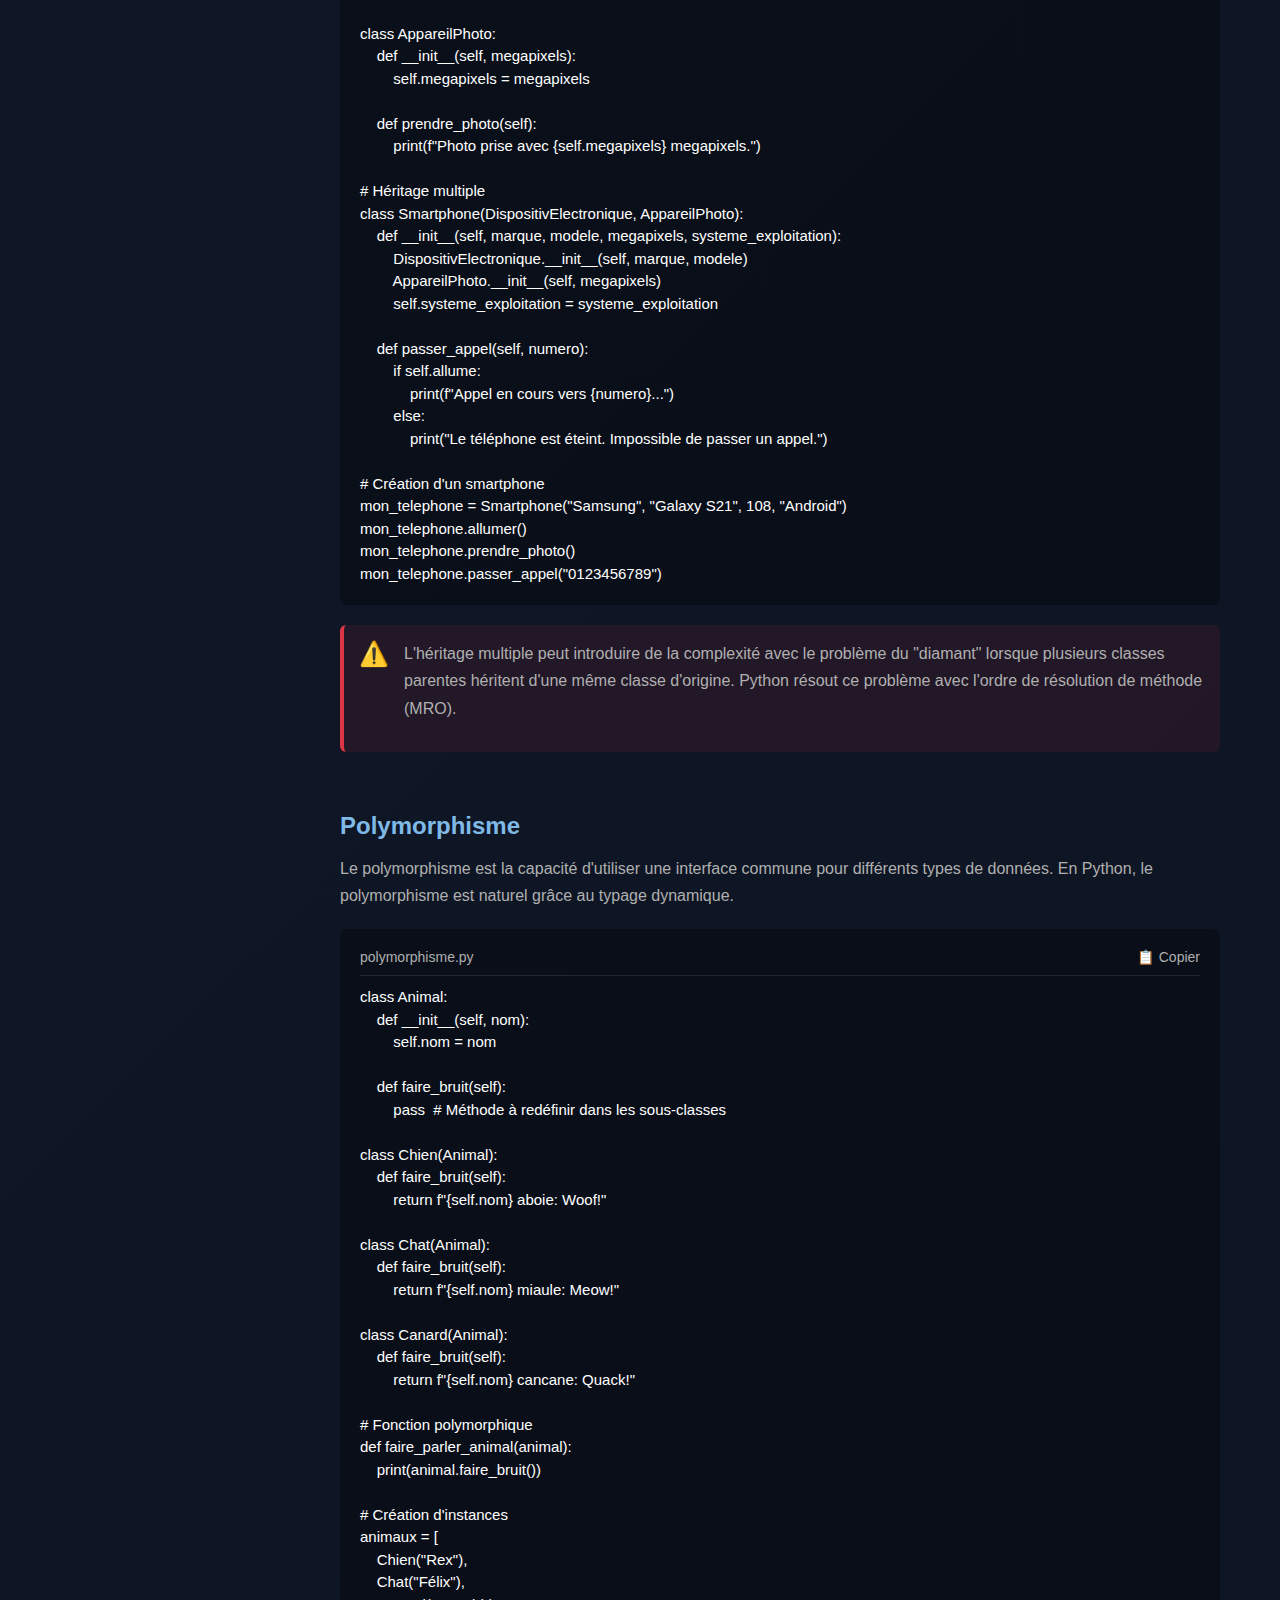
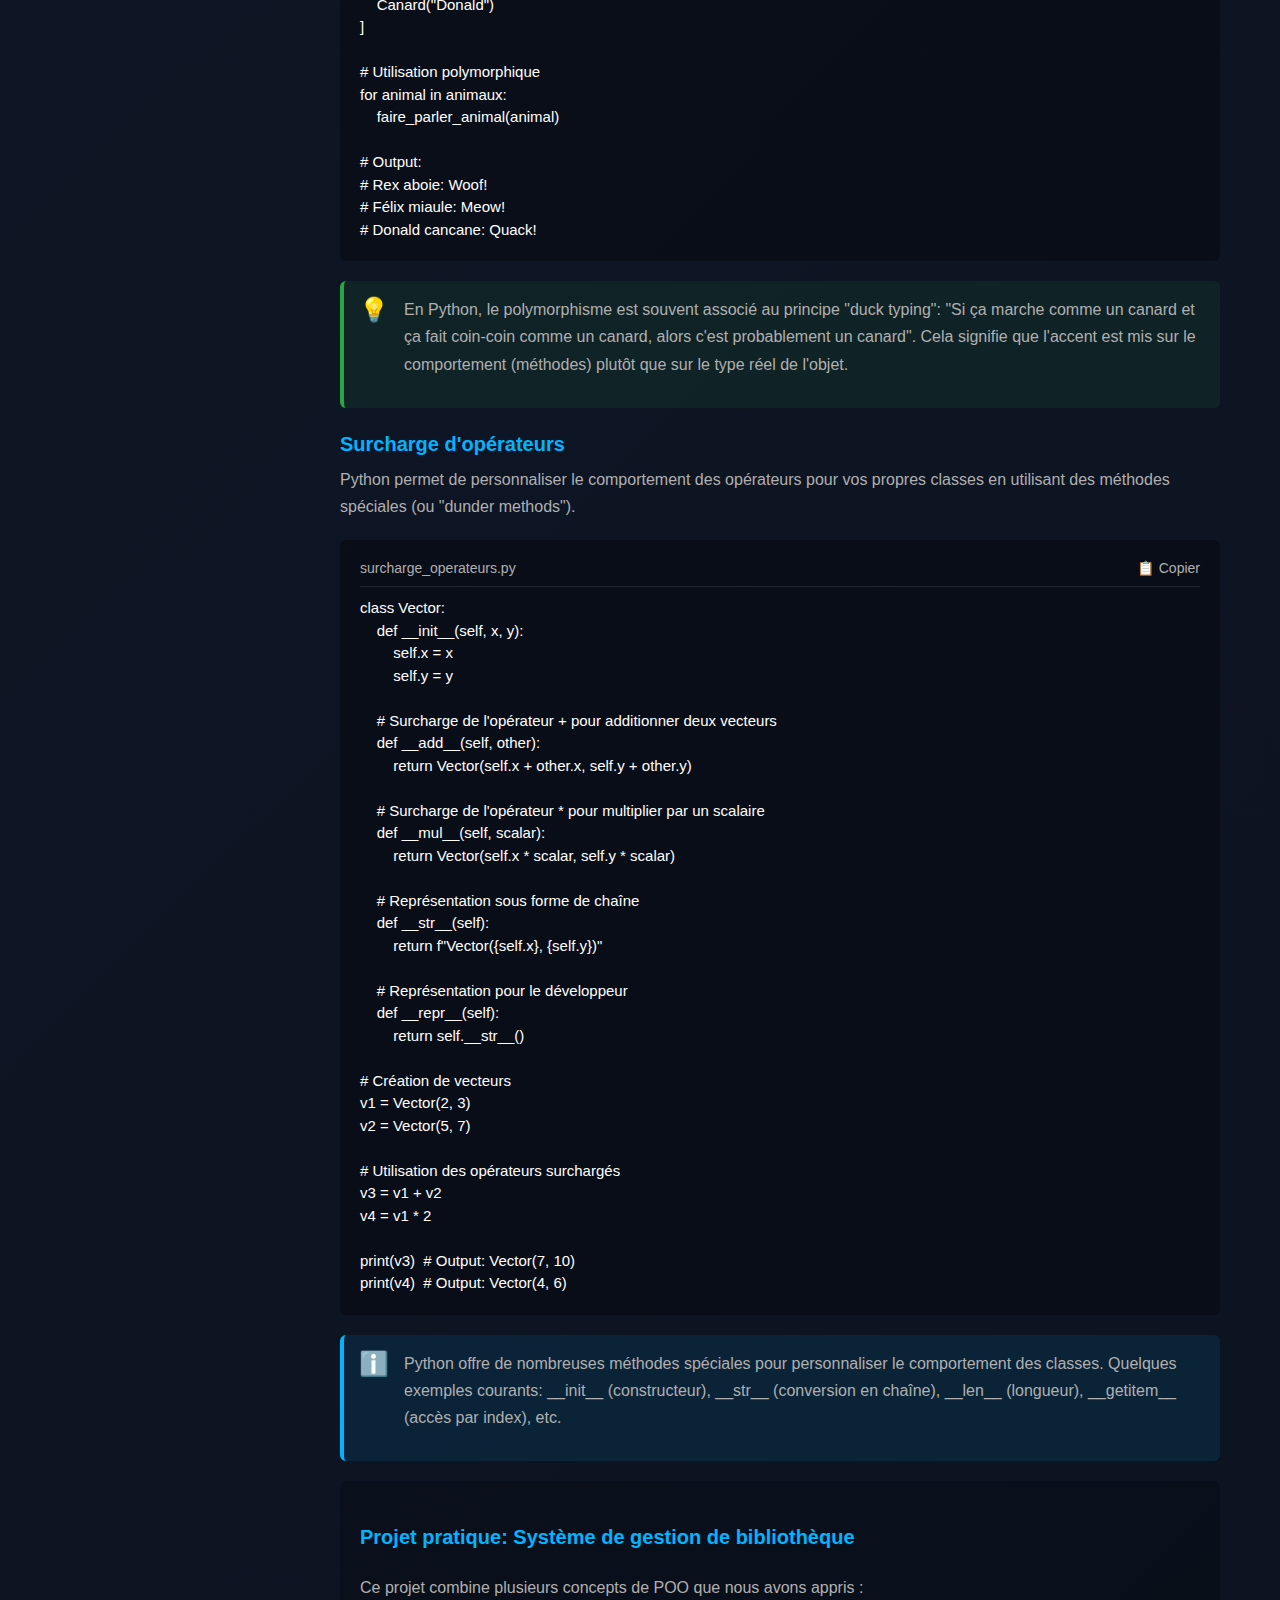
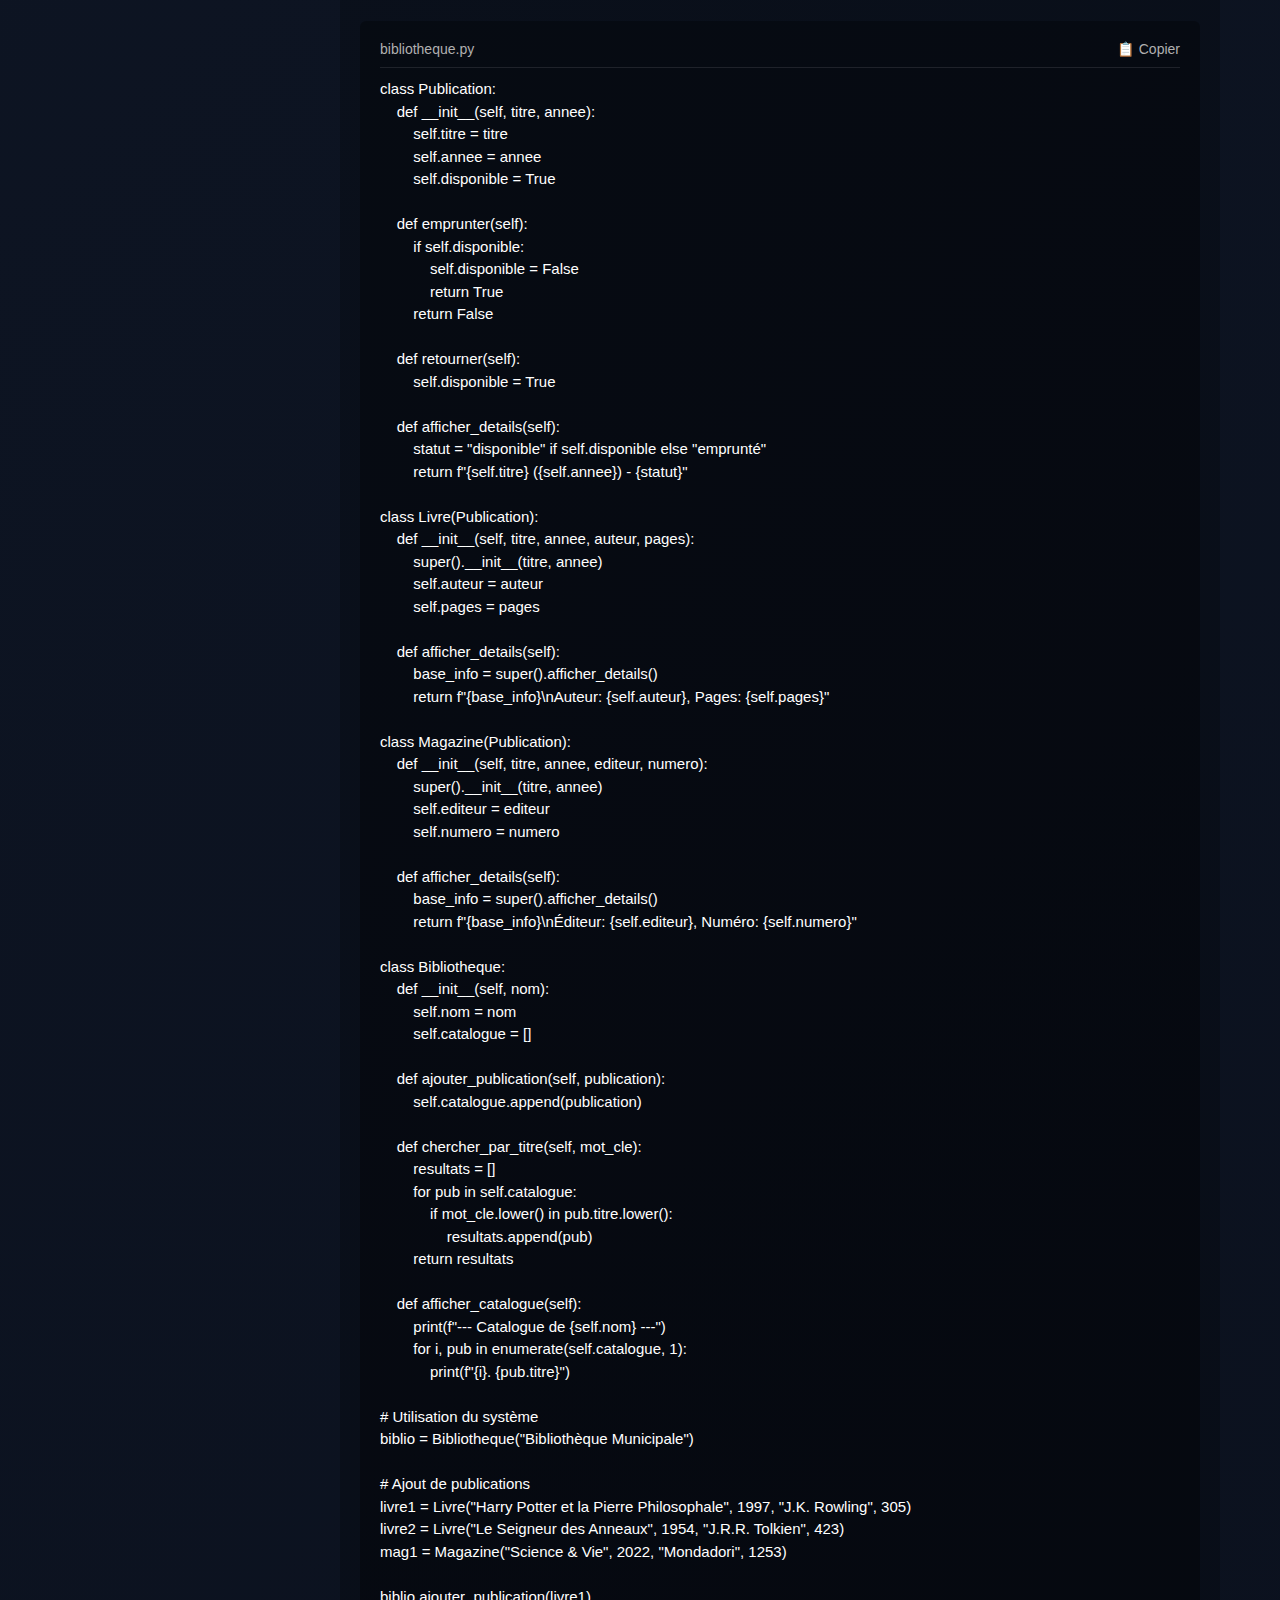
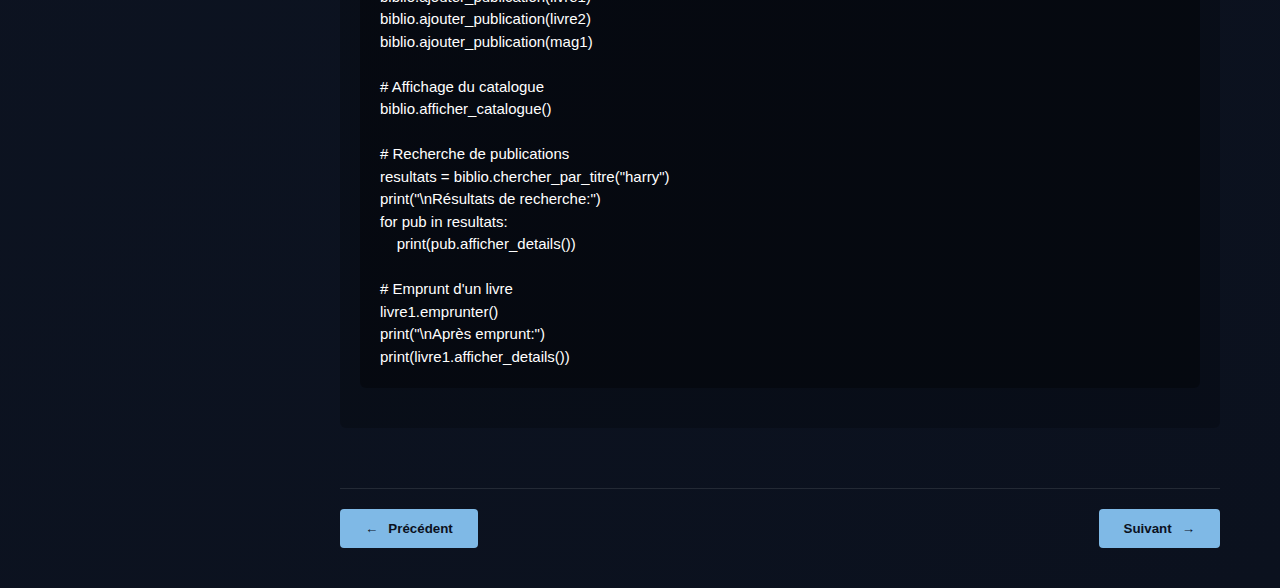
<file: chapitre5.html>
<!DOCTYPE html>
<html lang="fr">
<head>
    <meta charset="UTF-8">
    <meta name="viewport" content="width=device-width, initial-scale=1.0">
    <title>PyChallenge - Programmation orientée objet</title>
    <link rel="stylesheet" href="styles/chapitre5.css">
</head>
<body>
    <header>
        <div class="navbar">
            <div style="display: flex; align-items: center;">
                <button class="mobile-toggle" id="mobileToggle">☰</button>
                <a href="index.html" class="logo">Py<span>Challenge</span></a>
                <div class="doc-title">Documentation Python</div>
            </div>
            <ul class="nav-links">
                <li><a href="explorer.html">Défis</a></li>
                <li><a href="apprendre.html">Apprendre</a></li>
            </ul>
        </div>
    </header>

    <div class="main-container">
        <aside class="sidebar" id="sidebar">
            <div class="toc-header">
                <h2 class="toc-title">Guide d'apprentissage Python</h2>
                <div class="progress-info">Progression: 42%</div>
                <div class="progress-bar">
                    <div class="progress-fill"></div>
                </div>
            </div>
            
            <ul class="chapter-list">
                <li class="chapter">
                    <button class="chapter-button">
                        <span>1. Introduction à Python</span>
                        <span class="icon">▶</span>
                    </button>
                    <ul class="section-list">
                        <li><a href="apprendre.html#intro" class="section-link">Qu'est-ce que Python ?</a></li>
                        <li><a href="apprendre.html#installation" class="section-link">Installation et configuration</a></li>
                        <li><a href="apprendre.html#first-program" class="section-link">Votre premier programme</a></li>
                    </ul>
                </li>
                
                <li class="chapter">
                    <button class="chapter-button">
                        <span>2. Fondamentaux</span>
                        <span class="icon">▶</span>
                    </button>
                    <ul class="section-list">
                        <li><a href="chapitre2.html#variables" class="section-link">Variables et types de données</a></li>
                        <li><a href="chapitre2.html#operators" class="section-link">Opérateurs</a></li>
                        <li><a href="chapitre2.html#conditions" class="section-link">Structures conditionnelles</a></li>
                        <li><a href="chapitre2.html#loops" class="section-link">Boucles</a></li>
                    </ul>
                </li>
                
                <li class="chapter">
                    <button class="chapter-button">
                        <span>3. Structures de données</span>
                        <span class="icon">▶</span>
                    </button>
                    <ul class="section-list">
                        <li><a href="chapitre3.html#lists" class="section-link active">Listes</a></li>
                        <li><a href="chapitre3.html#tuples" class="section-link">Tuples</a></li>
                        <li><a href="chapitre3.html#dictionaries" class="section-link">Dictionnaires</a></li>
                        <li><a href="chapitre3.html#sets" class="section-link">Ensembles</a></li>
                    </ul>
                </li>
                
                <li class="chapter">
                    <button class="chapter-button">
                        <span>4. Fonctions</span>
                        <span class="icon">▶</span>
                    </button>
                    <ul class="section-list">
                        <li><a href="chapitre4.html#definir-fonctions" class="section-link active">Définir des fonctions</a></li>
                        <li><a href="chapitre4.html#arguments-retour" class="section-link">Arguments et retour</a></li>
                        <li><a href="chapitre4.html#portee-variables" class="section-link">Portée des variables</a></li>
                        <li><a href="chapitre4.html#fonctions-lambda" class="section-link">Fonctions lambda</a></li>
                    </ul>
                </li>
                
                <li class="chapter expanded">
                    <button class="chapter-button active">
                        <span>5. Programmation orientée objet</span>
                        <span class="icon">▶</span>
                    </button>
                    <ul class="section-list">
                        <li><a href="#classes-objets" class="section-link active">Classes et objets</a></li>
                        <li><a href="#attributs-methodes" class="section-link">Attributs et méthodes</a></li>
                        <li><a href="#heritage" class="section-link">Héritage</a></li>
                        <li><a href="#polymorphisme" class="section-link">Polymorphisme</a></li>
                    </ul>
                </li>
                
                <li class="chapter">
                    <button class="chapter-button">
                        <span>6. Prochainement...</span>
                        <span class="icon">▶</span>
                    </button>
                    <ul class="section-list">
                        <li><a href="prochainement.html" class="section-link">Prochainement...</a></li>
                    </ul>
                </li>
                
                
            </ul>
        </aside>
        
        <main class="content">
            <section class="doc-section" id="classes-objets">
                <h1>Programmation orientée objet</h1>
                <p>La programmation orientée objet (POO) est un paradigme de programmation qui utilise les "objets" comme composants fondamentaux. Python, en tant que langage multiprogramme, offre un excellent support pour la POO tout en restant simple et intuitif.</p>
                
                <h2>Classes et objets</h2>
                <p>Dans la programmation orientée objet, une <strong>classe</strong> est un modèle ou un plan pour créer des objets. Un <strong>objet</strong> est une instance d'une classe - une entité qui contient des données et des comportements définis par sa classe.</p>

                <div class="note-box">
                    <div class="box-icon">ℹ️</div>
                    <div>
                        <p>Pensez à une classe comme à un moule à gâteau et aux objets comme aux gâteaux créés à partir de ce moule. Le moule définit la forme et la structure, mais chaque gâteau peut avoir des ingrédients ou des décorations différentes.</p>
                    </div>
                </div>
                
                <h3>Création d'une classe</h3>
                <p>En Python, nous utilisons le mot-clé <code>class</code> pour créer une classe. La convention de nommage pour les classes est d'utiliser la notation "CamelCase" (première lettre de chaque mot en majuscule, sans espace).</p>

                <div class="code-block">
                    <div class="code-header">
                        <span class="code-title">classe_simple.py</span>
                        <button class="copy-button"><span class="icon">📋</span> Copier</button>
                    </div>
                    <div class="copy-message">Copié !</div>
                    <pre><code>class Personne:
    """Classe représentant une personne"""
    pass  # Le mot-clé 'pass' permet de définir une classe vide</code></pre>
                </div>

                <h3>Création d'objets (instances)</h3>
                <p>Une fois que nous avons défini une classe, nous pouvons créer des objets (instances) de cette classe :</p>

                <div class="code-block">
                    <div class="code-header">
                        <span class="code-title">creation_objets.py</span>
                        <button class="copy-button"><span class="icon">📋</span> Copier</button>
                    </div>
                    <div class="copy-message">Copié !</div>
                    <pre><code>class Personne:
    """Classe représentant une personne"""
    pass

# Création de deux objets de type Personne
person1 = Personne()
person2 = Personne()

print(person1)  # Output: <__main__.Personne object at 0x...>
print(person2)  # Output: <__main__.Personne object at 0x...></code></pre>
                </div>

                <p>Chaque objet créé est une instance unique de la classe, avec sa propre identité (emplacement mémoire) comme indiqué par les adresses différentes dans l'output.</p>

                <div class="demo-container">
                    <div class="demo-header">
                        <h3 class="demo-title">Exemple pratique: Modéliser un compte bancaire</h3>
                    </div>
                    <p>Imaginons que nous voulions modéliser un compte bancaire en POO :</p>
                    <div class="code-block">
                        <div class="code-header">
                            <span class="code-title">compte_bancaire.py</span>
                            <button class="copy-button"><span class="icon">📋</span> Copier</button>
                        </div>
                        <div class="copy-message">Copié !</div>
                        <pre><code>class CompteBancaire:
    """Classe représentant un compte bancaire"""
    
    def __init__(self, titulaire, solde=0):
        self.titulaire = titulaire
        self.solde = solde
    
    def afficher_details(self):
        print(f"Titulaire: {self.titulaire}")
        print(f"Solde: {self.solde} €")

# Création d'objets CompteBancaire
compte1 = CompteBancaire("Marie Dupont", 1500)
compte2 = CompteBancaire("Jean Martin")

# Accès aux attributs
print(compte1.titulaire)  # Output: Marie Dupont
print(compte2.solde)      # Output: 0

# Appel de méthodes
compte1.afficher_details()</code></pre>
                    </div>
                </div>
            </section>
            
            <section class="doc-section" id="attributs-methodes">
                <h2>Attributs et méthodes</h2>
                <p>Les classes sont composées d'<strong>attributs</strong> (données) et de <strong>méthodes</strong> (fonctions). Les attributs stockent des informations sur l'objet, tandis que les méthodes définissent ce que l'objet peut faire.</p>
                
                <h3>Le constructeur: __init__()</h3>
                <p>La méthode <code>__init__()</code> est un constructeur spécial qui est appelé automatiquement lorsqu'un nouvel objet est créé. Elle initialise les attributs de l'objet.</p>

                <div class="code-block">
                    <div class="code-header">
                        <span class="code-title">constructeur.py</span>
                        <button class="copy-button"><span class="icon">📋</span> Copier</button>
                    </div>
                    <div class="copy-message">Copié !</div>
                    <pre><code>class Cercle:
    """Classe représentant un cercle géométrique"""
    
    def __init__(self, rayon):
        """Initialisation avec le rayon du cercle"""
        self.rayon = rayon  # Attribut d'instance
    
# Création d'un cercle avec un rayon de 5
mon_cercle = Cercle(5)
print(mon_cercle.rayon)  # Output: 5</code></pre>
                </div>

                <div class="tip-box">
                    <div class="box-icon">💡</div>
                    <div>
                        <p>Le paramètre <code>self</code> fait référence à l'instance actuelle de la classe et doit être le premier paramètre de toute méthode d'instance. Il est implicitement passé lorsqu'une méthode est appelée, c'est pourquoi vous ne le spécifiez pas lors de l'appel.</p>
                    </div>
                </div>

                <h3>Types d'attributs</h3>
                <p>Il existe deux types principaux d'attributs en Python :</p>
                
                <ul>
                    <li><strong>Attributs d'instance</strong> : Propres à chaque instance (objet) de la classe</li>
                    <li><strong>Attributs de classe</strong> : Partagés par toutes les instances de la classe</li>
                </ul>

                <div class="code-block">
                    <div class="code-header">
                        <span class="code-title">types_attributs.py</span>
                        <button class="copy-button"><span class="icon">📋</span> Copier</button>
                    </div>
                    <div class="copy-message">Copié !</div>
                    <pre><code>class Voiture:
    # Attribut de classe - partagé par toutes les voitures
    nombre_de_roues = 4
    
    def __init__(self, marque, modele):
        # Attributs d'instance - uniques pour chaque voiture
        self.marque = marque
        self.modele = modele
        self.vitesse = 0
    
# Création de deux voitures
voiture1 = Voiture("Renault", "Clio")
voiture2 = Voiture("Peugeot", "208")

# Accès aux attributs d'instance
print(voiture1.marque)  # Output: Renault
print(voiture2.marque)  # Output: Peugeot

# Accès à l'attribut de classe
print(voiture1.nombre_de_roues)  # Output: 4
print(voiture2.nombre_de_roues)  # Output: 4
print(Voiture.nombre_de_roues)   # Output: 4 - accès via la classe</code></pre>
                </div>

                <h3>Types de méthodes</h3>
                <p>Il existe trois types principaux de méthodes en Python :</p>
                
                <ul>
                    <li><strong>Méthodes d'instance</strong> : Opèrent sur une instance spécifique de la classe</li>
                    <li><strong>Méthodes de classe</strong> : Opèrent sur la classe plutôt que sur les instances</li>
                    <li><strong>Méthodes statiques</strong> : Ne dépendent ni de la classe ni des instances</li>
                </ul>

                <div class="code-block">
                    <div class="code-header">
                        <span class="code-title">types_methodes.py</span>
                        <button class="copy-button"><span class="icon">📋</span> Copier</button>
                    </div>
                    <div class="copy-message">Copié !</div>
                    <pre><code>class MaClasse:
    compteur = 0  # Attribut de classe
    
    def __init__(self, valeur):
        self.valeur = valeur  # Attribut d'instance
        MaClasse.compteur += 1
    
    # Méthode d'instance - utilise self
    def methode_instance(self):
        return f"Instance avec valeur: {self.valeur}"
    
    # Méthode de classe - utilise cls
    @classmethod
    def methode_classe(cls):
        return f"Nombre total d'instances créées: {cls.compteur}"
    
    # Méthode statique - n'utilise ni self ni cls
    @staticmethod
    def methode_statique(x, y):
        return x + y

# Création d'instances
obj1 = MaClasse(10)
obj2 = MaClasse(20)

# Appel de la méthode d'instance
print(obj1.methode_instance())  # Output: Instance avec valeur: 10

# Appel de la méthode de classe
print(MaClasse.methode_classe())  # Output: Nombre total d'instances créées: 2

# Appel de la méthode statique
print(MaClasse.methode_statique(5, 3))  # Output: 8</code></pre>
                </div>

                <div class="note-box">
                    <div class="box-icon">ℹ️</div>
                    <div>
                        <p>Les décorateurs <code>@classmethod</code> et <code>@staticmethod</code> sont utilisés pour définir respectivement les méthodes de classe et les méthodes statiques.</p>
                    </div>
                </div>

                <h3>Encapsulation</h3>
                <p>L'encapsulation est un concept de POO qui consiste à regrouper les données et les méthodes qui les manipulent et à restreindre l'accès direct à certaines composantes d'un objet.</p>

                <div class="code-block">
                    <div class="code-header">
                        <span class="code-title">encapsulation.py</span>
                        <button class="copy-button"><span class="icon">📋</span> Copier</button>
                    </div>
                    <div class="copy-message">Copié !</div>
                    <pre><code>class CompteBancaire:
    def __init__(self, titulaire, solde=0):
        self.titulaire = titulaire  # Attribut public
        self._solde = solde        # Attribut protégé (convention)
        self.__numero = "12345"    # Attribut privé (name mangling)
    
    def deposer(self, montant):
        if montant > 0:
            self._solde += montant
            return True
        return False
    
    def retirer(self, montant):
        if 0 < montant <= self._solde:
            self._solde -= montant
            return True
        return False
    
    def get_solde(self):
        return self._solde
    
    def get_details(self):
        return f"Titulaire: {self.titulaire}, Solde: {self._solde}€, Numéro: {self.__numero}"

# Utilisation
compte = CompteBancaire("Sophie Martin", 1000)

# Accès aux attributs
print(compte.titulaire)      # OK - attribut public
print(compte._solde)         # Techniquement accessible, mais à éviter par convention
# print(compte.__numero)     # Erreur - attribut privé

# Utilisation des méthodes
compte.deposer(500)
compte.retirer(200)
print(compte.get_solde())    # Output: 1300
print(compte.get_details())  # Accès contrôlé via une méthode</code></pre>
                </div>

                <div class="warning-box">
                    <div class="box-icon">⚠️</div>
                    <div>
                        <p>En Python, l'encapsulation est principalement une convention. Les attributs avec un underscore simple (_) sont considérés comme "protégés" par convention, mais restent accessibles. Les attributs avec un double underscore (__) subissent le "name mangling" qui rend l'accès plus difficile mais pas impossible.</p>
                    </div>
                </div>
            </section>
            
            <section class="doc-section" id="heritage">
                <h2>Héritage</h2>
                <p>L'héritage est un mécanisme qui permet à une classe de recevoir les attributs et méthodes d'une autre classe. La classe qui hérite est appelée <strong>classe dérivée</strong> ou <strong>sous-classe</strong>, et la classe dont elle hérite est appelée <strong>classe de base</strong> ou <strong>classe parent</strong>.</p>

                <div class="code-block">
                    <div class="code-header">
                        <span class="code-title">heritage_simple.py</span>
                        <button class="copy-button"><span class="icon">📋</span> Copier</button>
                    </div>
                    <div class="copy-message">Copié !</div>
                    <pre><code>class Animal:
    def __init__(self, nom):
        self.nom = nom
    
    def manger(self):
        print(f"{self.nom} est en train de manger.")
    
    def dormir(self):
        print(f"{self.nom} est en train de dormir.")

# Chien hérite de Animal
class Chien(Animal):
    def aboyer(self):
        print(f"{self.nom} aboie: Woof!")

# Chat hérite de Animal
class Chat(Animal):
    def miauler(self):
        print(f"{self.nom} miaule: Meow!")

# Création d'instances
mon_chien = Chien("Rex")
mon_chat = Chat("Félix")

# Utilisation des méthodes héritées
mon_chien.manger()   # Output: Rex est en train de manger.
mon_chat.dormir()    # Output: Félix est en train de dormir.

# Utilisation des méthodes spécifiques
mon_chien.aboyer()   # Output: Rex aboie: Woof!
mon_chat.miauler()   # Output: Félix miaule: Meow!</code></pre>
                </div>

                <h3>Super(): Accéder aux méthodes de la classe parent</h3>
                <p>La fonction <code>super()</code> permet d'appeler des méthodes de la classe parent. C'est particulièrement utile pour étendre le comportement d'une méthode héritée sans la réécrire complètement.</p>

                <div class="code-block">
                    <div class="code-header">
                        <span class="code-title">utilisation_super.py</span>
                        <button class="copy-button"><span class="icon">📋</span> Copier</button>
                    </div>
                    <div class="copy-message">Copié !</div>
                    <pre><code>class Vehicule:
    def __init__(self, marque, annee):
        self.marque = marque
        self.annee = annee
    
    def description(self):
        return f"{self.marque} ({self.annee})"

class Voiture(Vehicule):
    def __init__(self, marque, annee, modele):
        # Appel du constructeur parent
        super().__init__(marque, annee)
        self.modele = modele
    
    def description(self):
        # Extension de la méthode parent
        return f"{super().description()} - {self.modele}"

# Création d'une voiture
ma_voiture = Voiture("Toyota", 2020, "Corolla")
print(ma_voiture.description())  # Output: Toyota (2020) - Corolla</code></pre>
                </div>

                <h3>Héritage multiple</h3>
                <p>Python permet à une classe d'hériter de plusieurs classes parents, contrairement à certains langages comme Java.</p>

                <div class="code-block">
                    <div class="code-header">
                        <span class="code-title">heritage_multiple.py</span>
                        <button class="copy-button"><span class="icon">📋</span> Copier</button>
                    </div>
                    <div class="copy-message">Copié !</div>
                    <pre><code>class DispositivElectronique:
    def __init__(self, marque, modele):
        self.marque = marque
        self.modele = modele
        self.allume = False
    
    def allumer(self):
        self.allume = True
        print(f"{self.marque} {self.modele} est maintenant allumé.")
    
    def eteindre(self):
        self.allume = False
        print(f"{self.marque} {self.modele} est maintenant éteint.")

class AppareilPhoto:
    def __init__(self, megapixels):
        self.megapixels = megapixels
    
    def prendre_photo(self):
        print(f"Photo prise avec {self.megapixels} megapixels.")

# Héritage multiple
class Smartphone(DispositivElectronique, AppareilPhoto):
    def __init__(self, marque, modele, megapixels, systeme_exploitation):
        DispositivElectronique.__init__(self, marque, modele)
        AppareilPhoto.__init__(self, megapixels)
        self.systeme_exploitation = systeme_exploitation
    
    def passer_appel(self, numero):
        if self.allume:
            print(f"Appel en cours vers {numero}...")
        else:
            print("Le téléphone est éteint. Impossible de passer un appel.")

# Création d'un smartphone
mon_telephone = Smartphone("Samsung", "Galaxy S21", 108, "Android")
mon_telephone.allumer()
mon_telephone.prendre_photo()
mon_telephone.passer_appel("0123456789")</code></pre>
                </div>

                <div class="warning-box">
                    <div class="box-icon">⚠️</div>
                    <div>
                        <p>L'héritage multiple peut introduire de la complexité avec le problème du "diamant" lorsque plusieurs classes parentes héritent d'une même classe d'origine. Python résout ce problème avec l'ordre de résolution de méthode (MRO).</p>
                    </div>
                </div>
            </section>
            
            <section class="doc-section" id="polymorphisme">
                <h2>Polymorphisme</h2>
                <p>Le polymorphisme est la capacité d'utiliser une interface commune pour différents types de données. En Python, le polymorphisme est naturel grâce au typage dynamique.</p>

                <div class="code-block">
                    <div class="code-header">
                        <span class="code-title">polymorphisme.py</span>
                        <button class="copy-button"><span class="icon">📋</span> Copier</button>
                    </div>
                    <div class="copy-message">Copié !</div>
                    <pre><code>class Animal:
    def __init__(self, nom):
        self.nom = nom
    
    def faire_bruit(self):
        pass  # Méthode à redéfinir dans les sous-classes

class Chien(Animal):
    def faire_bruit(self):
        return f"{self.nom} aboie: Woof!"

class Chat(Animal):
    def faire_bruit(self):
        return f"{self.nom} miaule: Meow!"

class Canard(Animal):
    def faire_bruit(self):
        return f"{self.nom} cancane: Quack!"

# Fonction polymorphique
def faire_parler_animal(animal):
    print(animal.faire_bruit())

# Création d'instances
animaux = [
    Chien("Rex"),
    Chat("Félix"),
    Canard("Donald")
]

# Utilisation polymorphique
for animal in animaux:
    faire_parler_animal(animal)

# Output:
# Rex aboie: Woof!
# Félix miaule: Meow!
# Donald cancane: Quack!</code></pre>
                </div>

                <div class="tip-box">
                    <div class="box-icon">💡</div>
                    <div>
                        <p>En Python, le polymorphisme est souvent associé au principe "duck typing": "Si ça marche comme un canard et ça fait coin-coin comme un canard, alors c'est probablement un canard". Cela signifie que l'accent est mis sur le comportement (méthodes) plutôt que sur le type réel de l'objet.</p>
                    </div>
                </div>

                <h3>Surcharge d'opérateurs</h3>
                <p>Python permet de personnaliser le comportement des opérateurs pour vos propres classes en utilisant des méthodes spéciales (ou "dunder methods").</p>

                <div class="code-block">
                    <div class="code-header">
                        <span class="code-title">surcharge_operateurs.py</span>
                        <button class="copy-button"><span class="icon">📋</span> Copier</button>
                    </div>
                    <div class="copy-message">Copié !</div>
                    <pre><code>class Vector:
    def __init__(self, x, y):
        self.x = x
        self.y = y
    
    # Surcharge de l'opérateur + pour additionner deux vecteurs
    def __add__(self, other):
        return Vector(self.x + other.x, self.y + other.y)
    
    # Surcharge de l'opérateur * pour multiplier par un scalaire
    def __mul__(self, scalar):
        return Vector(self.x * scalar, self.y * scalar)
    
    # Représentation sous forme de chaîne
    def __str__(self):
        return f"Vector({self.x}, {self.y})"
    
    # Représentation pour le développeur
    def __repr__(self):
        return self.__str__()

# Création de vecteurs
v1 = Vector(2, 3)
v2 = Vector(5, 7)

# Utilisation des opérateurs surchargés
v3 = v1 + v2
v4 = v1 * 2

print(v3)  # Output: Vector(7, 10)
print(v4)  # Output: Vector(4, 6)</code></pre>
                </div>

                <div class="note-box">
                    <div class="box-icon">ℹ️</div>
                    <div>
                        <p>Python offre de nombreuses méthodes spéciales pour personnaliser le comportement des classes. Quelques exemples courants: <code>__init__</code> (constructeur), <code>__str__</code> (conversion en chaîne), <code>__len__</code> (longueur), <code>__getitem__</code> (accès par index), etc.</p>
                    </div>
                </div>

                <div class="demo-container">
                    <div class="demo-header">
                        <h3 class="demo-title">Projet pratique: Système de gestion de bibliothèque</h3>
                    </div>
                    <p>Ce projet combine plusieurs concepts de POO que nous avons appris :</p>
                    <div class="code-block">
                        <div class="code-header">
                            <span class="code-title">bibliotheque.py</span>
                            <button class="copy-button"><span class="icon">📋</span> Copier</button>
                        </div>
                        <div class="copy-message">Copié !</div>
                        <pre><code>class Publication:
    def __init__(self, titre, annee):
        self.titre = titre
        self.annee = annee
        self.disponible = True
    
    def emprunter(self):
        if self.disponible:
            self.disponible = False
            return True
        return False
    
    def retourner(self):
        self.disponible = True
    
    def afficher_details(self):
        statut = "disponible" if self.disponible else "emprunté"
        return f"{self.titre} ({self.annee}) - {statut}"

class Livre(Publication):
    def __init__(self, titre, annee, auteur, pages):
        super().__init__(titre, annee)
        self.auteur = auteur
        self.pages = pages
    
    def afficher_details(self):
        base_info = super().afficher_details()
        return f"{base_info}\nAuteur: {self.auteur}, Pages: {self.pages}"

class Magazine(Publication):
    def __init__(self, titre, annee, editeur, numero):
        super().__init__(titre, annee)
        self.editeur = editeur
        self.numero = numero
    
    def afficher_details(self):
        base_info = super().afficher_details()
        return f"{base_info}\nÉditeur: {self.editeur}, Numéro: {self.numero}"

class Bibliotheque:
    def __init__(self, nom):
        self.nom = nom
        self.catalogue = []
    
    def ajouter_publication(self, publication):
        self.catalogue.append(publication)
    
    def chercher_par_titre(self, mot_cle):
        resultats = []
        for pub in self.catalogue:
            if mot_cle.lower() in pub.titre.lower():
                resultats.append(pub)
        return resultats
    
    def afficher_catalogue(self):
        print(f"--- Catalogue de {self.nom} ---")
        for i, pub in enumerate(self.catalogue, 1):
            print(f"{i}. {pub.titre}")

# Utilisation du système
biblio = Bibliotheque("Bibliothèque Municipale")

# Ajout de publications
livre1 = Livre("Harry Potter et la Pierre Philosophale", 1997, "J.K. Rowling", 305)
livre2 = Livre("Le Seigneur des Anneaux", 1954, "J.R.R. Tolkien", 423)
mag1 = Magazine("Science & Vie", 2022, "Mondadori", 1253)

biblio.ajouter_publication(livre1)
biblio.ajouter_publication(livre2)
biblio.ajouter_publication(mag1)

# Affichage du catalogue
biblio.afficher_catalogue()

# Recherche de publications
resultats = biblio.chercher_par_titre("harry")
print("\nRésultats de recherche:")
for pub in resultats:
    print(pub.afficher_details())

# Emprunt d'un livre
livre1.emprunter()
print("\nAprès emprunt:")
print(livre1.afficher_details())</code></pre>
                    </div>
                </div>
            </section>

            <div class="navigation-buttons">
                <button class="nav-button prev" onclick="location.href='chapitre4.html'"><span class="icon">← </span>Précédent </button>
                <button class="nav-button next" onclick="location.href='prochainement.html'">Suivant <span class="icon">→</span></button>
            </div>
        </main>
    </div>

    <script>
        // Activer menu mobile
        document.getElementById('mobileToggle').addEventListener('click', function() {
            document.getElementById('sidebar').classList.toggle('active');
        });
        
        // Chapitre expand/collapse
        document.querySelectorAll('.chapter-button').forEach(button => {
            button.addEventListener('click', function() {
                const chapter = this.parentElement;
                chapter.classList.toggle('expanded');
            });
        });
        
        // bouton copier 
        document.querySelectorAll('.copy-button').forEach(button => {
            button.addEventListener('click', function() {
                const codeBlock = this.closest('.code-block');
                const code = codeBlock.querySelector('code').textContent;
                
                navigator.clipboard.writeText(code).then(() => {
                    const copyMessage = codeBlock.querySelector('.copy-message');
                    copyMessage.style.opacity = '1';
                    
                    setTimeout(() => {
                        copyMessage.style.opacity = '0';
                    }, 2000);
                });
            });
        });
    </script>
</body>
</html>
</file>
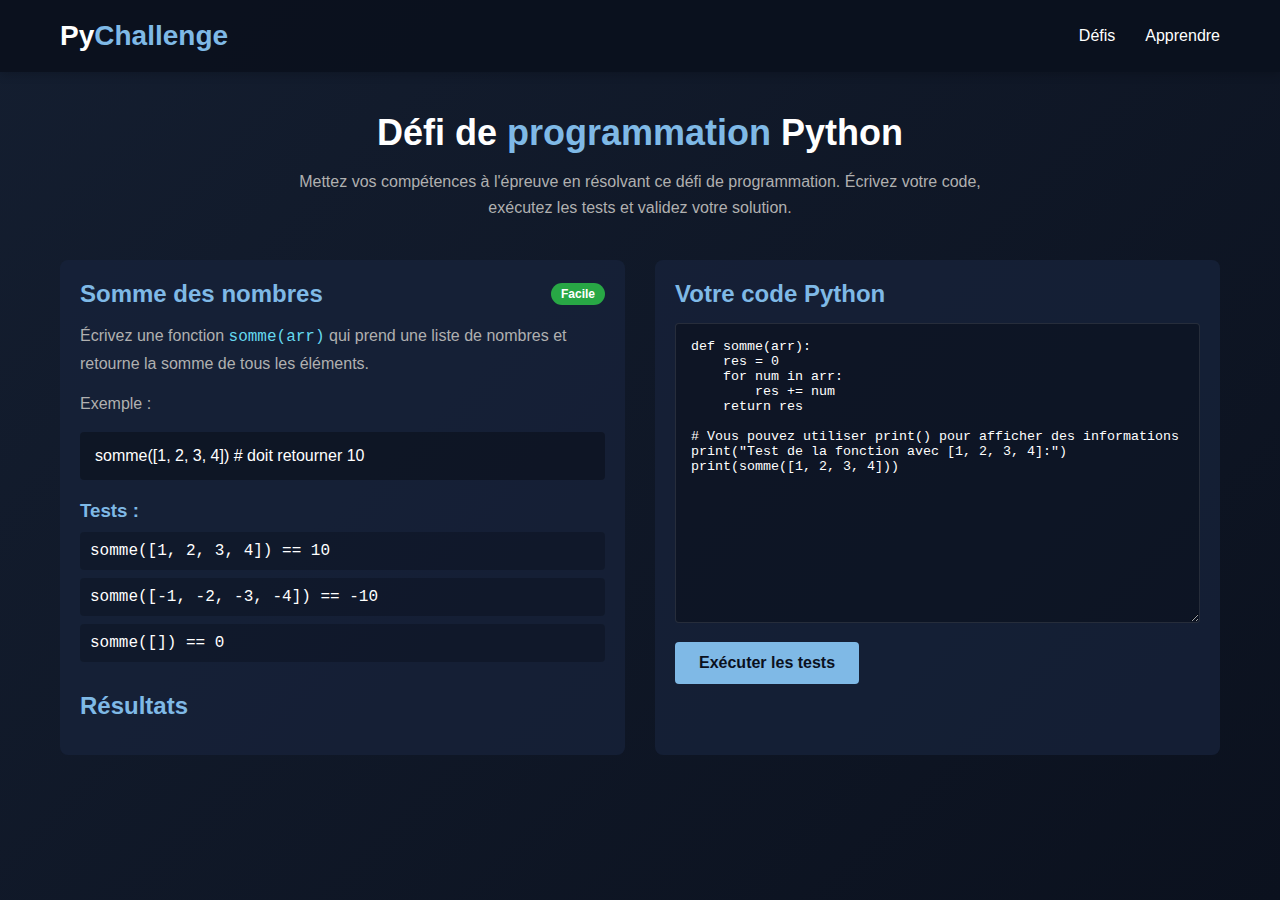
<file: defi.html>
<!DOCTYPE html>
<html lang="fr">

<head>
    <meta charset="UTF-8">
    <meta name="viewport" content="width=device-width, initial-scale=1.0">
    <title>PyChallenge - Défi de programmation</title>
    <link rel="stylesheet" href="styles/defi.css">
</head>

<body>
    <header>
        <div class="container navbar">
            <a href="index.html" class="logo">Py<span>Challenge</span></a>
            <ul class="nav-links">
                <li><a href="explorer.html">Défis</a></li>
                <li><a href="apprendre.html">Apprendre</a></li>
            </ul>
        </div>
    </header>

    <div class="main-content">
        <div class="container">
            <div class="page-title">
                <h1>Défi de <span>programmation</span> Python</h1>
                <p>Mettez vos compétences à l'épreuve en résolvant ce défi de programmation. Écrivez votre code,
                    exécutez les tests et validez votre solution.</p>
            </div>

            <div class="challenge-container">
                <div class="challenge-description">
                    <h2 id="challenge-title">Chargement du défi...</h2>
                    <div id="challenge-text">
                        <p>Chargement de la description...</p>
                    </div>

                    <div class="challenge-tests">
                        <h3>Tests :</h3>
                        <div id="test-cases">
                            <div class="test-case">Chargement des tests...</div>
                        </div>
                    </div>

                    <div class="results">
                        <h2>Résultats</h2>
                        <div id="test-results"></div>
                        <div id="execution-output" style="display: none;"></div>
                        <div id="challenge-complete" class="challenge-complete" style="display: none;">
                            <h3>Félicitations ! Vous avez réussi le défi !</h3>
                        </div>
                    </div>
                </div>

                <div class="code-editor">
                    <h2>Votre code Python</h2>
                    <textarea id="code-input" placeholder="Écrivez votre code Python ici..."></textarea>
                    <button id="run-button" onclick="runTests()">Exécuter les tests</button>
                    <div id="status-indicator">
                        <div id="loading-spinner"></div>
                        <span id="status-text">Exécution en cours...</span>
                    </div>
                </div>
            </div>
        </div>
    </div>

    <script>
        // URL de l'API backend
        const API_URL = 'http://127.0.0.1:8000/execute';

        // Définition des défis et leurs tests
        const challenges = {
            "sum": {
                "title": "Somme des nombres",
                "description": "<p>Écrivez une fonction <code>somme(arr)</code> qui prend une liste de nombres et retourne la somme de tous les éléments.</p><p>Exemple :</p><pre>somme([1, 2, 3, 4]) # doit retourner 10</pre>",
                "defaultCode": "def somme(arr):\n    res = 0\n    for num in arr:\n        res += num\n    return res\n\n# Vous pouvez utiliser print() pour afficher des informations\nprint(\"Test de la fonction avec [1, 2, 3, 4]:\")\nprint(somme([1, 2, 3, 4]))",
                "tests": [
                    { "code": "somme([1, 2, 3, 4])", "expected": 10 },
                    { "code": "somme([-1, -2, -3, -4])", "expected": -10 },
                    { "code": "somme([])", "expected": 0 }
                ],
                "testCases": [
                    "somme([1, 2, 3, 4]) == 10",
                    "somme([-1, -2, -3, -4]) == -10",
                    "somme([]) == 0"
                ],
                "difficulty": "easy"
            },
            "palindrome": {
                "title": "Vérificateur de palindrome",
                "description": "<p>Écrivez une fonction <code>est_palindrome(mot)</code> qui prend une chaîne de caractères et retourne <code>True</code> si c'est un palindrome (qui se lit pareil dans les deux sens), <code>False</code> sinon.</p><p>Exemple :</p><pre>est_palindrome(\"kayak\") # doit retourner True\nest_palindrome(\"bonjour\") # doit retourner False</pre>",
                "defaultCode": "def est_palindrome(mot):\n    # Votre code ici\n    return mot == mot[::-1]\n\n# Test\nprint(est_palindrome(\"kayak\"))",
                "tests": [
                    { "code": "est_palindrome(\"kayak\")", "expected": "True" },
                    { "code": "est_palindrome(\"bonjour\")", "expected": "False" },
                    { "code": "est_palindrome(\"elle\")", "expected": "True" },
                    { "code": "est_palindrome(\"\")", "expected": "True" }
                ],
                "testCases": [
                    "est_palindrome(\"kayak\") == True",
                    "est_palindrome(\"bonjour\") == False",
                    "est_palindrome(\"elle\") == True",
                    "est_palindrome(\"\") == True"
                ],
                "difficulty": "easy"
            },
            "fizzbuzz": {
                "title": "FizzBuzz",
                "description": "<p>Écrivez une fonction <code>fizzbuzz(n)</code> qui retourne une liste de chaînes de caractères de 1 à n où :</p><ul><li>Si le nombre est divisible par 3, utilisez \"Fizz\" au lieu du nombre</li><li>Si le nombre est divisible par 5, utilisez \"Buzz\" au lieu du nombre</li><li>Si le nombre est divisible par 3 et 5, utilisez \"FizzBuzz\" au lieu du nombre</li><li>Sinon, utilisez le nombre converti en chaîne</li></ul>",
                "defaultCode": "def fizzbuzz(n):\n    # Votre code ici\n    result = []\n    for i in range(1, n+1):\n        if i % 3 == 0 and i % 5 == 0:\n            result.append(\"FizzBuzz\")\n        elif i % 3 == 0:\n            result.append(\"Fizz\")\n        elif i % 5 == 0:\n            result.append(\"Buzz\")\n        else:\n            result.append(str(i))\n    return result\n\n# Test\nprint(fizzbuzz(15))",
                "tests": [
                    { "code": "fizzbuzz(15)", "expected": ["1", "2", "Fizz", "4", "Buzz", "Fizz", "7", "8", "Fizz", "Buzz", "11", "Fizz", "13", "14", "FizzBuzz"] },
                    { "code": "len(fizzbuzz(15))", "expected": 15 },
                    { "code": "fizzbuzz(5)", "expected": ["1", "2", "Fizz", "4", "Buzz"] }
                ],
                "testCases": [
                    "fizzbuzz(15)[14] == \"FizzBuzz\"",
                    "len(fizzbuzz(15)) == 15",
                    "fizzbuzz(5)[4] == \"Buzz\""
                ],
                "difficulty": "easy"
            },
            "digit_sum": {
                "title": "Somme des chiffres",
                "description": "<p>Écrivez une fonction <code>somme_chiffres(nombre)</code> qui prend un nombre entier positif et retourne la somme de tous ses chiffres.</p><p>Exemple :</p><pre>somme_chiffres(123) # doit retourner 6 (1+2+3)\nsomme_chiffres(9999) # doit retourner 36 (9+9+9+9)</pre>",
                "defaultCode": "def somme_chiffres(nombre):\n    # Votre code ici\n    somme = 0\n    for chiffre in str(nombre):\n        somme += int(chiffre)\n    return somme\n\n# Test\nprint(somme_chiffres(123))",
                "tests": [
                    { "code": "somme_chiffres(123)", "expected": 6 },
                    { "code": "somme_chiffres(9999)", "expected": 36 },
                    { "code": "somme_chiffres(0)", "expected": 0 },
                    { "code": "somme_chiffres(10)", "expected": 1 }
                ],
                "testCases": [
                    "somme_chiffres(123) == 6",
                    "somme_chiffres(9999) == 36",
                    "somme_chiffres(0) == 0",
                    "somme_chiffres(10) == 1"
                ],
                "difficulty": "easy"
            },
            "reverse_string": {
                "title": "Inverser une chaîne",
                "description": "<p>Écrivez une fonction <code>inverser(chaine)</code> qui prend une chaîne de caractères et retourne cette chaîne inversée. N'utilisez pas les fonctions intégrées comme <code>reversed()</code> ou le slicing <code>[::-1]</code>.</p><p>Exemple :</p><pre>inverser(\"bonjour\") # doit retourner \"ruojnob\"</pre>",
                "defaultCode": "def inverser(chaine):\n    # Votre code ici\n    resultat = \"\"\n    for i in range(len(chaine) - 1, -1, -1):\n        resultat += chaine[i]\n    return resultat\n\n# Test\nprint(inverser(\"bonjour\"))",
                "tests": [
                    { "code": "inverser(\"bonjour\")", "expected": "ruojnob" },
                    { "code": "inverser(\"python\")", "expected": "nohtyp" },
                    { "code": "inverser(\"\")", "expected": "" },
                    { "code": "inverser(\"a\")", "expected": "a" }
                ],
                "testCases": [
                    "inverser(\"bonjour\") == \"ruojnob\"",
                    "inverser(\"python\") == \"nohtyp\"",
                    "inverser(\"\") == \"\"",
                    "inverser(\"a\") == \"a\""
                ],
                "difficulty": "easy"
            },
            "binary_search": {
                "title": "Recherche binaire",
                "description": "<p>Implémentez une fonction <code>recherche_binaire(arr, cible)</code> qui utilise l'algorithme de recherche binaire pour trouver l'index d'un élément cible dans un tableau trié. Si l'élément n'est pas trouvé, retournez -1.</p><p>Exemple :</p><pre>recherche_binaire([1, 2, 3, 4, 5], 3) # doit retourner 2\nrecherche_binaire([1, 2, 3, 4, 5], 6) # doit retourner -1</pre>",
                "defaultCode": "def recherche_binaire(arr, cible):\n    # Votre code ici\n    debut = 0\n    fin = len(arr) - 1\n    \n    while debut <= fin:\n        milieu = (debut + fin) // 2\n        if arr[milieu] == cible:\n            return milieu\n        elif arr[milieu] < cible:\n            debut = milieu + 1\n        else:\n            fin = milieu - 1\n    \n    return -1\n\n# Test\nprint(recherche_binaire([1, 2, 3, 4, 5], 3))",
                "tests": [
                    { "code": "recherche_binaire([1, 2, 3, 4, 5], 3)", "expected": 2 },
                    { "code": "recherche_binaire([1, 2, 3, 4, 5], 6)", "expected": -1 },
                    { "code": "recherche_binaire([1, 3, 5, 7, 9], 5)", "expected": 2 },
                    { "code": "recherche_binaire([], 1)", "expected": -1 }
                ],
                "testCases": [
                    "recherche_binaire([1, 2, 3, 4, 5], 3) == 2",
                    "recherche_binaire([1, 2, 3, 4, 5], 6) == -1",
                    "recherche_binaire([1, 3, 5, 7, 9], 5) == 2",
                    "recherche_binaire([], 1) == -1"
                ],
                "difficulty": "medium"
            },
            "fibonacci": {
                "title": "Nombre de Fibonacci",
                "description": "<p>Écrivez une fonction <code>fibonacci(n)</code> qui retourne le nième nombre de la suite de Fibonacci. La suite commence par 0 et 1, et chaque terme suivant est la somme des deux précédents.</p><p>Exemple :</p><pre>fibonacci(0) # doit retourner 0\nfibonacci(1) # doit retourner 1\nfibonacci(6) # doit retourner 8 (car la suite est 0, 1, 1, 2, 3, 5, 8, ...)</pre><p>Essayez d'optimiser votre solution pour éviter les calculs redondants.</p>",
                "defaultCode": "def fibonacci(n):\n    # Votre code ici\n    if n <= 0:\n        return 0\n    if n == 1:\n        return 1\n        \n    a, b = 0, 1\n    for _ in range(2, n + 1):\n        a, b = b, a + b\n    return b\n\n# Test\nprint(fibonacci(6))",
                "tests": [
                    { "code": "fibonacci(0)", "expected": 0 },
                    { "code": "fibonacci(1)", "expected": 1 },
                    { "code": "fibonacci(6)", "expected": 8 },
                    { "code": "fibonacci(10)", "expected": 55 }
                ],
                "testCases": [
                    "fibonacci(0) == 0",
                    "fibonacci(1) == 1",
                    "fibonacci(6) == 8",
                    "fibonacci(10) == 55"
                ],
                "difficulty": "medium"
            },
            "merge_sort": {
                "title": "Tri fusion (Merge Sort)",
                "description": "<p>Implémentez l'algorithme de tri fusion (Merge Sort) dans une fonction <code>tri_fusion(arr)</code> qui prend une liste de nombres et retourne cette liste triée par ordre croissant.</p><p>Exemple :</p><pre>tri_fusion([38, 27, 43, 3, 9, 82, 10]) # doit retourner [3, 9, 10, 27, 38, 43, 82]</pre>",
                "defaultCode": "def fusion(gauche, droite):\n    resultat = []\n    i = j = 0\n    \n    while i < len(gauche) and j < len(droite):\n        if gauche[i] < droite[j]:\n            resultat.append(gauche[i])\n            i += 1\n        else:\n            resultat.append(droite[j])\n            j += 1\n    \n    resultat.extend(gauche[i:])\n    resultat.extend(droite[j:])\n    return resultat\n\ndef tri_fusion(arr):\n    # Cas de base\n    if len(arr) <= 1:\n        return arr\n    \n    # Diviser\n    milieu = len(arr) // 2\n    gauche = tri_fusion(arr[:milieu])\n    droite = tri_fusion(arr[milieu:])\n    \n    # Conquérir\n    return fusion(gauche, droite)\n\n# Test\nprint(tri_fusion([38, 27, 43, 3, 9, 82, 10]))",
                "tests": [
                    { "code": "tri_fusion([38, 27, 43, 3, 9, 82, 10])", "expected": [3, 9, 10, 27, 38, 43, 82] },
                    { "code": "tri_fusion([5, 4, 3, 2, 1])", "expected": [1, 2, 3, 4, 5] },
                    { "code": "tri_fusion([1])", "expected": [1] },
                    { "code": "tri_fusion([])", "expected": [] }
                ],
                "testCases": [
                    "tri_fusion([38, 27, 43, 3, 9, 82, 10]) == [3, 9, 10, 27, 38, 43, 82]",
                    "tri_fusion([5, 4, 3, 2, 1]) == [1, 2, 3, 4, 5]",
                    "tri_fusion([1]) == [1]",
                    "tri_fusion([]) == []"
                ],
                "difficulty": "medium"
            },
            "rpn_calculator": {
                "title": "Calculatrice polonaise inverse",
                "description": "<p>Implémentez une fonction <code>calculer_rpn(expression)</code> qui évalue une expression mathématique en notation polonaise inverse (RPN). Dans cette notation, les opérateurs suivent leurs opérandes.</p><p>Exemple :</p><pre>calculer_rpn(\"3 4 +\") # doit retourner 7 (3 + 4)\ncalculer_rpn(\"5 2 * 4 +\") # doit retourner 14 ((5 * 2) + 4)</pre><p>Supportez les opérations +, -, *, et /.</p>",
                "defaultCode": "def calculer_rpn(expression):\n    # Votre code ici\n    stack = []\n    tokens = expression.split()\n    \n    for token in tokens:\n        if token in ['+', '-', '*', '/']:\n            b = stack.pop()\n            a = stack.pop()\n            \n            if token == '+':\n                stack.append(a + b)\n            elif token == '-':\n                stack.append(a - b)\n            elif token == '*':\n                stack.append(a * b)\n            elif token == '/':\n                stack.append(a / b)\n        else:\n            stack.append(float(token))\n    \n    return stack[0]\n\n# Test\nprint(calculer_rpn(\"3 4 +\"))\nprint(calculer_rpn(\"5 2 * 4 +\"))",
                "tests": [
                    { "code": "calculer_rpn(\"3 4 +\")", "expected": 7.0 },
                    { "code": "calculer_rpn(\"5 2 * 4 +\")", "expected": 14.0 },
                    { "code": "calculer_rpn(\"10 5 /\")", "expected": 2.0 },
                    { "code": "calculer_rpn(\"2 3 4 * +\")", "expected": 14.0 }
                ],
                "testCases": [
                    "calculer_rpn(\"3 4 +\") == 7.0",
                    "calculer_rpn(\"5 2 * 4 +\") == 14.0",
                    "calculer_rpn(\"10 5 /\") == 2.0",
                    "calculer_rpn(\"2 3 4 * +\") == 14.0"
                ],
                "difficulty": "medium"
            },
            "knapsack": {
                "title": "Problème du sac à dos",
                "description": "<p>Implémentez une fonction <code>sac_a_dos(poids, valeurs, capacite)</code> qui résout le problème du sac à dos en utilisant la programmation dynamique.</p><p>Vous avez un ensemble d'objets avec des poids et des valeurs, et vous voulez maximiser la valeur totale que vous pouvez transporter sans dépasser une capacité donnée.</p><p>Exemple :</p><pre>sac_a_dos([2, 3, 4, 5], [3, 4, 5, 6], 5) # doit retourner 7 (les objets de poids 2 et 3)</pre>",
                "defaultCode": "def sac_a_dos(poids, valeurs, capacite):\n    # Votre code ici\n    n = len(poids)\n    # Tableau pour mémoriser les solutions optimales\n    dp = [[0 for _ in range(capacite + 1)] for _ in range(n + 1)]\n    \n    # Remplir le tableau dp\n    for i in range(1, n + 1):\n        for w in range(capacite + 1):\n            if poids[i-1] <= w:\n                dp[i][w] = max(valeurs[i-1] + dp[i-1][w-poids[i-1]],\n                                dp[i-1][w])\n            else:\n                dp[i][w] = dp[i-1][w]\n    \n    return dp[n][capacite]\n\n# Test\nprint(sac_a_dos([2, 3, 4, 5], [3, 4, 5, 6], 5))",
                "tests": [
                    { "code": "sac_a_dos([2, 3, 4, 5], [3, 4, 5, 6], 5)", "expected": 7 },
                    { "code": "sac_a_dos([1, 2, 3], [6, 10, 12], 5)", "expected": 22 },
                    { "code": "sac_a_dos([10, 20, 30], [60, 100, 120], 50)", "expected": 220 },
                    { "code": "sac_a_dos([5], [10], 4)", "expected": 0 }
                ],
                "testCases": [
                    "sac_a_dos([2, 3, 4, 5], [3, 4, 5, 6], 5) == 7",
                    "sac_a_dos([1, 2, 3], [6, 10, 12], 5) == 22",
                    "sac_a_dos([10, 20, 30], [60, 100, 120], 50) == 220",
                    "sac_a_dos([5], [10], 4) == 0"
                ],
                "difficulty": "hard"
            },
            "dijkstra": {
                "title": "Plus court chemin (Dijkstra)",
                "description": "<p>Implémentez l'algorithme de Dijkstra pour trouver le plus court chemin entre deux nœuds dans un graphe pondéré. Écrivez une fonction <code>dijkstra(graphe, depart, fin)</code> qui retourne la distance minimale.</p><p>Le graphe est représenté comme un dictionnaire de dictionnaires, où <code>graphe[u][v]</code> est le poids de l'arête entre les nœuds u et v.</p><p>Exemple :</p><pre>graphe = {\n    'A': {'B': 1, 'C': 4},\n    'B': {'A': 1, 'C': 2, 'D': 5},\n    'C': {'A': 4, 'B': 2, 'D': 1},\n    'D': {'B': 5, 'C': 1}\n}\ndijkstra(graphe, 'A', 'D') # doit retourner 3 (chemin A->B->C->D)</pre>",
                "defaultCode": "import heapq\n\ndef dijkstra(graphe, depart, fin):\n    # Votre code ici\n    # Distances infinies initialement, sauf pour le nœud de départ\n    distances = {noeud: float('infinity') for noeud in graphe}\n    distances[depart] = 0\n    \n    # File de priorité pour explorer les nœuds\n    pq = [(0, depart)]\n    visite = set()\n    \n    while pq:\n        dist_actuelle, noeud_actuel = heapq.heappop(pq)\n        \n        # Si nous avons atteint la fin, nous avons trouvé le chemin le plus court\n        if noeud_actuel == fin:\n            return dist_actuelle\n        \n        # Si déjà visité avec une distance plus courte\n        if noeud_actuel in visite:\n            continue\n            \n        visite.add(noeud_actuel)\n        \n        # Explorer les voisins\n        for voisin, poids in graphe[noeud_actuel].items():\n            distance = dist_actuelle + poids\n            \n            # Si nous avons trouvé un chemin plus court\n            if distance < distances[voisin]:\n                distances[voisin] = distance\n                heapq.heappush(pq, (distance, voisin))\n    \n    return distances[fin]  # Retourne la distance minimale à la fin\n\n# Test\ngraphe = {\n    'A': {'B': 1, 'C': 4},\n    'B': {'A': 1, 'C': 2, 'D': 5},\n    'C': {'A': 4, 'B': 2, 'D': 1},\n    'D': {'B': 5, 'C': 1}\n}\nprint(dijkstra(graphe, 'A', 'D'))",
                "tests": [
                    { "code": "dijkstra({'A': {'B': 1, 'C': 4}, 'B': {'A': 1, 'C': 2, 'D': 5}, 'C': {'A': 4, 'B': 2, 'D': 1}, 'D': {'B': 5, 'C': 1}}, 'A', 'D')", "expected": 3 },
                    { "code": "dijkstra({'A': {'B': 1, 'C': 4}, 'B': {'A': 1, 'C': 2, 'D': 5}, 'C': {'A': 4, 'B': 2, 'D': 1}, 'D': {'B': 5, 'C': 1}}, 'A', 'A')", "expected": 0 },
                    { "code": "dijkstra({'A': {'B': 1}, 'B': {'A': 1, 'C': 2}, 'C': {'B': 2, 'D': 1}, 'D': {'C': 1}}, 'A', 'D')", "expected": 4 }
                ],
                "testCases": [
                    "dijkstra({'A': {'B': 1, 'C': 4}, 'B': {'A': 1, 'C': 2, 'D': 5}, 'C': {'A': 4, 'B': 2, 'D': 1}, 'D': {'B': 5, 'C': 1}}, 'A', 'D') == 3",
                    "dijkstra({'A': {'B': 1, 'C': 4}, 'B': {'A': 1, 'C': 2, 'D': 5}, 'C': {'A': 4, 'B': 2, 'D': 1}, 'D': {'B': 5, 'C': 1}}, 'A', 'A') == 0",
                    "dijkstra({'A': {'B': 1}, 'B': {'A': 1, 'C': 2}, 'C': {'B': 2, 'D': 1}, 'D': {'C': 1}}, 'A', 'D') == 4"
                ],
                "difficulty": "hard"
            },
            "n_queens": {
                "title": "Problème des N-Reines",
                "description": "<p>Écrivez une fonction <code>n_reines(n)</code> qui retourne le nombre de façons de placer n reines sur un échiquier n×n sans qu'elles puissent s'attaquer mutuellement.</p><p>Rappel : Une reine peut attaquer horizontalement, verticalement et en diagonale.</p><p>Exemple :</p><pre>n_reines(4) # doit retourner 2\nn_reines(8) # doit retourner 92</pre>",
                "defaultCode": "def n_reines(n):\n    # Votre code ici\n    def est_securise(plateau, ligne, colonne):\n        # Vérifier la ligne\n        for i in range(colonne):\n            if plateau[ligne][i] == 1:\n                return False\n        \n        # Vérifier diagonale supérieure gauche\n        for i, j in zip(range(ligne, -1, -1), range(colonne, -1, -1)):\n            if plateau[i][j] == 1:\n                return False\n        \n        # Vérifier diagonale inférieure gauche\n        for i, j in zip(range(ligne, n), range(colonne, -1, -1)):\n            if plateau[i][j] == 1:\n                return False\n        \n        return True\n    \n    def resoudre(plateau, colonne):\n        # Cas de base: toutes les reines sont placées\n        if colonne >= n:\n            return 1\n        \n        # Essayer de placer une reine dans chaque ligne de cette colonne\n        resultat = 0\n        for i in range(n):\n            if est_securise(plateau, i, colonne):\n                # Placer la reine\n                plateau[i][colonne] = 1\n                \n                # Récursivement placer le reste des reines\n                resultat += resoudre(plateau, colonne + 1)\n                \n                # Retirer la reine (backtrack)\n                plateau[i][colonne] = 0\n        \n        return resultat\n    \n    # Initialiser le plateau d'échecs vide\n    plateau = [[0 for _ in range(n)] for _ in range(n)]\n    return resoudre(plateau, 0)\n\n# Test\nprint(n_reines(4))",
                "tests": [
                    { "code": "n_reines(4)", "expected": 2 },
                    { "code": "n_reines(1)", "expected": 1 },
                    { "code": "n_reines(5)", "expected": 10 },
                    { "code": "n_reines(6)", "expected": 4 }
                ],
                "testCases": [
                    "n_reines(4) == 2",
                    "n_reines(1) == 1",
                    "n_reines(5) == 10",
                    "n_reines(6) == 4"
                ],
                "difficulty": "hard"
            }
        };

        // Fonction pour récupérer les paramètres de l'URL
        function getUrlParameter(name) {
            name = name.replace(/[\[]/, '\\[').replace(/[\]]/, '\\]');
            var regex = new RegExp('[\\?&]' + name + '=([^&#]*)');
            var results = regex.exec(location.search);
            return results === null ? '' : decodeURIComponent(results[1].replace(/\+/g, ' '));
        }

        // Charger le défi sélectionné
        function loadChallenge() {
            // Vérifier si un ID de défi est spécifié dans l'URL
            const urlChallengeId = getUrlParameter('id');

            // Si pas d'ID dans l'URL ou ID invalide, utiliser le premier défi par défaut
            let challengeId = urlChallengeId && challenges[urlChallengeId] ? urlChallengeId : Object.keys(challenges)[0];

            const challenge = challenges[challengeId];

            if (!challenge) {
                console.error("Défi non trouvé:", challengeId);
                return;
            }

            // Stocker l'ID du défi actuel dans une variable globale ou attribut de données pour l'utiliser lors de l'exécution des tests
            document.body.dataset.currentChallengeId = challengeId;

            // Mettre à jour le titre et la description
            document.getElementById('challenge-title').innerHTML = challenge.title;

            // Ajouter le badge de difficulté au titre
            const difficultyClass = challenge.difficulty === "easy" ? "badge-easy" :
                challenge.difficulty === "medium" ? "badge-medium" : "badge-hard";
            const difficultyText = challenge.difficulty === "easy" ? "Facile" :
                challenge.difficulty === "medium" ? "Intermédiaire" : "Difficile";

            const titleSpan = document.querySelector('#challenge-title span');
            if (titleSpan) {
                titleSpan.className = `difficulty-badge ${difficultyClass}`;
                titleSpan.textContent = difficultyText;
            } else {
                document.getElementById('challenge-title').innerHTML += ` <span class="difficulty-badge ${difficultyClass}">${difficultyText}</span>`;
            }

            document.getElementById('challenge-text').innerHTML = challenge.description;

            // Mettre à jour les tests
            let testCasesHtml = '';
            challenge.testCases.forEach(testCase => {
                testCasesHtml += `<div class="test-case">${testCase}</div>`;
            });
            document.getElementById('test-cases').innerHTML = testCasesHtml;

            // Mettre à jour le code par défaut
            document.getElementById('code-input').value = challenge.defaultCode;

            // Réinitialiser les résultats
            document.getElementById('test-results').innerHTML = '';
            document.getElementById('execution-output').innerHTML = '';
            document.getElementById('execution-output').style.display = 'none';
            document.getElementById('challenge-complete').style.display = 'none';
        }

        // Exécuter les tests via l'API
        async function runTests() {
            // Récupérer l'ID du défi actuel depuis l'attribut de données
            const challengeId = document.body.dataset.currentChallengeId;
            const code = document.getElementById('code-input').value;
            const runButton = document.getElementById('run-button');
            const statusIndicator = document.getElementById('status-indicator');
            const statusText = document.getElementById('status-text');

            // Réinitialiser les zones d'affichage
            document.getElementById('test-results').innerHTML = '';
            document.getElementById('execution-output').innerHTML = '';
            document.getElementById('execution-output').style.display = 'none';
            document.getElementById('challenge-complete').style.display = 'none';

            // Désactiver le bouton et afficher l'indicateur de chargement
            runButton.disabled = true;
            statusIndicator.style.display = 'block';
            statusText.textContent = 'Exécution en cours...';

            try {
                const response = await fetch(API_URL, {
                    method: 'POST',
                    headers: {
                        'Content-Type': 'application/json',
                    },
                    body: JSON.stringify({
                        code: code,
                        challenge_id: challengeId,
                        tests: challenges[challengeId].tests
                    }),
                });

                const data = await response.json();

                // Afficher les résultats des tests
                const resultsDiv = document.getElementById('test-results');

                if (data.success) {
                    // Afficher les résultats des tests
                    data.test_results.forEach(test => {
                        const resultClass = test.passed ? 'success' : 'failure';
                        let resultHtml = `<div class='test-result ${resultClass}'>`;

                        if (test.passed) {
                            // Test réussi - affichage simplifié
                            resultHtml += `<div class="test-header">Test réussi : ${test.code}</div>`;
                        } else {
                            // Test échoué - affichage détaillé
                            resultHtml += `<div class="test-header">Test échoué : ${test.code}</div>`;
                            resultHtml += `<div class="test-details">`;
                            resultHtml += `<div>Attendu : <code>${test.expected}</code></div>`;
                            resultHtml += `<div>Obtenu : <code>${test.result}</code></div>`;

                            // Afficher l'erreur si elle existe
                            if (test.error) {
                                resultHtml += `<div class="test-error">Erreur : ${test.error}</div>`;
                            }

                            // Afficher la sortie spécifique à ce test si elle existe
                            if (test.output && test.output.trim() !== '') {
                                resultHtml += `<div class="test-output">
                    <div class="output-title">Sortie:</div>
                    <pre>${test.output}</pre>
                </div>`;
                            }

                            resultHtml += `</div>`;
                        }

                        resultHtml += `</div>`;
                        resultsDiv.innerHTML += resultHtml;
                    });

                    // Afficher un message de succès si tous les tests passent
                    if (data.all_passed) {
                        document.getElementById('challenge-complete').style.display = 'block';
                    }
                } else {
                    // Erreur pendant l'exécution
                    resultsDiv.innerHTML = `<div class='test-result failure'>Erreur d'exécution : ${data.message}</div>`;

                    // Afficher la sortie d'erreur
                    if (data.output) {
                        const outputDiv = document.getElementById('execution-output');
                        outputDiv.style.display = 'block';
                        outputDiv.innerHTML = `<div class='output-title'>Erreur :</div>
                            <div class='output-error'><pre>${data.output}</pre></div>`;
                    }
                }
            } catch (error) {
                // Erreur lors de la communication avec l'API
                document.getElementById('test-results').innerHTML =
                    `<div class='test-result failure'>Erreur de communication avec le serveur : ${error.message}</div>`;
            } finally {
                // Réactiver le bouton et masquer l'indicateur de chargement
                runButton.disabled = false;
                statusIndicator.style.display = 'none';
            }
        }

        // Charger le défi au chargement de la page
        document.addEventListener('DOMContentLoaded', loadChallenge);
    </script>
    </head>
</body>

</html>
</file>
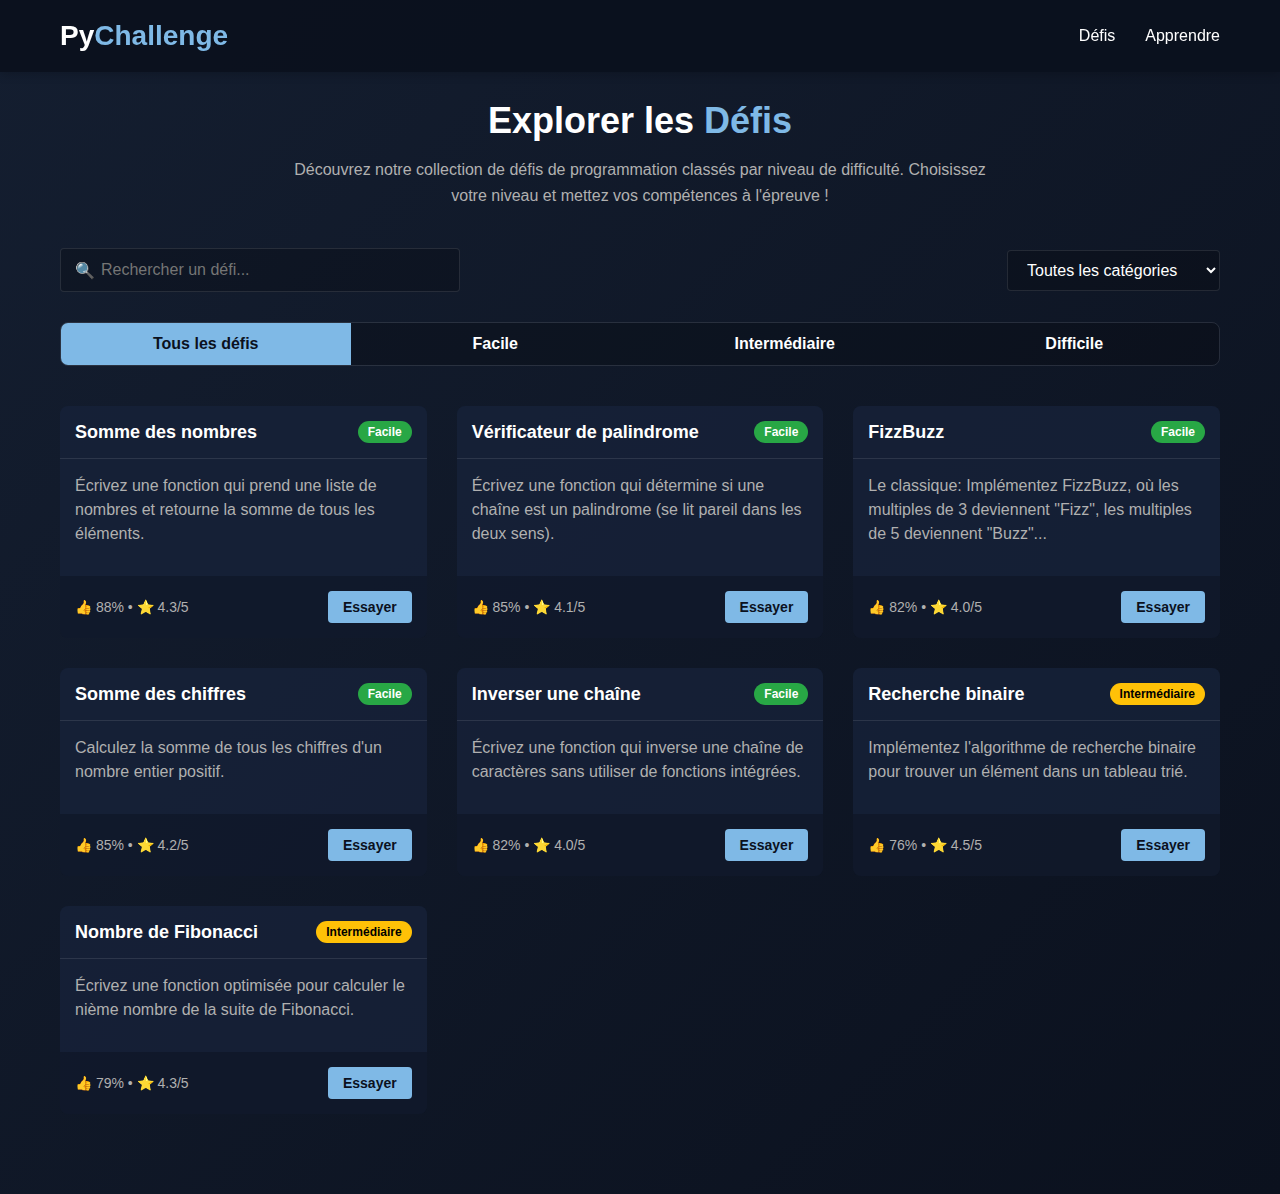
<file: explorer.html>
<!DOCTYPE html>
<html lang="fr">

<head>
    <meta charset="UTF-8">
    <meta name="viewport" content="width=device-width, initial-scale=1.0">
    <title>PyChallenge - Explorer les Défis</title>
    <link rel="stylesheet" href="styles/explorer.css">
</head>

<body>
    <header>
        <div class="container navbar">
            <a href="index.html" class="logo">Py<span>Challenge</span></a>
            <ul class="nav-links">
                <li><a href="explorer.html" class="active">Défis</a></li>
                <li><a href="apprendre.html">Apprendre</a></li>
            </ul>
        </div>
    </header>

    <section class="main-content">
        <div class="container">
            <div class="page-title">
                <h1>Explorer les <span>Défis</span></h1>
                <p>Découvrez notre collection de défis de programmation classés par niveau de difficulté. Choisissez
                    votre niveau et mettez vos compétences à l'épreuve !</p>
            </div>

            <div class="search-filter">
                <div class="search-box">
                    <input type="text" placeholder="Rechercher un défi...">
                </div>
                <div class="filter-options">
                    <select class="filter-select">
                        <option value="all">Toutes les catégories</option>
                        <option value="algorithms">Algorithmes</option>
                        <option value="data-structures">Structures de données</option>
                        <option value="math">Mathématiques</option>
                    </select>
                </div>
            </div>

            <div class="difficulty-tabs">
                <button class="tab-btn active" data-tab="all">Tous les défis</button>
                <button class="tab-btn" data-tab="easy">Facile</button>
                <button class="tab-btn" data-tab="medium">Intermédiaire</button>
                <button class="tab-btn" data-tab="hard">Difficile</button>
            </div>

            <!-- All Challenges -->
            <div class="tab-content active" id="all">
                <div class="challenge-grid">
                    <!-- Easy Challenges -->
                    <div class="challenge-card">
                        <div class="challenge-header">
                            <h3>Somme des nombres</h3>
                            <span class="difficulty-badge badge-easy">Facile</span>
                        </div>
                        <div class="challenge-body">
                            <p class="challenge-description">Écrivez une fonction qui prend une liste de nombres et
                                retourne la somme de tous les éléments.</p>
                        </div>
                        <div class="challenge-footer">
                            <div class="challenge-stats">
                                <span>👍 88%</span> • <span>⭐ 4.3/5</span>
                            </div>
                            <a href="defi.html?id=sum" class="btn-try">Essayer</a>
                        </div>
                    </div>

                    <div class="challenge-card">
                        <div class="challenge-header">
                            <h3>Vérificateur de palindrome</h3>
                            <span class="difficulty-badge badge-easy">Facile</span>
                        </div>
                        <div class="challenge-body">
                            <p class="challenge-description">Écrivez une fonction qui détermine si une chaîne est un
                                palindrome (se lit pareil dans les deux sens).</p>
                        </div>
                        <div class="challenge-footer">
                            <div class="challenge-stats">
                                <span>👍 85%</span> • <span>⭐ 4.1/5</span>
                            </div>
                            <a href="defi.html?id=palindrome" class="btn-try">Essayer</a>
                        </div>
                    </div>

                    <div class="challenge-card">
                        <div class="challenge-header">
                            <h3>FizzBuzz</h3>
                            <span class="difficulty-badge badge-easy">Facile</span>
                        </div>
                        <div class="challenge-body">
                            <p class="challenge-description">Le classique: Implémentez FizzBuzz, où les multiples de 3
                                deviennent "Fizz", les multiples de 5 deviennent "Buzz"...</p>
                        </div>
                        <div class="challenge-footer">
                            <div class="challenge-stats">
                                <span>👍 82%</span> • <span>⭐ 4.0/5</span>
                            </div>
                            <a href="defi.html?id=fizzbuzz" class="btn-try">Essayer</a>
                        </div>
                    </div>

                    <div class="challenge-card">
                        <div class="challenge-header">
                            <h3>Somme des chiffres</h3>
                            <span class="difficulty-badge badge-easy">Facile</span>
                        </div>
                        <div class="challenge-body">
                            <p class="challenge-description">Calculez la somme de tous les chiffres d'un nombre entier
                                positif.</p>
                        </div>
                        <div class="challenge-footer">
                            <div class="challenge-stats">
                                <span>👍 85%</span> • <span>⭐ 4.2/5</span>
                            </div>
                            <a href="defi.html?id=digit_sum" class="btn-try">Essayer</a>
                        </div>
                    </div>

                    <div class="challenge-card">
                        <div class="challenge-header">
                            <h3>Inverser une chaîne</h3>
                            <span class="difficulty-badge badge-easy">Facile</span>
                        </div>
                        <div class="challenge-body">
                            <p class="challenge-description">Écrivez une fonction qui inverse une chaîne de caractères
                                sans utiliser de fonctions intégrées.</p>
                        </div>
                        <div class="challenge-footer">
                            <div class="challenge-stats">
                                <span>👍 82%</span> • <span>⭐ 4.0/5</span>
                            </div>
                            <a href="defi.html?id=reverse_string" class="btn-try">Essayer</a>
                        </div>
                    </div>

                    <!-- Medium Challenges -->
                    <div class="challenge-card">
                        <div class="challenge-header">
                            <h3>Recherche binaire</h3>
                            <span class="difficulty-badge badge-medium">Intermédiaire</span>
                        </div>
                        <div class="challenge-body">
                            <p class="challenge-description">Implémentez l'algorithme de recherche binaire pour trouver
                                un élément dans un tableau trié.</p>
                        </div>
                        <div class="challenge-footer">
                            <div class="challenge-stats">
                                <span>👍 76%</span> • <span>⭐ 4.5/5</span>
                            </div>
                            <a href="defi.html?id=binary_search" class="btn-try">Essayer</a>
                        </div>
                    </div>

                    <div class="challenge-card">
                        <div class="challenge-header">
                            <h3>Nombre de Fibonacci</h3>
                            <span class="difficulty-badge badge-medium">Intermédiaire</span>
                        </div>
                        <div class="challenge-body">
                            <p class="challenge-description">Écrivez une fonction optimisée pour calculer le nième
                                nombre de la suite de Fibonacci.</p>
                        </div>
                        <div class="challenge-footer">
                            <div class="challenge-stats">
                                <span>👍 79%</span> • <span>⭐ 4.3/5</span>
                            </div>
                            <a href="defi.html?id=fibonacci" class="btn-try">Essayer</a>
                        </div>
                    </div>
                </div>
            </div>

            <!-- Easy Challenges Tab -->
            <div class="tab-content" id="easy">
                <div class="challenge-grid">
                    <div class="challenge-card">
                        <div class="challenge-header">
                            <h3>Somme des nombres</h3>
                            <span class="difficulty-badge badge-easy">Facile</span>
                        </div>
                        <div class="challenge-body">
                            <p class="<p class=" challenge-description">Écrivez une fonction qui prend une liste de
                                nombres et retourne la somme de tous les éléments.</p>
                        </div>
                        <div class="challenge-footer">
                            <div class="challenge-stats">
                                <span>👍 88%</span> • <span>⭐ 4.3/5</span>
                            </div>
                            <a href="defi.html?id=sum" class="btn-try">Essayer</a>
                        </div>
                    </div>

                    <div class="challenge-card">
                        <div class="challenge-header">
                            <h3>Vérificateur de palindrome</h3>
                            <span class="difficulty-badge badge-easy">Facile</span>
                        </div>
                        <div class="challenge-body">
                            <p class="challenge-description">Écrivez une fonction qui détermine si une chaîne est un
                                palindrome (se lit pareil dans les deux sens).</p>
                        </div>
                        <div class="challenge-footer">
                            <div class="challenge-stats">
                                <span>👍 85%</span> • <span>⭐ 4.1/5</span>
                            </div>
                            <a href="defi.html?id=palindrome" class="btn-try">Essayer</a>
                        </div>
                    </div>

                    <div class="challenge-card">
                        <div class="challenge-header">
                            <h3>FizzBuzz</h3>
                            <span class="difficulty-badge badge-easy">Facile</span>
                        </div>
                        <div class="challenge-body">
                            <p class="challenge-description">Le classique: Implémentez FizzBuzz, où les multiples de 3
                                deviennent "Fizz", les multiples de 5 deviennent "Buzz"...</p>
                        </div>
                        <div class="challenge-footer">
                            <div class="challenge-stats">
                                <span>👍 82%</span> • <span>⭐ 4.0/5</span>
                            </div>
                            <a href="defi.html?id=fizzbuzz" class="btn-try">Essayer</a>
                        </div>
                    </div>

                    <div class="challenge-card">
                        <div class="challenge-header">
                            <h3>Somme des chiffres</h3>
                            <span class="difficulty-badge badge-easy">Facile</span>
                        </div>
                        <div class="challenge-body">
                            <p class="challenge-description">Calculez la somme de tous les chiffres d'un nombre entier
                                positif.</p>
                        </div>
                        <div class="challenge-footer">
                            <div class="challenge-stats">
                                <span>👍 85%</span> • <span>⭐ 4.2/5</span>
                            </div>
                            <a href="defi.html?id=digit_sum" class="btn-try">Essayer</a>
                        </div>
                    </div>

                    <div class="challenge-card">
                        <div class="challenge-header">
                            <h3>Inverser une chaîne</h3>
                            <span class="difficulty-badge badge-easy">Facile</span>
                        </div>
                        <div class="challenge-body">
                            <p class="challenge-description">Écrivez une fonction qui inverse une chaîne de caractères
                                sans utiliser de fonctions intégrées.</p>
                        </div>
                        <div class="challenge-footer">
                            <div class="challenge-stats">
                                <span>👍 82%</span> • <span>⭐ 4.0/5</span>
                            </div>
                            <a href="defi.html?id=reverse_string" class="btn-try">Essayer</a>
                        </div>
                    </div>
                </div>
            </div>

            <!-- Medium Challenges Tab -->
            <div class="tab-content" id="medium">
                <div class="challenge-grid">
                    <div class="challenge-card">
                        <div class="challenge-header">
                            <h3>Recherche binaire</h3>
                            <span class="difficulty-badge badge-medium">Intermédiaire</span>
                        </div>
                        <div class="challenge-body">
                            <p class="challenge-description">Implémentez l'algorithme de recherche binaire pour trouver
                                un élément dans un tableau trié.</p>
                        </div>
                        <div class="challenge-footer">
                            <div class="challenge-stats">
                                <span>👍 76%</span> • <span>⭐ 4.5/5</span>
                            </div>
                            <a href="defi.html?id=binary_search" class="btn-try">Essayer</a>
                        </div>
                    </div>

                    <div class="challenge-card">
                        <div class="challenge-header">
                            <h3>Nombre de Fibonacci</h3>
                            <span class="difficulty-badge badge-medium">Intermédiaire</span>
                        </div>
                        <div class="challenge-body">
                            <p class="challenge-description">Écrivez une fonction optimisée pour calculer le nième
                                nombre de la suite de Fibonacci.</p>
                        </div>
                        <div class="challenge-footer">
                            <div class="challenge-stats">
                                <span>👍 79%</span> • <span>⭐ 4.3/5</span>
                            </div>
                            <a href="defi.html?id=fibonacci" class="btn-try">Essayer</a>
                        </div>
                    </div>

                    <div class="challenge-card">
                        <div class="challenge-header">
                            <h3>Tri fusion (Merge Sort)</h3>
                            <span class="difficulty-badge badge-medium">Intermédiaire</span>
                        </div>
                        <div class="challenge-body">
                            <p class="challenge-description">Implémentez l'algorithme de tri fusion pour trier une liste
                                de nombres.</p>
                        </div>
                        <div class="challenge-footer">
                            <div class="challenge-stats">
                                <span>👍 75%</span> • <span>⭐ 4.4/5</span>
                            </div>
                            <a href="defi.html?id=merge_sort" class="btn-try">Essayer</a>
                        </div>
                    </div>

                    <div class="challenge-card">
                        <div class="challenge-header">
                            <h3>Calculatrice polonaise inverse</h3>
                            <span class="difficulty-badge badge-medium">Intermédiaire</span>
                        </div>
                        <div class="challenge-body">
                            <p class="challenge-description">Implémentez une calculatrice qui évalue des expressions en
                                notation polonaise inverse.</p>
                        </div>
                        <div class="challenge-footer">
                            <div class="challenge-stats">
                                <span>👍 72%</span> • <span>⭐ 4.2/5</span>
                            </div>
                            <a href="defi.html?id=rpn_calculator" class="btn-try">Essayer</a>
                        </div>
                    </div>
                </div>
            </div>

            <!-- Hard Challenges Tab -->
            <div class="tab-content" id="hard">
                <div class="challenge-grid">
                    <div class="challenge-card">
                        <div class="challenge-header">
                            <h3>Problème du sac à dos</h3>
                            <span class="difficulty-badge badge-hard">Difficile</span>
                        </div>
                        <div class="challenge-body">
                            <p class="challenge-description">Résolvez le problème du sac à dos avec programmation
                                dynamique pour maximiser la valeur tout en respectant la limite de poids.</p>
                        </div>
                        <div class="challenge-footer">
                            <div class="challenge-stats">
                                <span>👍 68%</span> • <span>⭐ 4.7/5</span>
                            </div>
                            <a href="defi.html?id=knapsack" class="btn-try">Essayer</a>
                        </div>
                    </div>

                    <div class="challenge-card">
                        <div class="challenge-header">
                            <h3>Plus court chemin (Dijkstra)</h3>
                            <span class="difficulty-badge badge-hard">Difficile</span>
                        </div>
                        <div class="challenge-body">
                            <p class="challenge-description">Implémentez l'algorithme de Dijkstra pour trouver le plus
                                court chemin dans un graphe pondéré.</p>
                        </div>
                        <div class="challenge-footer">
                            <div class="challenge-stats">
                                <span>👍 65%</span> • <span>⭐ 4.6/5</span>
                            </div>
                            <a href="defi.html?id=dijkstra" class="btn-try">Essayer</a>
                        </div>
                    </div>

                    <div class="challenge-card">
                        <div class="challenge-header">
                            <h3>Problème des N-Reines</h3>
                            <span class="difficulty-badge badge-hard">Difficile</span>
                        </div>
                        <div class="challenge-body">
                            <p class="challenge-description">Trouvez toutes les façons de placer N reines sur un
                                échiquier NxN sans qu'elles puissent s'attaquer.</p>
                        </div>
                        <div class="challenge-footer">
                            <div class="challenge-stats">
                                <span>👍 62%</span> • <span>⭐ 4.8/5</span>
                            </div>
                            <a href="defi.html?id=n_queens" class="btn-try">Essayer</a>
                        </div>
                    </div>
                </div>
            </div>
        </div>
    </section>
    <script>
        // Fonction pour l'effet de défilement
        const tabButtons = document.querySelectorAll('.tab-btn');
        const tabContents = document.querySelectorAll('.tab-content');
        
        tabButtons.forEach(button => {
            button.addEventListener('click', () => {
                // retirer la classe active de tous les boutons et contenus
                tabButtons.forEach(btn => btn.classList.remove('active'));
                tabContents.forEach(content => content.classList.remove('active'));
                
                // 
                button.classList.add('active');
                
                // Montrer le contenu 
                const tabId = button.getAttribute('data-tab');
                document.getElementById(tabId).classList.add('active');
            });
        });
        
        // Chercher fonctionnalité
        const searchInput = document.querySelector('.search-box input');
        const challengeCards = document.querySelectorAll('.challenge-card');
        
        searchInput.addEventListener('input', () => {
            const searchTerm = searchInput.value.toLowerCase();
            
            challengeCards.forEach(card => {
                const title = card.querySelector('h3').textContent.toLowerCase();
                const description = card.querySelector('.challenge-description').textContent.toLowerCase();
                
                if (title.includes(searchTerm) || description.includes(searchTerm)) {
                    card.style.display = 'block';
                } else {
                    card.style.display = 'none';
                }
            });
        });
    </script>
</body>

</html>
</file>
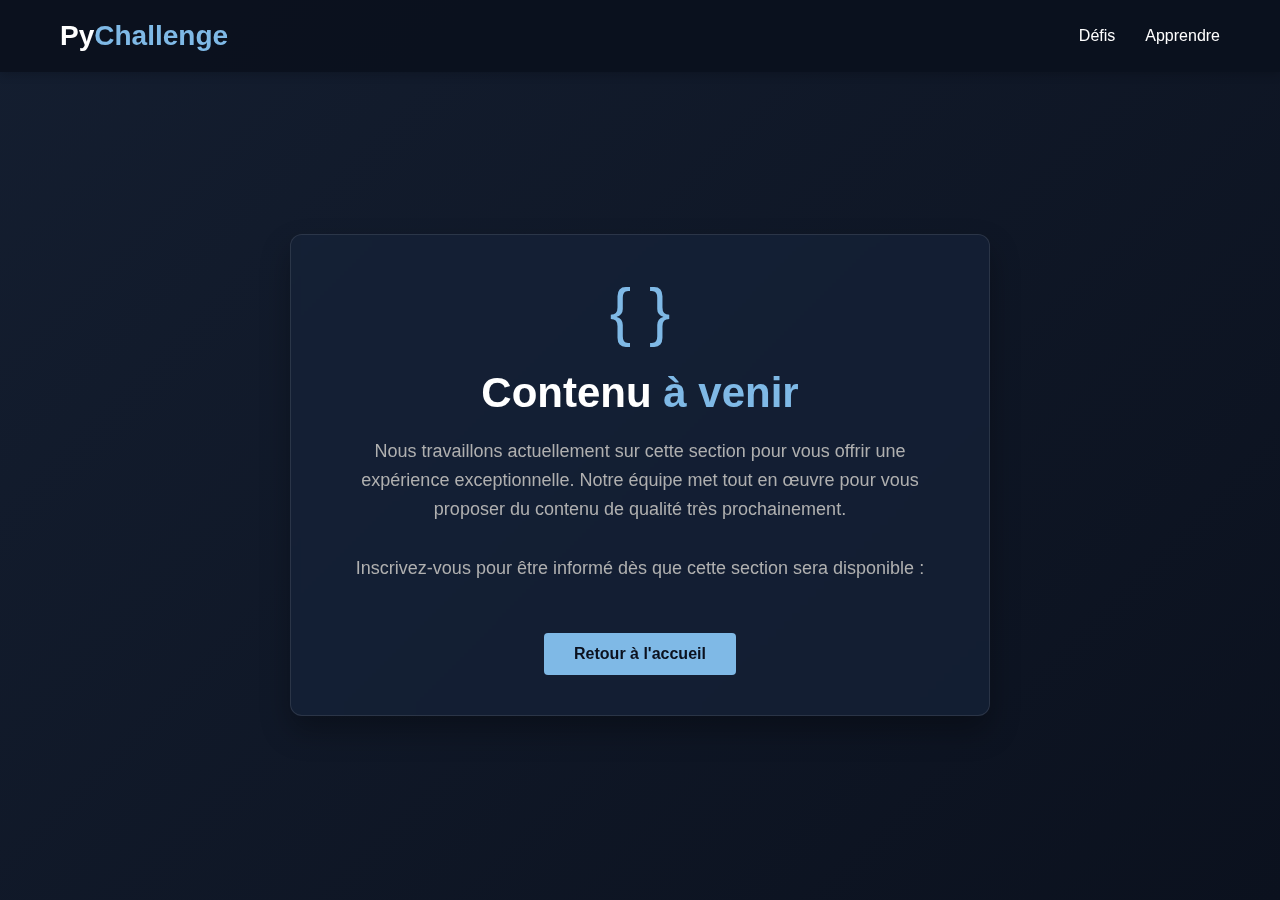
<file: prochainement.html>
<!DOCTYPE html>
<html lang="fr">
<head>
    <meta charset="UTF-8">
    <meta name="viewport" content="width=device-width, initial-scale=1.0">
    <title>PyChallenge - Contenu à venir</title>
    <link rel="stylesheet" href="styles/prochainement.css">
</head>
<body>
    <header>
        <div class="container navbar">
            <a href="index.html" class="logo">Py<span>Challenge</span></a>
            <ul class="nav-links">
                <li><a href="explorer.html">Défis</a></li>
                <li><a href="apprendre.html">Apprendre</a></li>
            </ul>
        </div>
    </header>

    <section class="coming-soon">
        <div class="container coming-soon-content">
            <div class="code-icon">{ }</div>
            <h1>Contenu <span>à venir</span></h1>
            <p>Nous travaillons actuellement sur cette section pour vous offrir une expérience exceptionnelle. Notre équipe met tout en œuvre pour vous proposer du contenu de qualité très prochainement.</p>
            

            
            <p>Inscrivez-vous pour être informé dès que cette section sera disponible :</p>
            
            
            <a href="index.html" class="btn">Retour à l'accueil</a>
        </div>
        <div class="bg-animation" id="bgAnimation"></div>
    </section>
</body>
</html>
</file>
<file: styles/index.css>
:root {
    --primary-color: #7fb9e6;
    --secondary-color: #00b4ff;
    --dark-bg: #141e30;
    --darker-bg: #0b111e;
    --text-color: #ffffff;
    --text-secondary: #b0b0b0;
}

* {
    margin: 0;
    padding: 0;
    box-sizing: border-box;
    font-family: 'Century Gothic', sans-serif;
}

body {
    background: linear-gradient(135deg, var(--dark-bg), var(--darker-bg));
    color: var(--text-color);
    min-height: 100vh;
}

.container {
    max-width: 1200px;
    margin: 0 auto;
    padding: 0 20px;
}

/* Header */
header {
    padding: 20px 0;
    position: fixed;
    width: 100%;
    z-index: 100;
    transition: background 0.3s ease;
}

header.scrolled {
    background: rgba(11, 17, 30, 0.95);
    box-shadow: 0 2px 10px rgba(0, 0, 0, 0.2);
}

.navbar {
    display: flex;
    justify-content: space-between;
    align-items: center;
}

.logo {
    font-size: 28px;
    font-weight: bold;
    color: var(--text-color);
    text-decoration: none;
    display: flex;
    align-items: center;
}

.logo span {
    color: var(--primary-color);
}

.nav-links {
    display: flex;
    list-style: none;
}

.nav-links li {
    margin-left: 30px;
}

.nav-links a {
    color: var(--text-color);
    text-decoration: none;
    font-size: 16px;
    font-weight: 500;
    transition: color 0.3s ease;
}

.nav-links a:hover {
    color: var(--primary-color);
}

.login-btn {
    background-color: transparent;
    border: 2px solid var(--primary-color);
    color: var(--primary-color);
    padding: 8px 20px;
    border-radius: 4px;
    font-weight: bold;
    cursor: pointer;
    transition: all 0.3s ease;
}

.login-btn:hover {
    background-color: var(--primary-color);
    color: var(--darker-bg);
}

/* Hero Section */
.hero {
    padding-top: 120px;
    padding-bottom: 80px;
    display: flex;
    align-items: center;
    position: relative;
    overflow: hidden;
    min-height: 100vh;
}

.hero-content {
    max-width: 600px;
    z-index: 1;
}

.hero h1 {
    font-size: 48px;
    margin-bottom: 20px;
    line-height: 1.2;
}

.hero h1 span {
    color: var(--primary-color);
}

.hero p {
    font-size: 18px;
    color: var(--text-secondary);
    margin-bottom: 30px;
    line-height: 1.6;
}

.btn {
    display: inline-block;
    padding: 12px 30px;
    background-color: var(--primary-color);
    color: var(--darker-bg);
    border: none;
    border-radius: 4px;
    font-size: 16px;
    font-weight: bold;
    cursor: pointer;
    text-decoration: none;
    transition: all 0.3s ease;
    text-align: center;
}

.btn:hover {
    transform: translateY(-3px);
    box-shadow: 0 10px 20px rgba(0, 0, 0, 0.2);
}

.btn-secondary {
    background-color: transparent;
    border: 2px solid var(--secondary-color);
    color: var(--secondary-color);
    margin-left: 15px;
}

.btn-secondary:hover {
    background-color: var(--secondary-color);
    color: var(--darker-bg);
}

/* Features */
.features {
    padding: 80px 0;
    background-color: rgba(11, 17, 30, 0.7);
}

.section-title {
    text-align: center;
    margin-bottom: 60px;
}

.section-title h2 {
    font-size: 36px;
    margin-bottom: 15px;
}

.section-title p {
    color: var(--text-secondary);
    max-width: 600px;
    margin: 0 auto;
}

.feature-grid {
    display: grid;
    grid-template-columns: repeat(auto-fit, minmax(300px, 1fr));
    gap: 30px;
}

.feature-card {
    background: linear-gradient(135deg, rgba(22, 34, 57, 0.8), rgba(11, 17, 30, 0.8));
    border-radius: 8px;
    padding: 30px;
    transition: transform 0.3s ease, box-shadow 0.3s ease;
    cursor: pointer;
}

.feature-card:hover {
    transform: translateY(-10px);
    box-shadow: 0 15px 30px rgba(0, 0, 0, 0.2);
}

.feature-icon {
    font-size: 40px;
    margin-bottom: 20px;
    color: var(--primary-color);
}

.feature-card h3 {
    font-size: 22px;
    margin-bottom: 15px;
}

.feature-card p {
    color: var(--text-secondary);
    line-height: 1.6;
}

/* Animated Background */
.bg-animation {
    position: absolute;
    top: 0;
    left: 0;
    width: 100%;
    height: 100%;
    z-index: 0;
    opacity: 0.1;
}

.code-particle {
    position: absolute;
    color: var(--primary-color);
    font-family: century-gothic;
    font-size: 14px;
    user-select: none;
    white-space: nowrap;
    animation: falling linear infinite;
}

@keyframes falling {
    0% {
        transform: translateY(-100px);
        opacity: 0;
    }
    10% {
        opacity: 0.8;
    }
    90% {
        opacity: 0.8;
    }
    100% {
        transform: translateY(100vh);
        opacity: 0;
    }
}

/* Media Queries */
@media (max-width: 768px) {
    .hero {
        padding-top: 150px;
        text-align: center;
        flex-direction: column;
    }
    
    .hero-content {
        max-width: 100%;
    }
    
    .hero h1 {
        font-size: 36px;
    }
    
    .feature-grid {
        grid-template-columns: 1fr;
    }
    
    .nav-links {
        display: none;
    }
}
</file>
<file: styles/apprendre.css>
:root {
    --primary-color: #7fb9e6;
    --secondary-color: #00b4ff;
    --dark-bg: #141e30;
    --darker-bg: #0b111e;
    --text-color: #ffffff;
    --text-secondary: #b0b0b0;
    --code-bg: rgba(0, 0, 0, 0.3);
    --sidebar-width: 280px;
    --header-height: 70px;
}

* {
    margin: 0;
    padding: 0;
    box-sizing: border-box;
    font-family: 'Century Gothic', sans-serif;
}

body {
    background: linear-gradient(135deg, var(--dark-bg), var(--darker-bg));
    color: var(--text-color);
    min-height: 100vh;
    display: flex;
    flex-direction: column;
}

/* Header */
header {
    height: var(--header-height);
    background: rgba(11, 17, 30, 0.95);
    box-shadow: 0 2px 10px rgba(0, 0, 0, 0.2);
    position: fixed;
    width: 100%;
    z-index: 100;
    display: flex;
    align-items: center;
}

.navbar {
    display: flex;
    justify-content: space-between;
    align-items: center;
    max-width: 1400px;
    margin: 0 auto;
    width: 100%;
    padding: 0 20px;
}

.logo {
    font-size: 28px;
    font-weight: bold;
    color: var(--text-color);
    text-decoration: none;
    display: flex;
    align-items: center;
}

.logo span {
    color: var(--primary-color);
}

.nav-links {
    display: flex;
    list-style: none;
}

.nav-links li {
    margin-left: 30px;
}

.nav-links a {
    color: var(--text-color);
    text-decoration: none;
    font-size: 16px;
    font-weight: 500;
    transition: color 0.3s ease;
}

.nav-links a:hover {
    color: var(--primary-color);
}

.doc-title {
    font-size: 18px;
    font-weight: 500;
    margin-left: 40px;
    color: var(--text-secondary);
}

/* Main Layout */
.main-container {
    display: flex;
    min-height: calc(100vh - var(--header-height));
    margin-top: var(--header-height);
}

/* Sidebar */
.sidebar {
    width: var(--sidebar-width);
    background: rgba(11, 17, 30, 0.9);
    position: fixed;
    height: calc(100vh - var(--header-height));
    overflow-y: auto;
    padding: 20px 0;
    transition: transform 0.3s ease;
}

.sidebar::-webkit-scrollbar {
    width: 6px;
}

.sidebar::-webkit-scrollbar-track {
    background: var(--darker-bg);
}

.sidebar::-webkit-scrollbar-thumb {
    background: var(--secondary-color);
    border-radius: 3px;
}

.toc-header {
    padding: 0 20px 15px 20px;
    border-bottom: 1px solid rgba(255, 255, 255, 0.1);
    margin-bottom: 15px;
}

.toc-title {
    font-size: 20px;
    color: var(--primary-color);
    margin-bottom: 5px;
}

.progress-info {
    font-size: 14px;
    color: var(--text-secondary);
}

.progress-bar {
    height: 6px;
    background: rgba(255, 255, 255, 0.1);
    border-radius: 3px;
    margin-top: 8px;
    overflow: hidden;
}

.progress-fill {
    height: 100%;
    width: 15%;
    background: var(--secondary-color);
    border-radius: 3px;
}

.chapter-list {
    list-style: none;
}

.chapter {
    margin-bottom: 10px;
}

.chapter-button {
    display: flex;
    justify-content: space-between;
    align-items: center;
    width: 100%;
    padding: 12px 20px;
    background: none;
    border: none;
    text-align: left;
    color: var(--text-color);
    font-size: 16px;
    font-weight: 500;
    cursor: pointer;
    transition: background 0.3s ease;
}

.chapter-button:hover {
    background: rgba(255, 255, 255, 0.05);
}

.chapter-button.active {
    background: rgba(242, 187, 19, 0.15);
    color: var(--primary-color);
}

.chapter-button .icon {
    transition: transform 0.3s ease;
}

.section-list {
    list-style: none;
    margin-left: 20px;
    max-height: 0;
    overflow: hidden;
    transition: max-height 0.3s ease;
}

.chapter.expanded .section-list {
    max-height: 300px;
}

.chapter.expanded .chapter-button .icon {
    transform: rotate(90deg);
}

.section-link {
    display: block;
    padding: 8px 20px 8px 20px;
    color: var(--text-secondary);
    text-decoration: none;
    font-size: 14px;
    transition: color 0.3s ease, background 0.3s ease;
    border-left: 3px solid transparent;
}

.section-link:hover {
    background: rgba(255, 255, 255, 0.05);
    color: var(--text-color);
}

.section-link.active {
    border-left-color: var(--primary-color);
    color: var(--primary-color);
    background: rgba(242, 187, 19, 0.05);
}

/* Content */
.content {
    margin-left: var(--sidebar-width);
    flex: 1;
    padding: 40px 60px;
    max-width: calc(100% - var(--sidebar-width));
}

.doc-section {
    margin-bottom: 60px;
}

.doc-section h1 {
    font-size: 36px;
    margin-bottom: 15px;
    padding-bottom: 15px;
    border-bottom: 1px solid rgba(255, 255, 255, 0.1);
}

.doc-section h2 {
    font-size: 24px;
    margin: 30px 0 15px;
    color: var(--primary-color);
}

.doc-section h3 {
    font-size: 20px;
    margin: 25px 0 10px;
    color: var(--secondary-color);
}

.doc-section p {
    margin-bottom: 15px;
    line-height: 1.7;
    color: var(--text-secondary);
}

.doc-section ul,
.doc-section ol {
    margin: 0 0 20px 20px;
    line-height: 1.7;
    color: var(--text-secondary);
}

.doc-section li {
    margin-bottom: 8px;
}

.warning-box,
.tip-box,
.note-box {
    padding: 15px;
    border-radius: 6px;
    margin: 20px 0;
    display: flex;
    align-items: flex-start;
}

.box-icon {
    margin-right: 15px;
    font-size: 24px;
}

.warning-box {
    background: rgba(220, 53, 69, 0.1);
    border-left: 4px solid #dc3545;
}

.tip-box {
    background: rgba(40, 167, 69, 0.1);
    border-left: 4px solid #28a745;
}

.note-box {
    background: rgba(0, 180, 255, 0.1);
    border-left: 4px solid var(--secondary-color);
}

.code-block {
    background: var(--code-bg);
    border-radius: 6px;
    padding: 20px;
    margin: 20px 0;
    font-family: 'Consolas', 'Monaco', monospace;
    font-size: 15px;
    overflow-x: auto;
    position: relative;
}

.code-header {
    display: flex;
    justify-content: space-between;
    padding-bottom: 10px;
    margin-bottom: 10px;
    border-bottom: 1px solid rgba(255, 255, 255, 0.1);
}

.code-title {
    font-size: 14px;
    color: var(--text-secondary);
}

.copy-button {
    background: none;
    border: none;
    color: var(--text-secondary);
    cursor: pointer;
    font-size: 14px;
    display: flex;
    align-items: center;
}

.copy-button:hover {
    color: var(--primary-color);
}

.copy-button .icon {
    margin-right: 5px;
}

.copy-message {
    position: absolute;
    top: 10px;
    right: 60px;
    background: rgba(40, 167, 69, 0.9);
    color: white;
    padding: 5px 10px;
    border-radius: 4px;
    font-size: 12px;
    opacity: 0;
    transition: opacity 0.3s ease;
}

.code-block pre {
    margin: 0;
    line-height: 1.5;
}


.demo-header {
    display: flex;
    justify-content: space-between;
    align-items: center;
    margin-bottom: 15px;
}

.demo-title {
    font-size: 18px;
    color: var(--primary-color);
}

.demo-code {
    background: var(--code-bg);
    border-radius: 6px;
    padding: 15px;
    margin-bottom: 15px;
    font-family: 'Consolas', 'Monaco', monospace;
    font-size: 15px;
}

.demo-input {
    display: flex;
    gap: 10px;
    margin-bottom: 15px;
}

.demo-input input {
    flex: 1;
    padding: 10px;
    background: var(--code-bg);
    border: 1px solid rgba(255, 255, 255, 0.1);
    border-radius: 4px;
    color: var(--text-color);
}

.run-button {
    padding: 10px 20px;
    background-color: var(--primary-color);
    color: var(--darker-bg);
    border: none;
    border-radius: 4px;
    font-weight: bold;
    cursor: pointer;
}

.demo-output {
    background: var(--code-bg);
    border-radius: 6px;
    padding: 15px;
    font-family: 'Consolas', 'Monaco', monospace;
    min-height: 60px;
}

.navigation-buttons {
    display: flex;
    justify-content: space-between;
    margin-top: 40px;
    padding-top: 20px;
    border-top: 1px solid rgba(255, 255, 255, 0.1);
}

.nav-button {
    padding: 12px 25px;
    background-color: rgba(255, 255, 255, 0.05);
    color: var(--text-color);
    border: none;
    border-radius: 4px;
    font-weight: bold;
    cursor: pointer;
    display: flex;
    align-items: center;
    transition: background 0.3s ease;
}

.nav-button:hover {
    background-color: rgba(255, 255, 255, 0.1);
}

.nav-button.prev .icon {
    margin-right: 10px;
}

.nav-button.next .icon {
    margin-left: 10px;
}

.nav-button.next {
    background-color: var(--primary-color);
    color: var(--darker-bg);
}

.nav-button.next:hover {
    background-color: #dea811;
}

.nav-button.prev {
    background-color: var(--primary-color);
    color: var(--darker-bg);
}

.nav-button.prev:hover {
    background-color: #dea811;
}

/* Mobile Toggle */
.mobile-toggle {
    display: none;
    background: none;
    border: none;
    color: var(--text-color);
    font-size: 24px;
    cursor: pointer;
}

/* Responsive */
@media (max-width: 992px) {
    .sidebar {
        transform: translateX(-100%);
        z-index: 99;
    }

    .sidebar.active {
        transform: translateX(0);
    }

    .content {
        margin-left: 0;
        max-width: 100%;
        padding: 30px 20px;
    }

    .mobile-toggle {
        display: block;
        margin-right: 15px;
    }

    .doc-title {
        margin-left: 15px;
    }

    .nav-links {
        display: none;
    }
}
</file>
<file: styles/chapitre2.css>
:root {
    --primary-color: #7fb9e6;
    --secondary-color: #00b4ff;
    --dark-bg: #141e30;
    --darker-bg: #0b111e;
    --text-color: #ffffff;
    --text-secondary: #b0b0b0;
    --code-bg: rgba(0, 0, 0, 0.3);
    --sidebar-width: 280px;
    --header-height: 70px;
}

* {
    margin: 0;
    padding: 0;
    box-sizing: border-box;
    font-family: 'Century Gothic', sans-serif;
}

body {
    background: linear-gradient(135deg, var(--dark-bg), var(--darker-bg));
    color: var(--text-color);
    min-height: 100vh;
    display: flex;
    flex-direction: column;
}

/* Header */
header {
    height: var(--header-height);
    background: rgba(11, 17, 30, 0.95);
    box-shadow: 0 2px 10px rgba(0, 0, 0, 0.2);
    position: fixed;
    width: 100%;
    z-index: 100;
    display: flex;
    align-items: center;
}

.navbar {
    display: flex;
    justify-content: space-between;
    align-items: center;
    max-width: 1400px;
    margin: 0 auto;
    width: 100%;
    padding: 0 20px;
}

.logo {
    font-size: 28px;
    font-weight: bold;
    color: var(--text-color);
    text-decoration: none;
    display: flex;
    align-items: center;
}

.logo span {
    color: var(--primary-color);
}

.nav-links {
    display: flex;
    list-style: none;
}

.nav-links li {
    margin-left: 30px;
}

.nav-links a {
    color: var(--text-color);
    text-decoration: none;
    font-size: 16px;
    font-weight: 500;
    transition: color 0.3s ease;
}

.nav-links a:hover {
    color: var(--primary-color);
}

.doc-title {
    font-size: 18px;
    font-weight: 500;
    margin-left: 40px;
    color: var(--text-secondary);
}

/* Main Layout */
.main-container {
    display: flex;
    min-height: calc(100vh - var(--header-height));
    margin-top: var(--header-height);
}

/* Sidebar */
.sidebar {
    width: var(--sidebar-width);
    background: rgba(11, 17, 30, 0.9);
    position: fixed;
    height: calc(100vh - var(--header-height));
    overflow-y: auto;
    padding: 20px 0;
    transition: transform 0.3s ease;
}

.sidebar::-webkit-scrollbar {
    width: 6px;
}

.sidebar::-webkit-scrollbar-track {
    background: var(--darker-bg);
}

.sidebar::-webkit-scrollbar-thumb {
    background: var(--secondary-color);
    border-radius: 3px;
}

.toc-header {
    padding: 0 20px 15px 20px;
    border-bottom: 1px solid rgba(255, 255, 255, 0.1);
    margin-bottom: 15px;
}

.toc-title {
    font-size: 20px;
    color: var(--primary-color);
    margin-bottom: 5px;
}

.progress-info {
    font-size: 14px;
    color: var(--text-secondary);
}

.progress-bar {
    height: 6px;
    background: rgba(255, 255, 255, 0.1);
    border-radius: 3px;
    margin-top: 8px;
    overflow: hidden;
}

.progress-fill {
    height: 100%;
    width: 25%;
    background: var(--secondary-color);
    border-radius: 3px;
}

.chapter-list {
    list-style: none;
}

.chapter {
    margin-bottom: 10px;
}

.chapter-button {
    display: flex;
    justify-content: space-between;
    align-items: center;
    width: 100%;
    padding: 12px 20px;
    background: none;
    border: none;
    text-align: left;
    color: var(--text-color);
    font-size: 16px;
    font-weight: 500;
    cursor: pointer;
    transition: background 0.3s ease;
}

.chapter-button:hover {
    background: rgba(255, 255, 255, 0.05);
}

.chapter-button.active {
    background: rgba(242, 187, 19, 0.15);
    color: var(--primary-color);
}

.chapter-button .icon {
    transition: transform 0.3s ease;
}

.section-list {
    list-style: none;
    margin-left: 20px;
    max-height: 0;
    overflow: hidden;
    transition: max-height 0.3s ease;
}

.chapter.expanded .section-list {
    max-height: 300px;
}

.chapter.expanded .chapter-button .icon {
    transform: rotate(90deg);
}

.section-link {
    display: block;
    padding: 8px 20px 8px 20px;
    color: var(--text-secondary);
    text-decoration: none;
    font-size: 14px;
    transition: color 0.3s ease, background 0.3s ease;
    border-left: 3px solid transparent;
}

.section-link:hover {
    background: rgba(255, 255, 255, 0.05);
    color: var(--text-color);
}

.section-link.active {
    border-left-color: var(--primary-color);
    color: var(--primary-color);
    background: rgba(242, 187, 19, 0.05);
}

/* Content */
.content {
    margin-left: var(--sidebar-width);
    flex: 1;
    padding: 40px 60px;
    max-width: calc(100% - var(--sidebar-width));
}

.doc-section {
    margin-bottom: 60px;
}

.doc-section h1 {
    font-size: 36px;
    margin-bottom: 15px;
    padding-bottom: 15px;
    border-bottom: 1px solid rgba(255, 255, 255, 0.1);
}

.doc-section h2 {
    font-size: 24px;
    margin: 30px 0 15px;
    color: var(--primary-color);
}

.doc-section h3 {
    font-size: 20px;
    margin: 25px 0 10px;
    color: var(--secondary-color);
}

.doc-section p {
    margin-bottom: 15px;
    line-height: 1.7;
    color: var(--text-secondary);
}

.doc-section ul, .doc-section ol {
    margin: 0 0 20px 20px;
    line-height: 1.7;
    color: var(--text-secondary);
}

.doc-section li {
    margin-bottom: 8px;
}

.warning-box, .tip-box, .note-box {
    padding: 15px;
    border-radius: 6px;
    margin: 20px 0;
    display: flex;
    align-items: flex-start;
}

.box-icon {
    margin-right: 15px;
    font-size: 24px;
}

.warning-box {
    background: rgba(220, 53, 69, 0.1);
    border-left: 4px solid #dc3545;
}

.tip-box {
    background: rgba(40, 167, 69, 0.1);
    border-left: 4px solid #28a745;
}

.note-box {
    background: rgba(0, 180, 255, 0.1);
    border-left: 4px solid var(--secondary-color);
}

.code-block {
    background: var(--code-bg);
    border-radius: 6px;
    padding: 20px;
    margin: 20px 0;
    font-family: 'Consolas', 'Monaco', monospace;
    font-size: 15px;
    overflow-x: auto;
    position: relative;
}

.code-header {
    display: flex;
    justify-content: space-between;
    padding-bottom: 10px;
    margin-bottom: 10px;
    border-bottom: 1px solid rgba(255, 255, 255, 0.1);
}

.code-title {
    font-size: 14px;
    color: var(--text-secondary);
}

.copy-button {
    background: none;
    border: none;
    color: var(--text-secondary);
    cursor: pointer;
    font-size: 14px;
    display: flex;
    align-items: center;
}

.copy-button:hover {
    color: var(--primary-color);
}

.copy-button .icon {
    margin-right: 5px;
}

.copy-message {
    position: absolute;
    top: 10px;
    right: 60px;
    background: rgba(40, 167, 69, 0.9);
    color: white;
    padding: 5px 10px;
    border-radius: 4px;
    font-size: 12px;
    opacity: 0;
    transition: opacity 0.3s ease;
}

.code-block pre {
    margin: 0;
    line-height: 1.5;
}

.navigation-buttons {
    display: flex;
    justify-content: space-between;
    margin-top: 40px;
    padding-top: 20px;
    border-top: 1px solid rgba(255, 255, 255, 0.1);
}

.nav-button {
    padding: 12px 25px;
    background-color: rgba(255, 255, 255, 0.05);
    color: var(--text-color);
    border: none;
    border-radius: 4px;
    font-weight: bold;
    cursor: pointer;
    display: flex;
    align-items: center;
    transition: background 0.3s ease;
    margin-right: 10px;
}

.nav-button:hover {
    background-color: rgba(255, 255, 255, 0.1);
}

.nav-button.prev .icon {
    margin-right: 10px;
}

.nav-button.next .icon {
    margin-left: 10px;
}

.nav-button.next {
    background-color: var(--primary-color);
    color: var(--darker-bg);
}

.nav-button.next:hover {
    background-color: #dea811;
}

.nav-button.prev {
    background-color: var(--primary-color);
    color: var(--darker-bg);
}

.nav-button.prev:hover {
    background-color: #dea811;
}

/* Mobile Toggle */
.mobile-toggle {
    display: none;
    background: none;
    border: none;
    color: var(--text-color);
    font-size: 24px;
    cursor: pointer;
}

/* Responsive */
@media (max-width: 992px) {
    .sidebar {
        transform: translateX(-100%);
        z-index: 99;
    }
    
    .sidebar.active {
        transform: translateX(0);
    }
    
    .content {
        margin-left: 0;  
        max-width: 100%;
        padding: 30px 20px;
    }
    
    .mobile-toggle {
        display: block;
        margin-right: 15px;
    }
    
    .doc-title {
        margin-left: 15px;
    }
    
    .nav-links {
        display: none;
    }
}
</file>
<file: styles/chapitre3.css>
:root {
    --primary-color: #7fb9e6;
    --secondary-color: #00b4ff;
    --dark-bg: #141e30;
    --darker-bg: #0b111e;
    --text-color: #ffffff;
    --text-secondary: #b0b0b0;
    --code-bg: rgba(0, 0, 0, 0.3);
    --sidebar-width: 280px;
    --header-height: 70px;
}

* {
    margin: 0;
    padding: 0;
    box-sizing: border-box;
    font-family: 'Century Gothic', sans-serif;
}

body {
    background: linear-gradient(135deg, var(--dark-bg), var(--darker-bg));
    color: var(--text-color);
    min-height: 100vh;
    display: flex;
    flex-direction: column;
}

/* Header */
header {
    height: var(--header-height);
    background: rgba(11, 17, 30, 0.95);
    box-shadow: 0 2px 10px rgba(0, 0, 0, 0.2);
    position: fixed;
    width: 100%;
    z-index: 100;
    display: flex;
    align-items: center;
}

.navbar {
    display: flex;
    justify-content: space-between;
    align-items: center;
    max-width: 1400px;
    margin: 0 auto;
    width: 100%;
    padding: 0 20px;
}

.logo {
    font-size: 28px;
    font-weight: bold;
    color: var(--text-color);
    text-decoration: none;
    display: flex;
    align-items: center;
}

.logo span {
    color: var(--primary-color);
}

.nav-links {
    display: flex;
    list-style: none;
}

.nav-links li {
    margin-left: 30px;
}

.nav-links a {
    color: var(--text-color);
    text-decoration: none;
    font-size: 16px;
    font-weight: 500;
    transition: color 0.3s ease;
}

.nav-links a:hover {
    color: var(--primary-color);
}

.doc-title {
    font-size: 18px;
    font-weight: 500;
    margin-left: 40px;
    color: var(--text-secondary);
}

/* Main Layout */
.main-container {
    display: flex;
    min-height: calc(100vh - var(--header-height));
    margin-top: var(--header-height);
}

/* Sidebar */
.sidebar {
    width: var(--sidebar-width);
    background: rgba(11, 17, 30, 0.9);
    position: fixed;
    height: calc(100vh - var(--header-height));
    overflow-y: auto;
    padding: 20px 0;
    transition: transform 0.3s ease;
}

.sidebar::-webkit-scrollbar {
    width: 6px;
}

.sidebar::-webkit-scrollbar-track {
    background: var(--darker-bg);
}

.sidebar::-webkit-scrollbar-thumb {
    background: var(--secondary-color);
    border-radius: 3px;
}

.toc-header {
    padding: 0 20px 15px 20px;
    border-bottom: 1px solid rgba(255, 255, 255, 0.1);
    margin-bottom: 15px;
}

.toc-title {
    font-size: 20px;
    color: var(--primary-color);
    margin-bottom: 5px;
}

.progress-info {
    font-size: 14px;
    color: var(--text-secondary);
}

.progress-bar {
    height: 6px;
    background: rgba(255, 255, 255, 0.1);
    border-radius: 3px;
    margin-top: 8px;
    overflow: hidden;
}

.progress-fill {
    height: 100%;
    width: 30%;
    background: var(--secondary-color);
    border-radius: 3px;
}

.chapter-list {
    list-style: none;
}

.chapter {
    margin-bottom: 10px;
}

.chapter-button {
    display: flex;
    justify-content: space-between;
    align-items: center;
    width: 100%;
    padding: 12px 20px;
    background: none;
    border: none;
    text-align: left;
    color: var(--text-color);
    font-size: 16px;
    font-weight: 500;
    cursor: pointer;
    transition: background 0.3s ease;
}

.chapter-button:hover {
    background: rgba(255, 255, 255, 0.05);
}

.chapter-button.active {
    background: rgba(242, 187, 19, 0.15);
    color: var(--primary-color);
}

.chapter-button .icon {
    transition: transform 0.3s ease;
}

.section-list {
    list-style: none;
    margin-left: 20px;
    max-height: 0;
    overflow: hidden;
    transition: max-height 0.3s ease;
}

.chapter.expanded .section-list {
    max-height: 300px;
}

.chapter.expanded .chapter-button .icon {
    transform: rotate(90deg);
}

.section-link {
    display: block;
    padding: 8px 20px 8px 20px;
    color: var(--text-secondary);
    text-decoration: none;
    font-size: 14px;
    transition: color 0.3s ease, background 0.3s ease;
    border-left: 3px solid transparent;
}

.section-link:hover {
    background: rgba(255, 255, 255, 0.05);
    color: var(--text-color);
}

.section-link.active {
    border-left-color: var(--primary-color);
    color: var(--primary-color);
    background: rgba(242, 187, 19, 0.05);
}

/* Content */
.content {
    margin-left: var(--sidebar-width);
    flex: 1;
    padding: 40px 60px;
    max-width: calc(100% - var(--sidebar-width));
}

.doc-section {
    margin-bottom: 60px;
}

.doc-section h1 {
    font-size: 36px;
    margin-bottom: 15px;
    padding-bottom: 15px;
    border-bottom: 1px solid rgba(255, 255, 255, 0.1);
}

.doc-section h2 {
    font-size: 24px;
    margin: 30px 0 15px;
    color: var(--primary-color);
}

.doc-section h3 {
    font-size: 20px;
    margin: 25px 0 10px;
    color: var(--secondary-color);
}

.doc-section p {
    margin-bottom: 15px;
    line-height: 1.7;
    color: var(--text-secondary);
}

.doc-section ul,
.doc-section ol {
    margin: 0 0 20px 20px;
    line-height: 1.7;
    color: var(--text-secondary);
}

.doc-section li {
    margin-bottom: 8px;
}

.warning-box,
.tip-box,
.note-box {
    padding: 15px;
    border-radius: 6px;
    margin: 20px 0;
    display: flex;
    align-items: flex-start;
}

.box-icon {
    margin-right: 15px;
    font-size: 24px;
}

.warning-box {
    background: rgba(220, 53, 69, 0.1);
    border-left: 4px solid #dc3545;
}

.tip-box {
    background: rgba(40, 167, 69, 0.1);
    border-left: 4px solid #28a745;
}

.note-box {
    background: rgba(0, 180, 255, 0.1);
    border-left: 4px solid var(--secondary-color);
}

.code-block {
    background: var(--code-bg);
    border-radius: 6px;
    padding: 20px;
    margin: 20px 0;
    font-family: 'Consolas', 'Monaco', monospace;
    font-size: 15px;
    overflow-x: auto;
    position: relative;
}

.code-header {
    display: flex;
    justify-content: space-between;
    padding-bottom: 10px;
    margin-bottom: 10px;
    border-bottom: 1px solid rgba(255, 255, 255, 0.1);
}

.code-title {
    font-size: 14px;
    color: var(--text-secondary);
}

.copy-button {
    background: none;
    border: none;
    color: var(--text-secondary);
    cursor: pointer;
    font-size: 14px;
    display: flex;
    align-items: center;
}

.copy-button:hover {
    color: var(--primary-color);
}

.copy-button .icon {
    margin-right: 5px;
}

.copy-message {
    position: absolute;
    top: 10px;
    right: 60px;
    background: rgba(40, 167, 69, 0.9);
    color: white;
    padding: 5px 10px;
    border-radius: 4px;
    font-size: 12px;
    opacity: 0;
    transition: opacity 0.3s ease;
}

.code-block pre {
    margin: 0;
    line-height: 1.5;
}

.interactive-demo {
    background: rgba(0, 0, 0, 0.2);
    border-radius: 8px;
    padding: 20px;
    margin: 25px 0;
}

.demo-header {
    display: flex;
    justify-content: space-between;
    align-items: center;
    margin-bottom: 15px;
}

.demo-title {
    font-size: 18px;
    color: var(--primary-color);
}

.demo-code {
    background: var(--code-bg);
    border-radius: 6px;
    padding: 15px;
    margin-bottom: 15px;
    font-family: 'Consolas', 'Monaco', monospace;
    font-size: 15px;
}

.demo-input {
    display: flex;
    gap: 10px;
    margin-bottom: 15px;
}

.demo-input input {
    flex: 1;
    padding: 10px;
    background: var(--code-bg);
    border: 1px solid rgba(255, 255, 255, 0.1);
    border-radius: 4px;
    color: var(--text-color);
}

.run-button {
    padding: 10px 20px;
    background-color: var(--primary-color);
    color: var(--darker-bg);
    border: none;
    border-radius: 4px;
    font-weight: bold;
    cursor: pointer;
}

.demo-output {
    background: var(--code-bg);
    border-radius: 6px;
    padding: 15px;
    font-family: 'Consolas', 'Monaco', monospace;
    min-height: 60px;
}

.navigation-buttons {
    display: flex;
    justify-content: space-between;
    margin-top: 40px;
    padding-top: 20px;
    border-top: 1px solid rgba(255, 255, 255, 0.1);
}

.nav-button {
    padding: 12px 25px;
    background-color: rgba(255, 255, 255, 0.05);
    color: var(--text-color);
    border: none;
    border-radius: 4px;
    font-weight: bold;
    cursor: pointer;
    display: flex;
    align-items: center;
    transition: background 0.3s ease;
}

.nav-button:hover {
    background-color: rgba(255, 255, 255, 0.1);
}

.nav-button.prev .icon {
    margin-right: 10px;
}

.nav-button.next .icon {
    margin-left: 10px;
}

.nav-button.next {
    background-color: var(--primary-color);
    color: var(--darker-bg);
}

.nav-button.next:hover {
    background-color: #dea811;
}

.nav-button.prev {
    background-color: var(--primary-color);
    color: var(--darker-bg);
}

.nav-button.prev:hover {
    background-color: #dea811;
}

/* Mobile Toggle */
.mobile-toggle {
    display: none;
    background: none;
    border: none;
    color: var(--text-color);
    font-size: 24px;
    cursor: pointer;
}

/* Table styles */
.data-table {
    width: 100%;
    border-collapse: collapse;
    margin: 20px 0;
    font-size: 15px;
}

.data-table th {
    background-color: rgba(0, 0, 0, 0.3);
    color: var(--primary-color);
    text-align: left;
    padding: 12px;
    border-bottom: 2px solid rgba(255, 255, 255, 0.1);
}

.data-table td {
    padding: 10px 12px;
    border-bottom: 1px solid rgba(255, 255, 255, 0.05);
    color: var(--text-secondary);
}

.data-table tr:hover {
    background-color: rgba(255, 255, 255, 0.03);
}

/* Responsive */
@media (max-width: 992px) {
    .sidebar {
        transform: translateX(-100%);
        z-index: 99;
    }

    .sidebar.active {
        transform: translateX(0);
    }

    .content {
        margin-left: 0;
        max-width: 100%;
        padding: 30px 20px;
    }

    .mobile-toggle {
        display: block;
        margin-right: 15px;
    }

    .doc-title {
        margin-left: 15px;
    }

    .nav-links {
        display: none;
    }
}
</file>
<file: styles/chapitre4.css>
:root {
    --primary-color: #7fb9e6;
    --secondary-color: #00b4ff;
    --dark-bg: #141e30;
    --darker-bg: #0b111e;
    --text-color: #ffffff;
    --text-secondary: #b0b0b0;
    --code-bg: rgba(0, 0, 0, 0.3);
    --sidebar-width: 280px;
    --header-height: 70px;
}

* {
    margin: 0;
    padding: 0;
    box-sizing: border-box;
    font-family: 'Century Gothic', sans-serif;
}

body {
    background: linear-gradient(135deg, var(--dark-bg), var(--darker-bg));
    color: var(--text-color);
    min-height: 100vh;
    display: flex;
    flex-direction: column;
}

/* Header */
header {
    height: var(--header-height);
    background: rgba(11, 17, 30, 0.95);
    box-shadow: 0 2px 10px rgba(0, 0, 0, 0.2);
    position: fixed;
    width: 100%;
    z-index: 100;
    display: flex;
    align-items: center;
}

.navbar {
    display: flex;
    justify-content: space-between;
    align-items: center;
    max-width: 1400px;
    margin: 0 auto;
    width: 100%;
    padding: 0 20px;
}

.logo {
    font-size: 28px;
    font-weight: bold;
    color: var(--text-color);
    text-decoration: none;
    display: flex;
    align-items: center;
}

.logo span {
    color: var(--primary-color);
}

.nav-links {
    display: flex;
    list-style: none;
}

.nav-links li {
    margin-left: 30px;
}

.nav-links a {
    color: var(--text-color);
    text-decoration: none;
    font-size: 16px;
    font-weight: 500;
    transition: color 0.3s ease;
}

.nav-links a:hover {
    color: var(--primary-color);
}

.doc-title {
    font-size: 18px;
    font-weight: 500;
    margin-left: 40px;
    color: var(--text-secondary);
}

/* Main Layout */
.main-container {
    display: flex;
    min-height: calc(100vh - var(--header-height));
    margin-top: var(--header-height);
}

/* Sidebar */
.sidebar {
    width: var(--sidebar-width);
    background: rgba(11, 17, 30, 0.9);
    position: fixed;
    height: calc(100vh - var(--header-height));
    overflow-y: auto;
    padding: 20px 0;
    transition: transform 0.3s ease;
}

.sidebar::-webkit-scrollbar {
    width: 6px;
}

.sidebar::-webkit-scrollbar-track {
    background: var(--darker-bg);
}

.sidebar::-webkit-scrollbar-thumb {
    background: var(--secondary-color);
    border-radius: 3px;
}

.toc-header {
    padding: 0 20px 15px 20px;
    border-bottom: 1px solid rgba(255, 255, 255, 0.1);
    margin-bottom: 15px;
}

.toc-title {
    font-size: 20px;
    color: var(--primary-color);
    margin-bottom: 5px;
}

.progress-info {
    font-size: 14px;
    color: var(--text-secondary);
}

.progress-bar {
    height: 6px;
    background: rgba(255, 255, 255, 0.1);
    border-radius: 3px;
    margin-top: 8px;
    overflow: hidden;
}

.progress-fill {
    height: 100%;
    width: 40%;
    background: var(--secondary-color);
    border-radius: 3px;
}

.chapter-list {
    list-style: none;
}

.chapter {
    margin-bottom: 10px;
}

.chapter-button {
    display: flex;
    justify-content: space-between;
    align-items: center;
    width: 100%;
    padding: 12px 20px;
    background: none;
    border: none;
    text-align: left;
    color: var(--text-color);
    font-size: 16px;
    font-weight: 500;
    cursor: pointer;
    transition: background 0.3s ease;
}

.chapter-button:hover {
    background: rgba(255, 255, 255, 0.05);
}

.chapter-button.active {
    background: rgba(242, 187, 19, 0.15);
    color: var(--primary-color);
}

.chapter-button .icon {
    transition: transform 0.3s ease;
}

.section-list {
    list-style: none;
    margin-left: 20px;
    max-height: 0;
    overflow: hidden;
    transition: max-height 0.3s ease;
}

.chapter.expanded .section-list {
    max-height: 300px;
}

.chapter.expanded .chapter-button .icon {
    transform: rotate(90deg);
}

.section-link {
    display: block;
    padding: 8px 20px 8px 20px;
    color: var(--text-secondary);
    text-decoration: none;
    font-size: 14px;
    transition: color 0.3s ease, background 0.3s ease;
    border-left: 3px solid transparent;
}

.section-link:hover {
    background: rgba(255, 255, 255, 0.05);
    color: var(--text-color);
}

.section-link.active {
    border-left-color: var(--primary-color);
    color: var(--primary-color);
    background: rgba(242, 187, 19, 0.05);
}

/* Content */
.content {
    margin-left: var(--sidebar-width);
    flex: 1;
    padding: 40px 60px;
    max-width: calc(100% - var(--sidebar-width));
}

.doc-section {
    margin-bottom: 60px;
}

.doc-section h1 {
    font-size: 36px;
    margin-bottom: 15px;
    padding-bottom: 15px;
    border-bottom: 1px solid rgba(255, 255, 255, 0.1);
}

.doc-section h2 {
    font-size: 24px;
    margin: 30px 0 15px;
    color: var(--primary-color);
}

.doc-section h3 {
    font-size: 20px;
    margin: 25px 0 10px;
    color: var(--secondary-color);
}

.doc-section p {
    margin-bottom: 15px;
    line-height: 1.7;
    color: var(--text-secondary);
}

.doc-section ul, .doc-section ol {
    margin: 0 0 20px 20px;
    line-height: 1.7;
    color: var(--text-secondary);
}

.doc-section li {
    margin-bottom: 8px;
}

.warning-box, .tip-box, .note-box {
    padding: 15px;
    border-radius: 6px;
    margin: 20px 0;
    display: flex;
    align-items: flex-start;
}

.box-icon {
    margin-right: 15px;
    font-size: 24px;
}

.warning-box {
    background: rgba(220, 53, 69, 0.1);
    border-left: 4px solid #dc3545;
}

.tip-box {
    background: rgba(40, 167, 69, 0.1);
    border-left: 4px solid #28a745;
}

.note-box {
    background: rgba(0, 180, 255, 0.1);
    border-left: 4px solid var(--secondary-color);
}

.code-block {
    background: var(--code-bg);
    border-radius: 6px;
    padding: 20px;
    margin: 20px 0;
    font-family: 'Consolas', 'Monaco', monospace;
    font-size: 15px;
    overflow-x: auto;
    position: relative;
}

.code-header {
    display: flex;
    justify-content: space-between;
    padding-bottom: 10px;
    margin-bottom: 10px;
    border-bottom: 1px solid rgba(255, 255, 255, 0.1);
}

.code-title {
    font-size: 14px;
    color: var(--text-secondary);
}

.copy-button {
    background: none;
    border: none;
    color: var(--text-secondary);
    cursor: pointer;
    font-size: 14px;
    display: flex;
    align-items: center;
}

.copy-button:hover {
    color: var(--primary-color);
}

.copy-button .icon {
    margin-right: 5px;
}

.copy-message {
    position: absolute;
    top: 10px;
    right: 60px;
    background: rgba(40, 167, 69, 0.9);
    color: white;
    padding: 5px 10px;
    border-radius: 4px;
    font-size: 12px;
    opacity: 0;
    transition: opacity 0.3s ease;
}

.code-block pre {
    margin: 0;
    line-height: 1.5;
}


.demo-header {
    display: flex;
    justify-content: space-between;
    align-items: center;
    margin-bottom: 15px;
}

.demo-title {
    font-size: 18px;
    color: var(--primary-color);
}

.demo-code {
    background: var(--code-bg);
    border-radius: 6px;
    padding: 15px;
    margin-bottom: 15px;
    font-family: 'Consolas', 'Monaco', monospace;
    font-size: 15px;
}

.demo-input {
    display: flex;
    gap: 10px;
    margin-bottom: 15px;
}

.demo-input input {
    flex: 1;
    padding: 10px;
    background: var(--code-bg);
    border: 1px solid rgba(255, 255, 255, 0.1);
    border-radius: 4px;
    color: var(--text-color);
}

.run-button {
    padding: 10px 20px;
    background-color: var(--primary-color);
    color: var(--darker-bg);
    border: none;
    border-radius: 4px;
    font-weight: bold;
    cursor: pointer;
}

.demo-output {
    background: var(--code-bg);
    border-radius: 6px;
    padding: 15px;
    font-family: 'Consolas', 'Monaco', monospace;
    min-height: 60px;
}

.navigation-buttons {
    display: flex;
    justify-content: space-between;
    margin-top: 40px;
    padding-top: 20px;
    border-top: 1px solid rgba(255, 255, 255, 0.1);
}

.nav-button {
    padding: 12px 25px;
    background-color: rgba(255, 255, 255, 0.05);
    color: var(--text-color);
    border: none;
    border-radius: 4px;
    font-weight: bold;
    cursor: pointer;
    display: flex;
    align-items: center;
    transition: background 0.3s ease;
}

.nav-button:hover {
    background-color: rgba(255, 255, 255, 0.1);
}

.nav-button.prev .icon {
    margin-right: 10px;
}

.nav-button.next .icon {
    margin-left: 10px;
}

.nav-button.next {
    background-color: var(--primary-color);
    color: var(--darker-bg);
}

.nav-button.next:hover {
    background-color: #dea811;
}

.nav-button.prev {
    background-color: var(--primary-color);
    color: var(--darker-bg);
}

.nav-button.prev:hover {
    background-color: #dea811;
}

/* Mobile Toggle */
.mobile-toggle {
    display: none;
    background: none;
    border: none;
    color: var(--text-color);
    font-size: 24px;
    cursor: pointer;
}

/* Responsive */
@media (max-width: 992px) {
    .sidebar {
        transform: translateX(-100%);
        z-index: 99;
    }
    
    .sidebar.active {
        transform: translateX(0);
    }
    
    .content {
        margin-left: 0;
        max-width: 100%;
        padding: 30px 20px;
    }
    
    .mobile-toggle {
        display: block;
        margin-right: 15px;
    }
    
    .doc-title {
        margin-left: 15px;
    }
    
    .nav-links {
        display: none;
    }
}
</file>
<file: styles/chapitre5.css>
:root {
    --primary-color: #7fb9e6;
    --secondary-color: #00b4ff;
    --dark-bg: #141e30;
    --darker-bg: #0b111e;
    --text-color: #ffffff;
    --text-secondary: #b0b0b0;
    --code-bg: rgba(0, 0, 0, 0.3);
    --sidebar-width: 280px;
    --header-height: 70px;
}

* {
    margin: 0;
    padding: 0;
    box-sizing: border-box;
    font-family: 'Century Gothic', sans-serif;
}

body {
    background: linear-gradient(135deg, var(--dark-bg), var(--darker-bg));
    color: var(--text-color);
    min-height: 100vh;
    display: flex;
    flex-direction: column;
}

/* Header */
header {
    height: var(--header-height);
    background: rgba(11, 17, 30, 0.95);
    box-shadow: 0 2px 10px rgba(0, 0, 0, 0.2);
    position: fixed;
    width: 100%;
    z-index: 100;
    display: flex;
    align-items: center;
}

.navbar {
    display: flex;
    justify-content: space-between;
    align-items: center;
    max-width: 1400px;
    margin: 0 auto;
    width: 100%;
    padding: 0 20px;
}

.logo {
    font-size: 28px;
    font-weight: bold;
    color: var(--text-color);
    text-decoration: none;
    display: flex;
    align-items: center;
}

.logo span {
    color: var(--primary-color);
}

.nav-links {
    display: flex;
    list-style: none;
}

.nav-links li {
    margin-left: 30px;
}

.nav-links a {
    color: var(--text-color);
    text-decoration: none;
    font-size: 16px;
    font-weight: 500;
    transition: color 0.3s ease;
}

.nav-links a:hover {
    color: var(--primary-color);
}

.doc-title {
    font-size: 18px;
    font-weight: 500;
    margin-left: 40px;
    color: var(--text-secondary);
}

/* Main Layout */
.main-container {
    display: flex;
    min-height: calc(100vh - var(--header-height));
    margin-top: var(--header-height);
}

/* Sidebar */
.sidebar {
    width: var(--sidebar-width);
    background: rgba(11, 17, 30, 0.9);
    position: fixed;
    height: calc(100vh - var(--header-height));
    overflow-y: auto;
    padding: 20px 0;
    transition: transform 0.3s ease;
}

.sidebar::-webkit-scrollbar {
    width: 6px;
}

.sidebar::-webkit-scrollbar-track {
    background: var(--darker-bg);
}

.sidebar::-webkit-scrollbar-thumb {
    background: var(--secondary-color);
    border-radius: 3px;
}

.toc-header {
    padding: 0 20px 15px 20px;
    border-bottom: 1px solid rgba(255, 255, 255, 0.1);
    margin-bottom: 15px;
}

.toc-title {
    font-size: 20px;
    color: var(--primary-color);
    margin-bottom: 5px;
}

.progress-info {
    font-size: 14px;
    color: var(--text-secondary);
}

.progress-bar {
    height: 6px;
    background: rgba(255, 255, 255, 0.1);
    border-radius: 3px;
    margin-top: 8px;
    overflow: hidden;
}

.progress-fill {
    height: 100%;
    width: 42%;
    background: var(--secondary-color);
    border-radius: 3px;
}

.chapter-list {
    list-style: none;
}

.chapter {
    margin-bottom: 10px;
}

.chapter-button {
    display: flex;
    justify-content: space-between;
    align-items: center;
    width: 100%;
    padding: 12px 20px;
    background: none;
    border: none;
    text-align: left;
    color: var(--text-color);
    font-size: 16px;
    font-weight: 500;
    cursor: pointer;
    transition: background 0.3s ease;
}

.chapter-button:hover {
    background: rgba(255, 255, 255, 0.05);
}

.chapter-button.active {
    background: rgba(242, 187, 19, 0.15);
    color: var(--primary-color);
}

.chapter-button .icon {
    transition: transform 0.3s ease;
}

.section-list {
    list-style: none;
    margin-left: 20px;
    max-height: 0;
    overflow: hidden;
    transition: max-height 0.3s ease;
}

.chapter.expanded .section-list {
    max-height: 300px;
}

.chapter.expanded .chapter-button .icon {
    transform: rotate(90deg);
}

.section-link {
    display: block;
    padding: 8px 20px 8px 20px;
    color: var(--text-secondary);
    text-decoration: none;
    font-size: 14px;
    transition: color 0.3s ease, background 0.3s ease;
    border-left: 3px solid transparent;
}

.section-link:hover {
    background: rgba(255, 255, 255, 0.05);
    color: var(--text-color);
}

.section-link.active {
    border-left-color: var(--primary-color);
    color: var(--primary-color);
    background: rgba(242, 187, 19, 0.05);
}

/* Content */
.content {
    margin-left: var(--sidebar-width);
    flex: 1;
    padding: 40px 60px;
    max-width: calc(100% - var(--sidebar-width));
}

.doc-section {
    margin-bottom: 60px;
}

.doc-section h1 {
    font-size: 36px;
    margin-bottom: 15px;
    padding-bottom: 15px;
    border-bottom: 1px solid rgba(255, 255, 255, 0.1);
}

.doc-section h2 {
    font-size: 24px;
    margin: 30px 0 15px;
    color: var(--primary-color);
}

.doc-section h3 {
    font-size: 20px;
    margin: 25px 0 10px;
    color: var(--secondary-color);
}

.doc-section p {
    margin-bottom: 15px;
    line-height: 1.7;
    color: var(--text-secondary);
}

.doc-section ul, .doc-section ol {
    margin: 0 0 20px 20px;
    line-height: 1.7;
    color: var(--text-secondary);
}

.doc-section li {
    margin-bottom: 8px;
}

.warning-box, .tip-box, .note-box {
    padding: 15px;
    border-radius: 6px;
    margin: 20px 0;
    display: flex;
    align-items: flex-start;
}

.box-icon {
    margin-right: 15px;
    font-size: 24px;
}

.warning-box {
    background: rgba(220, 53, 69, 0.1);
    border-left: 4px solid #dc3545;
}

.tip-box {
    background: rgba(40, 167, 69, 0.1);
    border-left: 4px solid #28a745;
}

.note-box {
    background: rgba(0, 180, 255, 0.1);
    border-left: 4px solid var(--secondary-color);
}

.code-block {
    background: var(--code-bg);
    border-radius: 6px;
    padding: 20px;
    margin: 20px 0;
    font-family: 'Consolas', 'Monaco', monospace;
    font-size: 15px;
    overflow-x: auto;
    position: relative;
}

.code-header {
    display: flex;
    justify-content: space-between;
    padding-bottom: 10px;
    margin-bottom: 10px;
    border-bottom: 1px solid rgba(255, 255, 255, 0.1);
}

.code-title {
    font-size: 14px;
    color: var(--text-secondary);
}

.copy-button {
    background: none;
    border: none;
    color: var(--text-secondary);
    cursor: pointer;
    font-size: 14px;
    display: flex;
    align-items: center;
}

.copy-button:hover {
    color: var(--primary-color);
}

.copy-button .icon {
    margin-right: 5px;
}

.copy-message {
    position: absolute;
    top: 10px;
    right: 60px;
    background: rgba(40, 167, 69, 0.9);
    color: white;
    padding: 5px 10px;
    border-radius: 4px;
    font-size: 12px;
    opacity: 0;
    transition: opacity 0.3s ease;
}

.code-block pre {
    margin: 0;
    line-height: 1.5;
}

.navigation-buttons {
    display: flex;
    justify-content: space-between;
    margin-top: 40px;
    padding-top: 20px;
    border-top: 1px solid rgba(255, 255, 255, 0.1);
}

.nav-button {
    padding: 12px 25px;
    background-color: rgba(255, 255, 255, 0.05);
    color: var(--text-color);
    border: none;
    border-radius: 4px;
    font-weight: bold;
    cursor: pointer;
    display: flex;
    align-items: center;
    transition: background 0.3s ease;
}

.nav-button:hover {
    background-color: rgba(255, 255, 255, 0.1);
}

.nav-button.prev .icon {
    margin-right: 10px;
}

.nav-button.next .icon {
    margin-left: 10px;
}

.nav-button.next {
    background-color: var(--primary-color);
    color: var(--darker-bg);
}

.nav-button.next:hover {
    background-color: #dea811;
}

.nav-button.prev {
    background-color: var(--primary-color);
    color: var(--darker-bg);
}

.nav-button.prev:hover {
    background-color: #dea811;
}

/* Mobile Toggle */
.mobile-toggle {
    display: none;
    background: none;
    border: none;
    color: var(--text-color);
    font-size: 24px;
    cursor: pointer;
}

/* Demo section */
.demo-container {
    background: rgba(0, 0, 0, 0.2);
    border-radius: 6px;
    padding: 20px;
    margin: 20px 0;
}

.demo-header {
    display: flex;
    justify-content: space-between;
    align-items: center;
    margin-bottom: 15px;
}

.demo-title {
    font-size: 18px;
    color: var(--primary-color);
}

.demo-button {
    padding: 8px 16px;
    background-color: var(--primary-color);
    color: var(--darker-bg);
    border: none;
    border-radius: 4px;
    font-weight: bold;
    cursor: pointer;
}

/* Responsive */
@media (max-width: 992px) {
    .sidebar {
        transform: translateX(-100%);
        z-index: 99;
    }
    
    .sidebar.active {
        transform: translateX(0);
    }
    
    .content {
        margin-left: 0;
        max-width: 100%;
        padding: 30px 20px;
    }
    
    .mobile-toggle {
        display: block;
        margin-right: 15px;
    }
    
    .doc-title {
        margin-left: 15px;
    }
    
    .nav-links {
        display: none;
    }
}
</file>
<file: styles/defi.css>
:root {
    --primary-color: #7fb9e6;
    --secondary-color: #00b4ff;
    --dark-bg: #141e30;
    --darker-bg: #0b111e;
    --text-color: #ffffff;
    --text-secondary: #b0b0b0;
    --easy-color: #28a745;
    --medium-color: #ffc107;
    --hard-color: #dc3545;
}

* {
    margin: 0;
    padding: 0;
    box-sizing: border-box;
    font-family: 'Century Gothic', sans-serif;
}

body {
    background: linear-gradient(135deg, var(--dark-bg), var(--darker-bg));
    color: var(--text-color);
    min-height: 100vh;
}

.container {
    max-width: 1200px;
    margin: 0 auto;
    padding: 0 20px;
}

/* Header */
header {
    padding: 20px 0;
    background: rgba(11, 17, 30, 0.95);
    box-shadow: 0 2px 10px rgba(0, 0, 0, 0.2);
    width: 100%;
    z-index: 100;
}

.navbar {
    display: flex;
    justify-content: space-between;
    align-items: center;
}

.logo {
    font-size: 28px;
    font-weight: bold;
    color: var(--text-color);
    text-decoration: none;
    display: flex;
    align-items: center;
}

.logo span {
    color: var(--primary-color);
}

.nav-links {
    display: flex;
    list-style: none;
}

.nav-links li {
    margin-left: 30px;
}

.nav-links a {
    color: var(--text-color);
    text-decoration: none;
    font-size: 16px;
    font-weight: 500;
    transition: color 0.3s ease;
}

.nav-links a:hover {
    color: var(--primary-color);
}

/* Main Content */
.main-content {
    padding: 40px 0 80px;
}

.challenge-container {
    display: grid;
    grid-template-columns: 1fr 1fr;
    gap: 30px;
    margin-top: 30px;
}

@media (max-width: 1024px) {
    .challenge-container {
        grid-template-columns: 1fr;
    }
}

.challenge-description {
    background: rgba(22, 34, 57, 0.8);
    border-radius: 8px;
    padding: 20px;
}

.challenge-description h2 {
    color: var(--primary-color);
    margin-bottom: 15px;
    display: flex;
    align-items: center;
    justify-content: space-between;
}

.difficulty-badge {
    padding: 4px 10px;
    border-radius: 20px;
    font-size: 12px;
    font-weight: bold;
}

.badge-easy {
    background-color: var(--easy-color);
    color: white;
}

.badge-medium {
    background-color: var(--medium-color);
    color: black;
}

.badge-hard {
    background-color: var(--hard-color);
    color: white;
}

.challenge-description p {
    color: var(--text-secondary);
    line-height: 1.6;
    margin-bottom: 15px;
}

.challenge-description pre {
    background: rgba(0, 0, 0, 0.3);
    padding: 15px;
    border-radius: 4px;
    overflow-x: auto;
    margin-bottom: 15px;
}

.challenge-description code {
    font-family: 'Courier New', monospace;
    color: #66d9ef;
}

.challenge-tests {
    margin-top: 20px;
}

.challenge-tests h3 {
    margin-bottom: 10px;
    color: var(--primary-color);
}

.test-case {
    background: rgba(0, 0, 0, 0.2);
    padding: 10px;
    border-radius: 4px;
    margin-bottom: 8px;
    font-family: 'Courier New', monospace;
}

.results {
    margin-top: 30px;
}

.results h2 {
    color: var(--primary-color);
    margin-bottom: 15px;
}

.test-result {
    padding: 10px 15px;
    border-radius: 4px;
    margin-bottom: 10px;
}

.success {
    background-color: rgba(40, 167, 69, 0.2);
    border-left: 4px solid var(--easy-color);
}

.failure {
    background-color: rgba(220, 53, 69, 0.2);
    border-left: 4px solid var(--hard-color);
}

.test-header {
    margin-bottom: 8px;
    font-weight: bold;
}

.test-details {
    margin-left: 15px;
    padding: 8px 0;
}

.test-details div {
    margin-bottom: 5px;
}

.test-error {
    color: #ff6b6b;
    margin-top: 8px;
}

.test-output {
    margin-top: 8px;
}

.output-title {
    font-weight: bold;
    margin-bottom: 5px;
}

.output-error {
    color: #ff6b6b;
}

#execution-output {
    background: rgba(0, 0, 0, 0.3);
    padding: 15px;
    border-radius: 4px;
    margin-top: 15px;
}

#execution-output pre {
    white-space: pre-wrap;
    font-family: 'Courier New', monospace;
}

.challenge-complete {
    background-color: rgba(40, 167, 69, 0.2);
    border-left: 4px solid var(--easy-color);
    padding: 15px;
    border-radius: 4px;
    margin-top: 15px;
}

.challenge-complete h3 {
    color: var(--easy-color);
}

.code-editor {
    background: rgba(22, 34, 57, 0.8);
    border-radius: 8px;
    padding: 20px;
}

.code-editor h2 {
    color: var(--primary-color);
    margin-bottom: 15px;
}

#code-input {
    width: 100%;
    height: 300px;
    background: rgba(0, 0, 0, 0.3);
    border: 1px solid rgba(255, 255, 255, 0.1);
    border-radius: 4px;
    padding: 15px;
    color: var(--text-color);
    font-family: 'Courier New', monospace;
    resize: vertical;
    margin-bottom: 15px;
}

#code-input:focus {
    outline: none;
    border-color: var(--primary-color);
}

#run-button {
    padding: 12px 24px;
    background-color: var(--primary-color);
    color: var(--darker-bg);
    border: none;
    border-radius: 4px;
    font-size: 16px;
    font-weight: bold;
    cursor: pointer;
    transition: all 0.3s ease;
}

#run-button:hover {
    background-color: var(--secondary-color);
}

#status-indicator {
    display: none;
    margin-top: 15px;
    align-items: center;
}

#loading-spinner {
    width: 20px;
    height: 20px;
    border: 3px solid var(--primary-color);
    border-top: 3px solid transparent;
    border-radius: 50%;
    animation: spin 1s linear infinite;
    margin-right: 10px;
}

@keyframes spin {
    0% { transform: rotate(0deg); }
    100% { transform: rotate(360deg); }
}

#challenge-selector {
    padding: 12px 20px;
    width: 100%;
    max-width: 400px;
    background: rgba(0, 0, 0, 0.2);
    border: 1px solid rgba(255, 255, 255, 0.1);
    border-radius: 4px;
    color: var(--text-color);
    font-size: 16px;
    margin-bottom: 30px;
    cursor: pointer;
}

#challenge-selector:focus {
    outline: none;
    border-color: var(--primary-color);
}

.page-title {
    text-align: center;
    margin-bottom: 40px;
}

.page-title h1 {
    font-size: 36px;
    margin-bottom: 15px;
}

.page-title h1 span {
    color: var(--primary-color);
}

.page-title p {
    color: var(--text-secondary);
    max-width: 700px;
    margin: 0 auto;
    line-height: 1.6;
}
</file>
<file: styles/explorer.css>
:root {
    --primary-color: #7fb9e6;
    --secondary-color: #00b4ff;
    --dark-bg: #141e30;
    --darker-bg: #0b111e;
    --text-color: #ffffff;
    --text-secondary: #b0b0b0;
    --easy-color: #28a745;
    --medium-color: #ffc107;
    --hard-color: #dc3545;
}

* {
    margin: 0;
    padding: 0;
    box-sizing: border-box;
    font-family: 'Century Gothic', sans-serif;
}

body {
    background: linear-gradient(135deg, var(--dark-bg), var(--darker-bg));
    color: var(--text-color);
    min-height: 100vh;
}

.container {
    max-width: 1200px;
    margin: 0 auto;
    padding: 0 20px;
}

/* Header */
header {
    padding: 20px 0;
    background: rgba(11, 17, 30, 0.95);
    box-shadow: 0 2px 10px rgba(0, 0, 0, 0.2);
    position: fixed;
    width: 100%;
    z-index: 100;
}

.navbar {
    display: flex;
    justify-content: space-between;
    align-items: center;
}

.logo {
    font-size: 28px;
    font-weight: bold;
    color: var(--text-color);
    text-decoration: none;
    display: flex;
    align-items: center;
}

.logo span {
    color: var(--primary-color);
}

.nav-links {
    display: flex;
    list-style: none;
}

.nav-links li {
    margin-left: 30px;
}

.nav-links a {
    color: var(--text-color);
    text-decoration: none;
    font-size: 16px;
    font-weight: 500;
    transition: color 0.3s ease;
}

.nav-links a:hover {
    color: var(--primary-color);
}

/* Main Content */
.main-content {
    padding-top: 100px;
    padding-bottom: 80px;
}

.page-title {
    text-align: center;
    margin-bottom: 40px;
}

.page-title h1 {
    font-size: 36px;
    margin-bottom: 15px;
}

.page-title h1 span {
    color: var(--primary-color);
}

.page-title p {
    color: var(--text-secondary);
    max-width: 700px;
    margin: 0 auto;
    line-height: 1.6;
}

/* Difficulty Tabs */
.difficulty-tabs {
    display: flex;
    justify-content: center;
    margin-bottom: 40px;
    border-radius: 8px;
    overflow: hidden;
    border: 1px solid rgba(255, 255, 255, 0.1);
}

.tab-btn {
    padding: 12px 30px;
    background-color: rgba(0, 0, 0, 0.2);
    border: none;
    color: var(--text-color);
    font-size: 16px;
    font-weight: 600;
    cursor: pointer;
    transition: all 0.3s ease;
    flex: 1;
    text-align: center;
}

.tab-btn:hover {
    background-color: rgba(0, 0, 0, 0.4);
}

.tab-btn.active {
    background-color: var(--primary-color);
    color: var(--darker-bg);
}

/* Challenge Grid */
.challenge-grid {
    display: grid;
    grid-template-columns: repeat(auto-fill, minmax(300px, 1fr));
    gap: 30px;
}

.challenge-card {
    background: rgba(22, 34, 57, 0.8);
    border-radius: 8px;
    overflow: hidden;
    transition: transform 0.3s ease, box-shadow 0.3s ease;
    cursor: pointer;
}

.challenge-card:hover {
    transform: translateY(-5px);
    box-shadow: 0 10px 20px rgba(0, 0, 0, 0.2);
}

.challenge-header {
    padding: 15px;
    display: flex;
    justify-content: space-between;
    align-items: center;
    border-bottom: 1px solid rgba(255, 255, 255, 0.1);
}

.challenge-header h3 {
    font-size: 18px;
    margin: 0;
}

.difficulty-badge {
    padding: 4px 10px;
    border-radius: 20px;
    font-size: 12px;
    font-weight: bold;
}

.badge-easy {
    background-color: var(--easy-color);
    color: white;
}

.badge-medium {
    background-color: var(--medium-color);
    color: black;
}

.badge-hard {
    background-color: var(--hard-color);
    color: white;
}

.challenge-body {
    padding: 15px;
}

.challenge-description {
    color: var(--text-secondary);
    margin-bottom: 15px;
    line-height: 1.5;
}

.challenge-footer {
    padding: 15px;
    display: flex;
    justify-content: space-between;
    align-items: center;
    background-color: rgba(0, 0, 0, 0.2);
}

.challenge-stats {
    font-size: 14px;
    color: var(--text-secondary);
}

.btn-try {
    padding: 8px 15px;
    background-color: var(--primary-color);
    color: var(--darker-bg);
    border: none;
    border-radius: 4px;
    font-size: 14px;
    font-weight: bold;
    cursor: pointer;
    text-decoration: none;
    transition: all 0.3s ease;
}

.btn-try:hover {
    background-color: var(--secondary-color);
}

/* Tab Content */
.tab-content {
    display: none;
}

.tab-content.active {
    display: block;
}

/* Search and Filter */
.search-filter {
    display: flex;
    justify-content: space-between;
    align-items: center;
    margin-bottom: 30px;
}

.search-box {
    flex: 1;
    max-width: 400px;
    position: relative;
}

.search-box input {
    width: 100%;
    padding: 12px 15px;
    padding-left: 40px;
    border-radius: 4px;
    border: 1px solid rgba(255, 255, 255, 0.1);
    background-color: rgba(0, 0, 0, 0.2);
    color: var(--text-color);
    font-size: 16px;
}

.search-box input:focus {
    outline: none;
    border-color: var(--primary-color);
}

.search-box:before {
    content: "🔍";
    position: absolute;
    left: 15px;
    top: 50%;
    transform: translateY(-50%);
}

.filter-options {
    display: flex;
    gap: 15px;
}

.filter-select {
    padding: 10px 15px;
    border-radius: 4px;
    border: 1px solid rgba(255, 255, 255, 0.1);
    background-color: rgba(0, 0, 0, 0.2);
    color: var(--text-color);
    font-size: 16px;
    cursor: pointer;
}

.filter-select:focus {
    outline: none;
    border-color: var(--primary-color);
}

/* Responsive */
@media (max-width: 768px) {
    .nav-links {
        display: none;
    }
    
    .difficulty-tabs {
        flex-direction: column;
    }
    
    .search-filter {
        flex-direction: column;
        gap: 15px;
    }
    
    .search-box {
        max-width: 100%;
    }
    
    .filter-options {
        width: 100%;
    }
    
    .filter-select {
        flex: 1;
    }
}
</file>
<file: styles/prochainement.css>
:root {
    --primary-color: #7fb9e6;
    --secondary-color: #00b4ff;
    --dark-bg: #141e30;
    --darker-bg: #0b111e;
    --text-color: #ffffff;
    --text-secondary: #b0b0b0;
}

* {
    margin: 0;
    padding: 0;
    box-sizing: border-box;
    font-family: 'Century Gothic', sans-serif;
}

body {
    background: linear-gradient(135deg, var(--dark-bg), var(--darker-bg));
    color: var(--text-color);
    min-height: 100vh;
    display: flex;
    flex-direction: column;
}

.container {
    max-width: 1200px;
    margin: 0 auto;
    padding: 0 20px;
}

/* Header */
header {
    padding: 20px 0;
    background: rgba(11, 17, 30, 0.95);
    box-shadow: 0 2px 10px rgba(0, 0, 0, 0.2);
    position: fixed;
    width: 100%;
    z-index: 100;
}

.navbar {
    display: flex;
    justify-content: space-between;
    align-items: center;
}

.logo {
    font-size: 28px;
    font-weight: bold;
    color: var(--text-color);
    text-decoration: none;
    display: flex;
    align-items: center;
}

.logo span {
    color: var(--primary-color);
}

.nav-links {
    display: flex;
    list-style: none;
}

.nav-links li {
    margin-left: 30px;
}

.nav-links a {
    color: var(--text-color);
    text-decoration: none;
    font-size: 16px;
    font-weight: 500;
    transition: color 0.3s ease;
}

.nav-links a:hover {
    color: var(--primary-color);
}

/* Main Content */
.coming-soon {
    display: flex;
    flex-direction: column;
    justify-content: center;
    align-items: center;
    text-align: center;
    flex: 1;
    padding-top: 100px;
    padding-bottom: 50px;
    position: relative;
    overflow: hidden;
}

.coming-soon-content {
    max-width: 700px;
    z-index: 1;
    padding: 40px;
    background: rgba(22, 34, 57, 0.7);
    border-radius: 12px;
    box-shadow: 0 15px 30px rgba(0, 0, 0, 0.3);
    backdrop-filter: blur(5px);
    border: 1px solid rgba(255, 255, 255, 0.1);
}

.coming-soon h1 {
    font-size: 42px;
    margin-bottom: 20px;
}

.coming-soon h1 span {
    color: var(--primary-color);
}

.coming-soon p {
    font-size: 18px;
    color: var(--text-secondary);
    margin-bottom: 30px;
    line-height: 1.6;
}

.countdown {
    display: flex;
    justify-content: center;
    flex-wrap: wrap;
    gap: 20px;
    margin: 30px 0;
}

.countdown-item {
    display: flex;
    flex-direction: column;
    justify-content: center;
    align-items: center;
    width: 80px;
    height: 80px;
    background: rgba(11, 17, 30, 0.8);
    border-radius: 8px;
    border: 1px solid rgba(255, 255, 255, 0.1);
}

.countdown-number {
    font-size: 28px;
    font-weight: bold;
    color: var(--primary-color);
}

.countdown-label {
    font-size: 14px;
    color: var(--text-secondary);
}

.btn {
    display: inline-block;
    padding: 12px 30px;
    background-color: var(--primary-color);
    color: var(--darker-bg);
    border: none;
    border-radius: 4px;
    font-size: 16px;
    font-weight: bold;
    cursor: pointer;
    text-decoration: none;
    transition: all 0.3s ease;
    margin-top: 20px;
}

.btn:hover {
    background-color: var(--secondary-color);
    transform: translateY(-3px);
    box-shadow: 0 10px 20px rgba(0, 0, 0, 0.2);
}

.code-icon {
    font-size: 64px;
    margin-bottom: 20px;
    color: var(--primary-color);
}

/* Animated Background */
.bg-animation {
    position: absolute;
    top: 0;
    left: 0;
    width: 100%;
    height: 100%;
    z-index: 0;
    opacity: 0.1;
}

.code-particle {
    position: absolute;
    color: var(--primary-color);
    font-family: monospace;
    font-size: 14px;
    user-select: none;
    white-space: nowrap;
    animation: falling linear infinite;
}

@keyframes falling {
    0% {
        transform: translateY(-100px);
        opacity: 0;
    }
    10% {
        opacity: 0.8;
    }
    90% {
        opacity: 0.8;
    }
    100% {
        transform: translateY(100vh);
        opacity: 0;
    }
}

/* Newsletter Form */
.newsletter {
    margin-top: 30px;
    width: 100%;
    max-width: 500px;
}

.newsletter-form {
    display: flex;
    position: relative;
}

.newsletter-input {
    flex: 1;
    padding: 12px 15px;
    border-radius: 4px 0 0 4px;
    border: 1px solid rgba(255, 255, 255, 0.1);
    background-color: rgba(0, 0, 0, 0.2);
    color: var(--text-color);
    font-size: 16px;
}

.newsletter-input:focus {
    outline: none;
    border-color: var(--primary-color);
}

.newsletter-btn {
    padding: 0 20px;
    background-color: var(--primary-color);
    color: var(--darker-bg);
    border: none;
    border-radius: 0 4px 4px 0;
    font-size: 16px;
    font-weight: bold;
    cursor: pointer;
    transition: all 0.3s ease;
}

.newsletter-btn:hover {
    background-color: var(--secondary-color);
}

.success-message {
    display: none;
    color: #28a745;
    margin-top: 10px;
    font-weight: 500;
}

/* Responsive */
@media (max-width: 768px) {
    .nav-links {
        display: none;
    }
    
    .coming-soon h1 {
        font-size: 32px;
    }
    
    .countdown {
        gap: 10px;
    }
    
    .countdown-item {
        width: 65px;
        height: 65px;
    }
    
    .countdown-number {
        font-size: 22px;
    }
    
    .countdown-label {
        font-size: 12px;
    }
    
    .newsletter-form {
        flex-direction: column;
    }
    
    .newsletter-input {
        border-radius: 4px;
        margin-bottom: 10px;
    }
    
    .newsletter-btn {
        border-radius: 4px;
        width: 100%;
        padding: 12px;
    }
}
</file>
